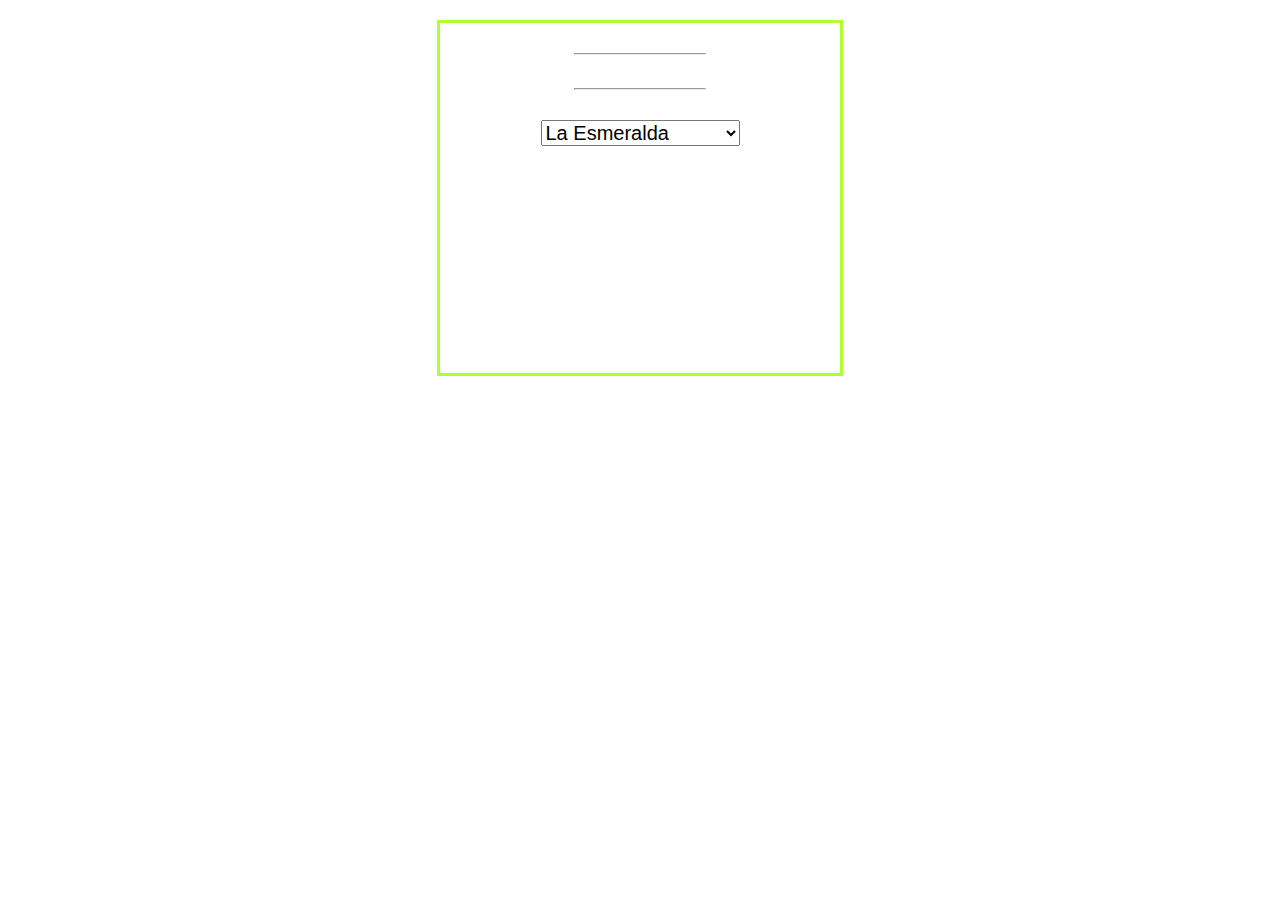
<file: dz_14_blank/04_homework/index.html>
<!DOCTYPE html>
<html lang="ru">

<head>
    <meta charset="UTF-8">
    <meta name="viewport" content="width=device-width, initial-scale=1.0">
    <meta http-equiv="X-UA-Compatible" content="ie=edge">
    <link rel="stylesheet" href="style.css">
    <title>Document</title>
</head>

<body>
    <div class="wrapper">
        <p class="name-city"></p>
        <hr>
        <p class="temperature"></p>
        <p class="text"></p>
        <div class="weather-icons"></div>
        <hr>
        <select id="select-city">
        </select>
    </div>

    <script src="script.js"></script>
</body>

</html>
</file>
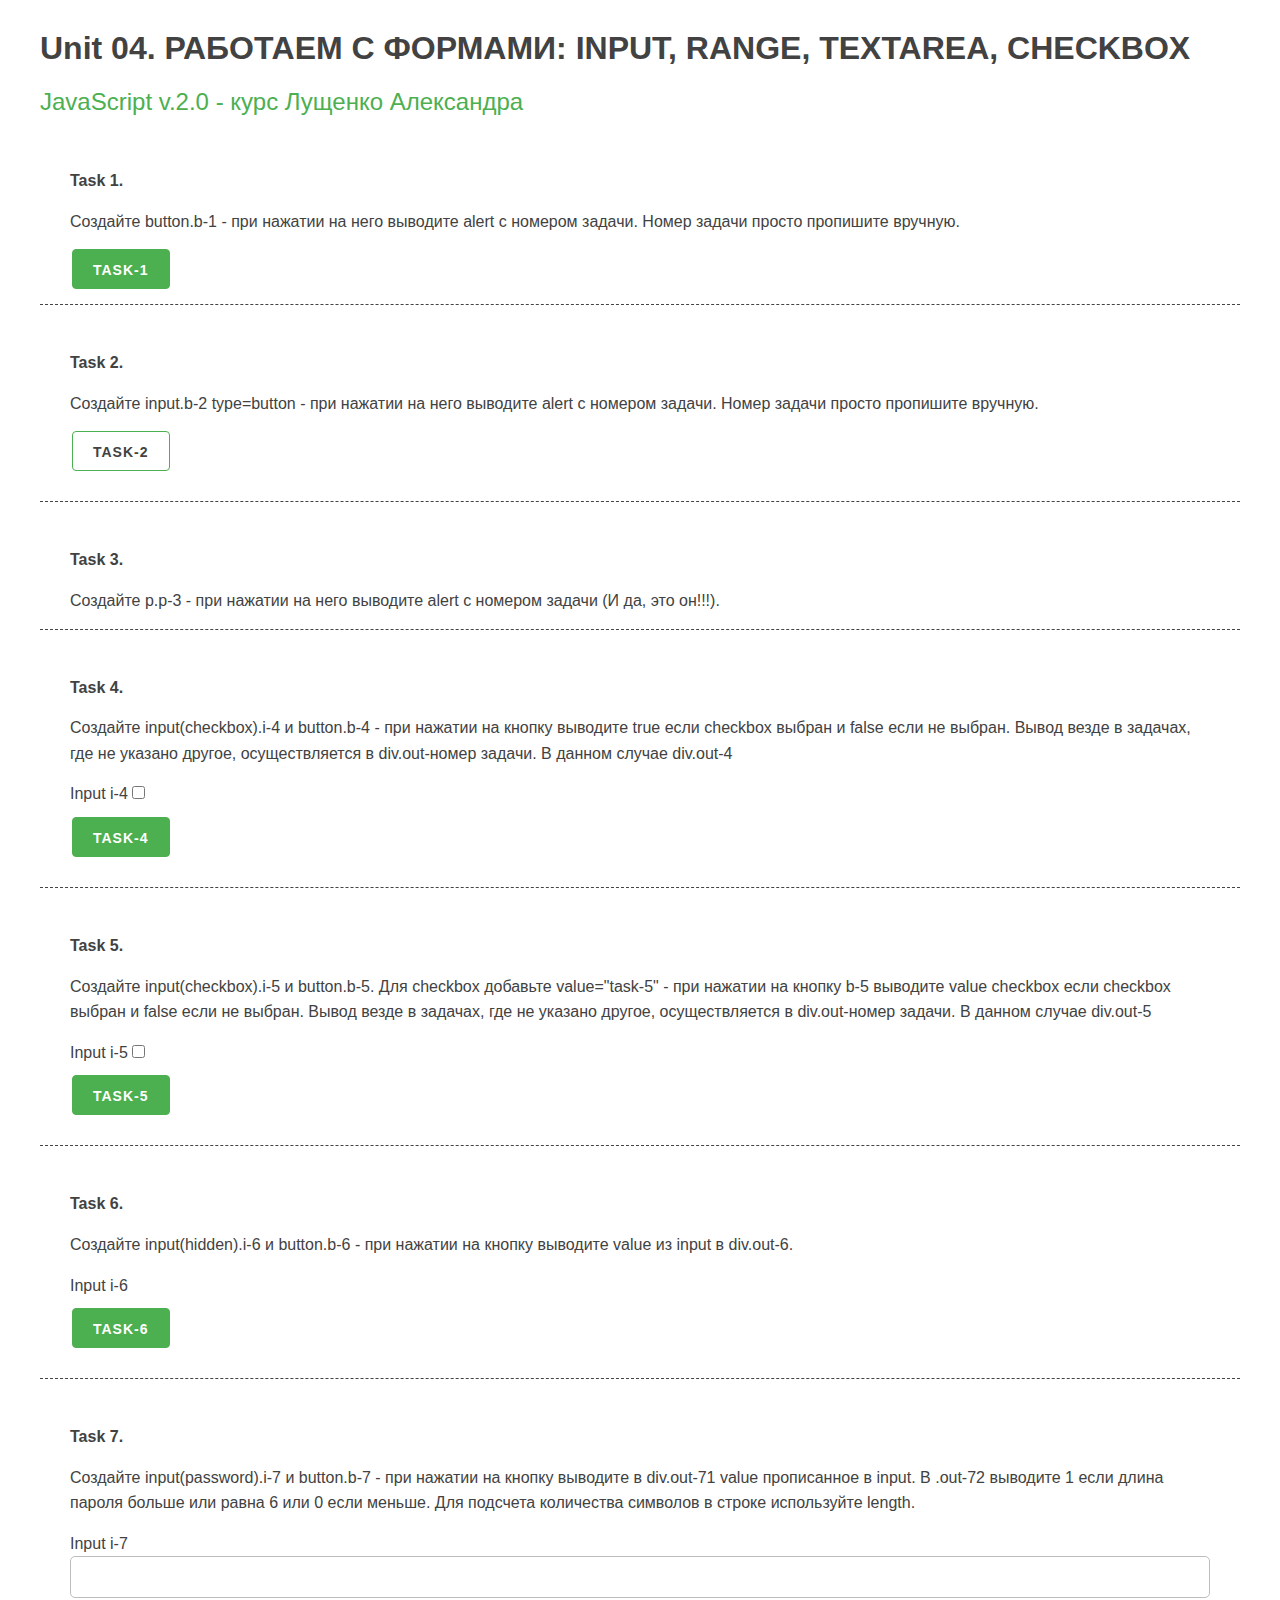
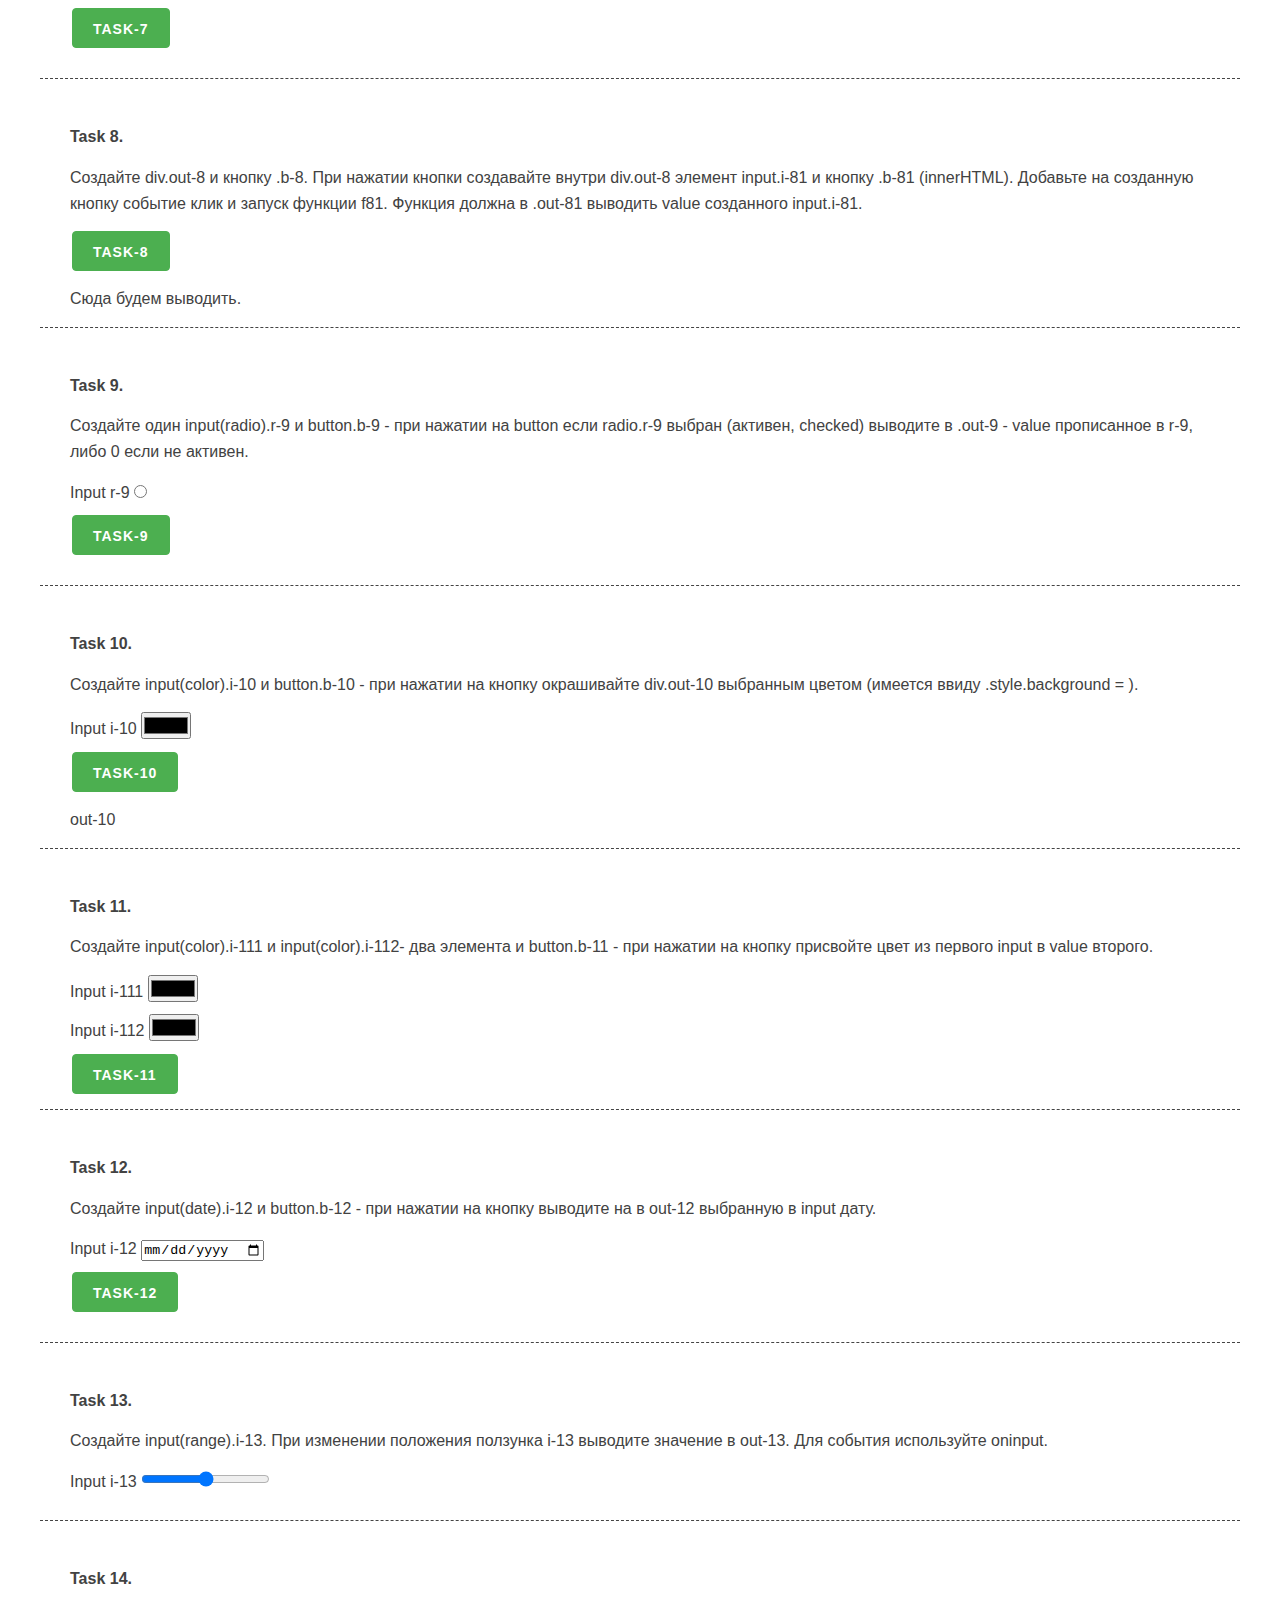
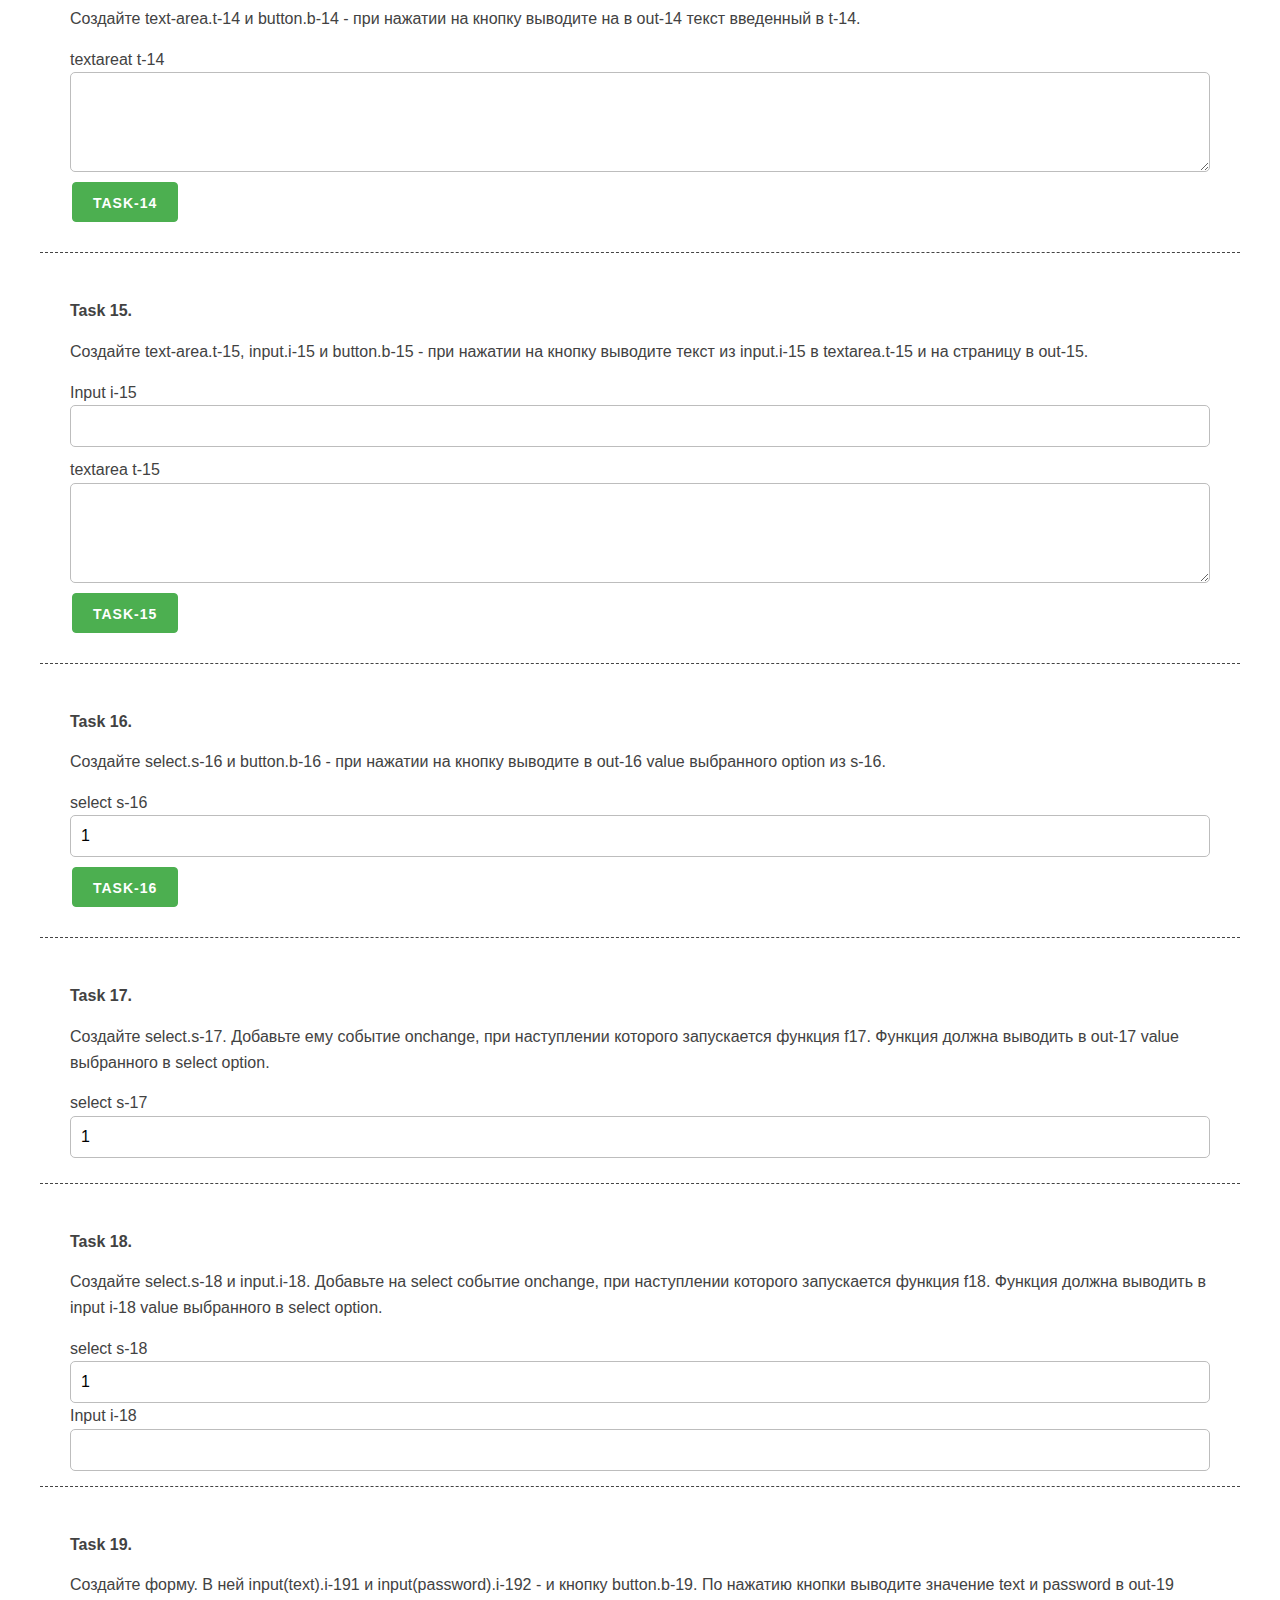
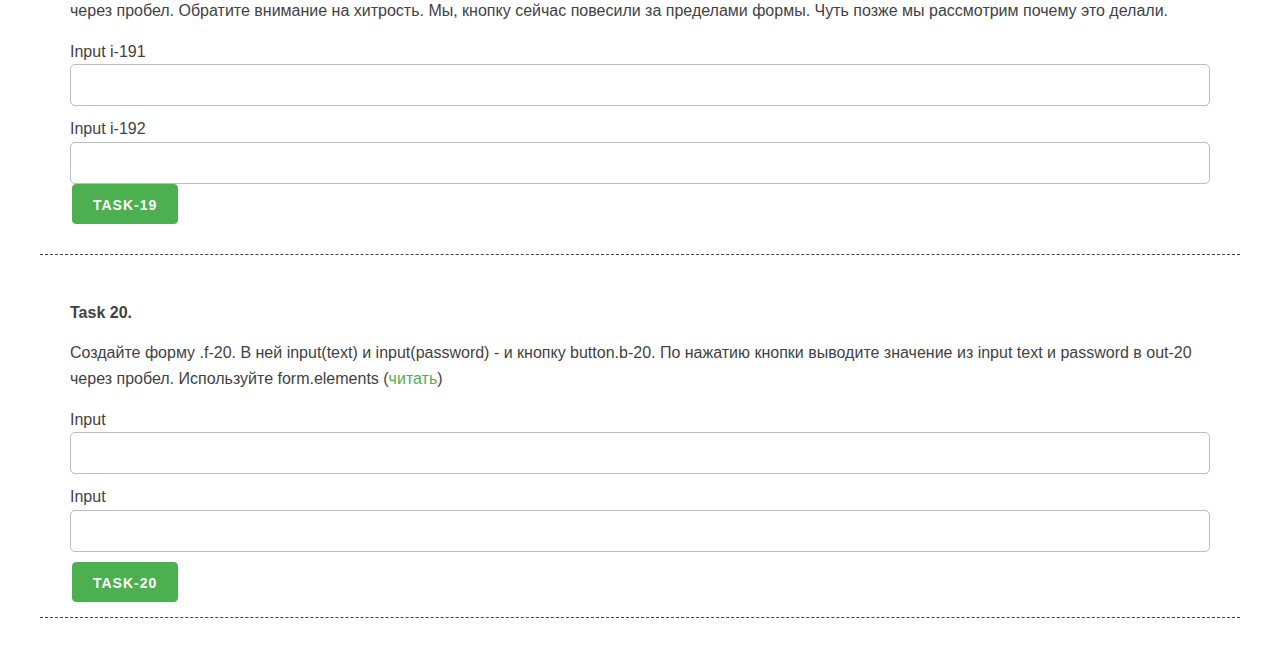
<file: dz_04_blank/unit_04/unit_04.html>
<!DOCTYPE html>
<html lang="en">

<head>
    <meta charset="UTF-8">
    <meta name="viewport" content="width=device-width, initial-scale=1.0">
    <meta http-equiv="X-UA-Compatible" content="ie=edge">
    <link rel="stylesheet" href="css/mustard-ui.min.css">
    <link rel="stylesheet" href="css/style.css">
    <title>Unit 04</title>
</head>

<body>
    <div class="container">
        <h1>Unit 04. РАБОТАЕМ С ФОРМАМИ: INPUT, RANGE, TEXTAREA, CHECKBOX</h1>
        <h2><a href="https://itgid.info/course/javascript-2" target="_blank">JavaScript v.2.0 - курс Лущенко
                Александра</a></h2>

        <section>
            <p><b>Task 1.</b></p>
            <p>Создайте button.b-1 - при нажатии на него выводите alert с номером задачи. Номер задачи просто пропишите вручную.</p>
            <button class="button-primary b-1">Task-1</button>
        </section>

        <section>
            <p><b>Task 2.</b></p>
            <p>Создайте input.b-2 type=button - при нажатии на него выводите alert с номером задачи. Номер задачи просто пропишите вручную. </p>
            <div class="form-control"><input type="button" class="b-2 button-primary" value="Task-2"></div>
        </section>

        <section>
            <p><b>Task 3.</b></p>
            <p class="p-3">Создайте p.p-3 - при нажатии на него выводите alert с номером задачи (И да, это он!!!).</p>
        </section>

        <section>
            <p><b>Task 4.</b></p>
            <p>Создайте input(checkbox).i-4 и button.b-4 - при нажатии на кнопку выводите true если checkbox выбран и
                false если не выбран. Вывод везде в задачах, где не указано другое, осуществляется в div.out-номер
                задачи. В данном случае div.out-4
            </p>
            <div class="form-control">Input i-4 <input type="checkbox" class="i-4"></div>
            <button class="button-primary b-4">Task-4</button>
            <div class="out-4"></div>
        </section>

        <section>
            <p><b>Task 5.</b></p>
            <p>Создайте input(checkbox).i-5 и button.b-5. Для checkbox добавьте value="task-5" - при нажатии на кнопку
                b-5 выводите value checkbox если checkbox выбран и false если не выбран. Вывод везде в задачах, где не
                указано другое, осуществляется в div.out-номер задачи. В данном случае div.out-5</p>
            <div class="form-control">Input i-5 <input type="checkbox" class="i-5" value="task-5"></div>
            <button class="button-primary b-5">Task-5</button>
            <div class="out-5"></div>
        </section>

        <section>
            <p><b>Task 6.</b></p>
            <p>Создайте input(hidden).i-6 и button.b-6 - при нажатии на кнопку выводите value из input в div.out-6.</p>
            <div class="form-control">Input i-6 <input type="hidden" class="i-6" value="8987"></div>
            <button class="button-primary b-6">Task-6</button>
            <div class="out-6"></div>
        </section>

        <section>
            <p><b>Task 7.</b></p>
            <p>Создайте input(password).i-7 и button.b-7 - при нажатии на кнопку выводите в div.out-71 value прописанное
                в input. В .out-72 выводите 1 если длина пароля больше или равна 6 или 0 если меньше. Для подсчета
                количества символов в строке используйте length.</p>
            <div class="form-control">Input i-7 <input type="password" class="i-7"></div>
            <button class="button-primary b-7">Task-7</button>
            <div class="out-71"></div>
            <div class="out-72"></div>
        </section>

        <section>
            <p><b>Task 8.</b></p>
            <p>Создайте div.out-8 и кнопку .b-8. При нажатии кнопки создавайте внутри div.out-8 элемент input.i-81 и
                кнопку .b-81 (innerHTML). Добавьте на созданную кнопку событие клик и запуск функции f81. Функция должна
                в .out-81 выводить value созданного input.i-81.</p>
            <button class="button-primary b-8">Task-8</button>
            <div class="out-8"></div>
            <div class="out-81">Сюда будем выводить.</div>

        </section>

        <section>
            <p><b>Task 9.</b></p>
            <p>Создайте один input(radio).r-9 и button.b-9 - при нажатии на button если radio.r-9 выбран (активен,
                checked) выводите в .out-9 - value прописанное в r-9, либо 0 если не активен.
            </p>
            <div class="form-control">Input r-9 <input type="radio" class="r-9" value="6572"></div>

            <button class="button-primary b-9">Task-9</button>
            <div class="out-9"></div>
        </section>

        <section>
            <p><b>Task 10.</b></p>
            <p>Создайте input(color).i-10 и button.b-10 - при нажатии на кнопку окрашивайте div.out-10 выбранным цветом (имеется ввиду .style.background = ).
            </p>
            <div class="form-control">Input i-10 <input type="color" class="i-10"></div>
            <button class="button-primary b-10">Task-10</button>
            <div class="out-10">out-10</div>
        </section>

        <section>
            <p><b>Task 11.</b></p>
            <p>Создайте input(color).i-111 и input(color).i-112- два элемента и button.b-11 - при нажатии на кнопку
                присвойте цвет из первого input в value второго.</p>
            <div class="form-control">Input i-111 <input type="color" class="i-111"></div>
            <div class="form-control">Input i-112 <input type="color" class="i-112"></div>
            <button class="button-primary b-11">Task-11</button>
        </section>

        <section>
            <p><b>Task 12.</b></p>
            <p>Создайте input(date).i-12 и button.b-12 - при нажатии на кнопку выводите на в out-12 выбранную в input
                дату.</p>
            <div class="form-control">Input i-12 <input type="date" class="i-12"></div>
            <button class="button-primary b-12">Task-12</button>
            <div class="out-12"></div>
        </section>

        <section>
            <p><b>Task 13.</b></p>
            <p>Создайте input(range).i-13. При изменении положения ползунка i-13 выводите значение в out-13. Для события
                используйте oninput.</p>
            <div class="form-control">Input i-13 <input type="range" class="i-13"></div>
            <div class="out-13"></div>
        </section>

        <section>
            <p><b>Task 14.</b></p>
            <p>Создайте text-area.t-14 и button.b-14 - при нажатии на кнопку выводите на в out-14 текст введенный в
                t-14.</p>
            <div class="form-control">textareat t-14 <textarea class="t-14"></textarea></div>
            <button class="button-primary b-14">Task-14</button>
            <div class="out-14"></div>
        </section>

        <section>
            <p><b>Task 15.</b></p>
            <p>Создайте text-area.t-15, input.i-15 и button.b-15 - при нажатии на кнопку выводите текст из input.i-15 в
                textarea.t-15 и на страницу в out-15.</p>
            <div class="form-control">Input i-15 <input type="text" class="i-15"></div>
            <div class="form-control">textarea t-15 <textarea class="t-15"></textarea></div>
            <button class="button-primary b-15">Task-15</button>
            <div class="out-15"></div>
        </section>

        <section>
            <p><b>Task 16.</b></p>
            <p>Создайте select.s-16 и button.b-16 - при нажатии на кнопку выводите в out-16 value выбранного option из
                s-16.</p>
            <div class="form-control"> select s-16
                <select class="s-16">
                    <option value="one">1</option>
                    <option value="two">2</option>
                    <option value="five">5</option>
                </select>
            </div>
            <button class="button-primary b-16">Task-16</button>
            <div class="out-16"></div>
        </section>

        <section>
            <p><b>Task 17.</b></p>
            <p>Создайте select.s-17. Добавьте ему событие onchange, при наступлении которого запускается функция f17.
                Функция должна выводить в out-17 value выбранного в select option.</p>
            <div class="form-control"> select s-17
                <select class="s-17">
                    <option value="one">1</option>
                    <option value="two">2</option>
                    <option value="five">5</option>
                </select>
            </div>
            <div class="out-17"></div>
        </section>

        <section>
            <p><b>Task 18.</b></p>
            <p>Создайте select.s-18 и input.i-18. Добавьте на select событие onchange, при наступлении которого
                запускается функция f18. Функция должна выводить в input i-18 value выбранного в select option.</p>
            <div class="form-control"> select s-18
                <select class="s-18">
                    <option value="one">1</option>
                    <option value="two">2</option>
                    <option value="five">5</option>
                </select>
                <div class="form-control">Input i-18 <input type="text" class="i-18"></div>
            </div>
        </section>

        <section>
            <p><b>Task 19.</b></p>
            <p>Создайте форму. В ней input(text).i-191 и input(password).i-192 - и кнопку button.b-19. По нажатию кнопки
                выводите значение text и password в out-19 через пробел. Обратите внимание на хитрость. Мы, кнопку
                сейчас повесили за пределами формы. Чуть позже мы рассмотрим почему это делали.</p>
            <form action="">
                <div class="form-control">Input i-191 <input type="text" class="i-191"></div>
                <div class="form-control">Input i-192 <input type="password" class="i-192"></div>
            </form>
            <button class="button-primary b-19">Task-19</button>
            <div class="out-19"></div>
        </section>

        <section>
            <p><b>Task 20.</b></p>
            <p>Создайте форму .f-20. В ней input(text) и input(password) - и кнопку button.b-20. По нажатию кнопки
                выводите значение из input text и password в out-20 через пробел. Используйте form.elements (<a
                    target="_blank"
                    href="https://developer.mozilla.org/en-US/docs/Web/API/HTMLFormElement/elements">читать</a>)</p>
            <form class="f-20">
                <div class="form-control">Input <input type="text" name="username"></div>
                <div class="form-control">Input <input type="password" name="password"></div>

                <button class="button-primary b-20">Task-20</button>
            </form>
            <div class="out-20"></div>
        </section>

    </div>

    <script src="unit_04.js"></script>
</body>

</html>
</file>
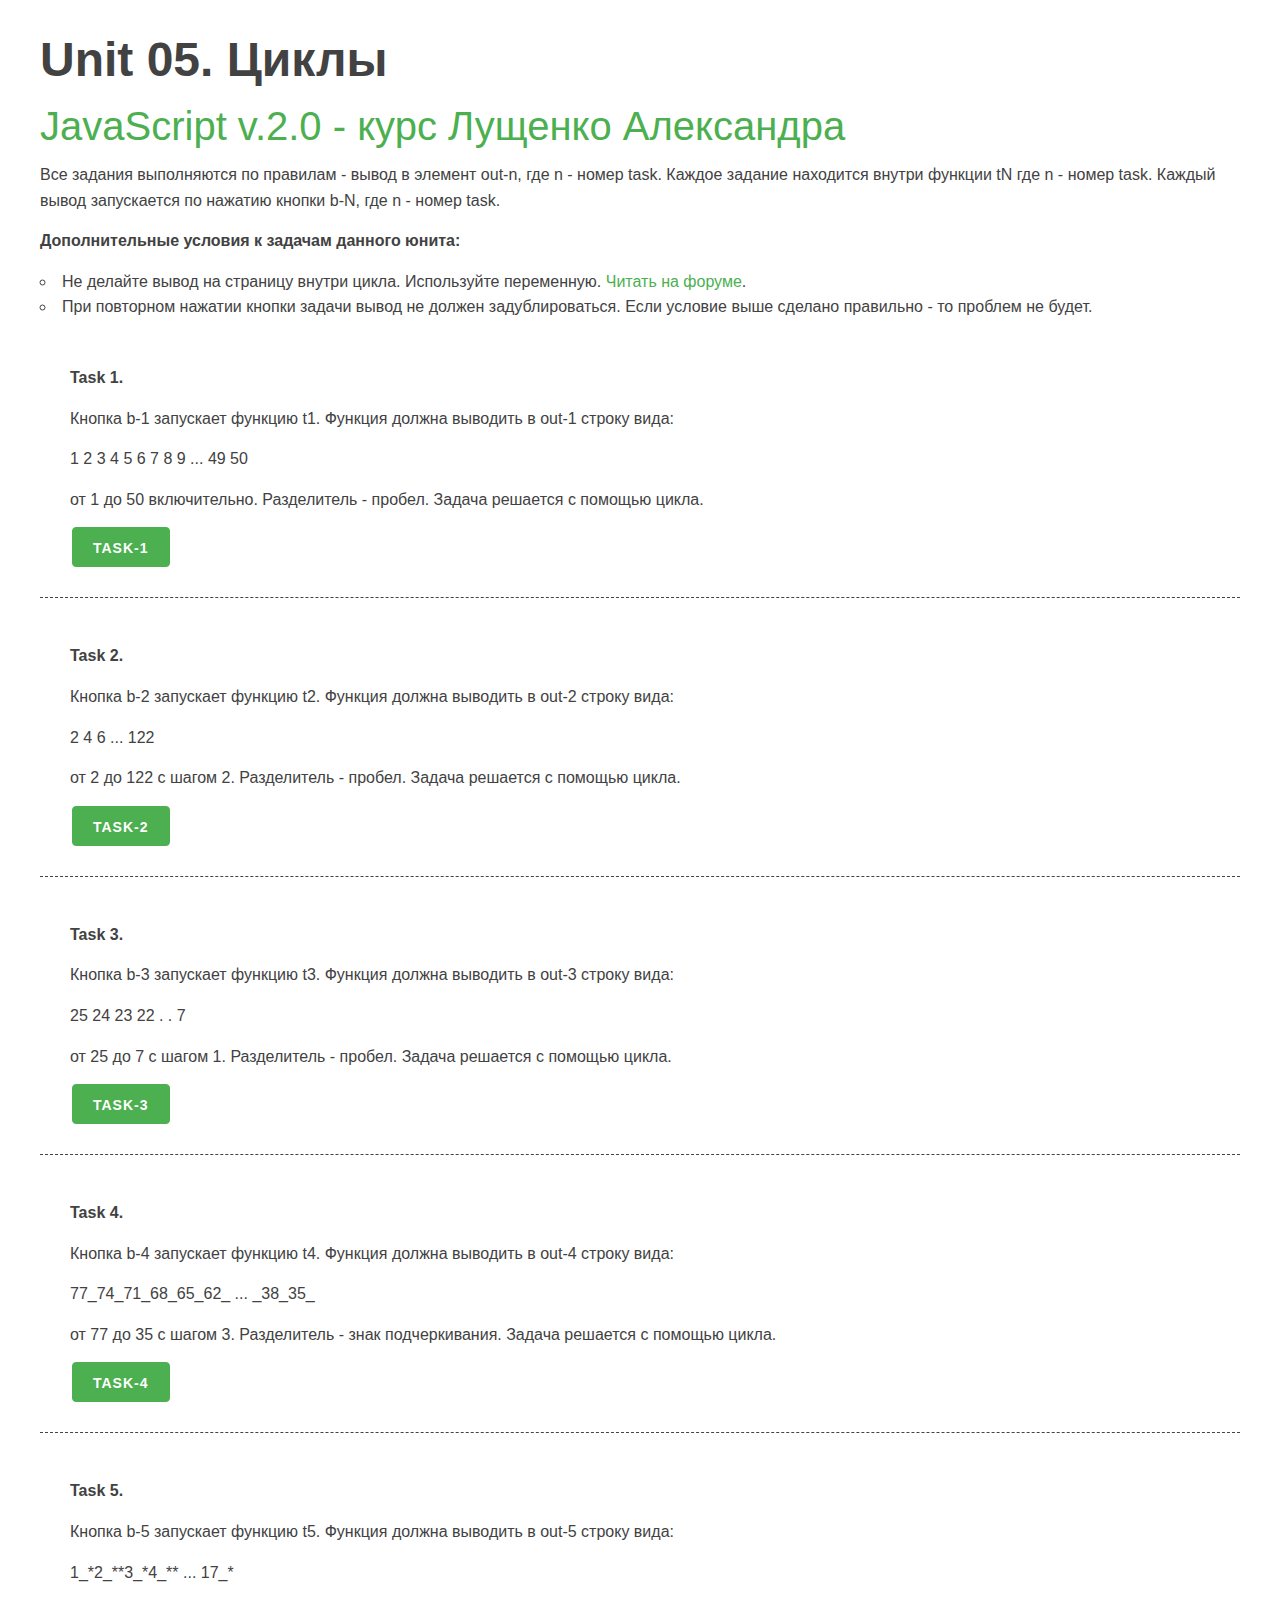
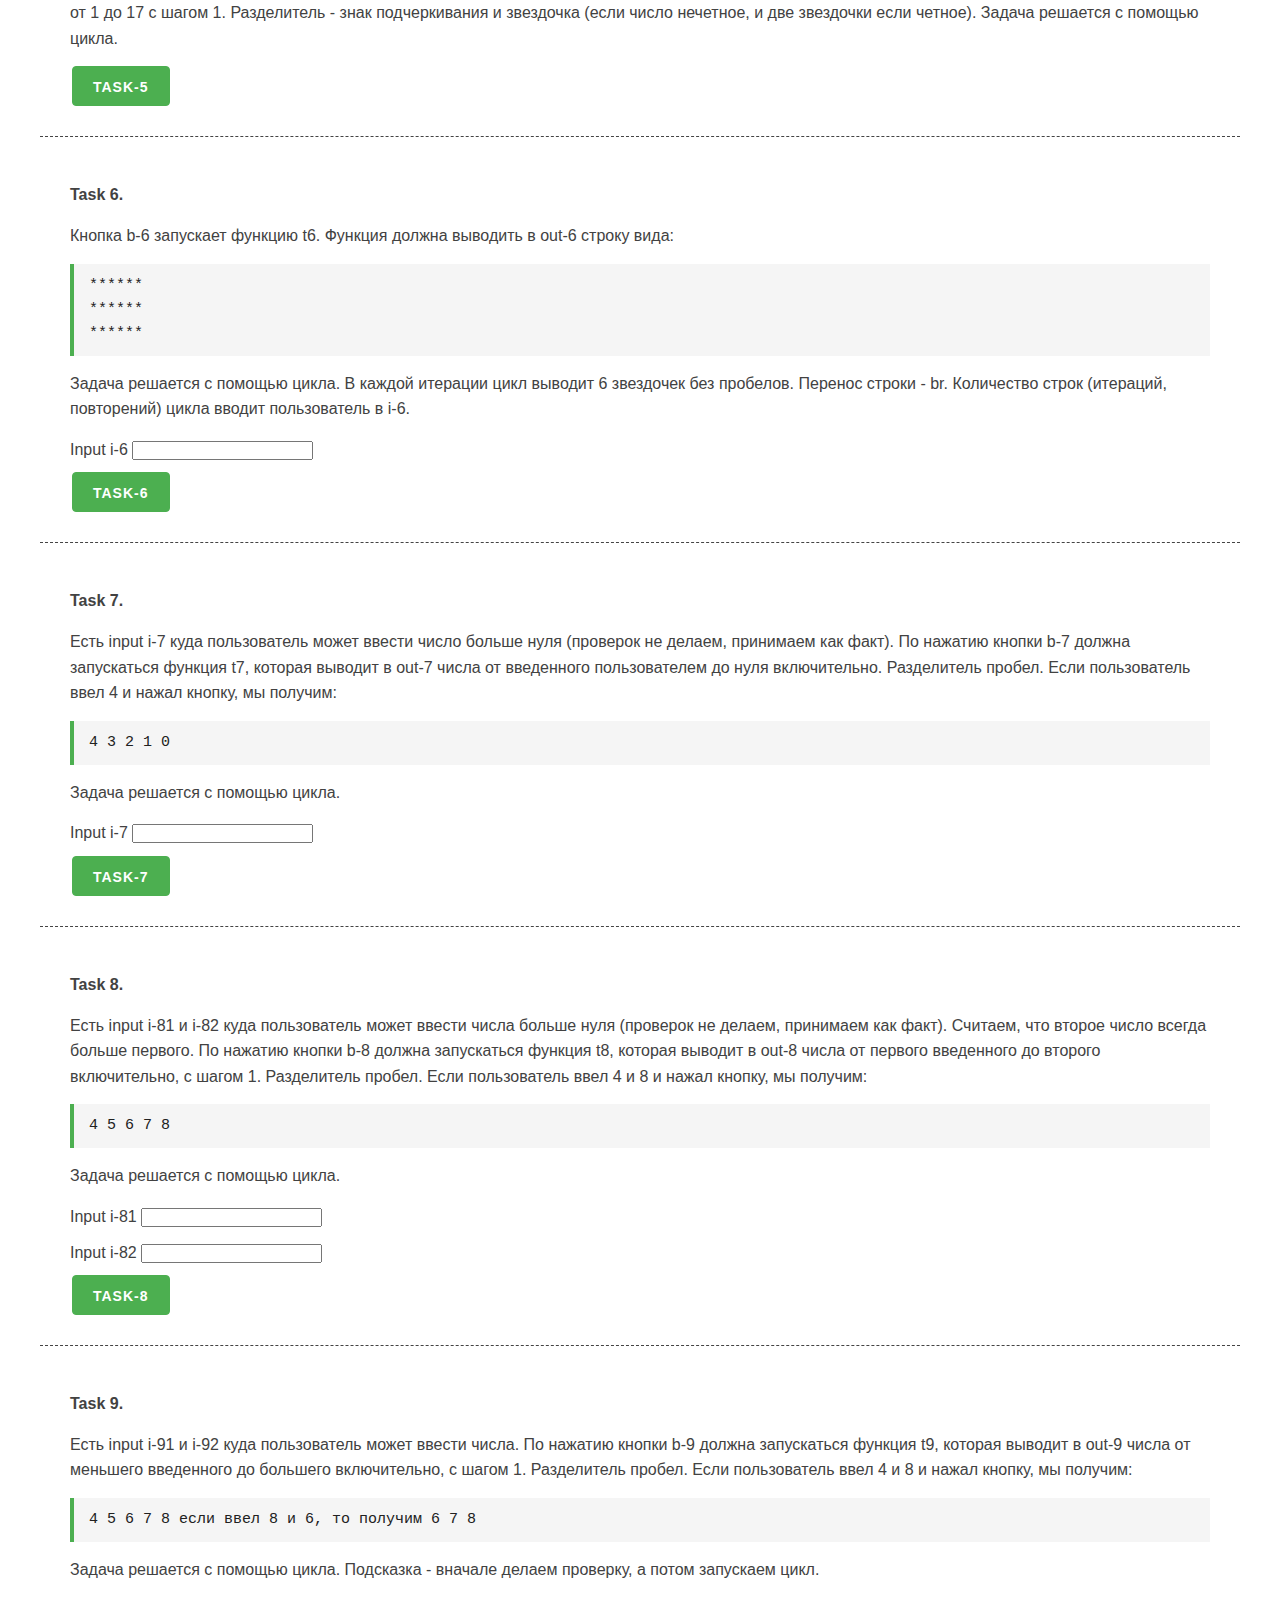
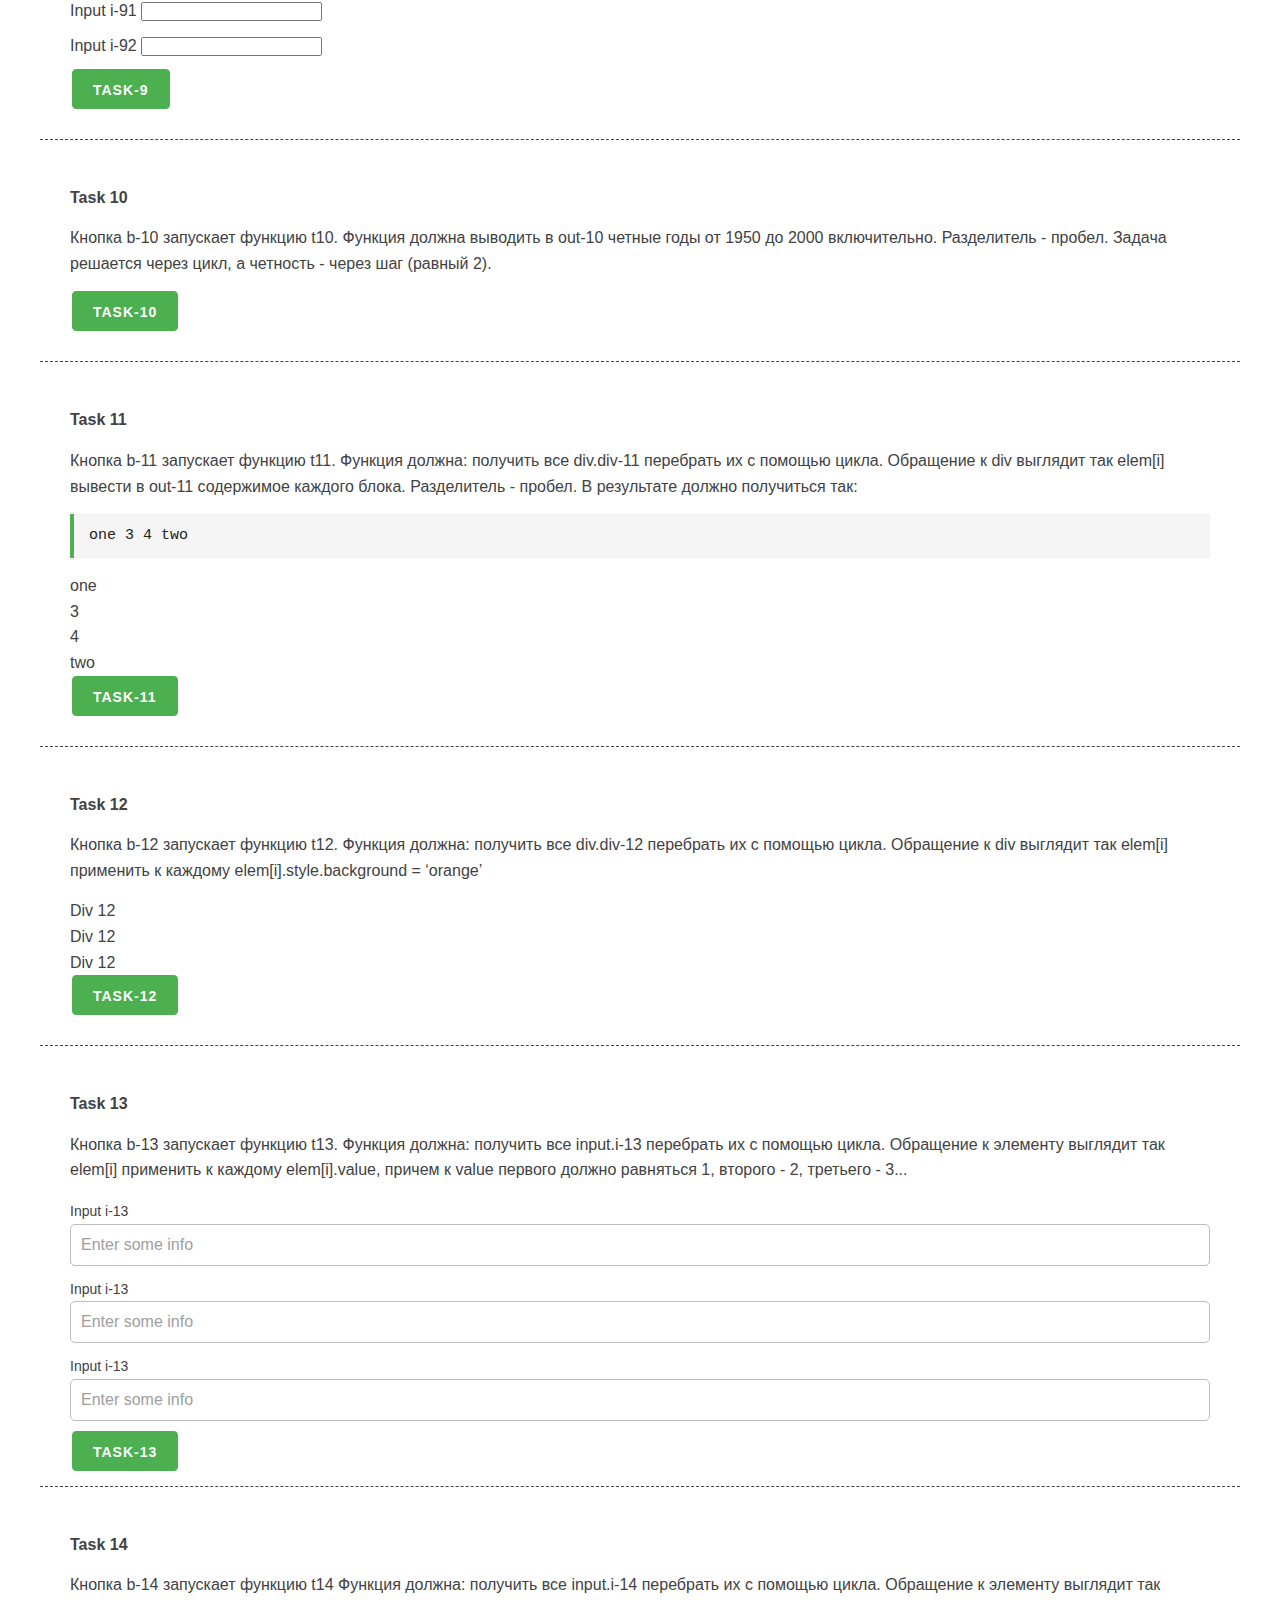
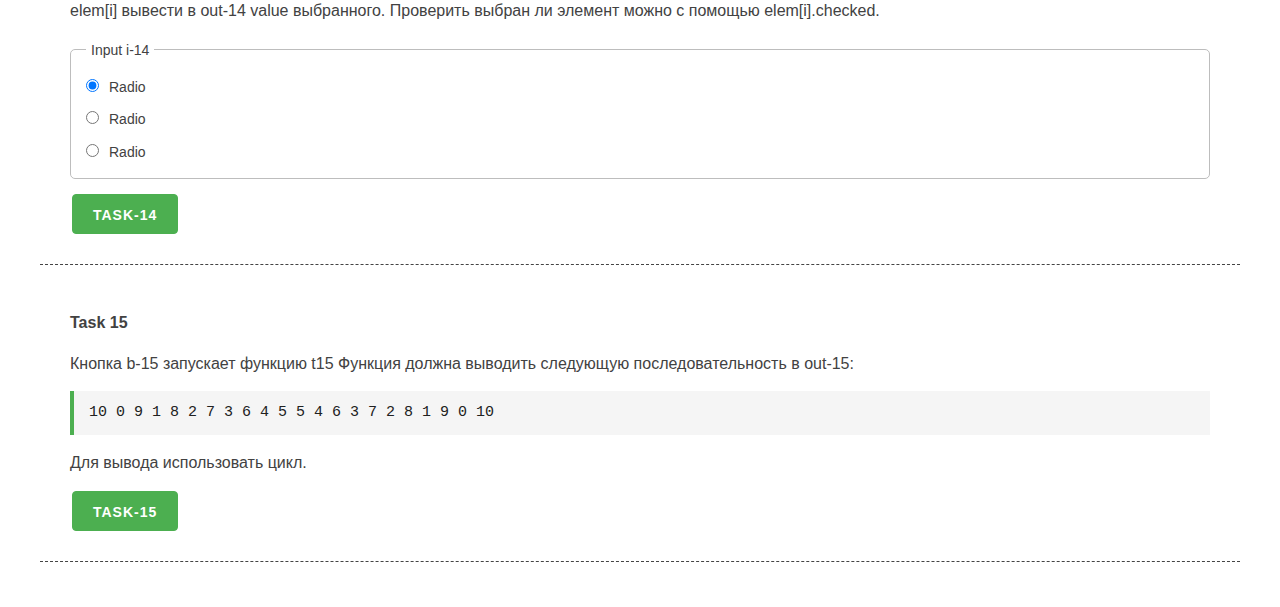
<file: dz_05_blank/unit_05/unit_05.html>
<!DOCTYPE html>
<html lang="en">

<head>
    <meta charset="UTF-8">
    <meta name="viewport" content="width=device-width, initial-scale=1.0">
    <meta http-equiv="X-UA-Compatible" content="ie=edge">
    <link rel="stylesheet" href="css/mustard-ui.min.css">
    <link rel="stylesheet" href="css/style.css">
    <title>Unit 05</title>
</head>

<body>
    <div class="container">
        <h1>Unit 05. Циклы</h1>
        <h2><a href="https://itgid.info/course/javascript-2" target="_blank">JavaScript v.2.0 - курс Лущенко
                Александра</a></h2>
        <p>Все задания выполняются по правилам - вывод в элемент out-n, где n - номер task. Каждое задание находится
            внутри функции tN где n - номер task. Каждый вывод запускается по нажатию кнопки b-N, где n - номер task.</p>
        <p><strong>Дополнительные условия к задачам данного юнита:</strong></p>
        <ul>
            <li>Не делайте вывод на страницу внутри цикла. Используйте переменную. <a href="https://itgid.info/forum/post?course=1&unit=28&task=564" target="_blank">Читать на форуме</a>.</li>
            <li>При повторном нажатии кнопки задачи вывод не должен задублироваться. Если условие выше сделано правильно - то проблем не будет.</li>
        </ul>
        <section>
            <p><b>Task 1.</b></p>
            <p>Кнопка b-1 запускает функцию t1. Функция должна выводить в out-1 строку вида:</p>
            <p>1 2 3 4 5 6 7 8 9 ... 49 50</p>
            от 1 до 50 включительно. Разделитель - пробел. Задача решается с помощью цикла.</p>

            <button class="button-primary b-1">Task-1</button>
            <div class="out-1"></div>
        </section>

        <section>
            <p><b>Task 2.</b></p>
            <p>Кнопка b-2 запускает функцию t2. Функция должна выводить в out-2 строку вида:</p>
            <p>2 4 6 ... 122</p>
            <p>от 2 до 122 c шагом 2. Разделитель - пробел. Задача решается с помощью цикла.</p>
            <button class="button-primary b-2">Task-2</button>
            <div class="out-2"></div>
        </section>

        <section>
            <p><b>Task 3.</b></p>
            <p>Кнопка b-3 запускает функцию t3. Функция должна выводить в out-3 строку вида:</p>
            <p> 25 24 23 22 . . 7</p>
            <p> от 25 до 7 c шагом 1. Разделитель - пробел. Задача решается с помощью цикла.</p>
            <button class="button-primary b-3">Task-3</button>
            <div class="out-3"></div>
        </section>

        <section>
            <p><b>Task 4.</b></p>
            <p>Кнопка b-4 запускает функцию t4. Функция должна выводить в out-4 строку вида: </p>
            <p> 77_74_71_68_65_62_ ... _38_35_ </p>
            <p> от 77 до 35 c шагом 3. Разделитель - знак подчеркивания. Задача решается с помощью цикла.
            </p>
            <button class="button-primary b-4">Task-4</button>
            <div class="out-4"></div>
        </section>

        <section>
            <p><b>Task 5.</b></p>
            <p>Кнопка b-5 запускает функцию t5. Функция должна выводить в out-5 строку вида:</p>
            <p> 1_*2_**3_*4_** ... 17_*</p>
            <p> от 1 до 17 c шагом 1. Разделитель - знак подчеркивания и звездочка (если число нечетное, и две звездочки
                если четное). Задача решается с помощью цикла.
            </p>
            <button class="button-primary b-5">Task-5</button>
            <div class="out-5"></div>
        </section>

        <section>
            <p><b>Task 6.</b></p>
            <p>Кнопка b-6 запускает функцию t6. Функция должна выводить в out-6 строку вида: </p>
            <pre>
                ******<br>
                ******<br>
                ******<br>
            </pre>
            <p> Задача решается с помощью цикла. В каждой итерации цикл выводит 6 звездочек без пробелов. Перенос строки - br. Количество строк (итераций, повторений) цикла вводит пользователь в i-6.
            </p>
            <div class="form-control">Input i-6 <input type="number" class="i-6"></div>
            <button class="button-primary b-6">Task-6</button>
            <div class="out-6"></div>
        </section>

        <section>
            <p><b>Task 7.</b></p>
            <p>Есть input i-7 куда пользователь может ввести число больше нуля (проверок не делаем, принимаем как факт).
                По нажатию кнопки b-7 должна запускаться функция t7, которая выводит в out-7 числа от введенного
                пользователем до нуля включительно. Разделитель пробел. Если пользователь ввел 4 и нажал кнопку, мы
                получим:</p>
            <pre>
            4 3 2 1 0
            </pre>
            <p>Задача решается с помощью цикла.</p>
            <div class="form-control">Input i-7 <input type="number" class="i-7"></div>
            <button class="button-primary b-7">Task-7</button>
            <div class="out-7"></div>
        </section>


        <section>
            <p><b>Task 8.</b></p>
            <p>Есть input i-81 и i-82 куда пользователь может ввести числа больше нуля (проверок не делаем, принимаем
                как факт). Считаем, что второе число всегда больше первого. По нажатию кнопки b-8 должна запускаться
                функция t8, которая выводит в out-8 числа от первого введенного до второго включительно, с шагом 1.
                Разделитель пробел. Если пользователь ввел 4 и 8 и нажал кнопку, мы получим:</p>
            <pre>
                4 5 6 7 8
            </pre>
            <p>Задача решается с помощью цикла.</p>
            <div class="form-control">Input i-81 <input type="number" class="i-81"></div>
            <div class="form-control">Input i-82 <input type="number" class="i-82"></div>

            <button class="button-primary b-8">Task-8</button>
            <div class="out-8"></div>
        </section>

        <section>
            <p><b>Task 9.</b></p>
            <p>Есть input i-91 и i-92 куда пользователь может ввести числа. По нажатию кнопки b-9 должна запускаться
                функция t9, которая выводит в out-9 числа от меньшего введенного до большего включительно, с шагом 1.
                Разделитель пробел. Если пользователь ввел 4 и 8 и нажал кнопку, мы получим:</p>
            <pre>
                4 5 6 7 8
                если ввел 8 и 6, то получим
                6 7 8
            </pre>
            <p> Задача решается с помощью цикла. Подсказка - вначале делаем проверку, а потом запускаем цикл.</p>
            <div class="form-control">Input i-91 <input type="number" class="i-91"></div>
            <div class="form-control">Input i-92 <input type="number" class="i-92"></div>
            <button class="button-primary b-9">Task-9</button>
            <div class="out-9"></div>
        </section>

        <section>
            <p><b>Task 10</b></p>
            <p>Кнопка b-10 запускает функцию t10. Функция должна выводить в out-10 четные годы от 1950 до 2000
                включительно. Разделитель - пробел. Задача решается через цикл, а четность - через шаг (равный 2).</p>
            <button class="button-primary b-10">Task-10</button>
            <div class="out-10"></div>
        </section>

        <section>
            <p><b>Task 11</b></p>
            <p>Кнопка b-11 запускает функцию t11. Функция должна:
                получить все div.div-11
                перебрать их с помощью цикла. Обращение к div выглядит так elem[i]
                вывести в out-11 содержимое каждого блока. Разделитель - пробел.
                В результате должно получиться так:</p>
            <pre>
                one 3 4 two
            </pre>
            <div class="div-11">one</div>
            <div class="div-11">3</div>
            <div class="div-11">4</div>
            <div class="div-11">two</div>
            <button class="button-primary b-11">Task-11</button>
            <div class="out-11"></div>
        </section>

        <section>
            <p><b>Task 12</b></p>
            <p>Кнопка b-12 запускает функцию t12. Функция должна:
                получить все div.div-12
                перебрать их с помощью цикла. Обращение к div выглядит так elem[i]
                применить к каждому elem[i].style.background = ‘orange’</p>
            <div class="div-12">Div 12</div>
            <div class="div-12">Div 12</div>
            <div class="div-12">Div 12</div>
            <button class="button-primary b-12">Task-12</button>
            <div class="out-12"></div>
        </section>

        <section>
            <p><b>Task 13</b></p>
            <p>Кнопка b-13 запускает функцию t13. Функция должна:
                получить все input.i-13
                перебрать их с помощью цикла. Обращение к элементу выглядит так elem[i]
                применить к каждому elem[i].value, причем к value первого должно равняться 1, второго - 2, третьего -
                3...
            </p>
            <div class="form-control">
                <label>Input i-13</label>
                <input type="text" placeholder="Enter some info" class="i-13">
            </div>
            <div class="form-control">
                <label>Input i-13</label>
                <input type="text" placeholder="Enter some info" class="i-13">
            </div>
            <div class="form-control">
                <label>Input i-13</label>
                <input type="text" placeholder="Enter some info" class="i-13">
            </div>
            <button class="button-primary b-13">Task-13</button>
        </section>

        <section>
            <p><b>Task 14</b></p>
            <p>Кнопка b-14 запускает функцию t14 Функция должна:
                получить все input.i-14
                перебрать их с помощью цикла. Обращение к элементу выглядит так elem[i]
                вывести в out-14 value выбранного. Проверить выбран ли элемент можно с помощью elem[i].checked.
            </p>
            <fieldset>
                <legend>Input i-14</legend>
                <div class="form-control">
                    <label><input type="radio" name="i-14" class="i-14" checked value="333">Radio</label>
                </div>
                <div class="form-control">
                    <label><input type="radio" name="i-14" class="i-14" value="444">Radio</label>
                </div>
                <div class="form-control">
                    <label><input type="radio" name="i-14" class="i-14" value="555">Radio</label>
                </div>
            </fieldset>
            <button class="button-primary b-14">Task-14</button>
            <div class="out-14"></div>
        </section>

        <section>
            <p><b>Task 15</b></p>
            <p>Кнопка b-15 запускает функцию t15 Функция должна выводить следующую последовательность в out-15:</p>
            <pre>
                10 0 9 1 8 2 7 3 6 4 5 5 4 6 3 7 2 8 1 9 0 10
               </pre>
            <p> Для вывода использовать цикл.
            </p>

            <button class="button-primary b-15">Task-15</button>
            <div class="out-15"></div>
        </section>
    </div>

    <script src="unit_05.js"></script>
</body>

</html>
</file>
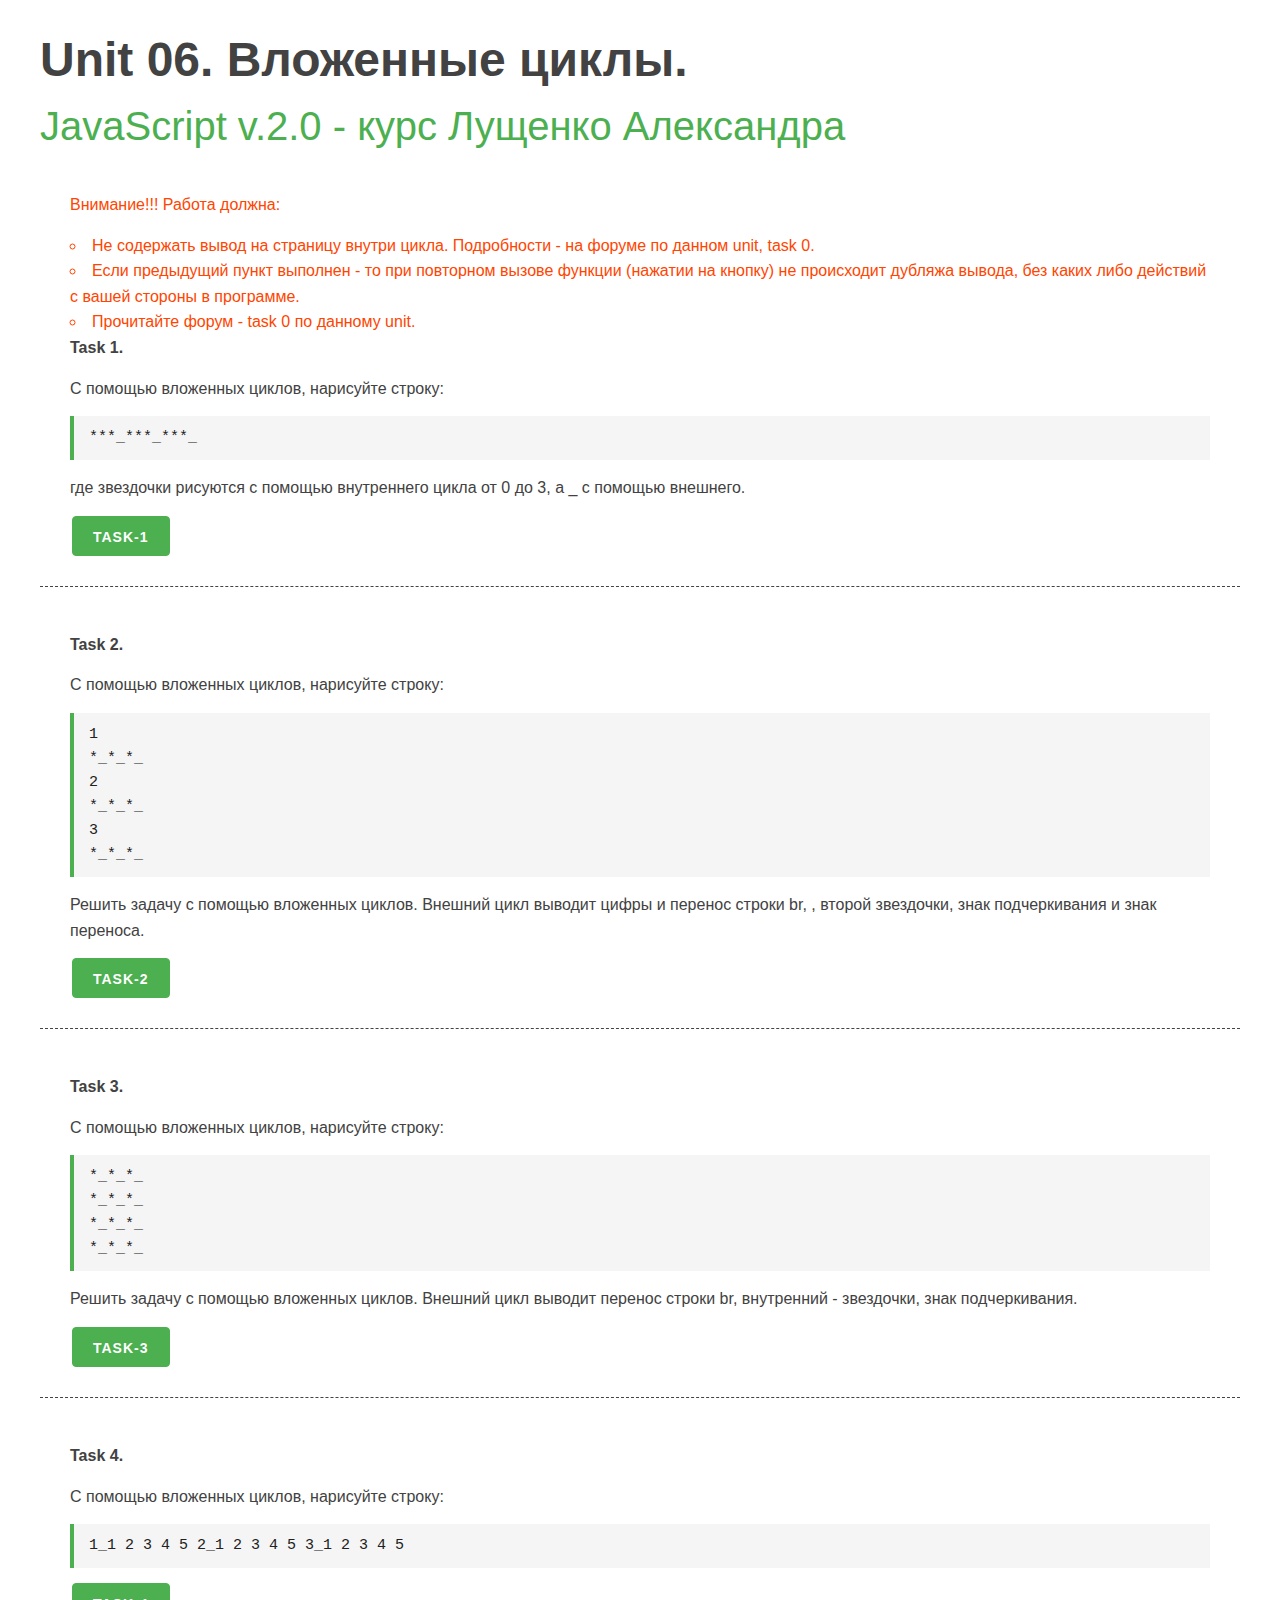
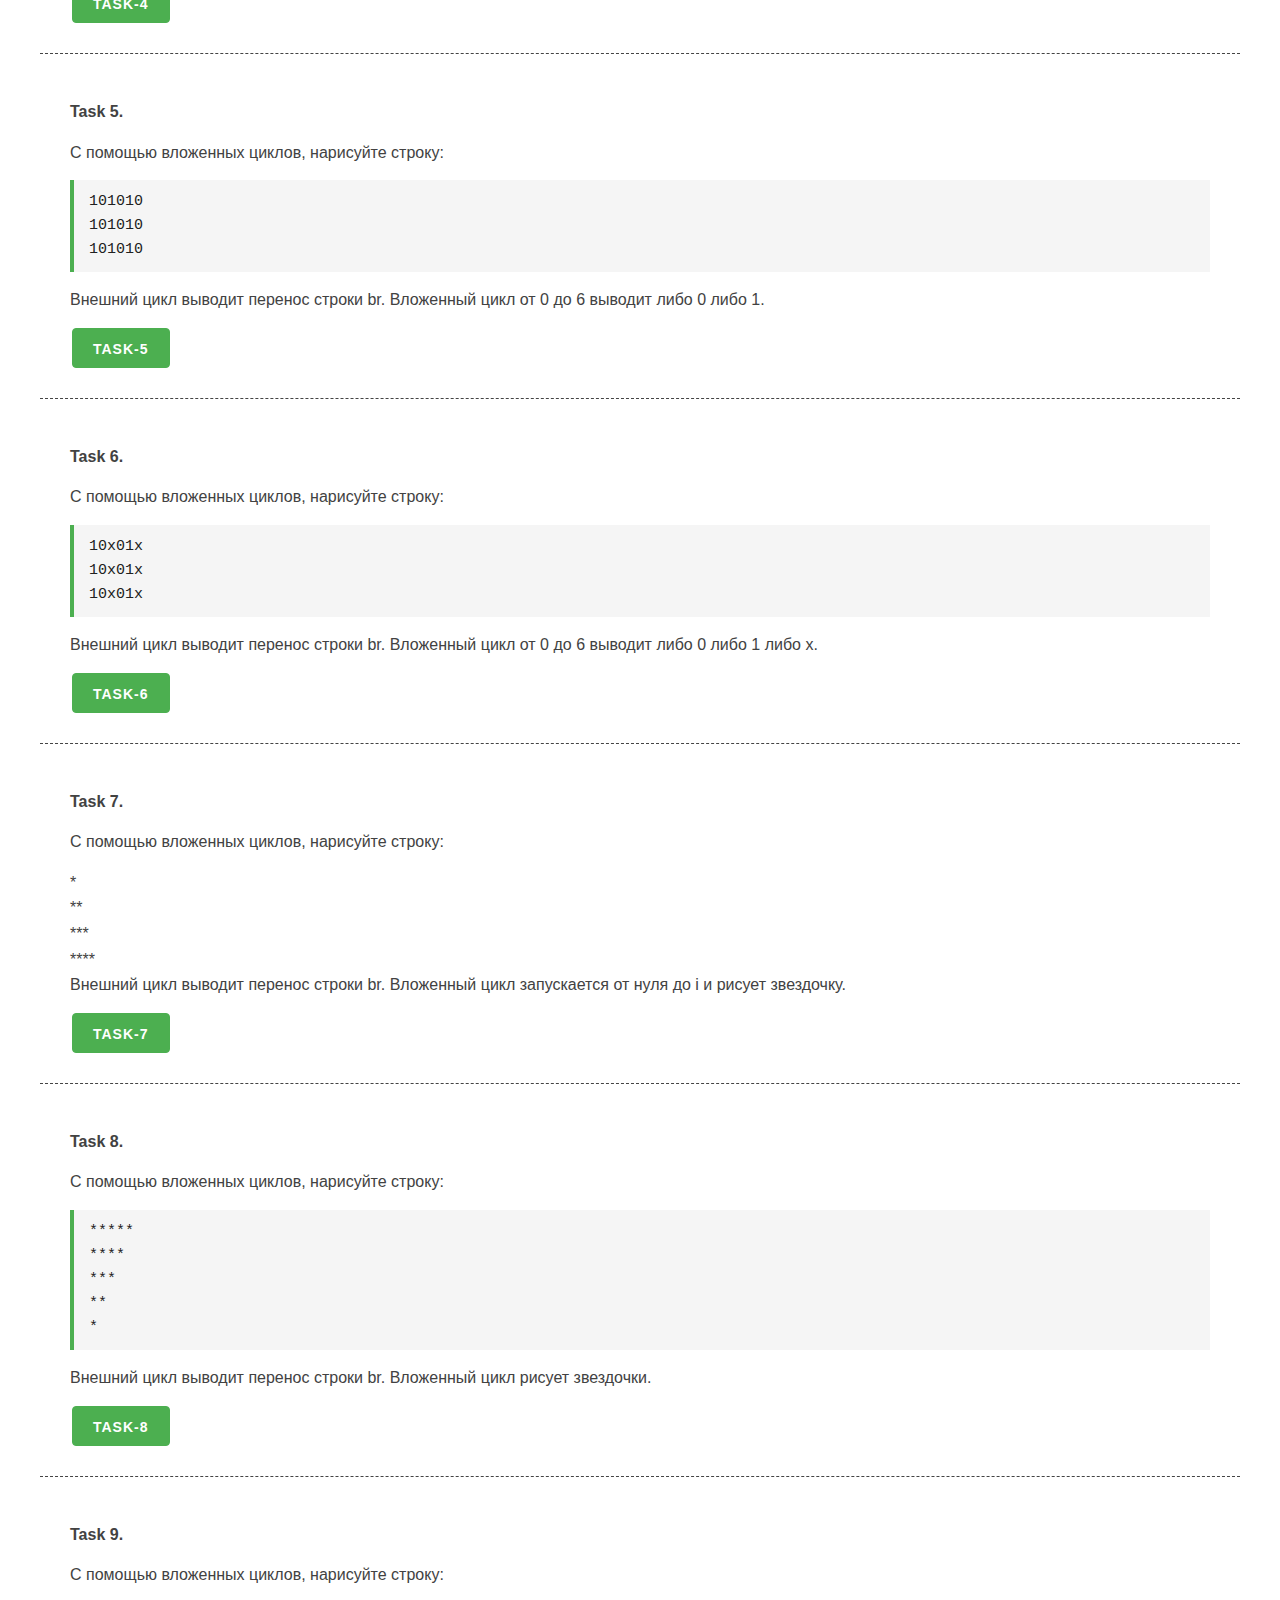
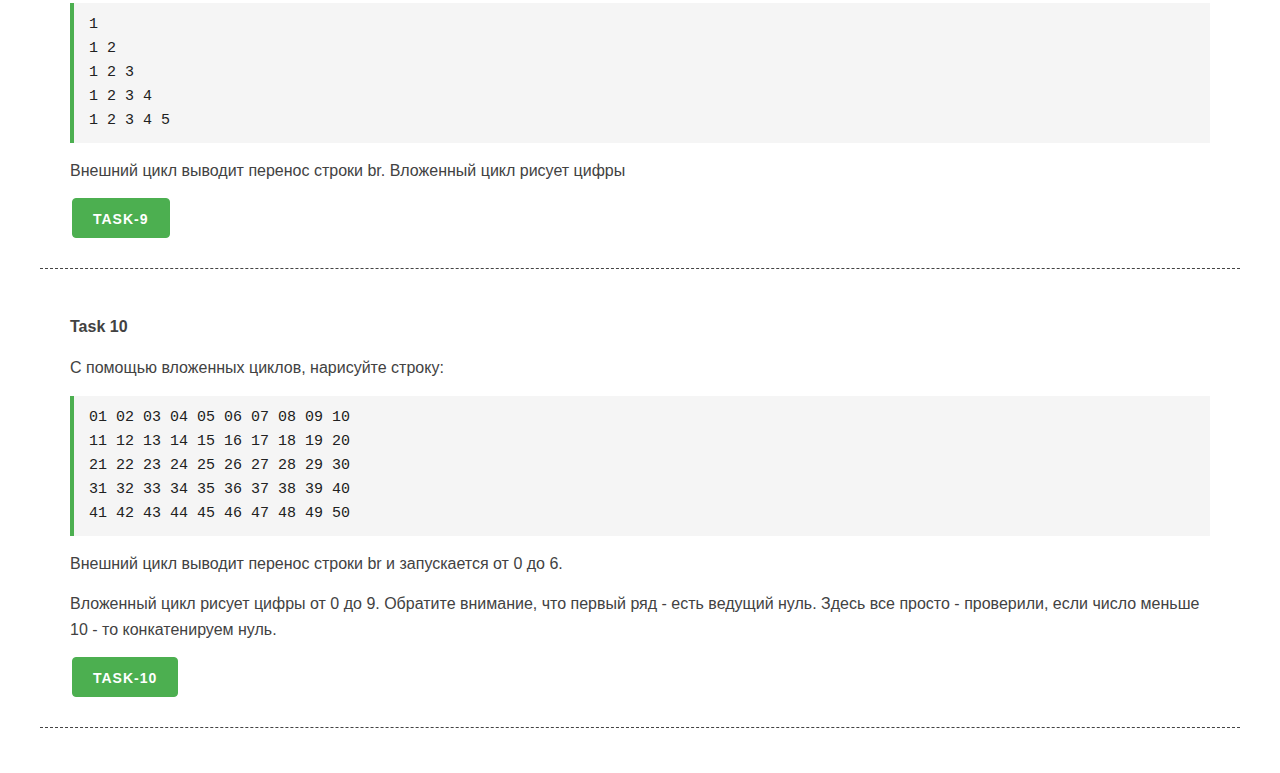
<file: dz_06_blank/unit_06/unit_06.html>
<!DOCTYPE html>
<html lang="en">

<head>
    <meta charset="UTF-8">
    <meta name="viewport" content="width=device-width, initial-scale=1.0">
    <meta http-equiv="X-UA-Compatible" content="ie=edge">
    <link rel="stylesheet" href="css/mustard-ui.min.css">
    <link rel="stylesheet" href="css/style.css">
    <title>Unit 06</title>
</head>

<body>
    <div class="container">
        <h1>Unit 06. Вложенные циклы.</h1>
        <h2><a href="https://itgid.info/course/javascript-2" target="_blank">JavaScript v.2.0 - курс Лущенко
                Александра</a></h2>
        <section>
		<div style="color: orangered">
		<p>Внимание!!! Работа должна:</p>
		<ul>
		  <li>Не содержать вывод на страницу внутри цикла. Подробности - на форуме по данном unit, task 0.</li>
		  <li>Если предыдущий пункт выполнен - то при повторном вызове функции (нажатии на кнопку) не происходит дубляжа вывода, без каких либо действий с вашей стороны  в программе.</li>
		  <li>Прочитайте форум - task 0 по данному unit.</li>
		</ul>
		</div>
            <p><b>Task 1.</b></p>
            <p>С помощью вложенных циклов, нарисуйте строку:</p>
            <pre>
***_***_***_
</pre>
            <p>где звездочки рисуются с помощью внутреннего цикла от 0 до 3, а _ с помощью внешнего.</p>
            <button class="button-primary b-1">Task-1</button>
            <div class="out-1"></div>
        </section>

        <section>
            <p><b>Task 2.</b></p>
            <p>С помощью вложенных циклов, нарисуйте строку:</p>
            <pre>
1<br>
*_*_*_<br>
2<br>
*_*_*_<br>
3<br>
*_*_*_<br>
</pre>
            <p>Решить задачу с помощью вложенных циклов. Внешний цикл выводит цифры и перенос строки br, , второй
                звездочки, знак подчеркивания и знак переноса.</p>
            <button class="button-primary b-2">Task-2</button>
            <div class="out-2"></div>
        </section>

        <section>
            <p><b>Task 3.</b></p>
            <p>С помощью вложенных циклов, нарисуйте строку:</p>
            <pre>
*_*_*_<br>
*_*_*_<br>
*_*_*_<br>
*_*_*_<br>
</pre>
            <p>Решить задачу с помощью вложенных циклов. Внешний цикл выводит перенос строки br, внутренний - звездочки,
                знак подчеркивания.</p>
            <button class="button-primary b-3">Task-3</button>
            <div class="out-3"></div>
        </section>

        <section>
            <p><b>Task 4.</b></p>
            <p>С помощью вложенных циклов, нарисуйте строку:</p>
            <pre>
                1_1 2 3 4 5 2_1 2 3 4 5 3_1 2 3 4 5
</pre>
            <button class="button-primary b-4">Task-4</button>
            <div class="out-4"></div>
        </section>

        <section>
            <p><b>Task 5.</b></p>
            <p>С помощью вложенных циклов, нарисуйте строку:</p>
            <pre>
101010<br>
101010<br>
101010<br>
</pre>
            <p>Внешний цикл выводит перенос строки br. Вложенный цикл от 0 до 6 выводит либо 0 либо 1.</p>
            <button class="button-primary b-5">Task-5</button>
            <div class="out-5"></div>
        </section>

        <section>
            <p><b>Task 6.</b></p>
            <p>С помощью вложенных циклов, нарисуйте строку:</p>
            <pre>
 10x01x<br>
 10x01x<br>
 10x01x<br>
</pre>
            <p>Внешний цикл выводит перенос строки br. Вложенный цикл от 0 до 6 выводит либо 0 либо 1 либо х.</p>
            <button class="button-primary b-6">Task-6</button>
            <div class="out-6"></div>
        </section>

        <section>
            <p><b>Task 7.</b></p>
            <p>С помощью вложенных циклов, нарисуйте строку:</p>
            *<br>
            **<br>
            ***<br>
            ****<br>
            </pre>
            <p>Внешний цикл выводит перенос строки br. Вложенный цикл запускается от нуля до i и рисует звездочку.</p>
            <button class="button-primary b-7">Task-7</button>
            <div class="out-7"></div>
        </section>


        <section>
            <p><b>Task 8.</b></p>
            <p>С помощью вложенных циклов, нарисуйте строку:</p>
            <pre>
*****<br>
****<br>
***<br>
**<br>
*
</pre>
            <p>Внешний цикл выводит перенос строки br. Вложенный цикл рисует звездочки. </p>
            <button class="button-primary b-8">Task-8</button>
            <div class="out-8"></div>
        </section>

        <section>
            <p><b>Task 9.</b></p>
            <p>С помощью вложенных циклов, нарисуйте строку:</p>
            <pre>
1<br>
1 2<br>
1 2 3<br>
1 2 3 4<br>
1 2 3 4 5<br>
</pre>
            <p>Внешний цикл выводит перенос строки br. Вложенный цикл рисует цифры</p>
            <button class="button-primary b-9">Task-9</button>
            <div class="out-9"></div>
        </section>

        <section>
            <p><b>Task 10</b></p>
            <p>С помощью вложенных циклов, нарисуйте строку:</p>
            <pre>
01 02 03 04 05 06 07 08 09 10<br>
11 12 13 14 15 16 17 18 19 20<br>
21 22 23 24 25 26 27 28 29 30<br>
31 32 33 34 35 36 37 38 39 40<br>
41 42 43 44 45 46 47 48 49 50<br>
</pre>
            <p>Внешний цикл выводит перенос строки br и запускается от 0 до 6.</p>
            <p>Вложенный цикл рисует цифры от 0 до 9. Обратите внимание, что первый ряд - есть ведущий нуль. Здесь все
                просто - проверили, если число меньше 10 - то конкатенируем нуль.</p>
            <button class="button-primary b-10">Task-10</button>
            <div class="out-10"></div>
        </section>


    </div>

    <script src="unit_06.js"></script>
</body>

</html>
</file>
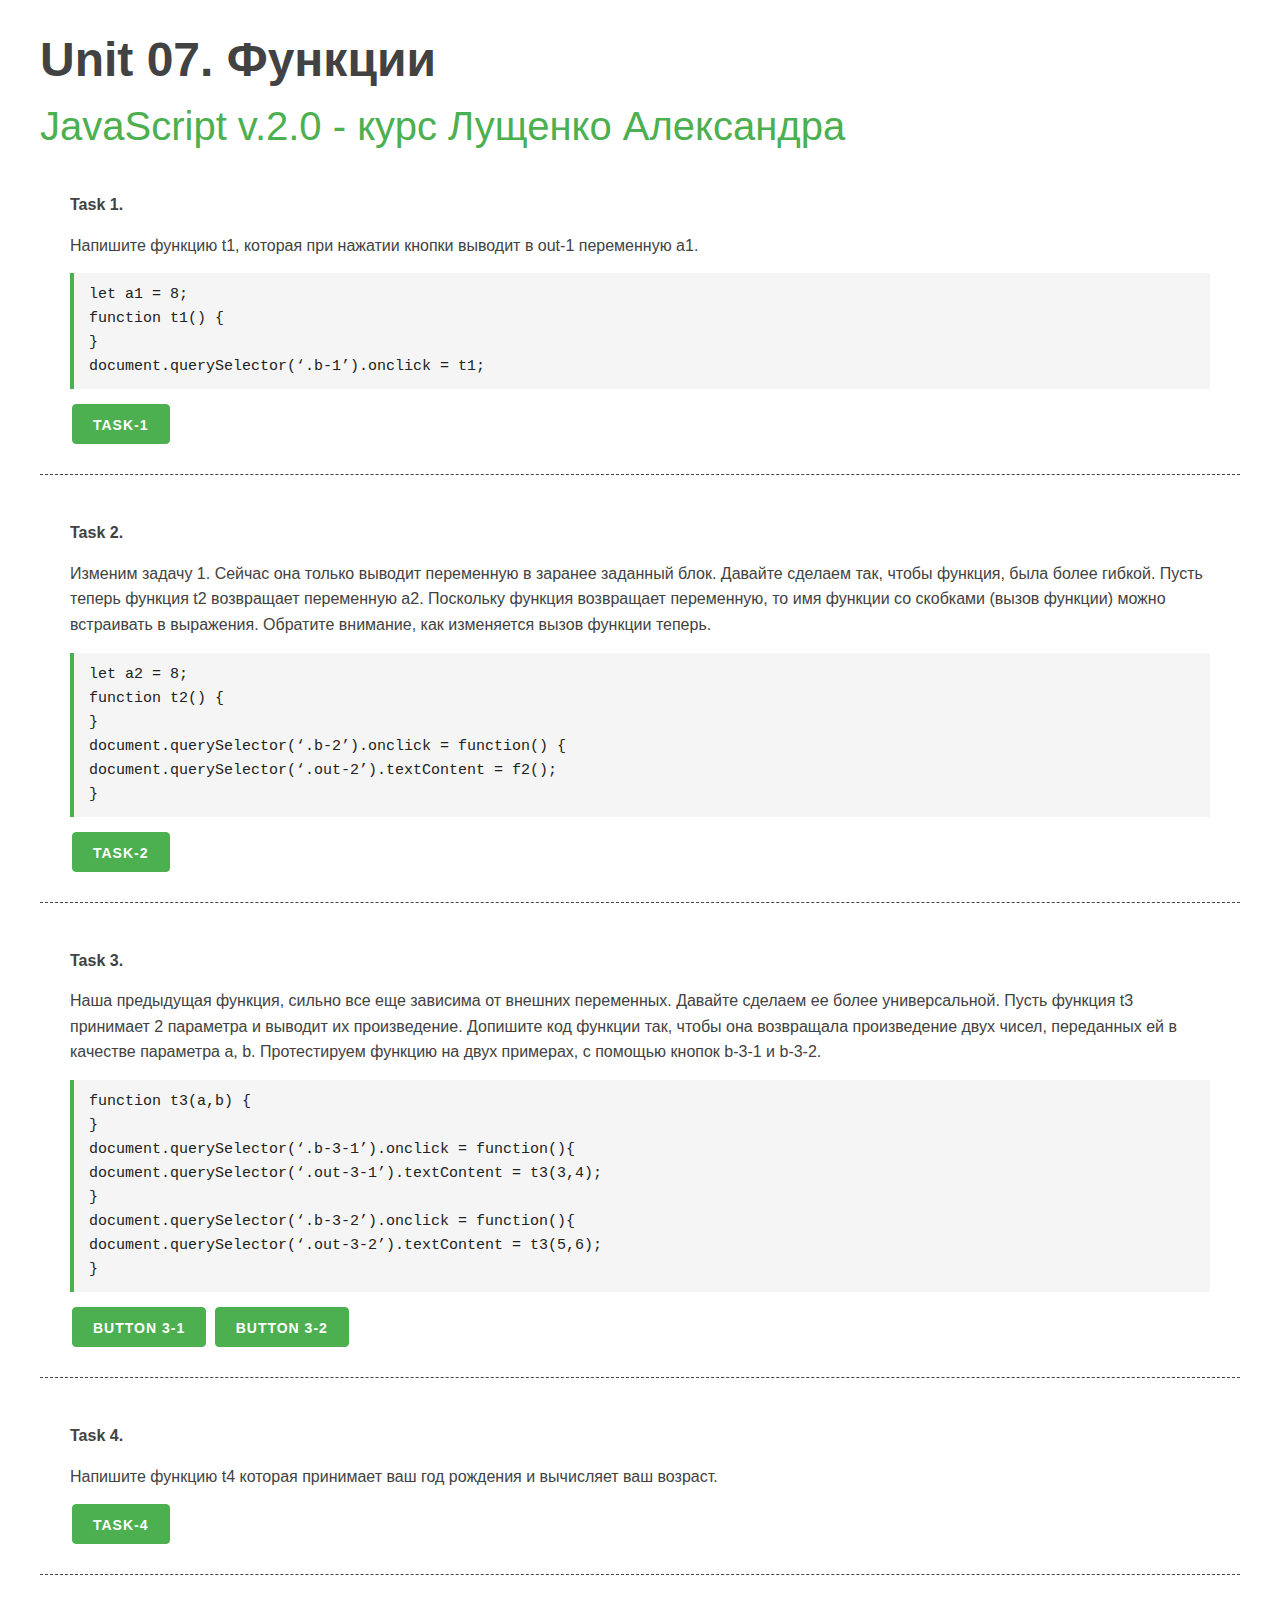
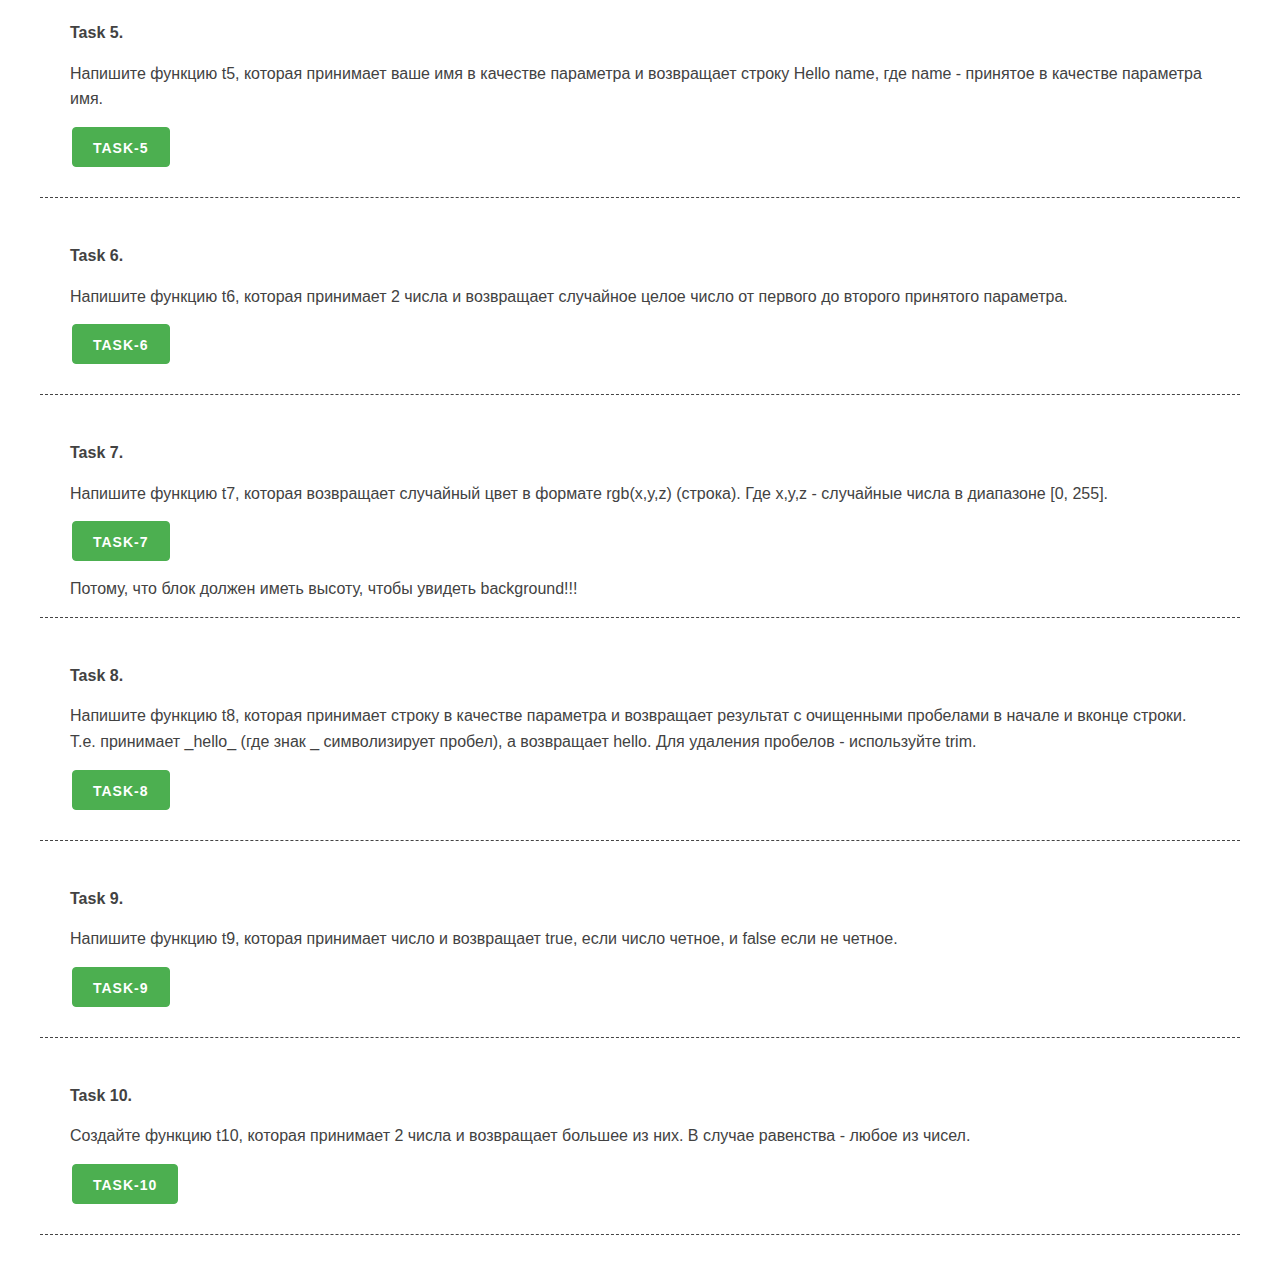
<file: dz_07_blank/unit_07/unit_07.html>
<!DOCTYPE html>
<html lang="en">

<head>
    <meta charset="UTF-8">
    <meta name="viewport" content="width=device-width, initial-scale=1.0">
    <meta http-equiv="X-UA-Compatible" content="ie=edge">
    <link rel="stylesheet" href="css/mustard-ui.min.css">
    <link rel="stylesheet" href="css/style.css">
    <title>Unit 07</title>
</head>

<body>
    <div class="container">
        <h1>Unit 07. Функции</h1>
        <h2><a href="https://itgid.info/course/javascript-2" target="_blank">JavaScript v.2.0 - курс Лущенко
                Александра</a></h2>
        <section>
            <p><b>Task 1.</b></p>
            <p>Напишите функцию t1, которая при нажатии кнопки выводит в out-1 переменную a1.</p>
            <pre>
                let a1 = 8;<br>
                function t1() {<br>
                
                }<br>
                document.querySelector(‘.b-1’).onclick = t1;  <br>              
            </pre>
            <button class="button-primary b-1">Task-1</button>
            <div class="out-1"></div>
        </section>

        <section>
            <p><b>Task 2.</b></p>
            <p>Изменим задачу 1. Сейчас она только выводит переменную в заранее заданный блок. Давайте сделаем так,
                чтобы функция, была более гибкой. Пусть теперь функция t2 возвращает переменную a2. Поскольку функция
                возвращает переменную, то имя функции со скобками (вызов функции) можно встраивать в выражения. Обратите
                внимание, как изменяется вызов функции теперь.
            </p>
            <pre>
                let a2 = 8;<br>
                function t2() {<br>
                
                }<br>
                document.querySelector(‘.b-2’).onclick = function() {<br>
                document.querySelector(‘.out-2’).textContent = f2();<br>
                }<br>
                          
            </pre>
            <button class="button-primary b-2">Task-2</button>
            <div class="out-2"></div>
        </section>

        <section>
            <p><b>Task 3.</b></p>
            <p>Наша предыдущая функция, сильно все еще зависима от внешних переменных. Давайте сделаем ее более
                универсальной. Пусть функция t3 принимает 2 параметра и выводит их произведение. Допишите код функции
                так, чтобы она возвращала произведение двух чисел, переданных ей в качестве параметра a, b. Протестируем
                функцию на двух примерах, с помощью кнопок b-3-1 и b-3-2.
            </p>
            <pre>
                function t3(a,b) {<br>

                }<br>
                document.querySelector(‘.b-3-1’).onclick =  function(){<br>
                document.querySelector(‘.out-3-1’).textContent = t3(3,4);<br>
                }<br>
                document.querySelector(‘.b-3-2’).onclick =  function(){<br>
                document.querySelector(‘.out-3-2’).textContent = t3(5,6);<br>
                }<br>
                
                          
            </pre>
            <button class="button-primary b-3-1">button 3-1</button>
            <button class="button-primary b-3-2">button 3-2</button>
            <div class="out-3-1"></div>
            <div class="out-3-2"></div>
        </section>

        <section>
            <p><b>Task 4.</b></p>
            <p>Напишите функцию t4 которая принимает ваш год рождения и вычисляет ваш возраст.</p>
            <button class="button-primary b-4">Task-4</button>
            <div class="out-4"></div>
        </section>

        <section>
            <p><b>Task 5.</b></p>
            <p>Напишите функцию t5, которая принимает ваше имя в качестве параметра и возвращает строку Hello name, где
                name - принятое в качестве параметра имя.</p>
            <button class="button-primary b-5">Task-5</button>
            <div class="out-5"></div>
        </section>

        <section>
            <p><b>Task 6.</b></p>
            <p>Напишите функцию t6, которая принимает 2 числа и возвращает случайное целое число от первого до второго
                принятого параметра.
            </p>
            <button class="button-primary b-6">Task-6</button>
            <div class="out-6"></div>
        </section>

        <section>
            <p><b>Task 7.</b></p>
            <p>Напишите функцию t7, которая возвращает случайный цвет в формате rgb(x,y,z) (строка). Где x,y,z -
                случайные числа в диапазоне [0, 255].
            </p>
            <button class="button-primary b-7">Task-7</button>
            <div class="out-7">Потому, что блок должен иметь высоту, чтобы увидеть background!!!</div>
        </section>

        <section>
            <p><b>Task 8.</b></p>
            <p>Напишите функцию t8, которая принимает строку в качестве параметра и возвращает результат с очищенными
                пробелами в начале и вконце строки. Т.е. принимает _hello_ (где знак _ символизирует пробел), а
                возвращает hello. Для удаления пробелов - используйте trim.

            </p>
            <button class="button-primary b-8">Task-8</button>
            <div class="out-8"></div>
        </section>

        <section>
            <p><b>Task 9.</b></p>
            <p>Напишите функцию t9, которая принимает число и возвращает true, если число четное, и false если не
                четное.
            </p>
            <button class="button-primary b-9">Task-9</button>
            <div class="out-9"></div>
        </section>

        <section>
            <p><b>Task 10.</b></p>
            <p>Создайте функцию t10, которая принимает 2 числа и возвращает большее из них. В случае равенства - любое
                из чисел.
            </p>
            <button class="button-primary b-10">Task-10</button>
            <div class="out-10"></div>
        </section>

    </div>

    <script src="unit_07.js"></script>
</body>

</html>
</file>
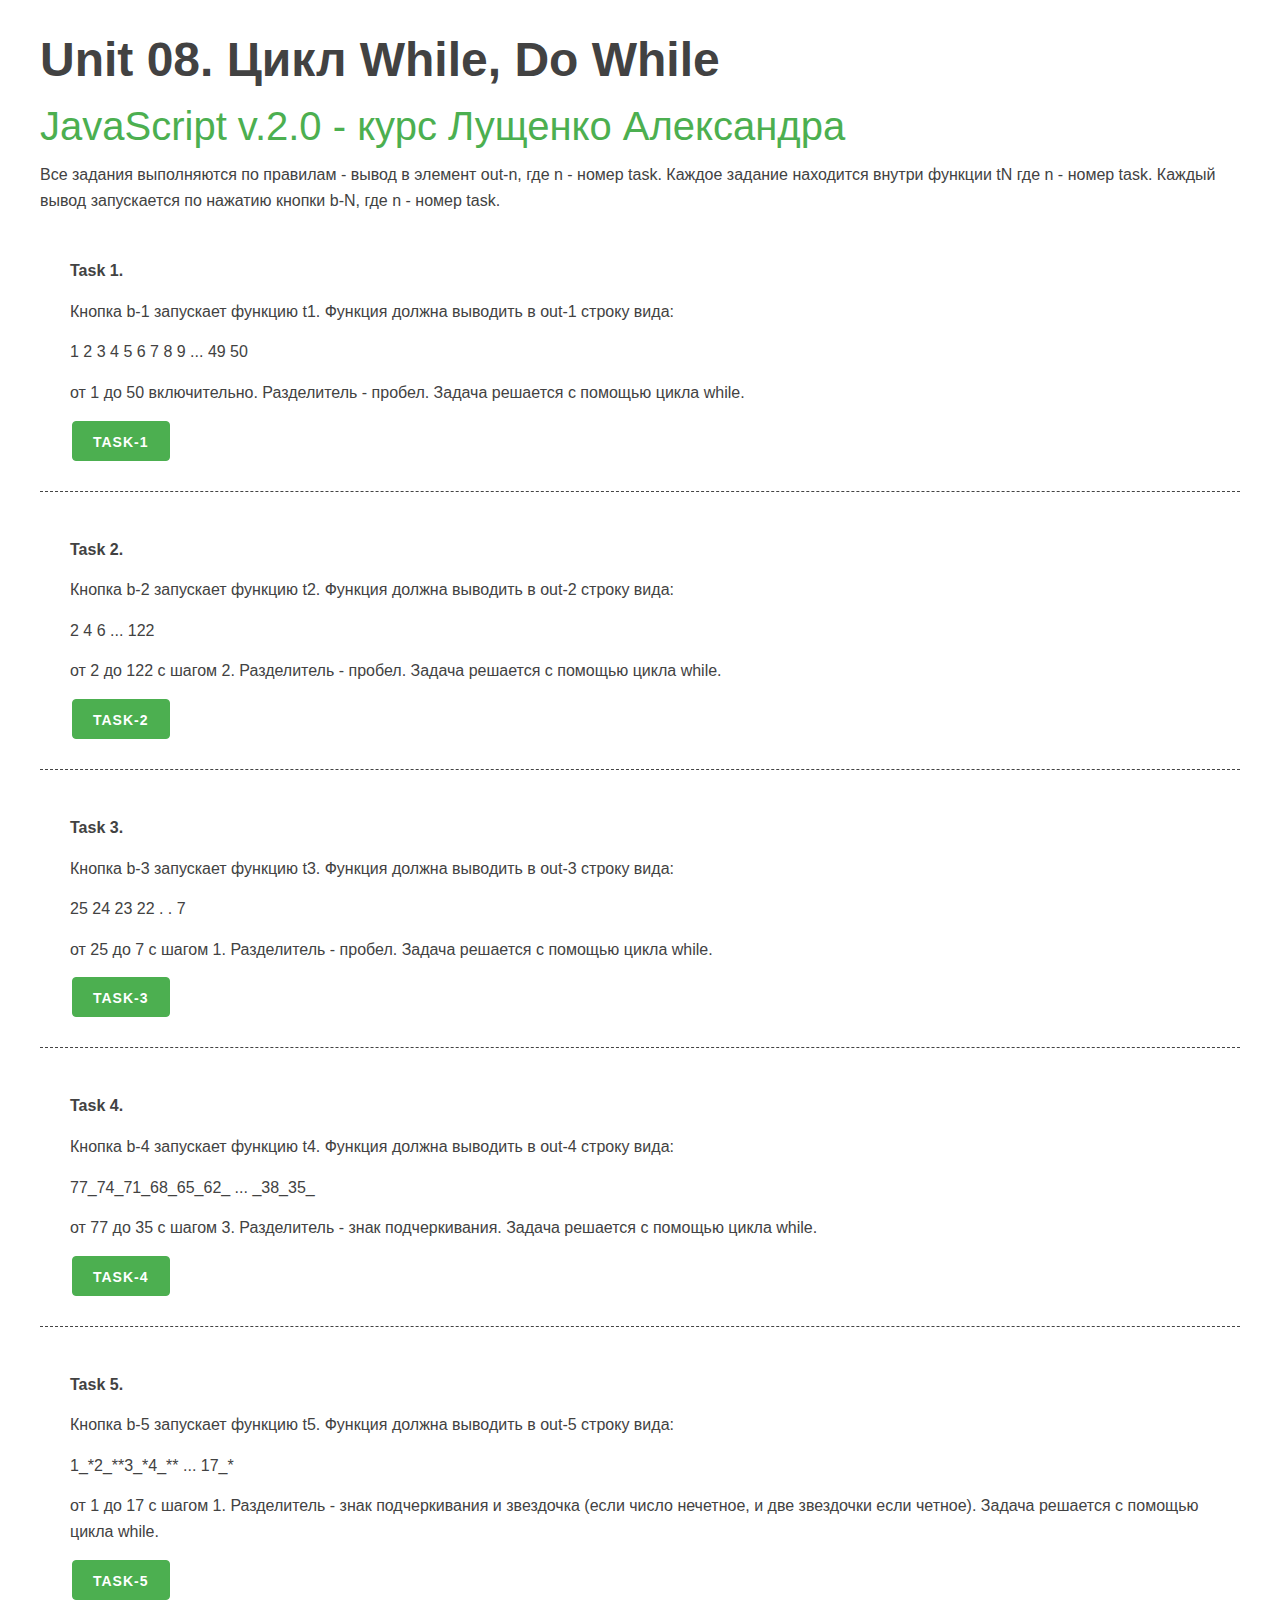
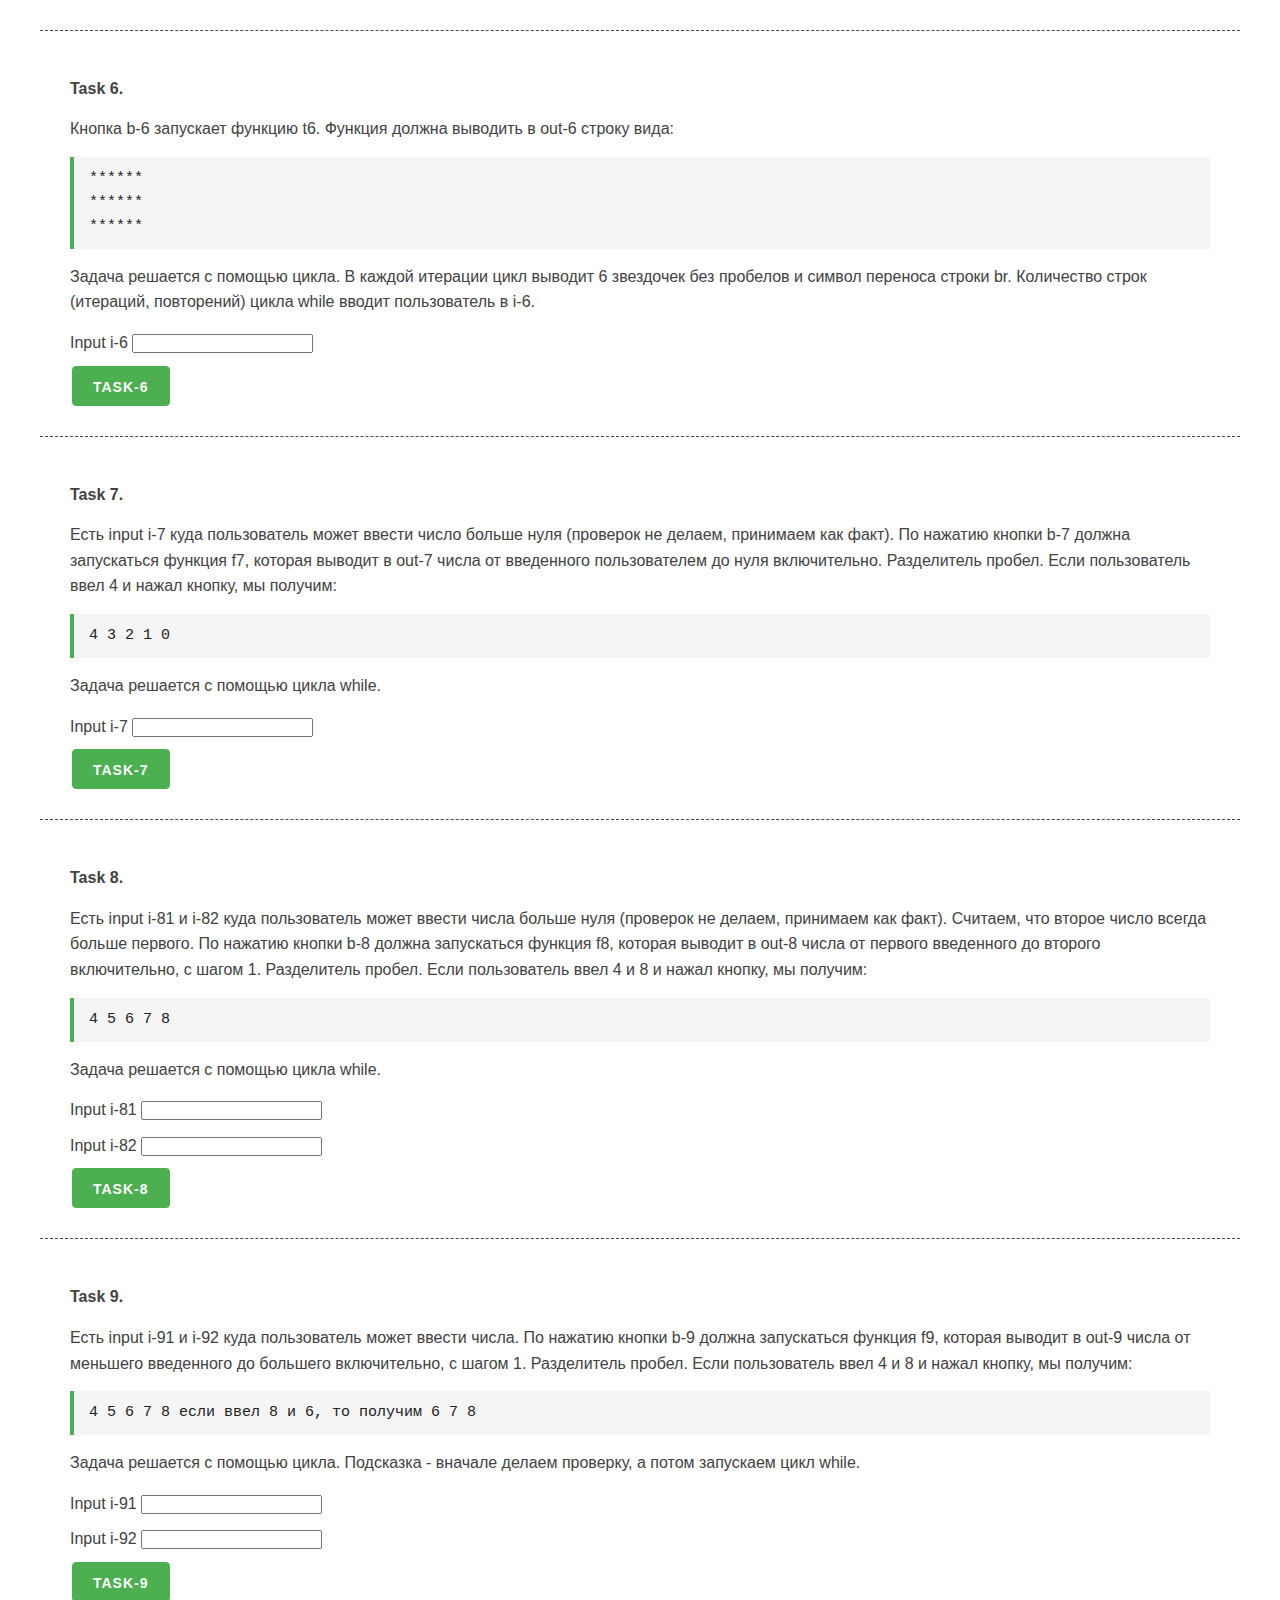
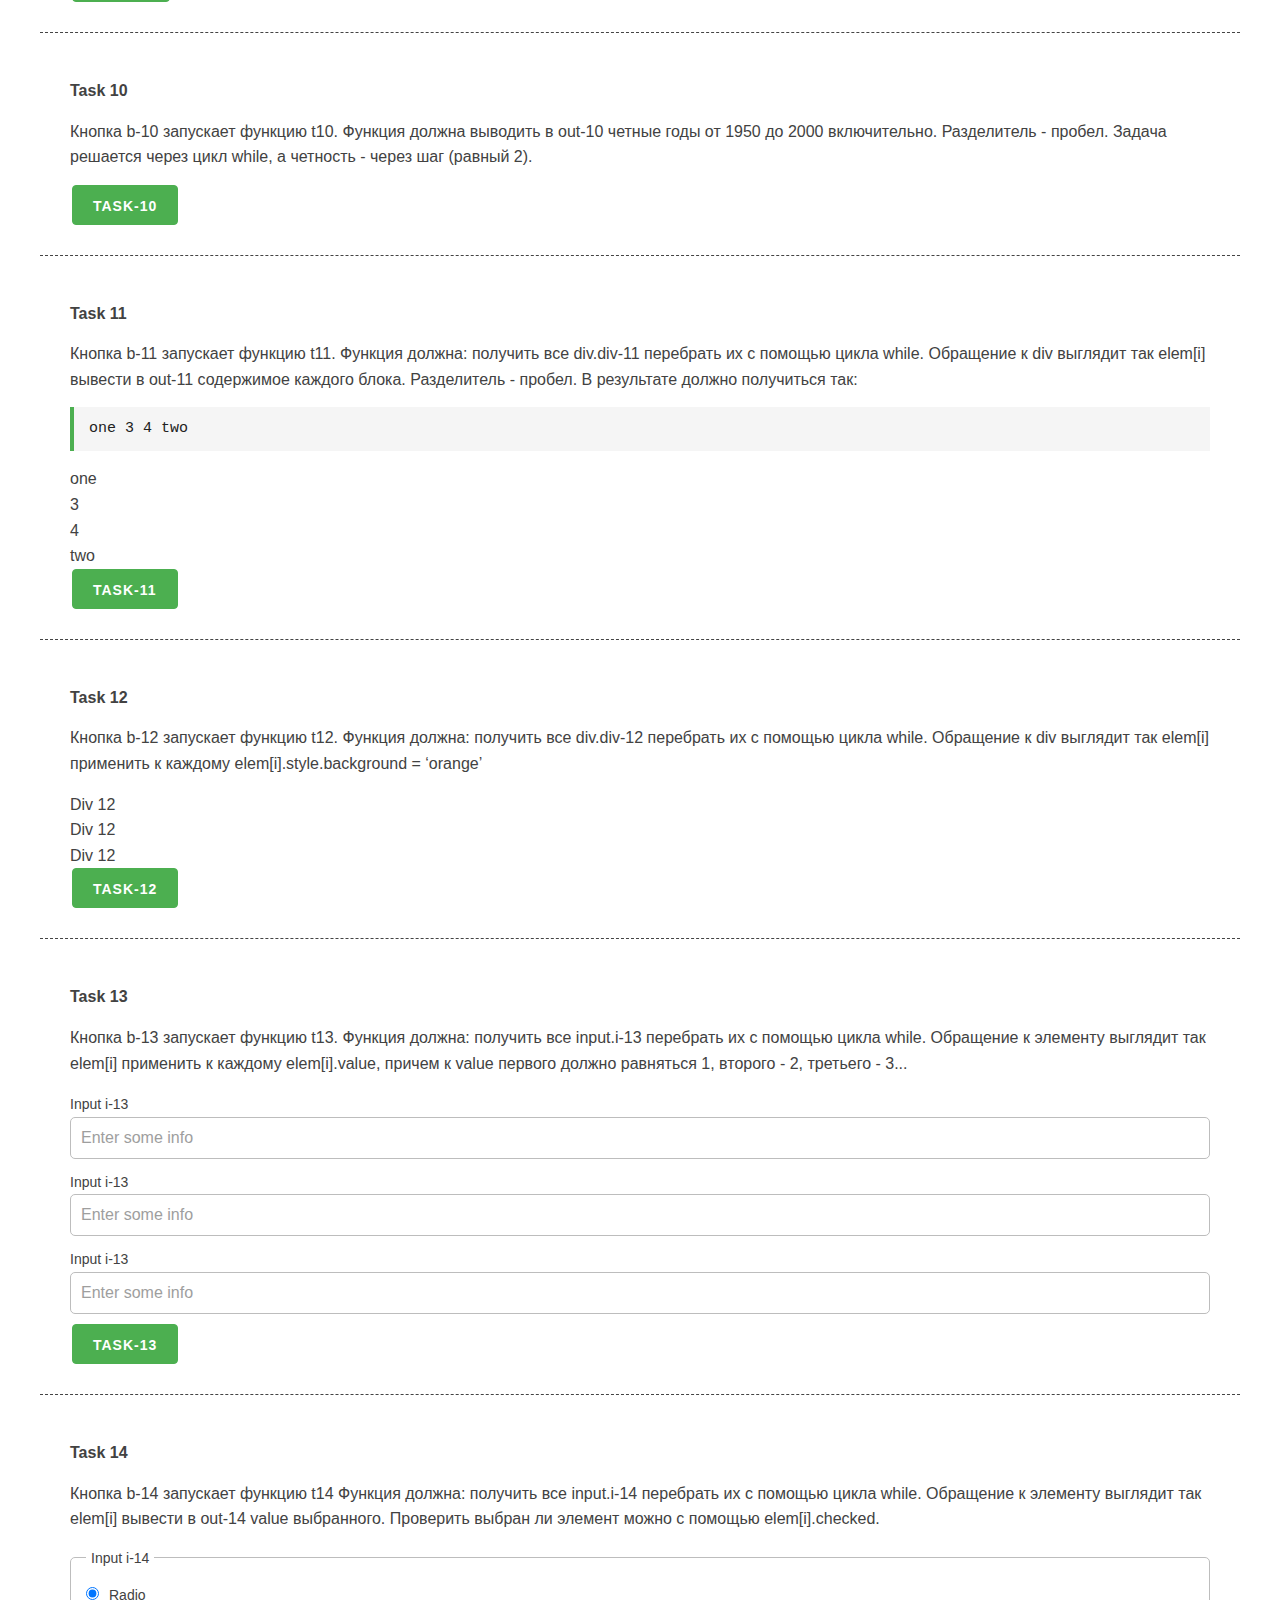
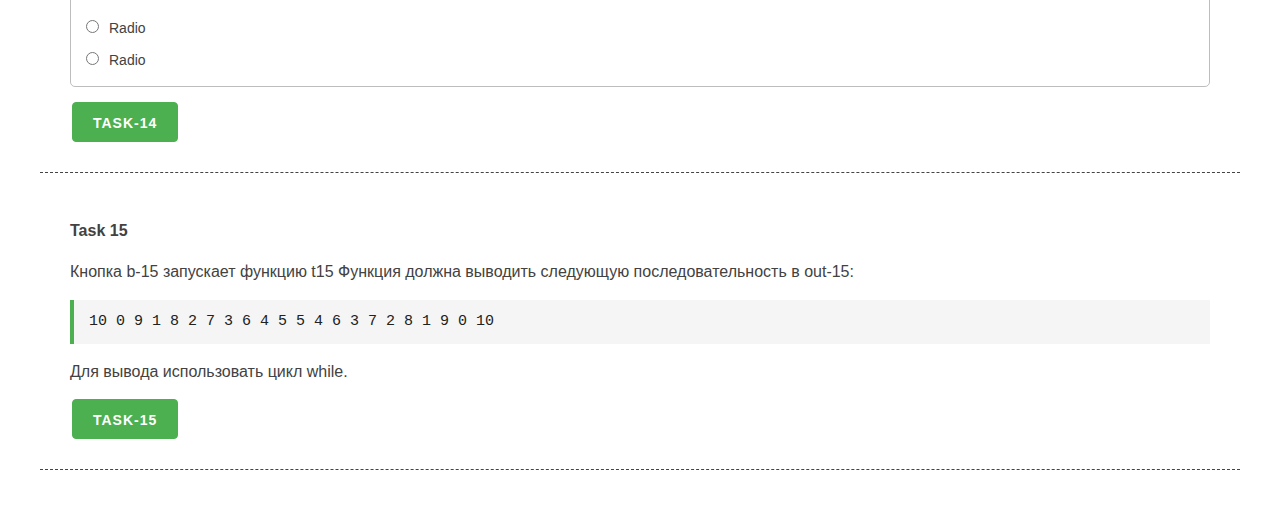
<file: dz_08_blank/unit_08/unit_08.html>
<!DOCTYPE html>
<html lang="en">

<head>
    <meta charset="UTF-8">
    <meta name="viewport" content="width=device-width, initial-scale=1.0">
    <meta http-equiv="X-UA-Compatible" content="ie=edge">
    <link rel="stylesheet" href="css/mustard-ui.min.css">
    <link rel="stylesheet" href="css/style.css">
    <title>Unit 08</title>
</head>

<body>
    <div class="container">
        <h1>Unit 08. Цикл While, Do While</h1>
        <h2><a href="https://itgid.info/course/javascript-2" target="_blank">JavaScript v.2.0 - курс Лущенко
                Александра</a></h2>
        <p>Все задания выполняются по правилам - вывод в элемент out-n, где n - номер task. Каждое задание находится
            внутри
            функции tN где n - номер task. Каждый вывод запускается по нажатию кнопки b-N, где n - номер task.</p>
        <section>
            <p><b>Task 1.</b></p>
            <p>Кнопка b-1 запускает функцию t1. Функция должна выводить в out-1 строку вида:</p>
            <p>1 2 3 4 5 6 7 8 9 ... 49 50</p>
            от 1 до 50 включительно. Разделитель - пробел. Задача решается с помощью цикла while.</p>

            <button class="button-primary b-1">Task-1</button>
            <div class="out-1"></div>
        </section>

        <section>
            <p><b>Task 2.</b></p>
            <p>Кнопка b-2 запускает функцию t2. Функция должна выводить в out-2 строку вида:</p>
            <p>2 4 6 ... 122</p>
            <p>от 2 до 122 c шагом 2. Разделитель - пробел. Задача решается с помощью цикла while.</p>
            <button class="button-primary b-2">Task-2</button>
            <div class="out-2"></div>
        </section>

        <section>
            <p><b>Task 3.</b></p>
            <p>Кнопка b-3 запускает функцию t3. Функция должна выводить в out-3 строку вида:</p>
            <p> 25 24 23 22 . . 7</p>
            <p> от 25 до 7 c шагом 1. Разделитель - пробел. Задача решается с помощью цикла while.</p>
            <button class="button-primary b-3">Task-3</button>
            <div class="out-3"></div>
        </section>

        <section>
            <p><b>Task 4.</b></p>
            <p>Кнопка b-4 запускает функцию t4. Функция должна выводить в out-4 строку вида: </p>
            <p> 77_74_71_68_65_62_ ... _38_35_ </p>
            <p> от 77 до 35 c шагом 3. Разделитель - знак подчеркивания. Задача решается с помощью цикла while.
            </p>
            <button class="button-primary b-4">Task-4</button>
            <div class="out-4"></div>
        </section>

        <section>
            <p><b>Task 5.</b></p>
            <p>Кнопка b-5 запускает функцию t5. Функция должна выводить в out-5 строку вида:</p>
            <p> 1_*2_**3_*4_** ... 17_*</p>
            <p> от 1 до 17 c шагом 1. Разделитель - знак подчеркивания и звездочка (если число нечетное, и две звездочки
                если четное). Задача решается с помощью цикла while.
            </p>
            <button class="button-primary b-5">Task-5</button>
            <div class="out-5"></div>
        </section>

        <section>
            <p><b>Task 6.</b></p>
            <p>Кнопка b-6 запускает функцию t6. Функция должна выводить в out-6 строку вида: </p>
            <pre>
                ******<br>
                ******<br>
                ******<br>
            </pre>
            <p> Задача решается с помощью цикла. В каждой итерации цикл выводит 6 звездочек без пробелов и символ
                переноса строки br. Количество строк (итераций, повторений) цикла while вводит пользователь в i-6.
            </p>
            <div class="form-control">Input i-6 <input type="number" class="i-6"></div>
            <button class="button-primary b-6">Task-6</button>
            <div class="out-6"></div>
        </section>

        <section>
            <p><b>Task 7.</b></p>
            <p>Есть input i-7 куда пользователь может ввести число больше нуля (проверок не делаем, принимаем как факт).
                По нажатию кнопки b-7 должна запускаться функция f7, которая выводит в out-7 числа от введенного
                пользователем до нуля включительно. Разделитель пробел. Если пользователь ввел 4 и нажал кнопку, мы
                получим:</p>
            <pre>
            4 3 2 1 0
            </pre>
            <p>Задача решается с помощью цикла while.</p>
            <div class="form-control">Input i-7 <input type="number" class="i-7"></div>
            <button class="button-primary b-7">Task-7</button>
            <div class="out-7"></div>
        </section>


        <section>
            <p><b>Task 8.</b></p>
            <p>Есть input i-81 и i-82 куда пользователь может ввести числа больше нуля (проверок не делаем, принимаем
                как факт). Считаем, что второе число всегда больше первого. По нажатию кнопки b-8 должна запускаться
                функция f8, которая выводит в out-8 числа от первого введенного до второго включительно, с шагом 1.
                Разделитель пробел. Если пользователь ввел 4 и 8 и нажал кнопку, мы получим:</p>
            <pre>
                4 5 6 7 8
            </pre>
            <p>Задача решается с помощью цикла while.</p>
            <div class="form-control">Input i-81 <input type="number" class="i-81"></div>
            <div class="form-control">Input i-82 <input type="number" class="i-82"></div>

            <button class="button-primary b-8">Task-8</button>
            <div class="out-8"></div>
        </section>

        <section>
            <p><b>Task 9.</b></p>
            <p>Есть input i-91 и i-92 куда пользователь может ввести числа. По нажатию кнопки b-9 должна запускаться
                функция f9, которая выводит в out-9 числа от меньшего введенного до большего включительно, с шагом 1.
                Разделитель пробел. Если пользователь ввел 4 и 8 и нажал кнопку, мы получим:</p>
            <pre>
                4 5 6 7 8
                если ввел 8 и 6, то получим
                6 7 8
            </pre>
            <p> Задача решается с помощью цикла. Подсказка - вначале делаем проверку, а потом запускаем цикл while.</p>
            <div class="form-control">Input i-91 <input type="number" class="i-91"></div>
            <div class="form-control">Input i-92 <input type="number" class="i-92"></div>
            <button class="button-primary b-9">Task-9</button>
            <div class="out-9"></div>
        </section>

        <section>
            <p><b>Task 10</b></p>
            <p>Кнопка b-10 запускает функцию t10. Функция должна выводить в out-10 четные годы от 1950 до 2000
                включительно. Разделитель - пробел. Задача решается через цикл while, а четность - через шаг (равный 2).
            </p>
            <button class="button-primary b-10">Task-10</button>
            <div class="out-10"></div>
        </section>

        <section>
            <p><b>Task 11</b></p>
            <p>Кнопка b-11 запускает функцию t11. Функция должна:
                получить все div.div-11
                перебрать их с помощью цикла while. Обращение к div выглядит так elem[i]
                вывести в out-11 содержимое каждого блока. Разделитель - пробел.
                В результате должно получиться так:</p>
            <pre>
                one 3 4 two
            </pre>
            <div class="div-11">one</div>
            <div class="div-11">3</div>
            <div class="div-11">4</div>
            <div class="div-11">two</div>
            <button class="button-primary b-11">Task-11</button>
            <div class="out-11"></div>
        </section>

        <section>
            <p><b>Task 12</b></p>
            <p>Кнопка b-12 запускает функцию t12. Функция должна:
                получить все div.div-12
                перебрать их с помощью цикла while. Обращение к div выглядит так elem[i]
                применить к каждому elem[i].style.background = ‘orange’</p>
            <div class="div-12">Div 12</div>
            <div class="div-12">Div 12</div>
            <div class="div-12">Div 12</div>
            <button class="button-primary b-12">Task-12</button>
            <div class="out-12"></div>
        </section>

        <section>
            <p><b>Task 13</b></p>
            <p>Кнопка b-13 запускает функцию t13. Функция должна:
                получить все input.i-13
                перебрать их с помощью цикла while. Обращение к элементу выглядит так elem[i]
                применить к каждому elem[i].value, причем к value первого должно равняться 1, второго - 2, третьего -
                3...
            </p>
            <div class="form-control">
                <label>Input i-13</label>
                <input type="text" placeholder="Enter some info" class="i-13">
            </div>
            <div class="form-control">
                <label>Input i-13</label>
                <input type="text" placeholder="Enter some info" class="i-13">
            </div>
            <div class="form-control">
                <label>Input i-13</label>
                <input type="text" placeholder="Enter some info" class="i-13">
            </div>
            <button class="button-primary b-13">Task-13</button>
            <div class="out-13"></div>
        </section>

        <section>
            <p><b>Task 14</b></p>
            <p>Кнопка b-14 запускает функцию t14 Функция должна:
                получить все input.i-14
                перебрать их с помощью цикла while. Обращение к элементу выглядит так elem[i]
                вывести в out-14 value выбранного. Проверить выбран ли элемент можно с помощью elem[i].checked.
            </p>
            <fieldset>
                <legend>Input i-14</legend>
                <div class="form-control">
                    <label><input type="radio" name="i-14" class="i-14" checked value="333">Radio</label>
                </div>
                <div class="form-control">
                    <label><input type="radio" name="i-14" class="i-14" value="444">Radio</label>
                </div>
                <div class="form-control">
                    <label><input type="radio" name="i-14" class="i-14" value="555">Radio</label>
                </div>
            </fieldset>
            <button class="button-primary b-14">Task-14</button>
            <div class="out-14"></div>
        </section>

        <section>
            <p><b>Task 15</b></p>
            <p>Кнопка b-15 запускает функцию t15 Функция должна выводить следующую последовательность в out-15:</p>
            <pre>
                10 0 9 1 8 2 7 3 6 4 5 5 4 6 3 7 2 8 1 9 0 10
               </pre>
            <p> Для вывода использовать цикл while.
            </p>

            <button class="button-primary b-15">Task-15</button>
            <div class="out-15"></div>
        </section>


    </div>

    <script src="unit_08.js"></script>
</body>

</html>
</file>
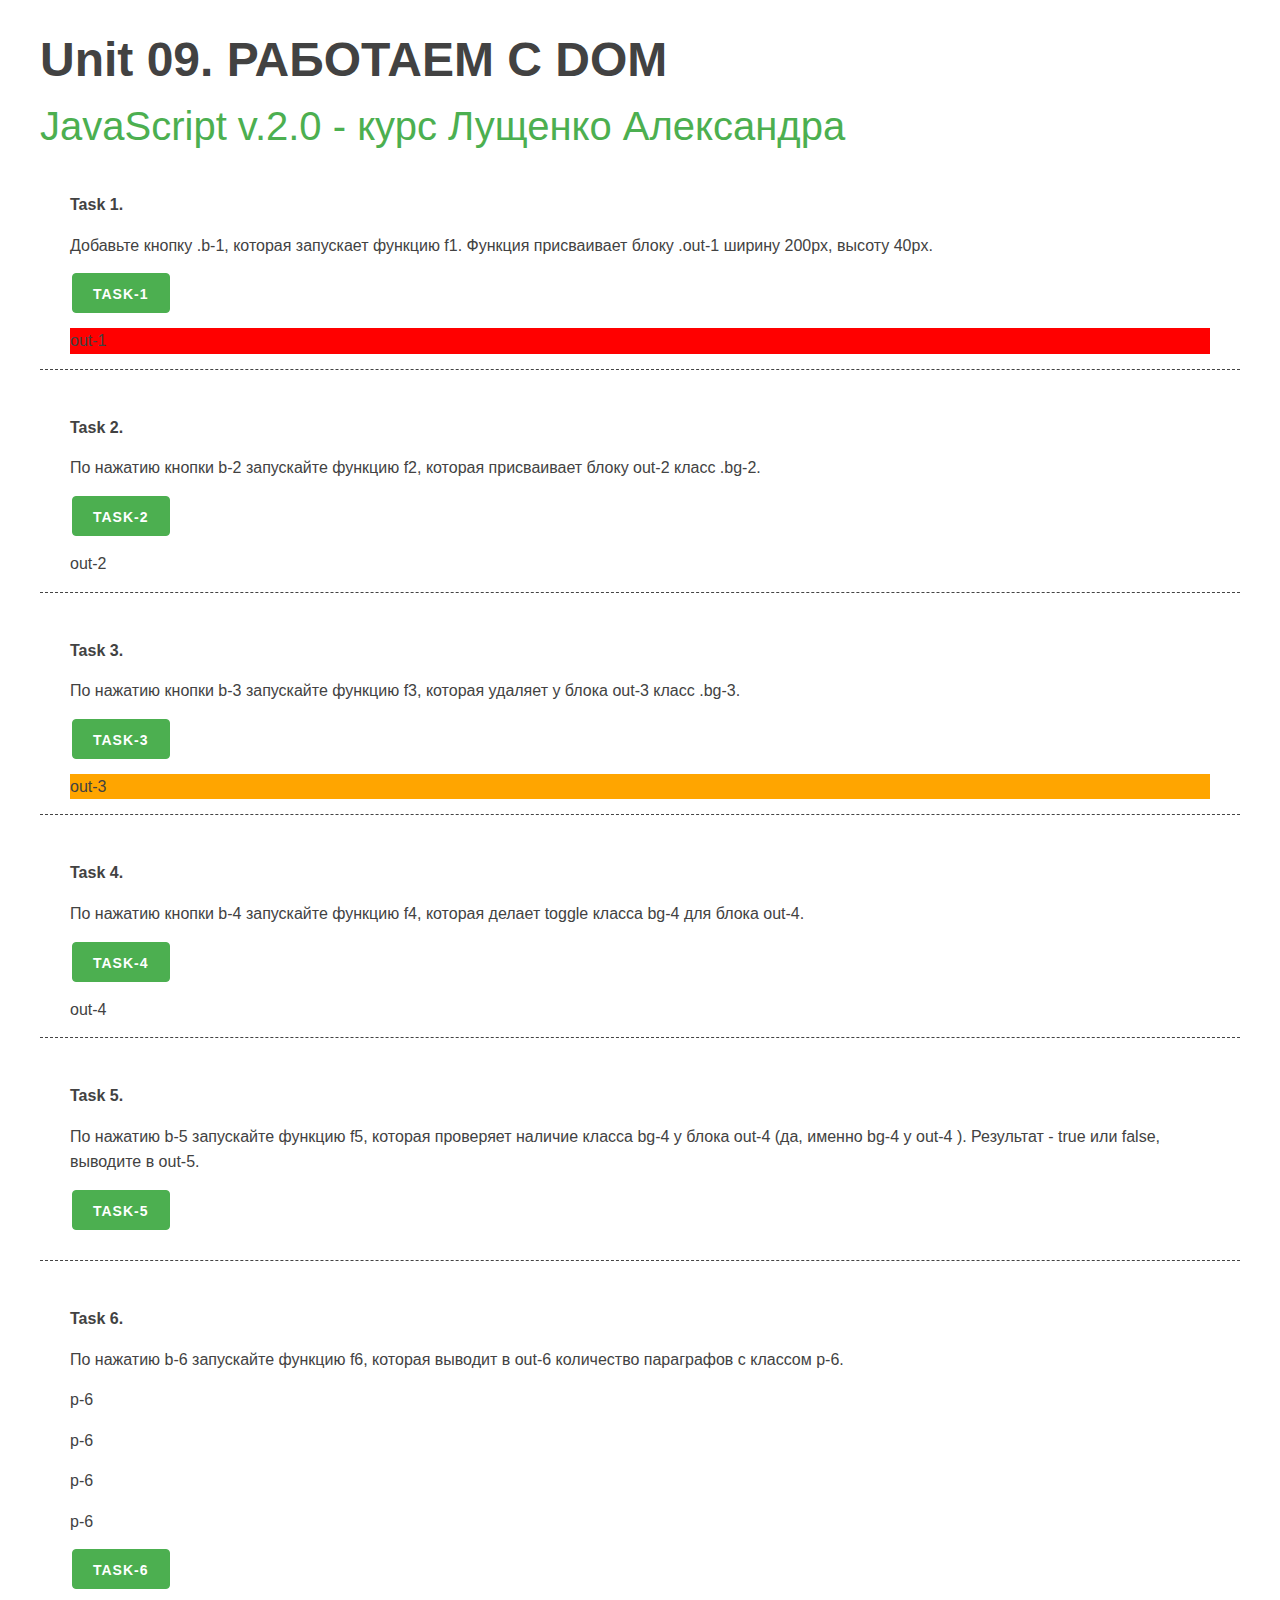
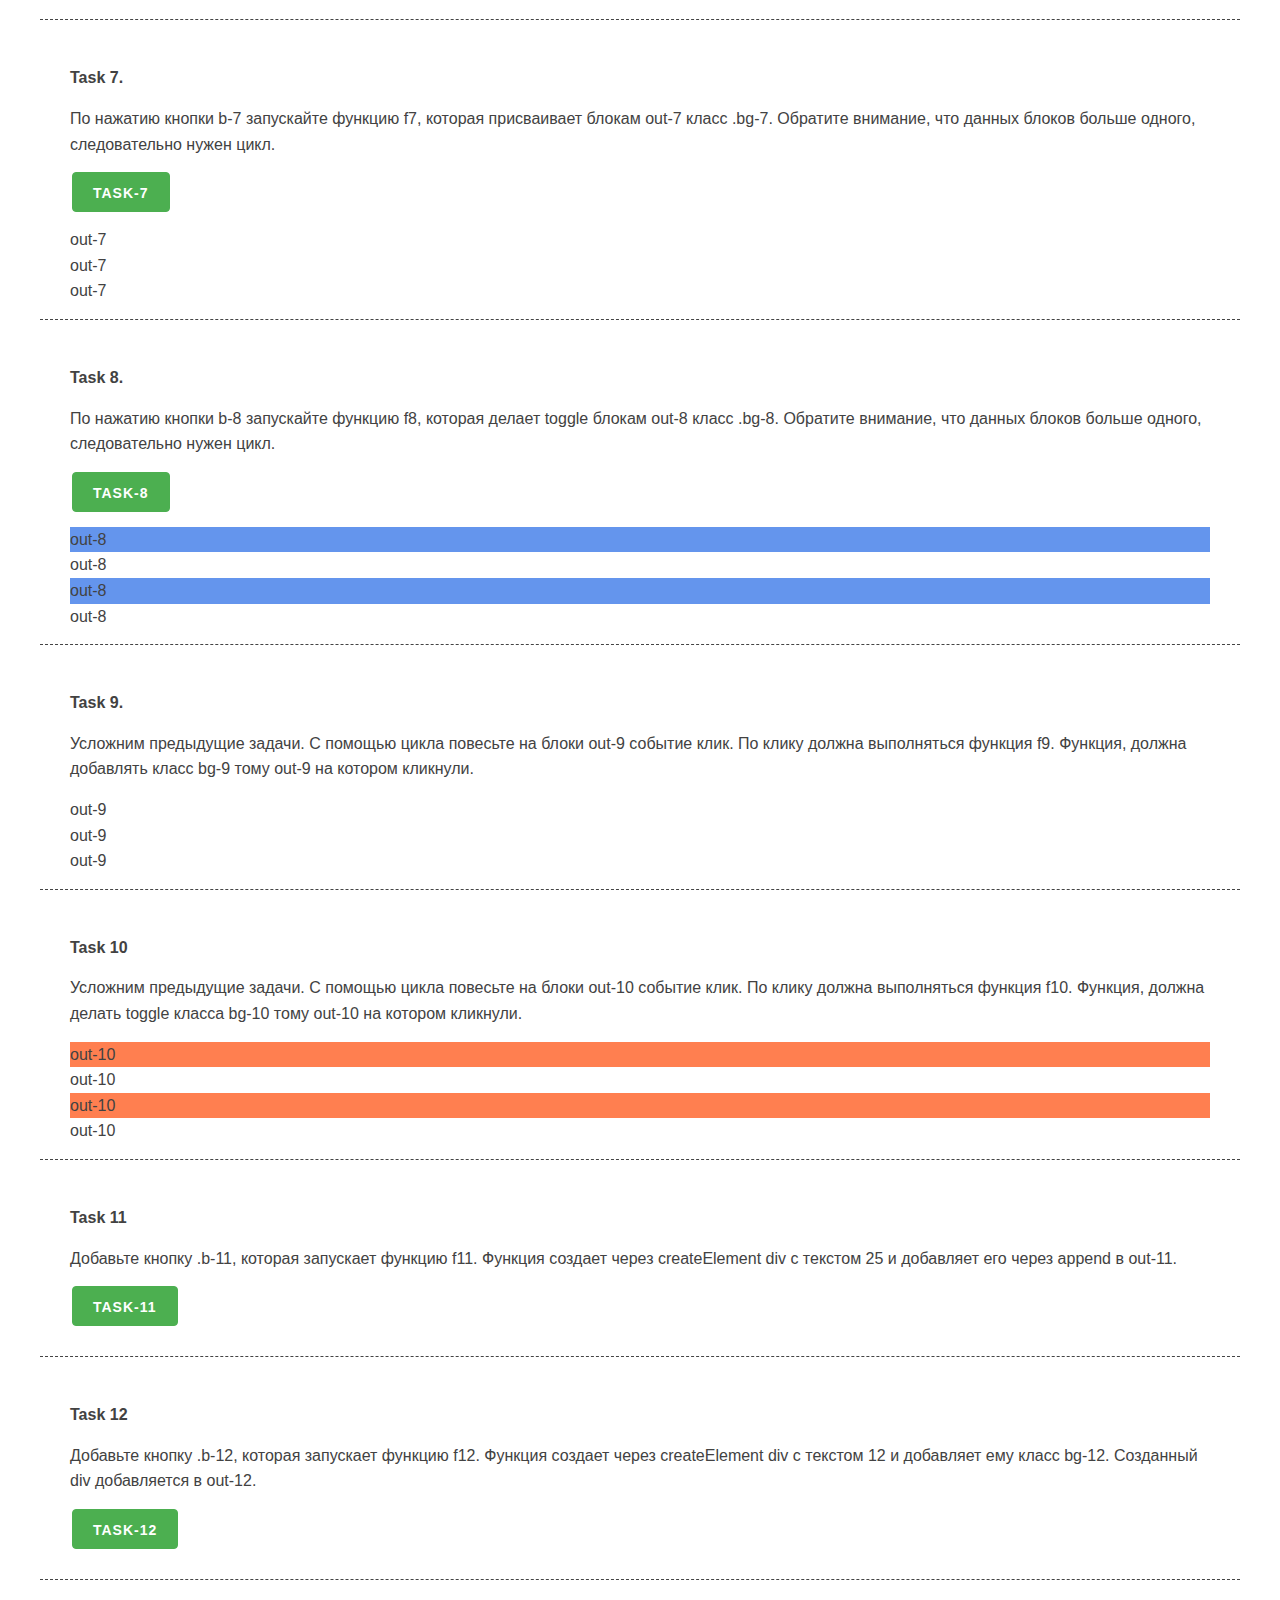
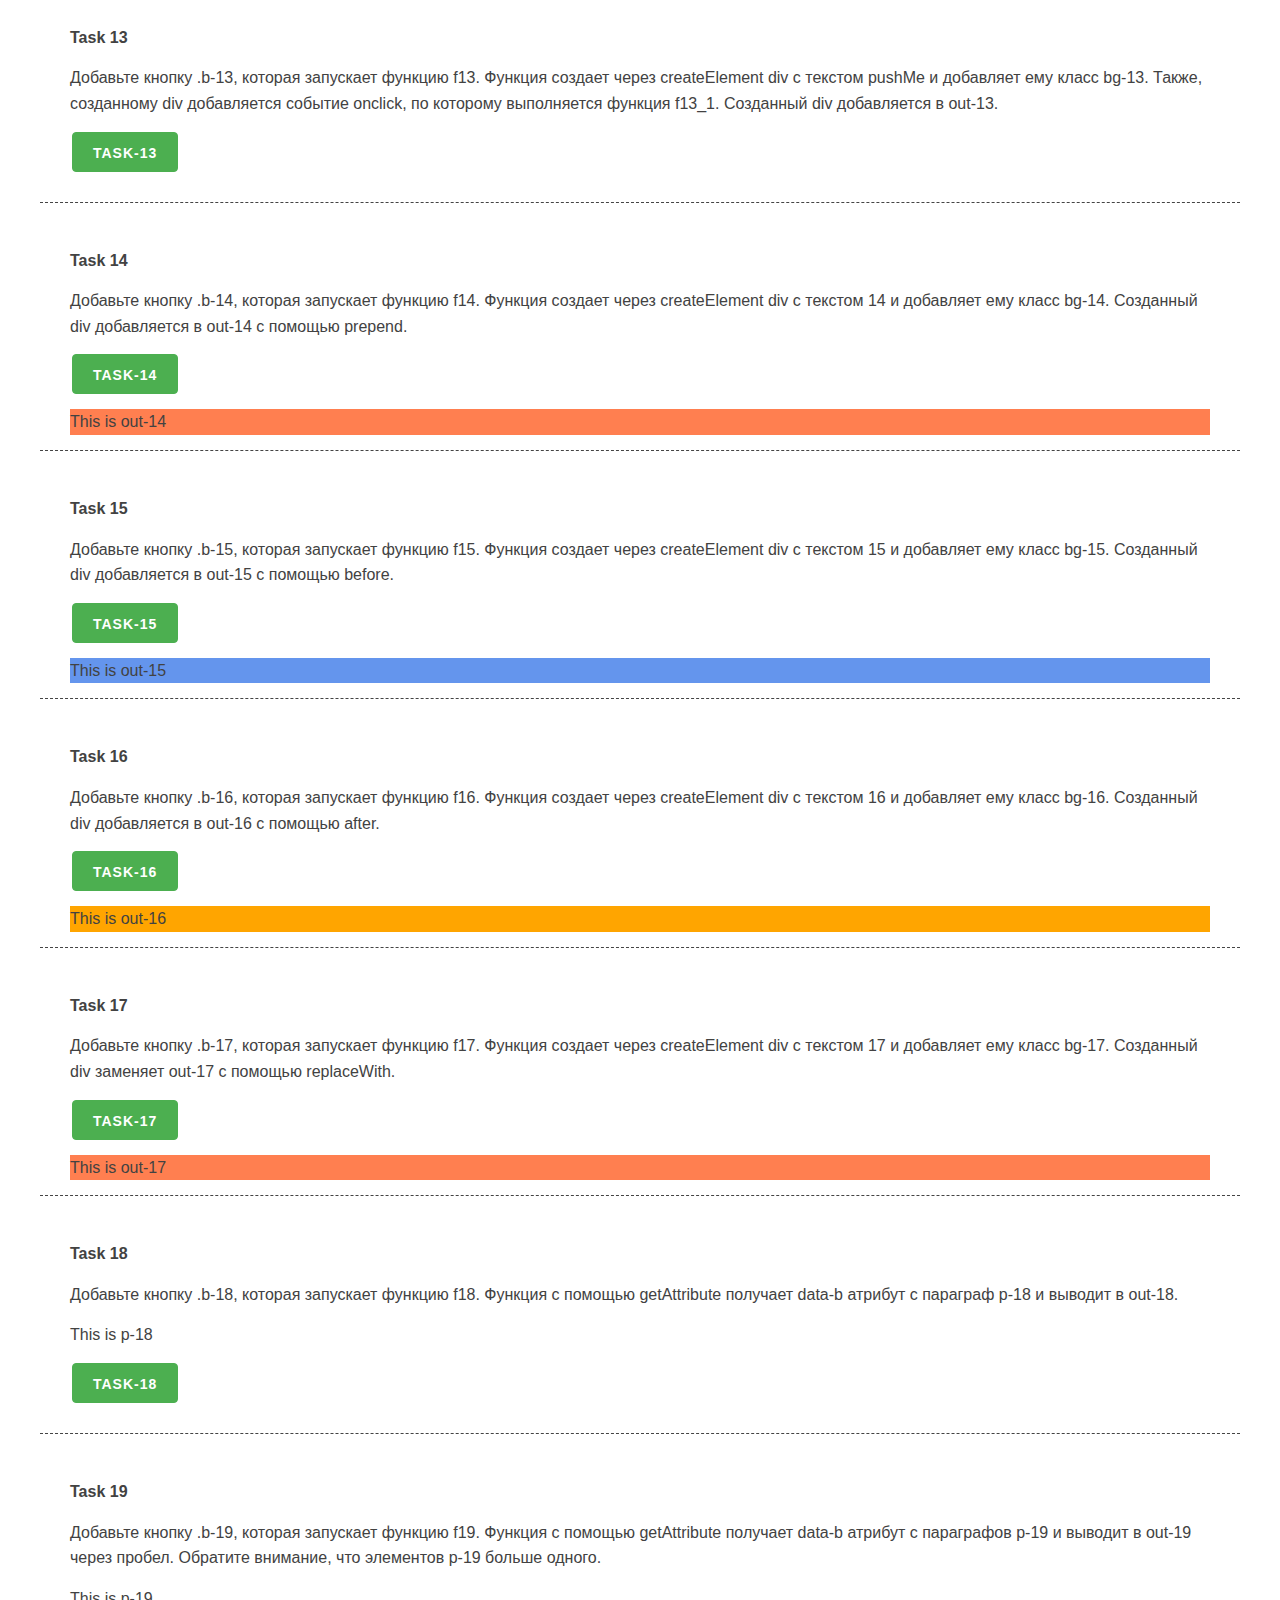
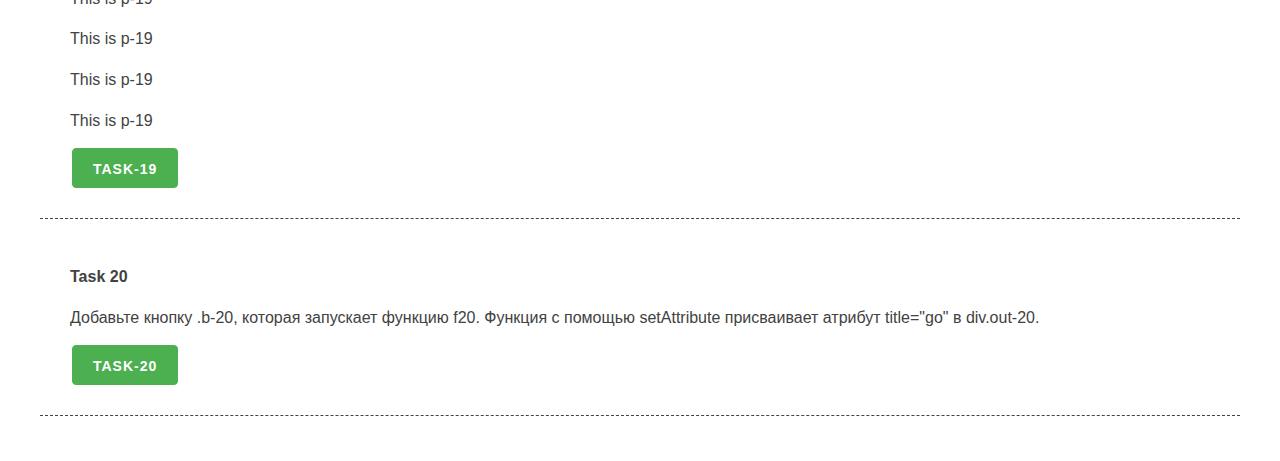
<file: dz_09_blank/unit_09/unit_09.html>
<!DOCTYPE html>
<html lang="en">

<head>
    <meta charset="UTF-8">
    <meta name="viewport" content="width=device-width, initial-scale=1.0">
    <meta http-equiv="X-UA-Compatible" content="ie=edge">
    <link rel="stylesheet" href="css/mustard-ui.min.css">
    <link rel="stylesheet" href="css/style.css">
    <title>Unit 09</title>
</head>

<body>
    <div class="container">
        <h1>Unit 09. РАБОТАЕМ С DOM</h1>
        <h2><a href="https://itgid.info/course/javascript-2" target="_blank">JavaScript v.2.0 - курс Лущенко
                Александра</a></h2>

        <section>
            <p><b>Task 1.</b></p>
            <p>Добавьте кнопку .b-1, которая запускает функцию f1. Функция присваивает блоку .out-1 ширину 200px, высоту
                40px.</p>

            <button class="button-primary b-1">Task-1</button>
            <div class="out-1 bg-red">out-1</div>
        </section>

        <section>
            <p><b>Task 2.</b></p>
            <p>По нажатию кнопки b-2 запускайте функцию f2, которая присваивает блоку out-2 класс .bg-2.</p>
            <button class="button-primary b-2">Task-2</button>
            <div class="out-2">out-2</div>
        </section>

        <section>
            <p><b>Task 3.</b></p>
            <p>По нажатию кнопки b-3 запускайте функцию f3, которая удаляет у блока out-3 класс .bg-3.</p>
            <button class="button-primary b-3">Task-3</button>
            <div class="out-3 bg-3">out-3</div>
        </section>

        <section>
            <p><b>Task 4.</b></p>
            <p>По нажатию кнопки b-4 запускайте функцию f4, которая делает toggle класса bg-4 для блока out-4.</p>
            <button class="button-primary b-4">Task-4</button>
            <div class="out-4 bgy">out-4</div>
        </section>

        <section>
            <p><b>Task 5.</b></p>
            <p>По нажатию b-5 запускайте функцию f5, которая проверяет наличие класса bg-4 у блока out-4 (да, именно
                bg-4 у out-4 ). Результат - true или false, выводите в out-5.</p>
            <button class="button-primary b-5">Task-5</button>
            <div class="out-5"></div>
        </section>

        <section>
            <p><b>Task 6.</b></p>
            <p>По нажатию b-6 запускайте функцию f6, которая выводит в out-6 количество параграфов с классом p-6.</p>
            <p class="p-6">p-6</p>
            <p class="p-6">p-6</p>
            <p class="p-6">p-6</p>
            <p class="p-6">p-6</p>
            <button class="button-primary b-6">Task-6</button>
            <div class="out-6"></div>
        </section>

        <section>
            <p><b>Task 7.</b></p>
            <p>По нажатию кнопки b-7 запускайте функцию f7, которая присваивает блокам out-7 класс .bg-7. Обратите
                внимание, что данных блоков больше одного, следовательно нужен цикл.</p>

            <button class="button-primary b-7">Task-7</button>
            <div class="out-7">out-7</div>
            <div class="out-7">out-7</div>
            <div class="out-7">out-7</div>
        </section>


        <section>
            <p><b>Task 8.</b></p>
            <p>По нажатию кнопки b-8 запускайте функцию f8, которая делает toggle блокам out-8 класс .bg-8. Обратите
                внимание, что данных блоков больше одного, следовательно нужен цикл.</p>


            <button class="button-primary b-8">Task-8</button>
            <div class="out-8 bg-8">out-8</div>
            <div class="out-8">out-8</div>
            <div class="out-8 bg-8">out-8</div>
            <div class="out-8">out-8</div>
        </section>

        <section>
            <p><b>Task 9.</b></p>
            <p>Усложним предыдущие задачи. С помощью цикла повесьте на блоки out-9 событие клик. По клику должна
                выполняться функция f9. Функция, должна добавлять класс bg-9 тому out-9 на котором кликнули.</p>
            <div class="out-9">out-9</div>
            <div class="out-9">out-9</div>
            <div class="out-9">out-9</div>

        </section>

        <section>
            <p><b>Task 10</b></p>
            <p>Усложним предыдущие задачи. С помощью цикла повесьте на блоки out-10 событие клик. По клику должна
                выполняться функция f10. Функция, должна делать toggle класса bg-10 тому out-10 на котором кликнули.</p>
            <div class="out-10 bg-10">out-10</div>
            <div class="out-10">out-10</div>
            <div class="out-10 bg-10">out-10</div>
            <div class="out-10">out-10</div>
        </section>

        <section>
            <p><b>Task 11</b></p>
            <p>Добавьте кнопку .b-11, которая запускает функцию f11. Функция создает через createElement div c текстом
                25 и добавляет его через append в out-11.</p>

            <button class="button-primary b-11">Task-11</button>
            <div class="out-11"></div>
        </section>

        <section>
            <p><b>Task 12</b></p>
            <p>Добавьте кнопку .b-12, которая запускает функцию f12. Функция создает через createElement div c текстом
                12 и добавляет ему класс bg-12. Созданный div добавляется в out-12.</p>

            <button class="button-primary b-12">Task-12</button>
            <div class="out-12"></div>
        </section>

        <section>
            <p><b>Task 13</b></p>
            <p>Добавьте кнопку .b-13, которая запускает функцию f13. Функция создает через createElement div c текстом
                pushMe и добавляет ему класс bg-13. Также, созданному div добавляется событие onclick, по которому
                выполняется функция f13_1. Созданный div добавляется в out-13.
            </p>

            <button class="button-primary b-13">Task-13</button>
            <div class="out-13"></div>
            <div class="out-13-1"></div>

        </section>

        <section>
            <p><b>Task 14</b></p>
            <p>Добавьте кнопку .b-14, которая запускает функцию f14. Функция создает через createElement div c текстом
                14 и добавляет ему класс bg-14. Созданный div добавляется в out-14 с помощью prepend.
            </p>

            <button class="button-primary b-14">Task-14</button>
            <div class="out-14 bg-13">
                This is out-14
            </div>
        </section>

        <section>
            <p><b>Task 15</b></p>
            <p>Добавьте кнопку .b-15, которая запускает функцию f15. Функция создает через createElement div c текстом
                15 и добавляет ему класс bg-15. Созданный div добавляется в out-15 с помощью before.
            </p>

            <button class="button-primary b-15">Task-15</button>
            <div class="out-15 bg-9">
                This is out-15
            </div>
        </section>

        <section>
            <p><b>Task 16</b></p>
            <p>Добавьте кнопку .b-16, которая запускает функцию f16. Функция создает через createElement div c текстом
                16 и добавляет ему класс bg-16. Созданный div добавляется в out-16 с помощью after.
            </p>

            <button class="button-primary b-16">Task-16</button>
            <div class="out-16 bg-4">
                This is out-16
            </div>
        </section>


        <section>
            <p><b>Task 17</b></p>
            <p>Добавьте кнопку .b-17, которая запускает функцию f17. Функция создает через createElement div c текстом
                17 и добавляет ему класс bg-17. Созданный div заменяет out-17 с помощью replaceWith.
            </p>

            <button class="button-primary b-17">Task-17</button>
            <div class="out-17 bg-13">
                This is out-17
            </div>
        </section>

        <section>
            <p><b>Task 18</b></p>
            <p>Добавьте кнопку .b-18, которая запускает функцию f18. Функция с помощью getAttribute получает data-b
                атрибут с параграф p-18 и выводит в out-18.</p>
            <p class="p-18" data-b="hello">This is p-18</p>
            <button class="button-primary b-18">Task-18</button>
            <div class="out-18"></div>
        </section>

        <section>
            <p><b>Task 19</b></p>
            <p>Добавьте кнопку .b-19, которая запускает функцию f19. Функция с помощью getAttribute получает data-b
                атрибут с параграфов p-19 и выводит в out-19 через пробел. Обратите внимание, что элементов p-19 больше
                одного.</p>

            <p class="p-19" data-b="3">This is p-19</p>
            <p class="p-19" data-b="14">This is p-19</p>
            <p class="p-19" data-b="15">This is p-19</p>
            <p class="p-19" data-b="92">This is p-19</p>

            <button class="button-primary b-19">Task-19</button>
            <div class="out-19"></div>
        </section>

        <section>
            <p><b>Task 20</b></p>
            <p>Добавьте кнопку .b-20, которая запускает функцию f20. Функция с помощью setAttribute присваивает атрибут
                title="go" в div.out-20.</p>
            <button class="button-primary b-20">Task-20</button>
            <div class="out-20"></div>
        </section>

    </div>

    <script src="unit_09.js"></script>
</body>

</html>
</file>
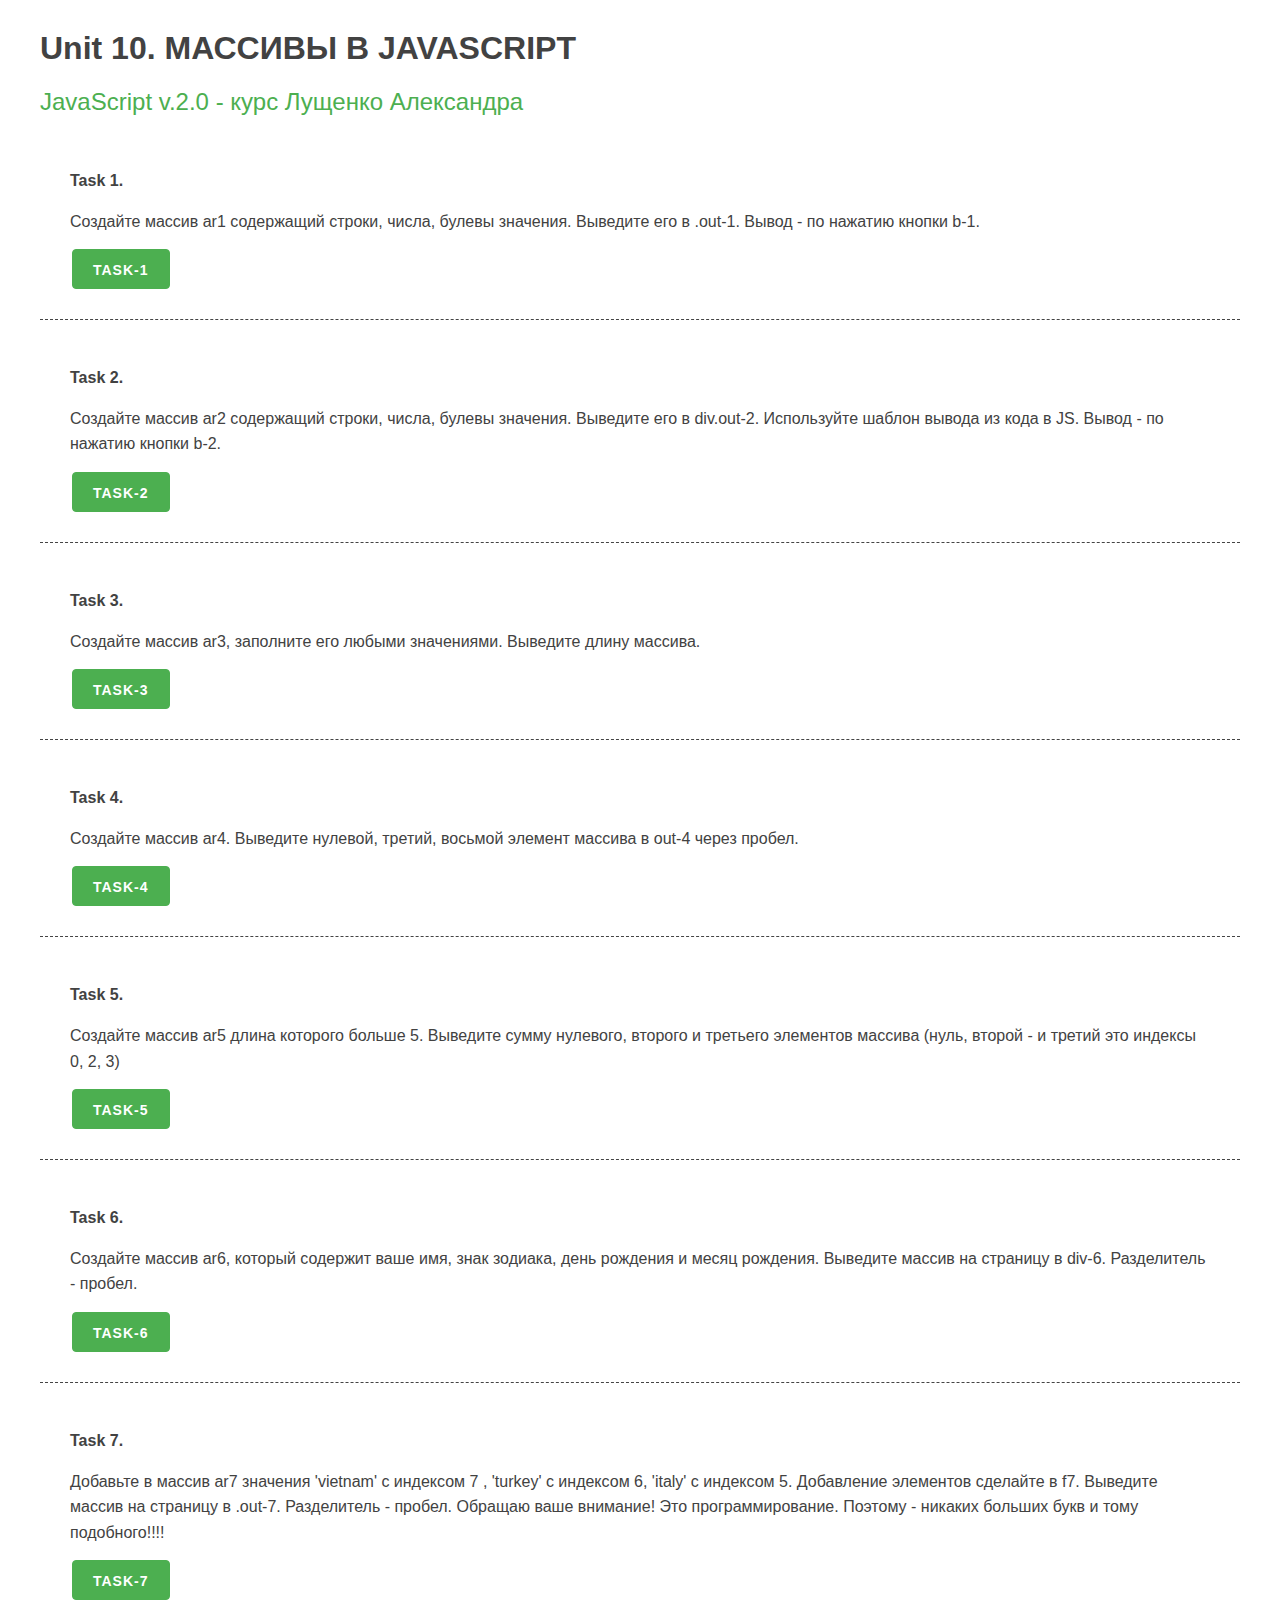
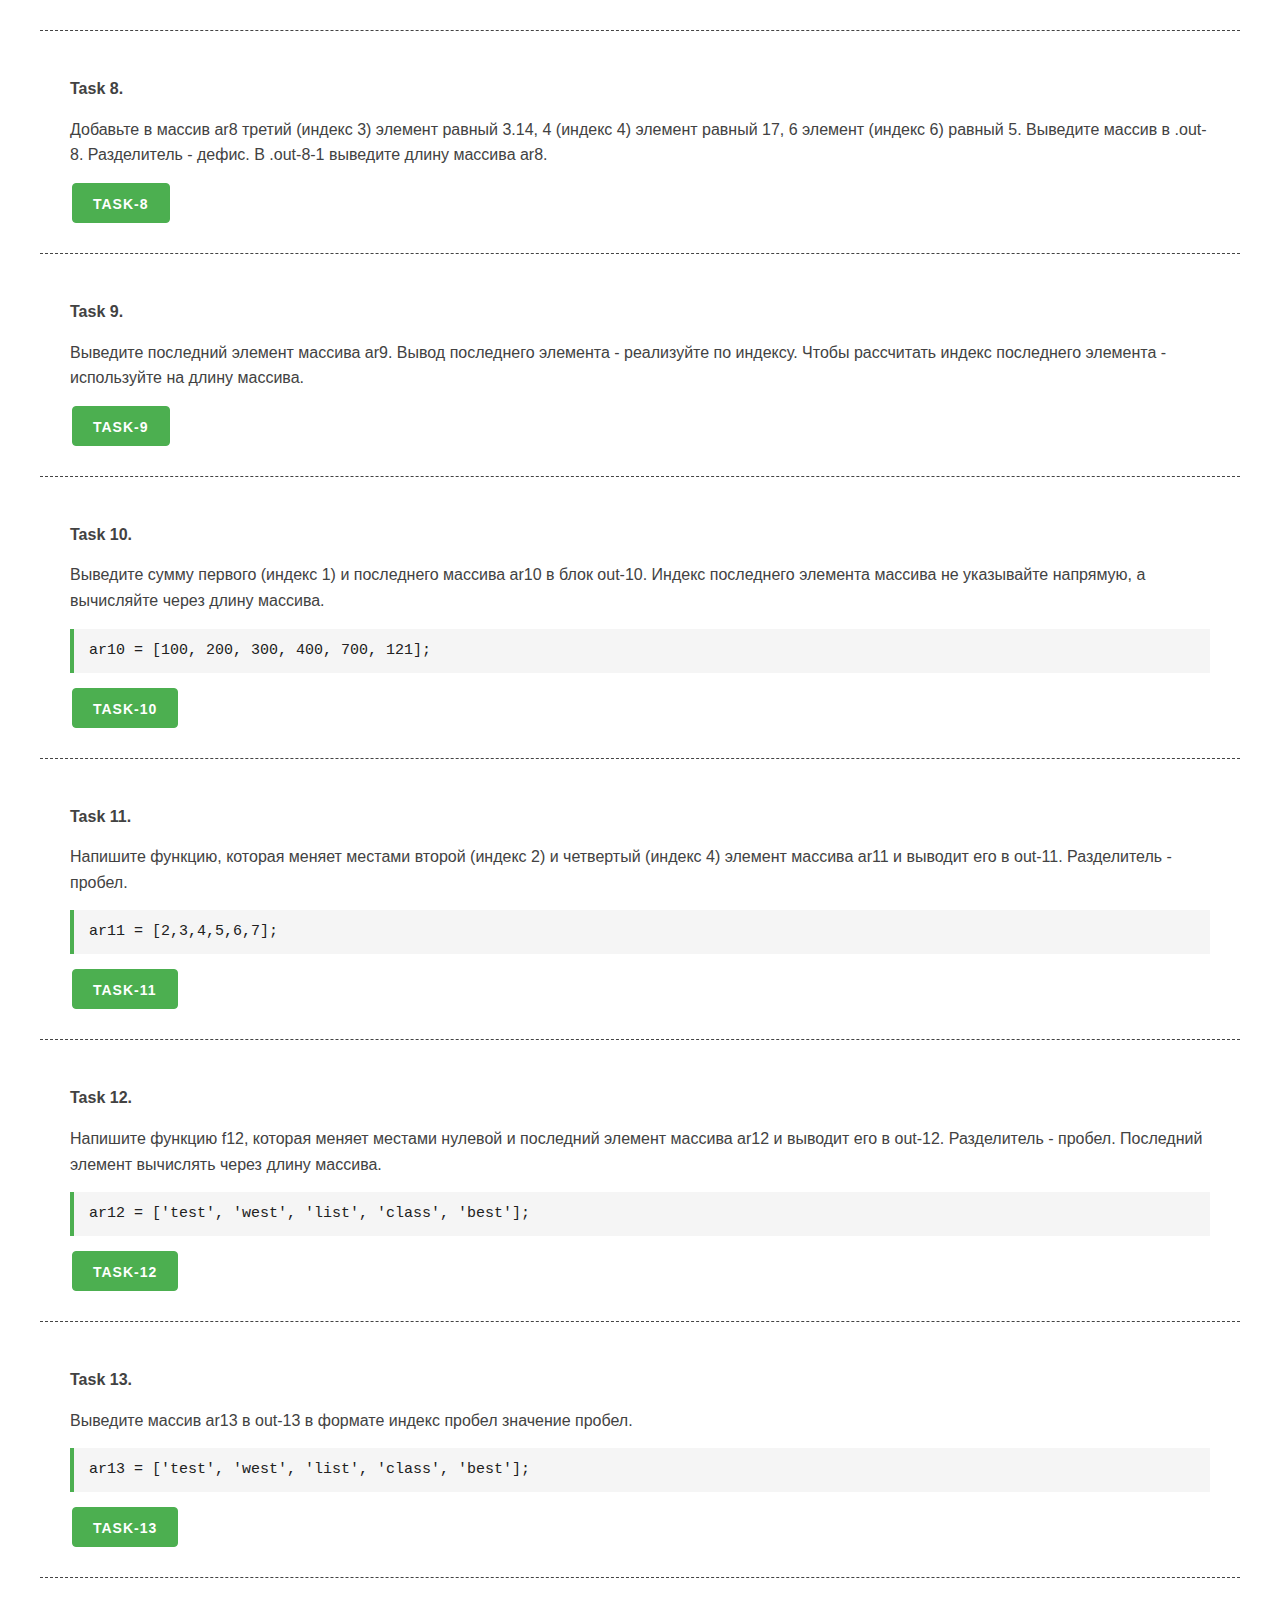
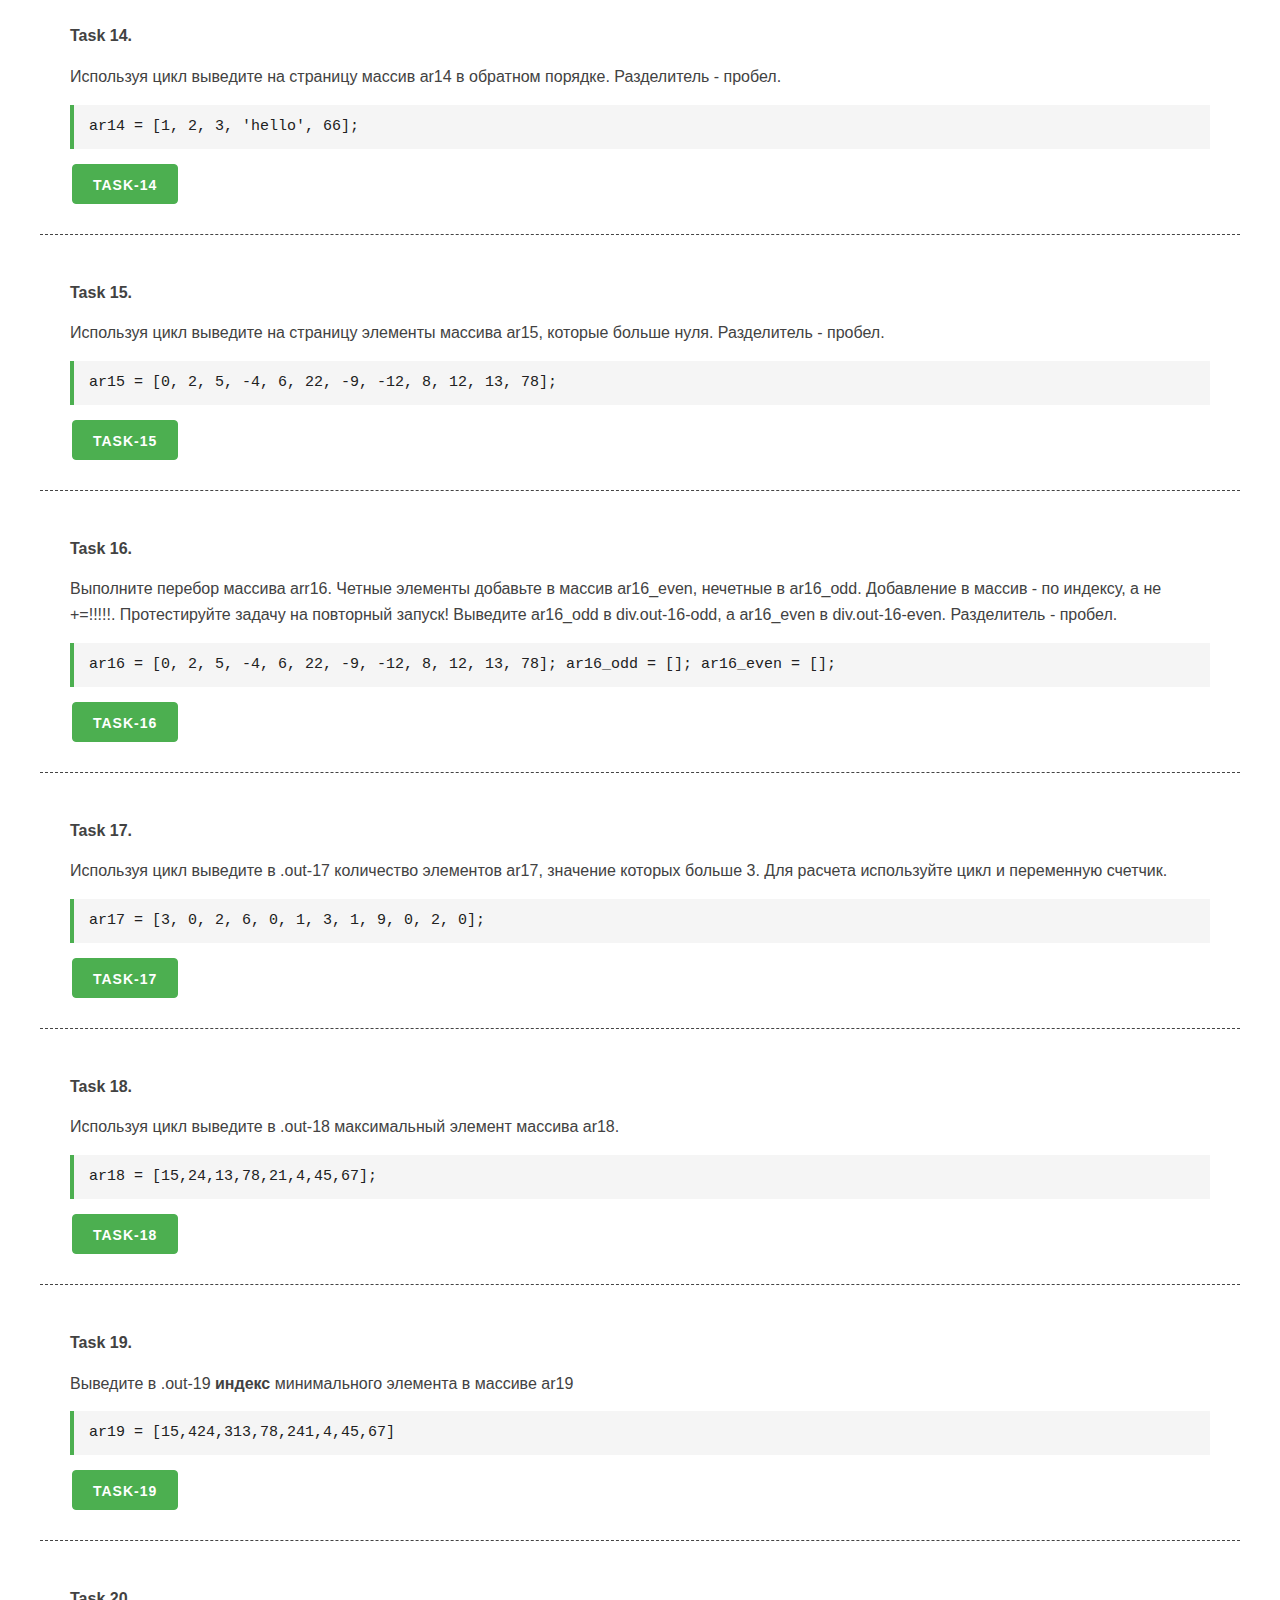
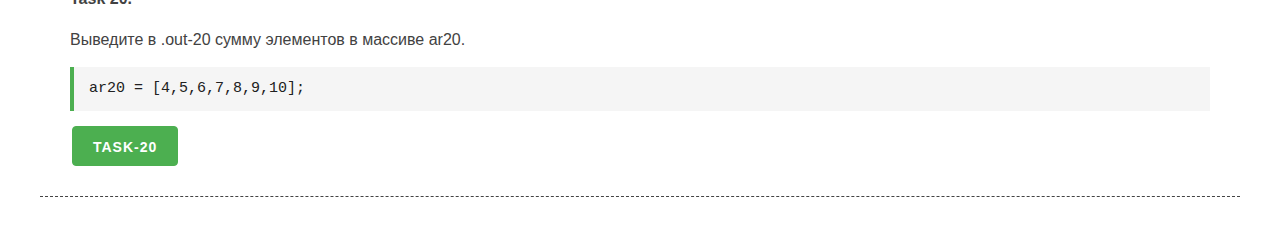
<file: dz_10_blank/unit_10/unit_10.html>
<!DOCTYPE html>
<html lang="en">

<head>
    <meta charset="UTF-8">
    <meta name="viewport" content="width=device-width, initial-scale=1.0">
    <meta http-equiv="X-UA-Compatible" content="ie=edge">
    <link rel="stylesheet" href="css/mustard-ui.min.css">
    <link rel="stylesheet" href="css/style.css">
    <title>Unit 10</title>
</head>

<body>
    <div class="container">
        <h1>Unit 10. МАССИВЫ В JAVASCRIPT</h1>
        <h2><a href="https://itgid.info/course/javascript-2" target="_blank">JavaScript v.2.0 - курс Лущенко
                Александра</a></h2>

        <section>
            <p><b>Task 1.</b></p>
            <p>Создайте массив ar1 содержащий строки, числа, булевы значения. Выведите его в .out-1. Вывод - по нажатию
                кнопки b-1.</p>
            <button class="button-primary b-1">Task-1</button>
            <div class="out-1"></div>
        </section>

        <section>
            <p><b>Task 2.</b></p>
            <p>Создайте массив ar2 содержащий строки, числа, булевы значения. Выведите его в div.out-2. Используйте
                шаблон вывода из кода в JS. Вывод - по нажатию кнопки b-2.</p>
            <button class="button-primary b-2">Task-2</button>
            <div class="out-2"></div>
        </section>

        <section>
            <p><b>Task 3.</b></p>
            <p>Создайте массив ar3, заполните его любыми значениями. Выведите длину массива.</p>
            <button class="button-primary b-3">Task-3</button>
            <div class="out-3"></div>
        </section>

        <section>
            <p><b>Task 4.</b></p>
            <p>Создайте массив ar4. Выведите нулевой, третий, восьмой элемент массива в out-4 через пробел.</p>
            <button class="button-primary b-4">Task-4</button>
            <div class="out-4"></div>
        </section>

        <section>
            <p><b>Task 5.</b></p>
            <p>Создайте массив ar5 длина которого больше 5. Выведите сумму нулевого, второго и третьего элементов
                массива (нуль, второй - и третий это индексы 0, 2, 3)</p>
            <button class="button-primary b-5">Task-5</button>
            <div class="out-5"></div>
        </section>

        <section>
            <p><b>Task 6.</b></p>
            <p>Создайте массив ar6, который содержит ваше имя, знак зодиака, день рождения и месяц рождения. Выведите
                массив на страницу в div-6. Разделитель - пробел.</p>
            <button class="button-primary b-6">Task-6</button>
            <div class="out-6"></div>
        </section>

        <section>
            <p><b>Task 7.</b></p>
            <p>Добавьте в массив ar7 значения 'vietnam' с индексом 7 , 'turkey' с индексом 6, 'italy' с индексом 5.
                Добавление элементов сделайте в f7. Выведите массив на страницу в .out-7. Разделитель - пробел. Обращаю
                ваше внимание! Это программирование. Поэтому - никаких больших букв и тому подобного!!!!</p>
            <button class="button-primary b-7">Task-7</button>
            <div class="out-7"></div>
        </section>

        <section>
            <p><b>Task 8.</b></p>
            <p>Добавьте в массив ar8 третий (индекс 3) элемент равный 3.14, 4 (индекс 4) элемент равный 17, 6 элемент
                (индекс 6) равный 5. Выведите массив в .out-8. Разделитель - дефис. В .out-8-1 выведите длину массива
                ar8.</p>
            <button class="button-primary b-8">Task-8</button>
            <div class="out-8"></div>
            <div class="out-8-1"></div>
        </section>

        <section>
            <p><b>Task 9.</b></p>
            <p>Выведите последний элемент массива ar9. Вывод последнего элемента - реализуйте по индексу. Чтобы
                рассчитать индекс последнего элемента - используйте на длину массива. </p>
            <button class="button-primary b-9">Task-9</button>
            <div class="out-9"></div>
        </section>

        <section>
            <p><b>Task 10.</b></p>
            <p> Выведите сумму первого (индекс 1) и последнего массива ar10 в блок out-10. Индекс последнего элемента
                массива не указывайте напрямую, а вычисляйте через длину массива.</p>
            <pre>ar10 = [100, 200, 300, 400, 700, 121];</pre>
            <button class="button-primary b-10">Task-10</button>
            <div class="out-10"></div>
        </section>

        <section>
            <p><b>Task 11.</b></p>
            <p>Напишите функцию, которая меняет местами второй (индекс 2) и четвертый (индекс 4) элемент массива ar11 и
                выводит его в out-11. Разделитель - пробел.</p>
            <pre>ar11 = [2,3,4,5,6,7];</pre>
            <button class="button-primary b-11">Task-11</button>
            <div class="out-11"></div>
        </section>

        <section>
            <p><b>Task 12.</b></p>
            <p>Напишите функцию f12, которая меняет местами нулевой и последний элемент массива ar12 и выводит его в
                out-12. Разделитель - пробел. Последний элемент вычислять через длину массива.</p>
            <pre>ar12 = ['test', 'west', 'list', 'class', 'best'];</pre>
            <button class="button-primary b-12">Task-12</button>
            <div class="out-12"></div>
        </section>

        <section>
            <p><b>Task 13.</b></p>
            <p>Выведите массив ar13 в out-13 в формате индекс пробел значение пробел.</p>
            <pre>ar13 = ['test', 'west', 'list', 'class', 'best'];</pre>
            <button class="button-primary b-13">Task-13</button>
            <div class="out-13"></div>
        </section>

        <section>
            <p><b>Task 14.</b></p>
            <p>Используя цикл выведите на страницу массив ar14 в обратном порядке. Разделитель - пробел.</p>
            <pre>ar14 = [1, 2, 3, 'hello', 66];</pre>
            <button class="button-primary b-14">Task-14</button>
            <div class="out-14"></div>
        </section>

        <section>
            <p><b>Task 15.</b></p>
            <p>Используя цикл выведите на страницу элементы массива ar15, которые больше нуля. Разделитель - пробел.</p>
            <pre>ar15 = [0, 2, 5, -4, 6, 22, -9, -12, 8, 12, 13, 78];</pre>
            <button class="button-primary b-15">Task-15</button>
            <div class="out-15"></div>
        </section>

        <section>
            <p><b>Task 16.</b></p>
            <p>Выполните перебор массива arr16. Четные элементы добавьте в массив ar16_even, нечетные в ar16_odd.
                Добавление в массив - по индексу, а не +=!!!!!. Протестируйте задачу на повторный запуск! Выведите
                ar16_odd в div.out-16-odd, а ar16_even в div.out-16-even. Разделитель - пробел.</p>
            <pre>
ar16 = [0, 2, 5, -4, 6, 22, -9, -12, 8, 12, 13, 78];
ar16_odd = [];
ar16_even = [];
        </pre>
            <button class="button-primary b-16">Task-16</button>
            <div class="out-16-even"></div>
            <div class="out-16-odd"></div>
        </section>

        <section>
            <p><b>Task 17.</b></p>
            <p>Используя цикл выведите в .out-17 количество элементов ar17, значение которых больше 3. Для расчета
                используйте цикл и переменную счетчик.</p>
            <pre>ar17 =  [3, 0, 2, 6, 0, 1, 3, 1, 9, 0, 2, 0];</pre>
            <button class="button-primary b-17">Task-17</button>
            <div class="out-17"></div>
        </section>

        <section>
            <p><b>Task 18.</b></p>
            <p>Используя цикл выведите в .out-18 максимальный элемент массива ar18.</p>
            <pre>ar18 =  [15,24,13,78,21,4,45,67];</pre>
            <button class="button-primary b-18">Task-18</button>
            <div class="out-18"></div>
        </section>

        <section>
            <p><b>Task 19.</b></p>
            <p>Выведите в .out-19 <b>индекс</b> минимального элемента в массиве ar19</p>
            <pre>ar19 =  [15,424,313,78,241,4,45,67]</pre>
            <button class="button-primary b-19">Task-19</button>
            <div class="out-19"></div>
        </section>

        <section>
            <p><b>Task 20.</b></p>
            <p>Выведите в .out-20 сумму элементов в массиве ar20.</p>
            <pre> ar20 =  [4,5,6,7,8,9,10];</pre>
            <button class="button-primary b-20">Task-20</button>
            <div class="out-20"></div>
        </section>



    </div>

    <script src="unit_10.js"></script>
</body>

</html>
</file>
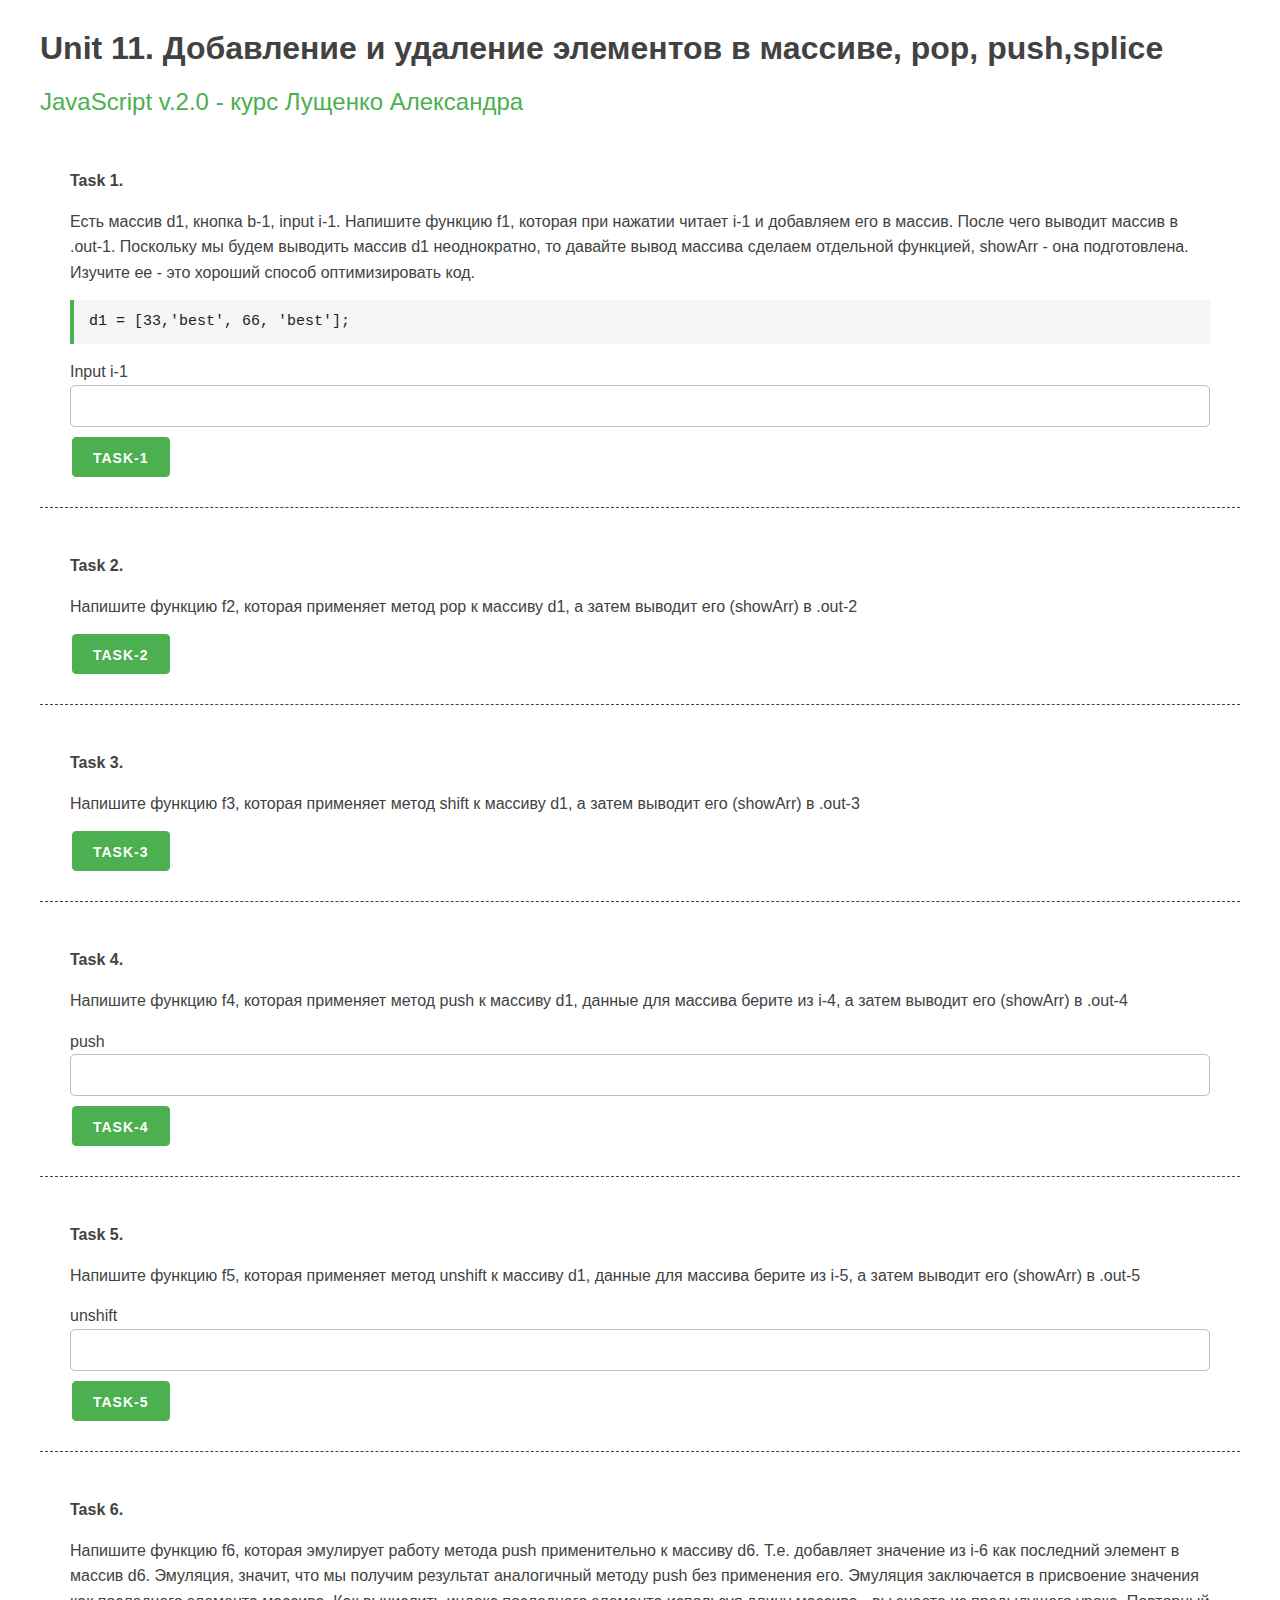
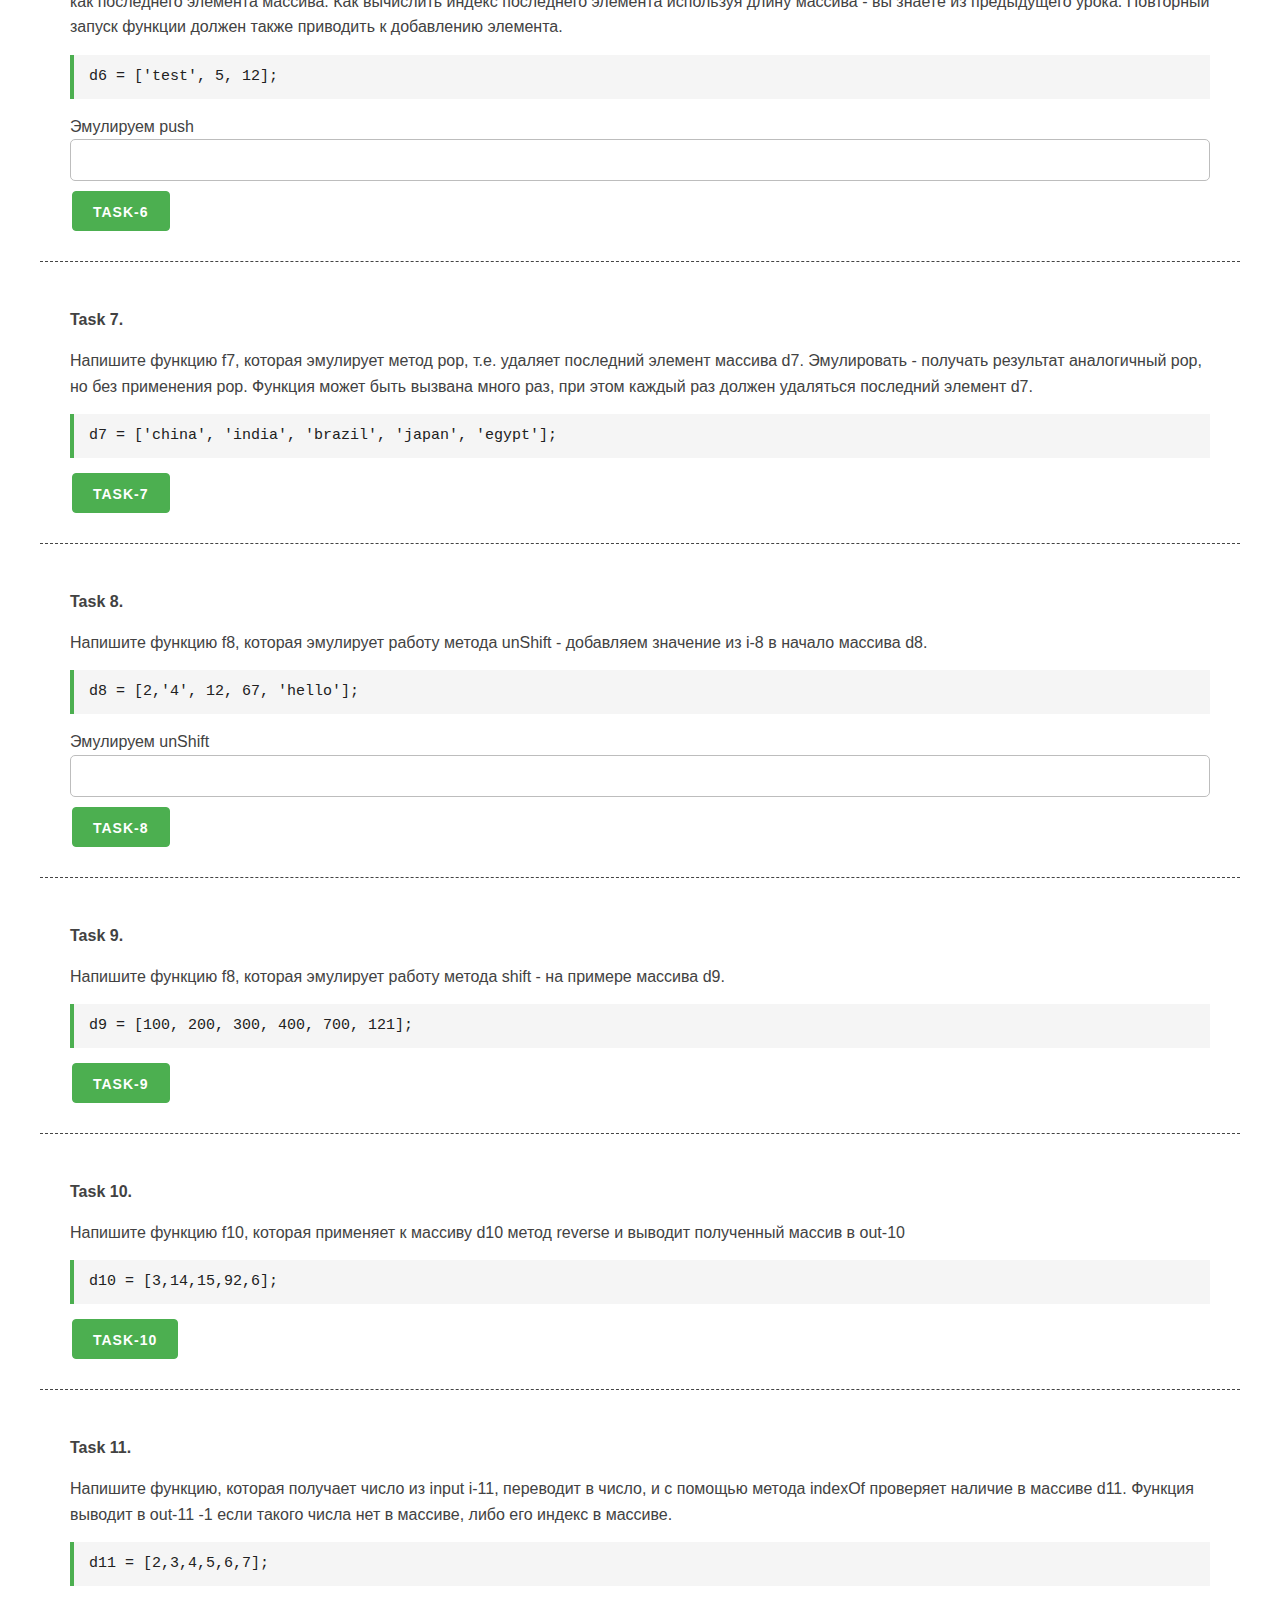
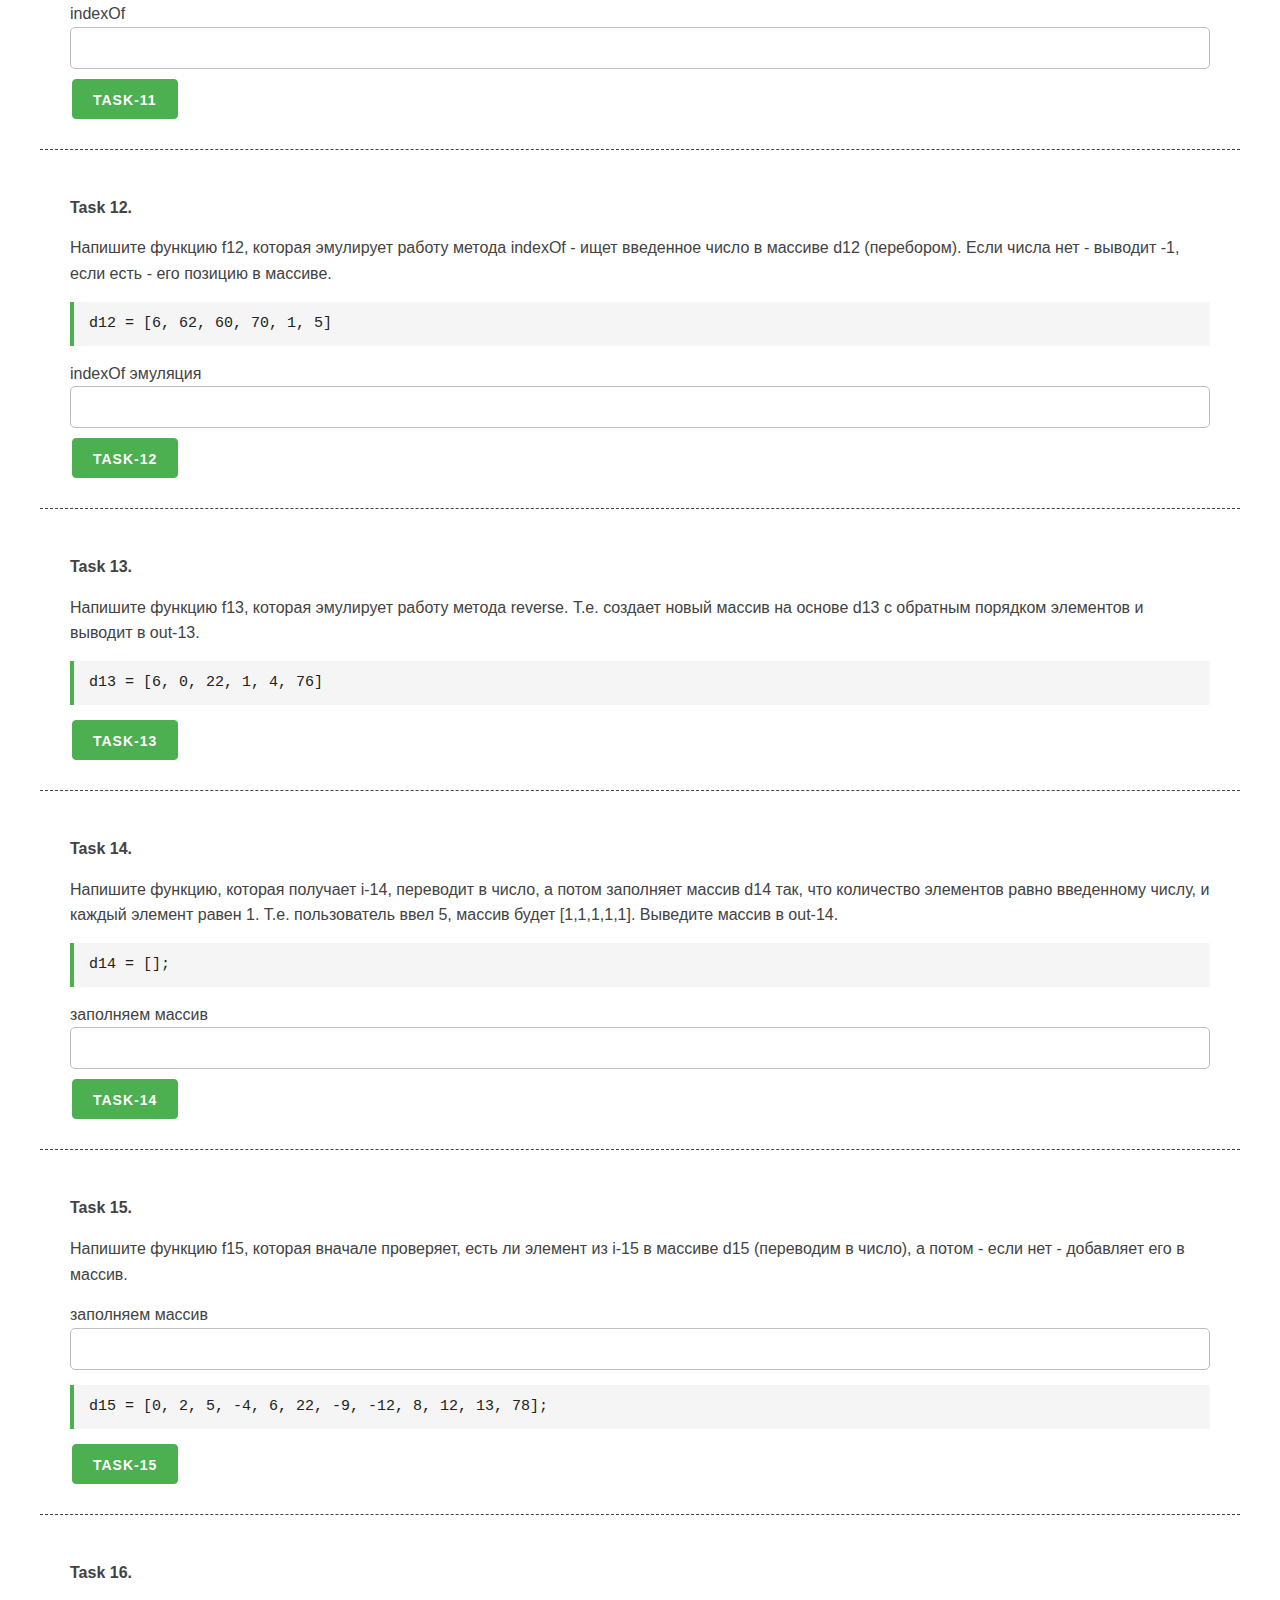
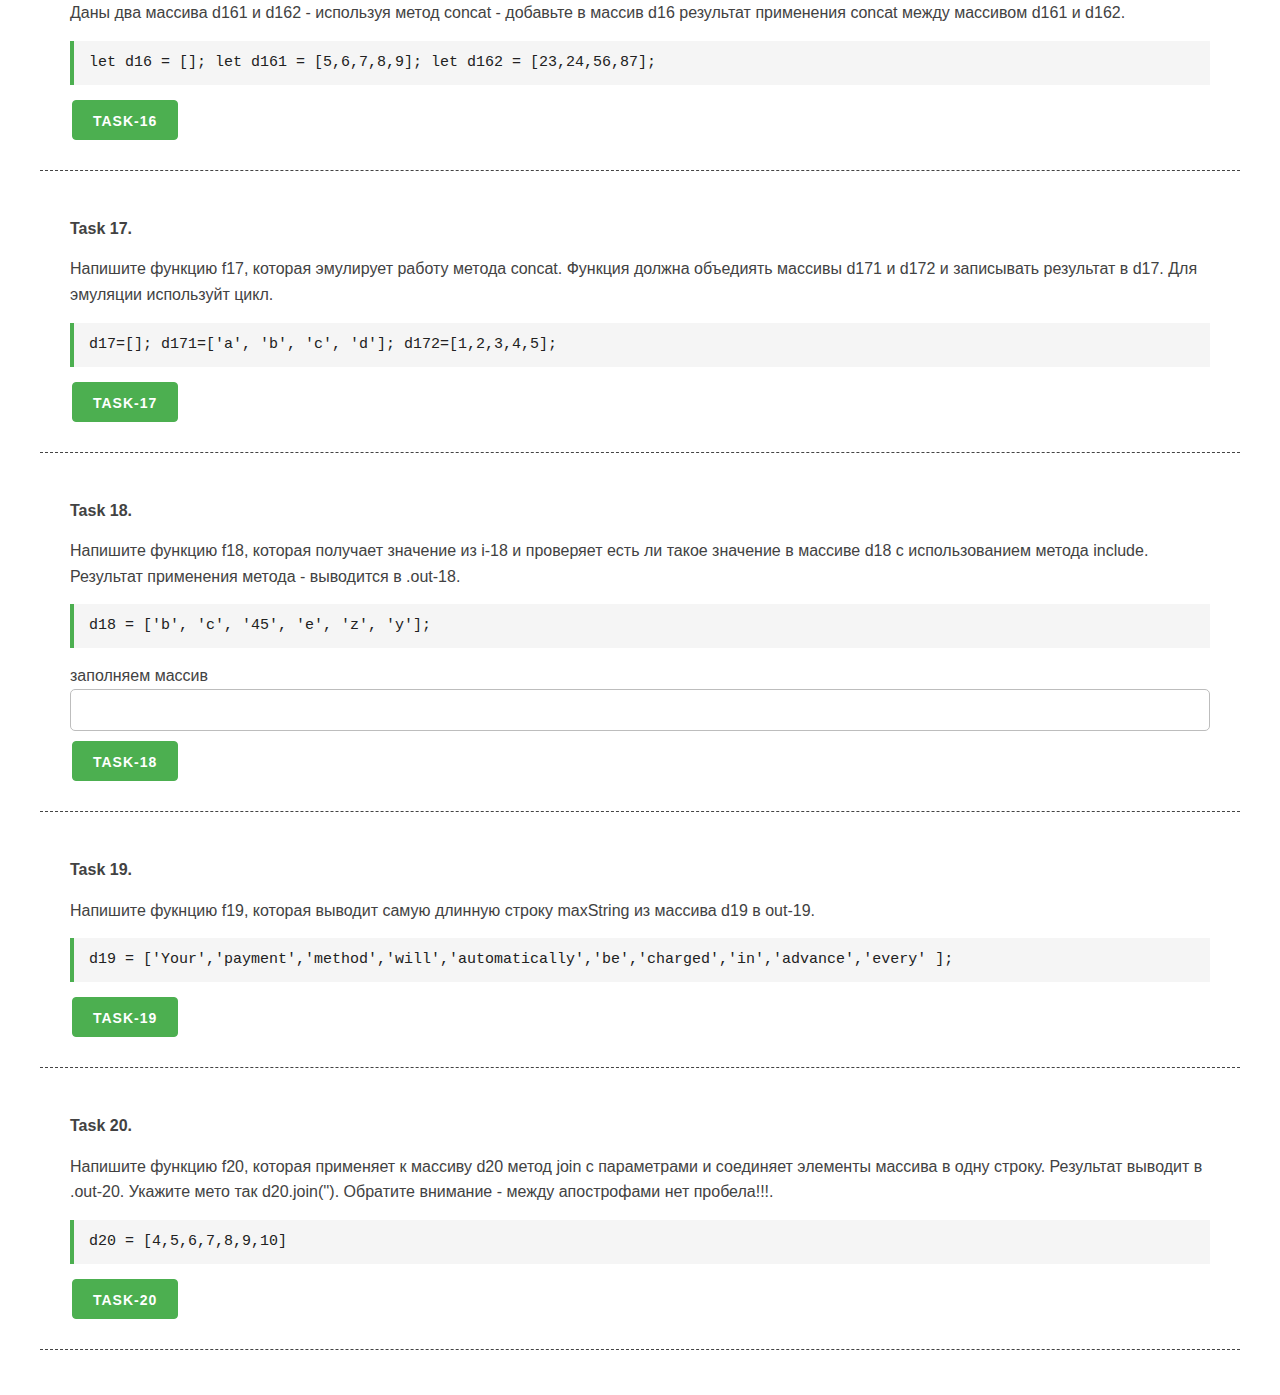
<file: dz_11_blank/unit_11/unit_11.html>
<!DOCTYPE html>
<html lang="en">

<head>
    <meta charset="UTF-8">
    <meta name="viewport" content="width=device-width, initial-scale=1.0">
    <meta http-equiv="X-UA-Compatible" content="ie=edge">
    <link rel="stylesheet" href="css/mustard-ui.min.css">
    <link rel="stylesheet" href="css/style.css">
    <title>Unit 11</title>
</head>

<body>
    <div class="container">
        <h1>Unit 11. Добавление и удаление элементов в массиве, pop, push,splice</h1>
        <h2><a href="https://itgid.info/course/javascript-2" target="_blank">JavaScript v.2.0 - курс Лущенко
                Александра</a></h2>

        <section>
            <p><b>Task 1.</b></p>
            <p>Есть массив d1, кнопка b-1, input i-1. Напишите функцию f1, которая при нажатии читает i-1 и добавляем
                его в массив. После чего выводит массив в .out-1. Поскольку мы будем выводить массив d1 неоднократно, то
                давайте вывод массива сделаем отдельной функцией, showArr - она подготовлена. Изучите ее - это хороший
                способ оптимизировать код.</p>
            <pre>
         d1 = [33,'best', 66, 'best'];
        </pre>
            <div class="form-control">Input i-1 <input type="text" class="i-1"></div>
            <button class="button-primary b-1">Task-1</button>
            <div class="out-1"></div>
        </section>

        <section>
            <p><b>Task 2.</b></p>
            <p>Напишите функцию f2, которая применяет метод pop к массиву d1, а затем выводит его (showArr) в .out-2</p>
            <button class="button-primary b-2">Task-2</button>
            <div class="out-2"></div>
        </section>

        <section>
            <p><b>Task 3.</b></p>
            <p>Напишите функцию f3, которая применяет метод shift к массиву d1, а затем выводит его (showArr) в .out-3
            </p>
            <button class="button-primary b-3">Task-3</button>
            <div class="out-3"></div>
        </section>

        <section>
            <p><b>Task 4.</b></p>
            <p>Напишите функцию f4, которая применяет метод push к массиву d1, данные для массива берите из i-4, а затем
                выводит его (showArr) в .out-4</p>
            <div class="form-control">push <input type="text" class="i-4"></div>
            <button class="button-primary b-4">Task-4</button>
            <div class="out-4"></div>
        </section>

        <section>
            <p><b>Task 5.</b></p>
            <p>Напишите функцию f5, которая применяет метод unshift к массиву d1, данные для массива берите из i-5, а
                затем выводит его (showArr) в .out-5</p>
            <div class="form-control">unshift <input type="text" class="i-5"></div>
            <button class="button-primary b-5">Task-5</button>
            <div class="out-5"></div>
        </section>

        <section>
            <p><b>Task 6.</b></p>
            <p>Напишите функцию f6, которая эмулирует работу метода push применительно к массиву d6. Т.е. добавляет
                значение из i-6 как последний элемент в массив d6. Эмуляция, значит, что мы получим результат
                аналогичный методу push без применения его. Эмуляция заключается в присвоение значения как последнего
                элемента массива. Как вычислить индекс последнего элемента используя длину массива - вы знаете из
                предыдущего урока. Повторный запуск функции должен также приводить к добавлению элемента.</p>
            <pre>d6 = ['test', 5, 12];</pre>
            <div class="form-control">Эмулируем push <input type="text" class="i-6"></div>
            <button class="button-primary b-6">Task-6</button>
            <div class="out-6"></div>
        </section>

        <section>
            <p><b>Task 7.</b></p>
            <p>Напишите функцию f7, которая эмулирует метод pop, т.е. удаляет последний элемент массива d7. Эмулировать
                - получать результат аналогичный pop, но без применения pop. Функция может быть вызвана много раз, при
                этом каждый раз должен удаляться последний элемент d7.</p>
            <pre>
            d7 = ['china', 'india', 'brazil', 'japan', 'egypt'];
        </pre>
            <button class="button-primary b-7">Task-7</button>
            <div class="out-7"></div>
        </section>

        <section>
            <p><b>Task 8.</b></p>
            <p>Напишите функцию f8, которая эмулирует работу метода unShift - добавляем значение из i-8 в начало массива
                d8.</p>
            <pre>
             d8 = [2,'4', 12, 67, 'hello'];
        </pre>
            <div class="form-control">Эмулируем unShift <input type="text" class="i-8"></div>

            <button class="button-primary b-8">Task-8</button>
            <div class="out-8"></div>
            <div class="out-8-1"></div>
        </section>

        <section>
            <p><b>Task 9.</b></p>
            <p>Напишите функцию f8, которая эмулирует работу метода shift - на примере массива d9.</p>
            <pre>
            d9 = [100, 200, 300, 400, 700, 121];
        </pre>
            <button class="button-primary b-9">Task-9</button>
            <div class="out-9"></div>
        </section>

        <section>
            <p><b>Task 10.</b></p>
            <p>Напишите функцию f10, которая применяет к массиву d10 метод reverse и выводит полученный массив в out-10
            </p>
            <pre>d10 = [3,14,15,92,6];</pre>
            <button class="button-primary b-10">Task-10</button>
            <div class="out-10"></div>
        </section>

        <section>
            <p><b>Task 11.</b></p>
            <p>Напишите функцию, которая получает число из input i-11, переводит в число, и с помощью метода indexOf
                проверяет наличие в массиве d11. Функция выводит в out-11 -1 если такого числа нет в массиве, либо его
                индекс в массиве.
            </p>
            <pre>d11 = [2,3,4,5,6,7];</pre>
            <div class="form-control">indexOf <input type="text" class="i-11"></div>

            <button class="button-primary b-11">Task-11</button>
            <div class="out-11"></div>
        </section>

        <section>
            <p><b>Task 12.</b></p>
            <p>Напишите функцию f12, которая эмулирует работу метода indexOf - ищет введенное число в массиве d12
                (перебором). Если числа нет - выводит -1, если есть - его позицию в массиве.</p>
            <pre>d12 = [6, 62, 60, 70, 1, 5]</pre>
            <div class="form-control">indexOf эмуляция<input type="text" class="i-12"></div>

            <button class="button-primary b-12">Task-12</button>
            <div class="out-12"></div>
        </section>

        <section>
            <p><b>Task 13.</b></p>
            <p>Напишите функцию f13, которая эмулирует работу метода reverse. Т.е. создает новый массив на основе d13 с
                обратным порядком элементов и выводит в out-13.</p>
            <pre> d13 = [6, 0, 22, 1, 4, 76]</pre>
            <button class="button-primary b-13">Task-13</button>
            <div class="out-13"></div>
        </section>

        <section>
            <p><b>Task 14.</b></p>
            <p>Напишите функцию, которая получает i-14, переводит в число, а потом заполняет массив d14 так, что
                количество элементов равно введенному числу, и каждый элемент равен 1. Т.е. пользователь ввел 5, массив
                будет [1,1,1,1,1]. Выведите массив в out-14. </p>
            <pre>d14 = [];</pre>
            <div class="form-control">заполняем массив<input type="text" class="i-14"></div>
            <button class="button-primary b-14">Task-14</button>
            <div class="out-14"></div>
        </section>

        <section>
            <p><b>Task 15.</b></p>
            <p>Напишите функцию f15, которая вначале проверяет, есть ли элемент из i-15 в массиве d15 (переводим в
                число), а потом - если нет - добавляет его в массив.</p>
            <div class="form-control">заполняем массив<input type="text" class="i-15"></div>

            <pre>d15 = [0, 2, 5, -4, 6, 22, -9, -12, 8, 12, 13, 78];</pre>
            <button class="button-primary b-15">Task-15</button>
            <div class="out-15"></div>
        </section>

        <section>
            <p><b>Task 16.</b></p>
            <p>Даны два массива d161 и d162 - используя метод concat - добавьте в массив d16 результат применения concat
                между массивом d161 и d162.</p>
            <pre>
let d16 = [];
let d161 = [5,6,7,8,9];
let d162 = [23,24,56,87];
        </pre>
            <button class="button-primary b-16">Task-16</button>
            <div class="out-16"></div>
        </section>

        <section>
            <p><b>Task 17.</b></p>
            <p>Напишите функцию f17, которая эмулирует работу метода concat. Функция должна объедиять массивы d171 и
                d172 и записывать результат в d17. Для эмуляции используйт цикл.</p>
            <pre>
d17=[];
d171=['a', 'b', 'c', 'd'];
d172=[1,2,3,4,5];
        </pre>
            <button class="button-primary b-17">Task-17</button>
            <div class="out-17"></div>
        </section>

        <section>
            <p><b>Task 18.</b></p>
            <p>Напишите функцию f18, которая получает значение из i-18 и проверяет есть ли такое значение в массиве d18
                c использованием метода include. Результат применения метода - выводится в .out-18.</p>
            <pre>d18 = ['b', 'c', '45', 'e', 'z', 'y'];</pre>
            <div class="form-control">заполняем массив<input type="text" class="i-18"></div>
            <button class="button-primary b-18">Task-18</button>
            <div class="out-18"></div>
        </section>

        <section>
            <p><b>Task 19.</b></p>
            <p>Напишите фукнцию f19, которая выводит самую длинную строку maxString из массива d19 в out-19.</p>
            <pre>d19 = ['Your','payment','method','will','automatically','be','charged','in','advance','every' ];</pre>
            <button class="button-primary b-19">Task-19</button>
            <div class="out-19"></div>
        </section>

        <section>
            <p><b>Task 20.</b></p>
            <p>Напишите функцию f20, которая применяет к массиву d20 метод join с параметрами и соединяет элементы
                массива в одну строку. Результат выводит в .out-20. Укажите мето так d20.join(''). Обратите внимание  - между апострофами нет пробела!!!.</p>
            <pre> d20 = [4,5,6,7,8,9,10]</pre>
            <button class="button-primary b-20">Task-20</button>
            <div class="out-20"></div>
        </section>



    </div>

    <script src="unit_11.js"></script>
</body>

</html>
</file>
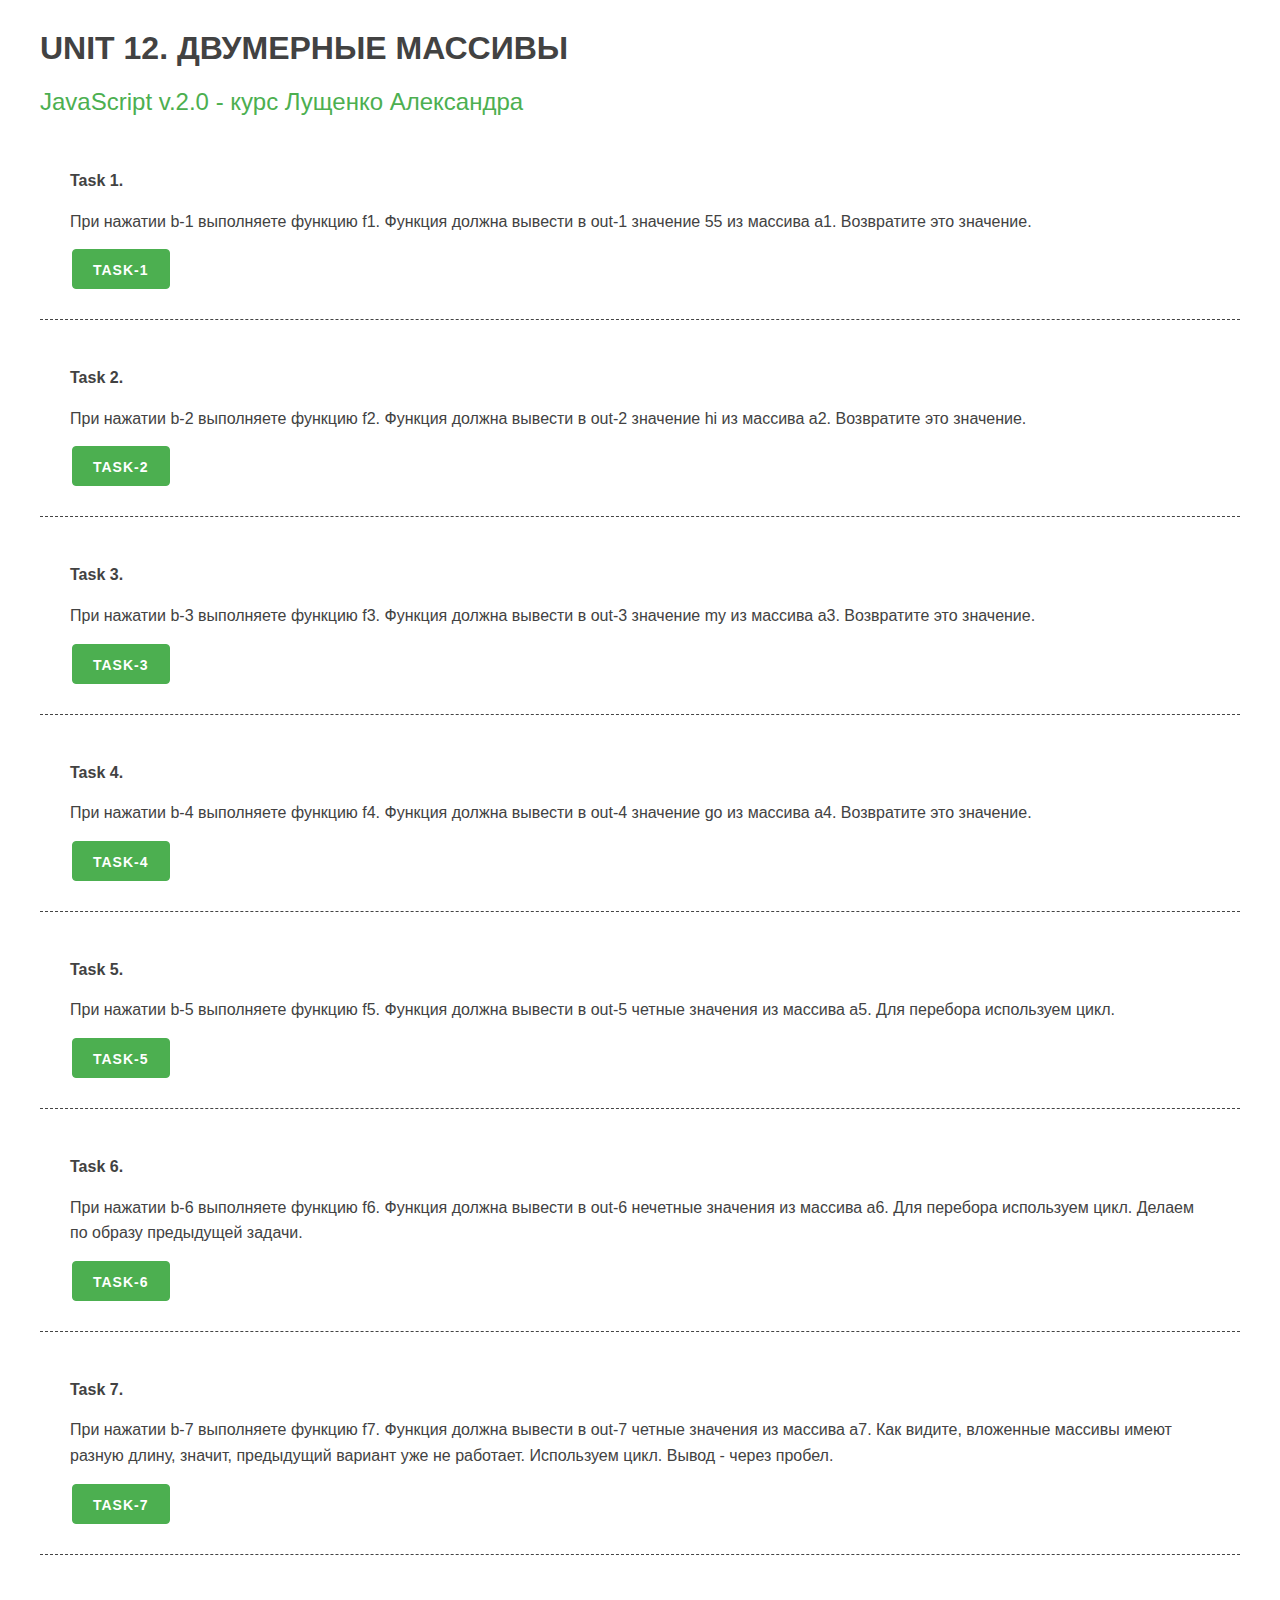
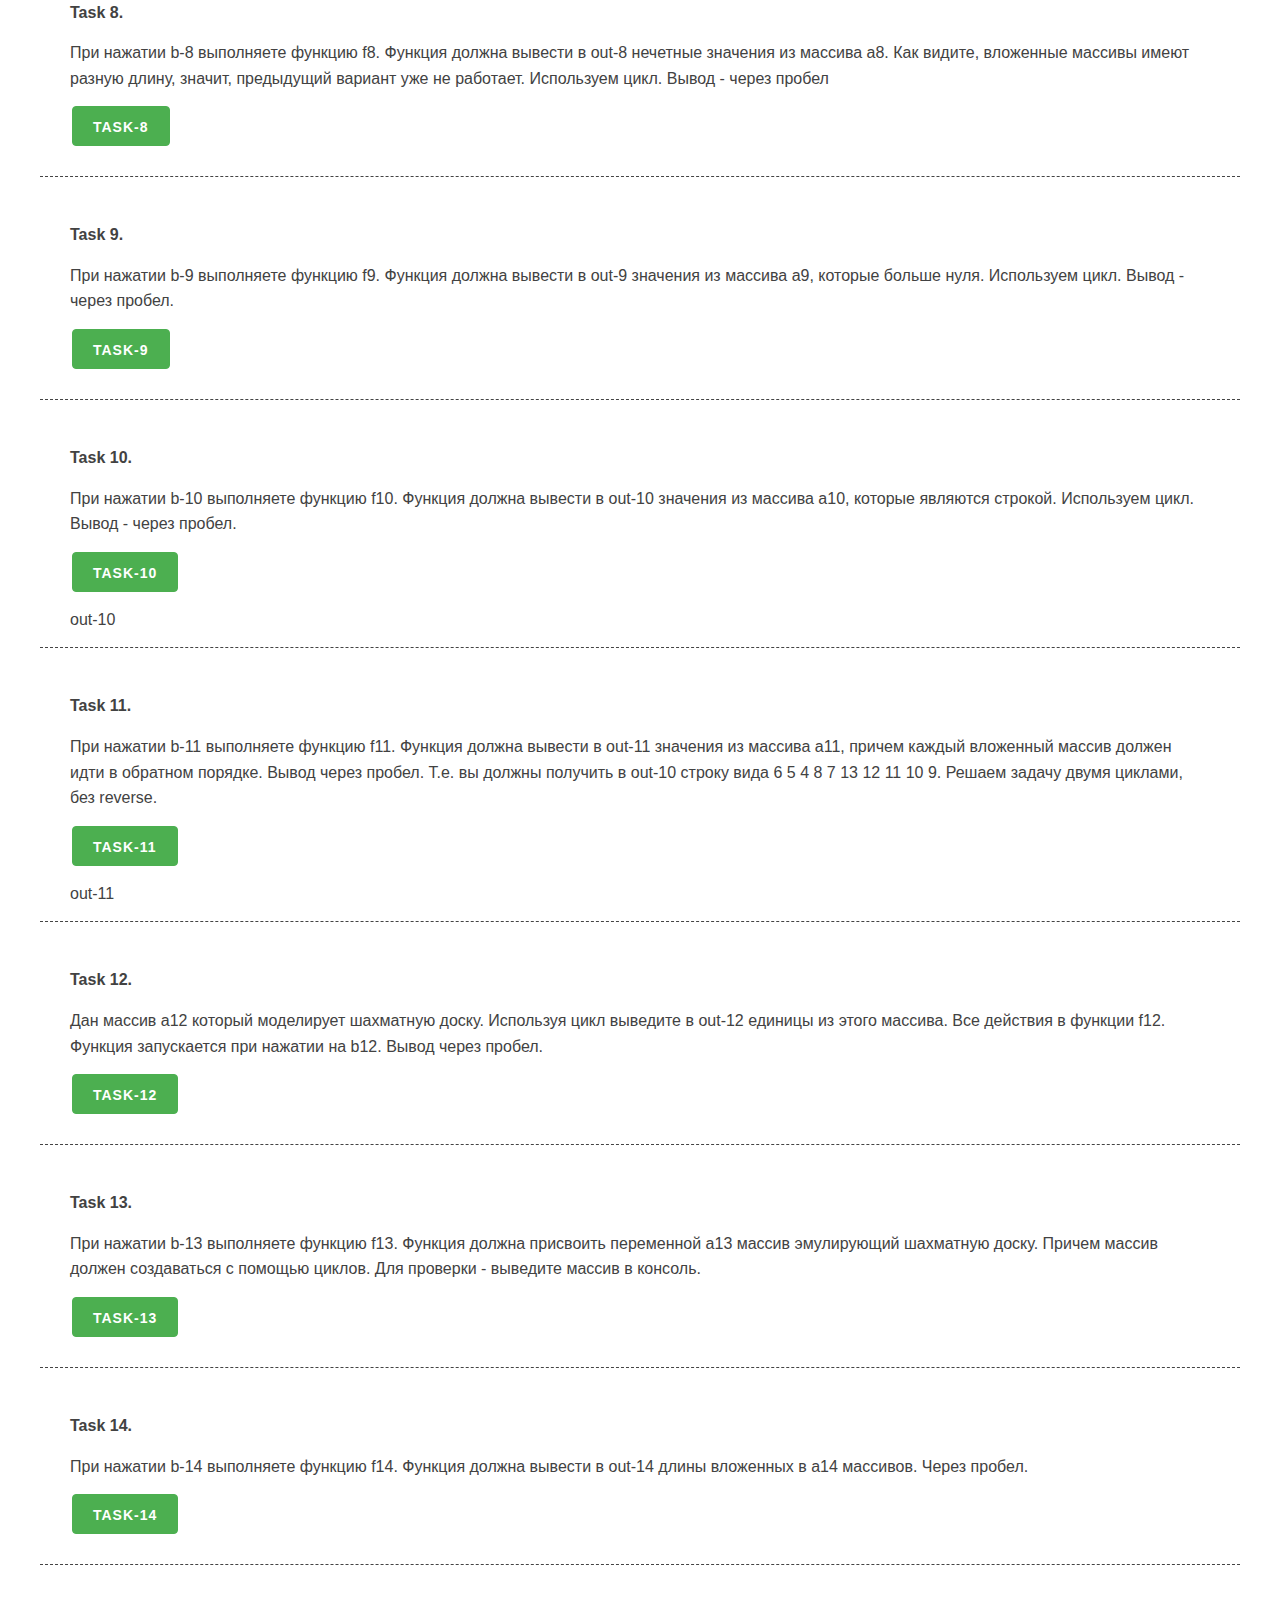
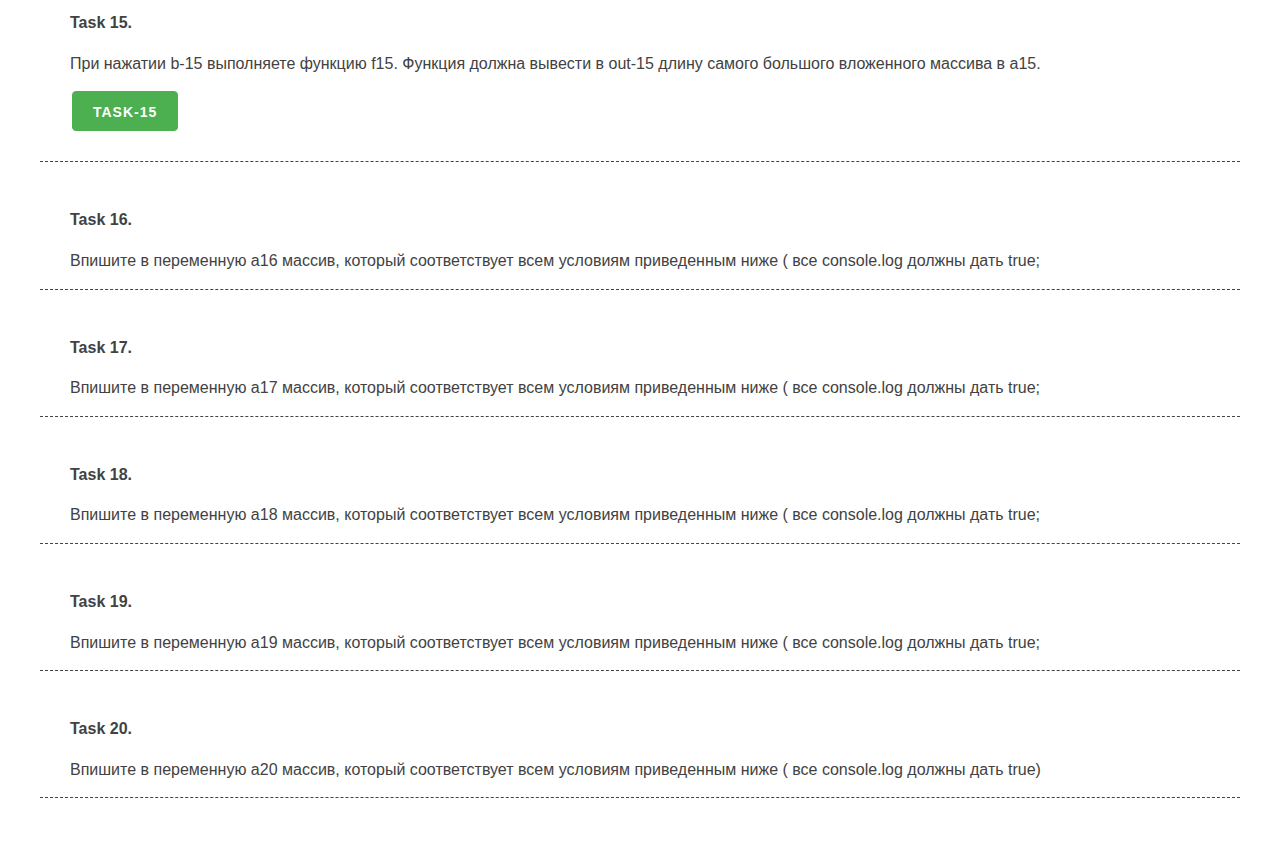
<file: dz_12_blank/unit_12/unit_12.html>
<!DOCTYPE html>
<html lang="en">

<head>
    <meta charset="UTF-8">
    <meta name="viewport" content="width=device-width, initial-scale=1.0">
    <meta http-equiv="X-UA-Compatible" content="ie=edge">
    <link rel="stylesheet" href="css/mustard-ui.min.css">
    <link rel="stylesheet" href="css/style.css">
    <title>Unit 12</title>
</head>

<body>
    <div class="container">
        <h1>UNIT 12. ДВУМЕРНЫЕ МАССИВЫ</h1>
        <h2><a href="https://itgid.info/course/javascript-2" target="_blank">JavaScript v.2.0 - курс Лущенко
                Александра</a></h2>

        <section>
            <p><b>Task 1.</b></p>
            <p>При нажатии b-1 выполняете функцию f1. Функция должна вывести в out-1 значение 55 из массива a1. Возвратите это значение.</p>
            <button class="button-primary b-1">Task-1</button>
            <div class="out-1"></div>
        </section>

        <section>
            <p><b>Task 2.</b></p>
            <p>При нажатии b-2 выполняете функцию f2. Функция должна вывести в out-2 значение hi из массива a2. Возвратите это значение.</p>
            <button class="button-primary b-2">Task-2</button>
            <div class="out-2"></div>
        </section>

        <section>
            <p><b>Task 3.</b></p>
            <p>При нажатии b-3 выполняете функцию f3. Функция должна вывести в out-3 значение my из массива a3. Возвратите это значение.</p>
            <button class="button-primary b-3">Task-3</button>
            <div class="out-3"></div>
        </section>

        <section>
            <p><b>Task 4.</b></p>
            <p>При нажатии b-4 выполняете функцию f4. Функция должна вывести в out-4 значение go из массива a4. Возвратите это значение.</p>
            <button class="button-primary b-4">Task-4</button>
            <div class="out-4"></div>
        </section>

        <section>
            <p><b>Task 5.</b></p>
            <p>При нажатии b-5 выполняете функцию f5. Функция должна вывести в out-5 четные значения из массива a5. Для перебора используем цикл.
            </p>
            <button class="button-primary b-5">Task-5</button>
            <div class="out-5"></div>
        </section>

        <section>
            <p><b>Task 6.</b></p>
            <p>При нажатии b-6 выполняете функцию f6. Функция должна вывести в out-6 нечетные значения из массива a6. Для перебора используем цикл. Делаем по образу предыдущей задачи.</p>
            <button class="button-primary b-6">Task-6</button>
            <div class="out-6"></div>
        </section>

        <section>
            <p><b>Task 7.</b></p>
            <p> При нажатии b-7 выполняете функцию f7. Функция должна вывести в out-7 четные значения из массива a7. Как видите, вложенные массивы имеют разную длину, значит, предыдущий вариант уже не работает. Используем цикл. Вывод - через пробел.</p>
            <button class="button-primary b-7">Task-7</button>
            <div class="out-7"></div>
        </section>

        <section>
            <p><b>Task 8.</b></p>
            <p>При нажатии b-8 выполняете функцию f8. Функция должна вывести в out-8 нечетные значения из массива a8. Как видите, вложенные массивы имеют разную длину, значит, предыдущий вариант уже не работает. Используем цикл. Вывод - через пробел</p>
            <button class="button-primary b-8">Task-8</button>
            <div class="out-8"></div>
        </section>

        <section>
            <p><b>Task 9.</b></p>
            <p>При нажатии b-9 выполняете функцию f9. Функция должна вывести в out-9 значения из массива a9, которые больше нуля. Используем цикл. Вывод - через пробел.
            </p>

            <button class="button-primary b-9">Task-9</button>
            <div class="out-9"></div>
        </section>

        <section>
            <p><b>Task 10.</b></p>
            <p>При нажатии b-10 выполняете функцию f10. Функция должна вывести в out-10 значения из массива a10, которые являются строкой. Используем цикл. Вывод - через пробел.</p>
            <button class="button-primary b-10">Task-10</button>
            <div class="out-10">out-10</div>
        </section>

        <section>
            <p><b>Task 11.</b></p>
            <p>При нажатии b-11 выполняете функцию f11. Функция должна вывести в out-11 значения из массива a11, причем каждый вложенный массив должен идти в обратном порядке. Вывод через пробел. Т.е. вы должны получить в out-10 строку вида 6 5 4 8 7 13 12 11 10 9. Решаем задачу двумя циклами, без reverse.</p>
            <button class="button-primary b-11">Task-11</button>
            <div class="out-11">out-11</div>
        </section>

        <section>
            <p><b>Task 12.</b></p>
            <p> Дан массив a12 который моделирует шахматную доску. Используя цикл выведите в out-12 единицы из этого массива. Все действия в функции f12. Функция запускается при нажатии на b12. Вывод через пробел.</p>
            <button class="button-primary b-12">Task-12</button>
            <div class="out-12"></div>
        </section>

        <section>
            <p><b>Task 13.</b></p>
            <p>При нажатии b-13 выполняете функцию f13. Функция должна присвоить переменной a13 массив эмулирующий шахматную доску. Причем массив должен создаваться с помощью циклов. Для проверки - выведите массив в консоль.</p>
            <button class="button-primary b-13">Task-13</button>
            <div class="out-13"></div>
        </section>

        <section>
            <p><b>Task 14.</b></p>
            <p>При нажатии b-14 выполняете функцию f14. Функция должна вывести в out-14 длины вложенных в a14 массивов. Через пробел.</p>
            <button class="button-primary b-14">Task-14</button>
            <div class="out-14"></div>
        </section>

        <section>
            <p><b>Task 15.</b></p>
            <p>При нажатии b-15 выполняете функцию f15. Функция должна вывести в out-15 длину самого большого вложенного массива в a15.</p>
            <button class="button-primary b-15">Task-15</button>
            <div class="out-15"></div>
        </section>

        <section>
            <p><b>Task 16.</b></p>
            <p>Впишите в переменную a16 массив, который соответствует всем условиям приведенным ниже ( все console.log должны дать true;</p>
        </section>

        <section>
            <p><b>Task 17.</b></p>
            <p>Впишите в переменную a17 массив, который соответствует всем условиям приведенным ниже ( все console.log должны дать true;</p>
        </section>

        <section>
            <p><b>Task 18.</b></p>
            <p>Впишите в переменную a18 массив, который соответствует всем условиям приведенным ниже ( все console.log должны дать true;</p>
        </section>

        <section>
            <p><b>Task 19.</b></p>
            <p> Впишите в переменную a19 массив, который соответствует всем условиям приведенным ниже ( все console.log должны дать true;</p>
        </section>

        <section>
            <p><b>Task 20.</b></p>
            <p>Впишите в переменную a20 массив, который соответствует всем условиям приведенным ниже ( все console.log должны дать true)</p>
        </section>

    </div>

    <script src="unit_12.js"></script>
</body>

</html>
</file>
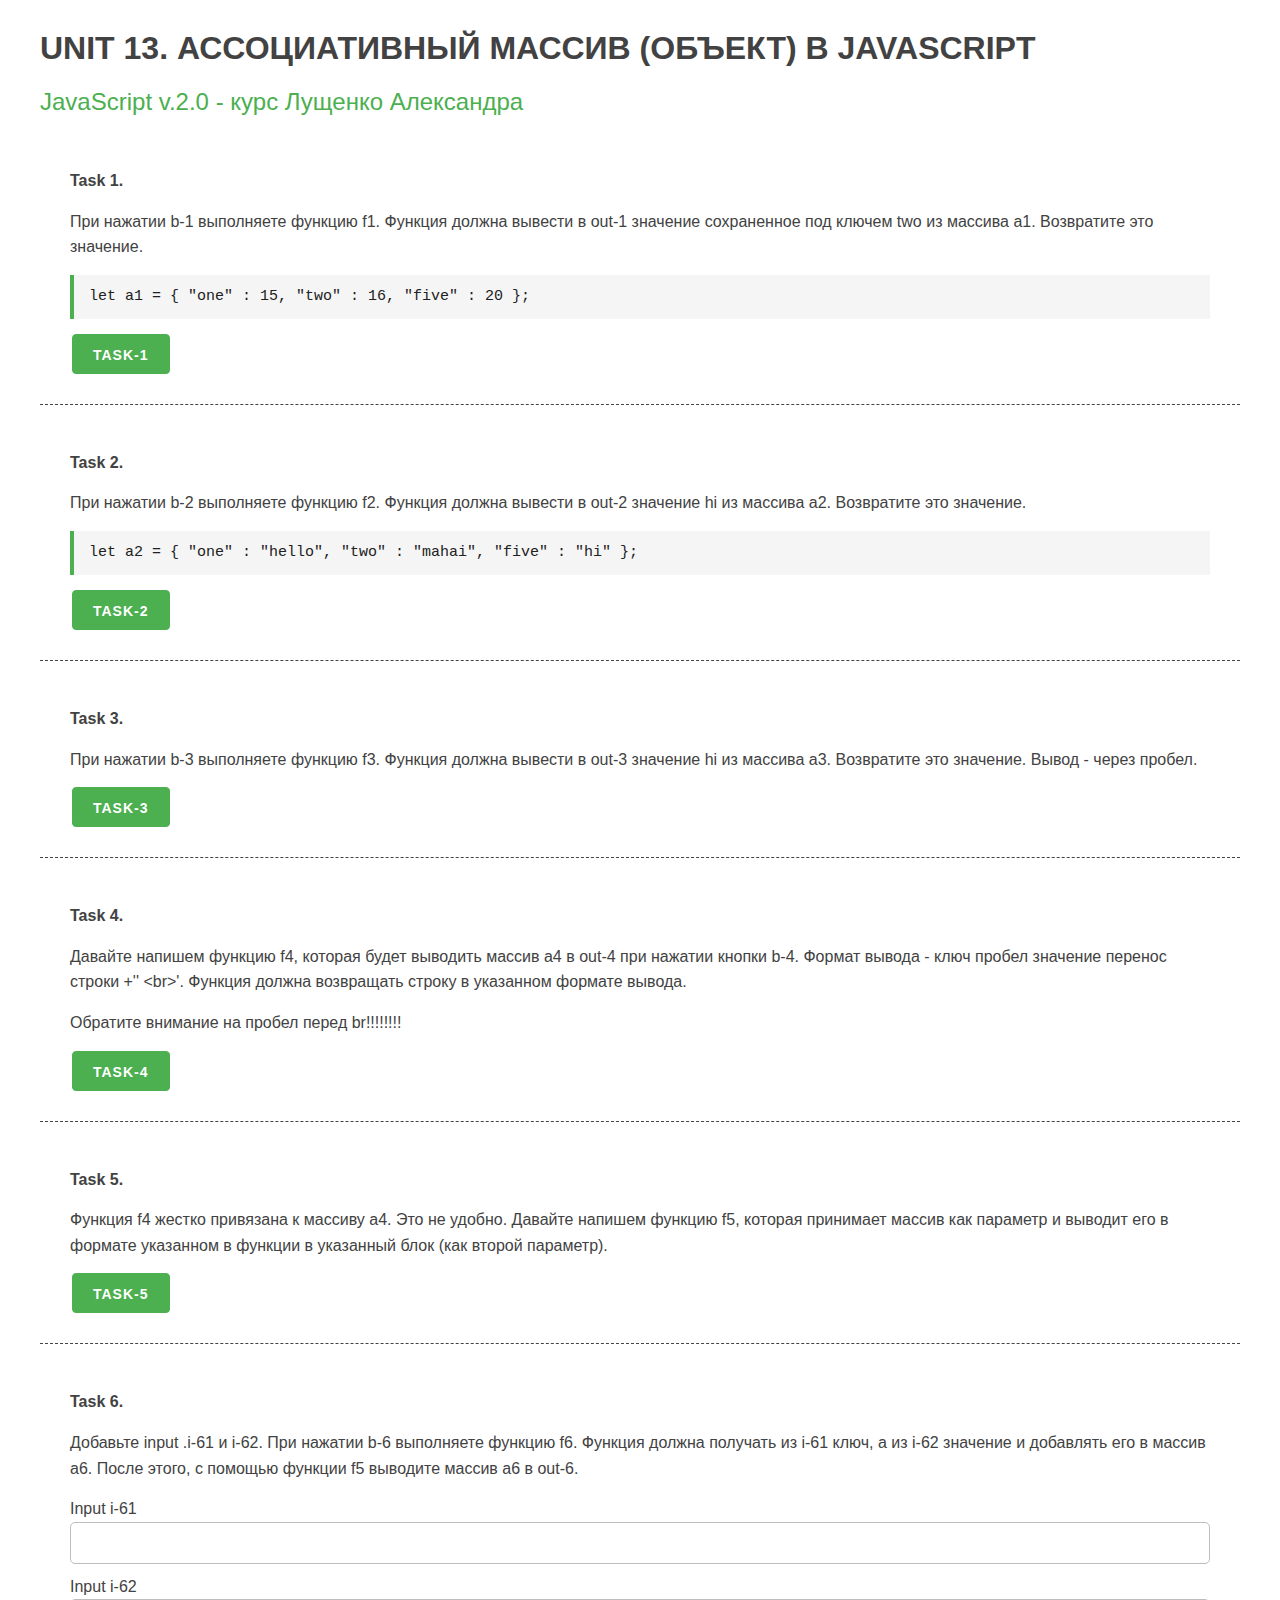
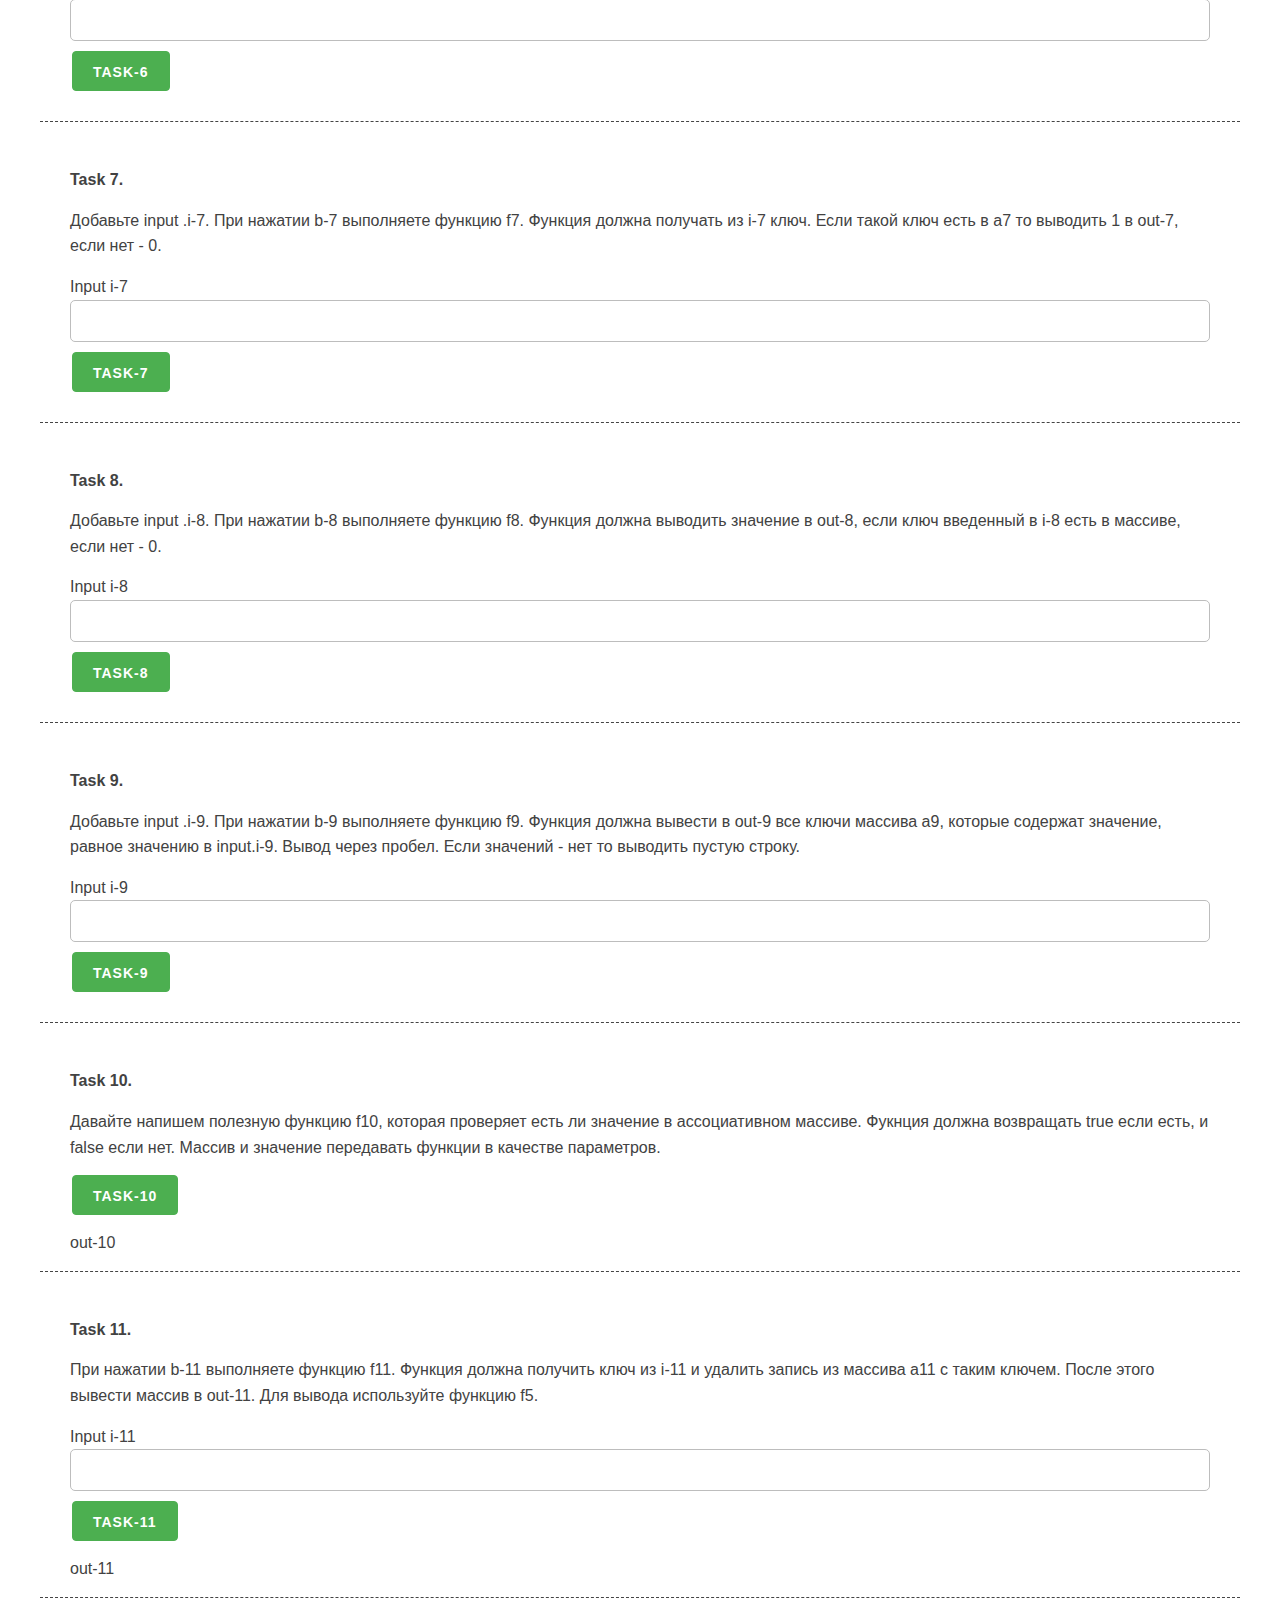
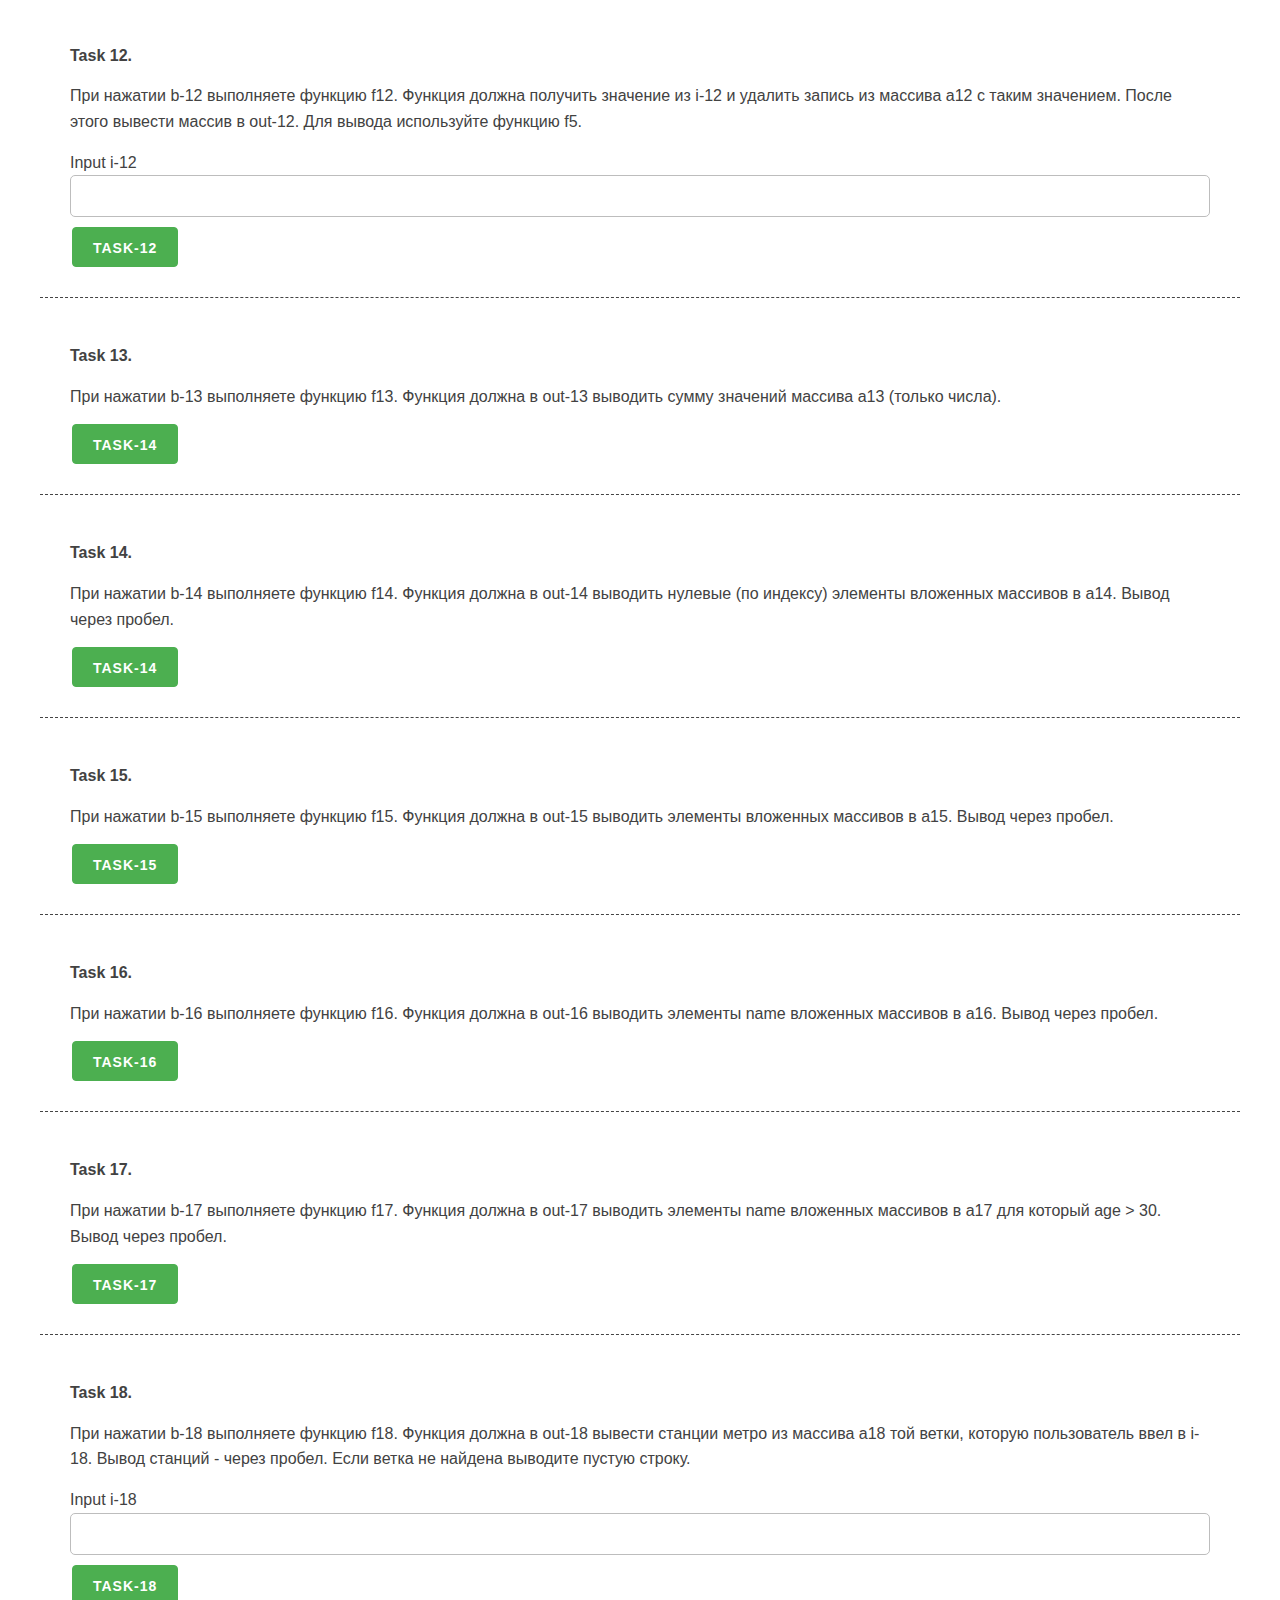
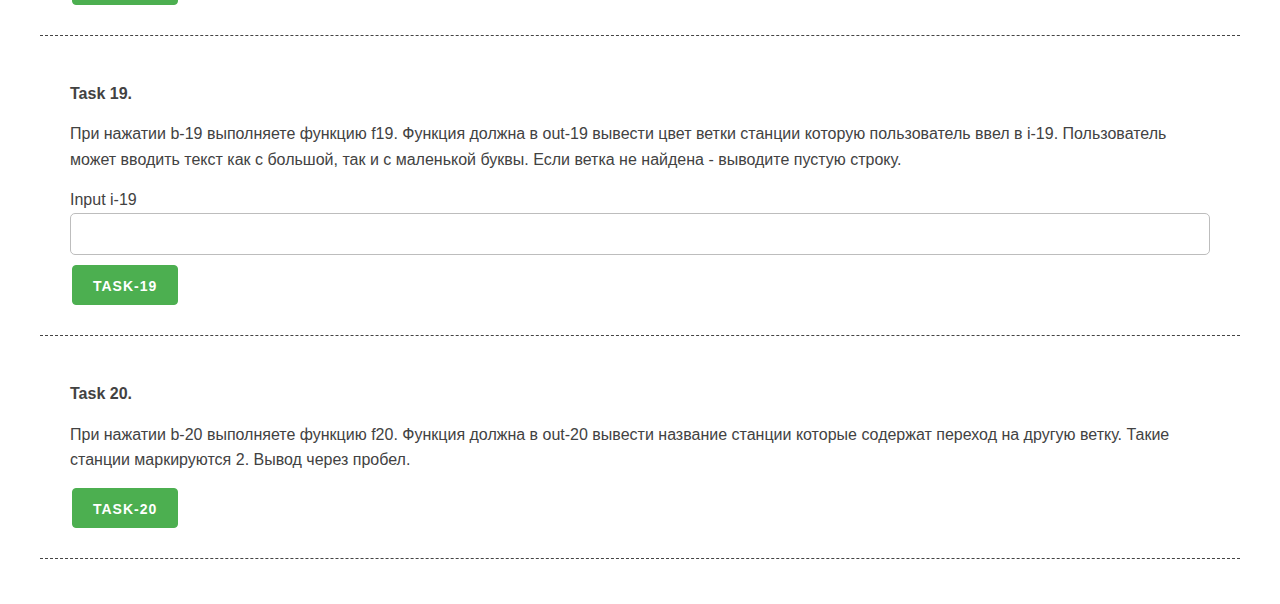
<file: dz_13_blank/unit_13/unit_13.html>
<!DOCTYPE html>
<html lang="en">

<head>
    <meta charset="UTF-8">
    <meta name="viewport" content="width=device-width, initial-scale=1.0">
    <meta http-equiv="X-UA-Compatible" content="ie=edge">
    <link rel="stylesheet" href="css/mustard-ui.min.css">
    <link rel="stylesheet" href="css/style.css">
    <title>Unit 13</title>
</head>

<body>
    <div class="container">
        <h1>UNIT 13. АССОЦИАТИВНЫЙ МАССИВ (ОБЪЕКТ) В JAVASCRIPT</h1>
        <h2><a href="https://itgid.info/course/javascript-2" target="_blank">JavaScript v.2.0 - курс Лущенко
                Александра</a></h2>

        <section>
            <p><b>Task 1.</b></p>
            <p>При нажатии b-1 выполняете функцию f1. Функция должна вывести в out-1 значение сохраненное под ключем two
                из массива a1. Возвратите это значение.</p>
            <pre>
let a1 = {
"one" : 15,
"two" : 16,
"five" : 20
};
</pre>
            <button class="button-primary b-1">Task-1</button>
            <div class="out-1"></div>
        </section>

        <section>
            <p><b>Task 2.</b></p>
            <p>При нажатии b-2 выполняете функцию f2. Функция должна вывести в out-2 значение hi из массива a2.
                Возвратите это значение.</p>
            <pre>
    let a2 = {
"one" : "hello",
"two" : "mahai",
"five" : "hi"
};
</pre>
            <button class="button-primary b-2">Task-2</button>
            <div class="out-2"></div>
        </section>

        <section>
            <p><b>Task 3.</b></p>
            <p>При нажатии b-3 выполняете функцию f3. Функция должна вывести в out-3 значение hi из массива a3.
                Возвратите это значение. Вывод - через пробел.</p>
            <button class="button-primary b-3">Task-3</button>
            <div class="out-3"></div>
        </section>

        <section>
            <p><b>Task 4.</b></p>
            <p>Давайте напишем функцию f4, которая будет выводить массив a4 в out-4 при нажатии кнопки b-4. Формат
                вывода - ключ пробел значение перенос строки +'&#x27; &#x3C;br&#x3E;'. Функция должна возвращать строку
                в указанном формате вывода.</p>
            <p> Обратите внимание на пробел перед br!!!!!!!!</p>
            <button class="button-primary b-4">Task-4</button>
            <div class="out-4"></div>
        </section>

        <section>
            <p><b>Task 5.</b></p>
            <p>Функция f4 жестко привязана к массиву a4. Это не удобно. Давайте напишем функцию f5, которая принимает
                массив как параметр и выводит его в формате указанном в функции в указанный блок (как второй параметр).
            </p>
            <button class="button-primary b-5">Task-5</button>
            <div class="out-5"></div>
        </section>

        <section>
            <p><b>Task 6.</b></p>
            <p> Добавьте input .i-61 и i-62. При нажатии b-6 выполняете функцию f6. Функция должна получать из i-61
                ключ, а из i-62 значение и добавлять его в массив a6. После этого, с помощью функции f5 выводите массив
                a6 в out-6.</p>
            <div class="form-control">Input i-61 <input type="text" class="i-61"></div>
            <div class="form-control">Input i-62 <input type="text" class="i-62"></div>
            <button class="button-primary b-6">Task-6</button>
            <div class="out-6"></div>
        </section>

        <section>
            <p><b>Task 7.</b></p>
            <p> Добавьте input .i-7. При нажатии b-7 выполняете функцию f7. Функция должна получать из i-7 ключ. Если
                такой ключ есть в a7 то выводить 1 в out-7, если нет - 0.</p>
            <div class="form-control">Input i-7 <input type="text" class="i-7"></div>
            <button class="button-primary b-7">Task-7</button>
            <div class="out-7"></div>
        </section>

        <section>
            <p><b>Task 8.</b></p>
            <p>Добавьте input .i-8. При нажатии b-8 выполняете функцию f8. Функция должна выводить значение в out-8,
                если ключ введенный в i-8 есть в массиве, если нет - 0.</p>
            <div class="form-control">Input i-8 <input type="text" class="i-8"></div>
            <button class="button-primary b-8">Task-8</button>
            <div class="out-8"></div>
        </section>

        <section>
            <p><b>Task 9.</b></p>
            <p>Добавьте input .i-9. При нажатии b-9 выполняете функцию f9. Функция должна вывести в out-9 все ключи
                массива a9, которые содержат значение, равное значению в input.i-9. Вывод через пробел. Если значений -
                нет то выводить пустую строку. </p>
            <div class="form-control">Input i-9 <input type="text" class="i-9"></div>
            <button class="button-primary b-9">Task-9</button>
            <div class="out-9"></div>
        </section>

        <section>
            <p><b>Task 10.</b></p>
            <p>Давайте напишем полезную функцию f10, которая проверяет есть ли значение в ассоциативном массиве. Фукнция
                должна возвращать true если есть, и false если нет. Массив и значение передавать функции в качестве
                параметров.</p>
            <button class="button-primary b-10">Task-10</button>
            <div class="out-10">out-10</div>
        </section>

        <section>
            <p><b>Task 11.</b></p>
            <p>При нажатии b-11 выполняете функцию f11. Функция должна получить ключ из i-11 и удалить запись из массива
                a11 с таким ключем. После этого вывести массив в out-11. Для вывода используйте функцию f5.</p>
            <div class="form-control">Input i-11 <input type="text" class="i-11"></div>
            <button class="button-primary b-11">Task-11</button>
            <div class="out-11">out-11</div>
        </section>

        <section>
            <p><b>Task 12.</b></p>
            <p> При нажатии b-12 выполняете функцию f12. Функция должна получить значение из i-12 и удалить запись из
                массива a12 с таким значением. После этого вывести массив в out-12. Для вывода используйте функцию f5.
            </p>
            <div class="form-control">Input i-12 <input type="text" class="i-12"></div>

            <button class="button-primary b-12">Task-12</button>
            <div class="out-12"></div>
        </section>

        <section>
            <p><b>Task 13.</b></p>
            <p> При нажатии b-13 выполняете функцию f13. Функция должна в out-13 выводить сумму значений массива a13
                (только числа).</p>
            <button class="button-primary b-13">Task-14</button>
            <div class="out-13"></div>
        </section>

        <section>
            <p><b>Task 14.</b></p>
            <p>При нажатии b-14 выполняете функцию f14. Функция должна в out-14 выводить нулевые (по индексу) элементы
                вложенных массивов в a14. Вывод через пробел.</p>
            <button class="button-primary b-14">Task-14</button>
            <div class="out-14"></div>
        </section>

        <section>
            <p><b>Task 15.</b></p>
            <p>При нажатии b-15 выполняете функцию f15. Функция должна в out-15 выводить элементы вложенных массивов в
                a15. Вывод через пробел.</p>
            <button class="button-primary b-15">Task-15</button>
            <div class="out-15"></div>
        </section>

        <section>
            <p><b>Task 16.</b></p>
            <p>При нажатии b-16 выполняете функцию f16. Функция должна в out-16 выводить элементы name вложенных
                массивов в a16. Вывод через пробел.</p>
            <button class="button-primary b-16">Task-16</button>
            <div class="out-16"></div>
        </section>

        <section>
            <p><b>Task 17.</b></p>
            <p> При нажатии b-17 выполняете функцию f17. Функция должна в out-17 выводить элементы name вложенных
                массивов в a17 для который age > 30. Вывод через пробел.</p>
            <button class="button-primary b-17">Task-17</button>
            <div class="out-17"></div>
        </section>

        <section>
            <p><b>Task 18.</b></p>
            <p>При нажатии b-18 выполняете функцию f18. Функция должна в out-18 вывести станции метро из массива a18 той
                ветки, которую пользователь ввел в i-18. Вывод станций - через пробел. Если ветка не найдена выводите
                пустую строку.</p>
            <div class="form-control">Input i-18 <input type="text" class="i-18"></div>
            <button class="button-primary b-18">Task-18</button>
            <div class="out-18"></div>
        </section>

        <section>
            <p><b>Task 19.</b></p>
            <p> При нажатии b-19 выполняете функцию f19. Функция должна в out-19 вывести цвет ветки станции которую
                пользователь ввел в i-19. Пользователь может вводить текст как с большой, так и с маленькой буквы. Если
                ветка не найдена - выводите пустую строку.</p>
            <div class="form-control">Input i-19 <input type="text" class="i-19"></div>
            <button class="button-primary b-19">Task-19</button>
            <div class="out-19"></div>
        </section>

        <section>
            <p><b>Task 20.</b></p>
            <p>При нажатии b-20 выполняете функцию f20. Функция должна в out-20 вывести название станции которые
                содержат переход на другую ветку. Такие станции маркируются 2. Вывод через пробел.</p>
            <button class="button-primary b-20">Task-20</button>
            <div class="out-20"></div>
        </section>

    </div>

    <script src="unit_13.js"></script>
</body>

</html>
</file>
<file: dz_14_blank/04_homework/style.css>
html, body {
    font-family: serif;
}
body {
    margin: 20px;
    
}
.wrapper {
    width: 400px;
    height: 350px;
    margin: 0 auto;
    border: 3px solid greenyellow;
}

hr {
    width: 130px;
}

p {
    text-align: center;
}

.name-city {
    margin-top: 30px;
    font-size: 25px;
}

.temperature{
    font-size: 25px;
}

.text {
    font-size: 15px;
}

select {
    display: block;
    margin: 30px auto;
    font-size: 20px;    
}

.weather-icons {
    display: flex;
    justify-content: center;
}
</file>
<file: dz_04_blank/unit_04/css/style.css>
.container  {
    width: 100%;
}

h1 {
    font-size: 32px;
    line-height: 36px;
}

h2  {
    font-size: 24px;
}

section {
    margin-bottom: 15px;
    padding-bottom: 15px;
    border-bottom: 1px dashed #444;
}

.block {
    width: 75px;
    height: 75px;
    margin: 25px;
    border: 2px solid #333;
}

.active {
    background: orange;
}

.hide {
    display: none;
}

.img-12-min {
    width: 64px;
}

.img-12-max {
    width: 128px;    border: 3px solid #fff;

}

.active-img {
    border: 3px solid black;
}
</file>
<file: dz_05_blank/unit_05/css/style.css>
.container  {
    width: 100%;
}

section {
    margin-bottom: 15px;
    padding-bottom: 15px;
    border-bottom: 1px dashed #444;
}

.block {
    width: 75px;
    height: 75px;
    margin: 25px;
    border: 2px solid #333;
}

.active {
    background: orange;
}

.hide {
    display: none;
}

.img-12-min {
    width: 64px;
}

.img-12-max {
    width: 128px;    border: 3px solid #fff;

}

.active-img {
    border: 3px solid black;
}
</file>
<file: dz_06_blank/unit_06/css/style.css>
.container  {
    width: 100%;
}

section {
    margin-bottom: 15px;
    padding-bottom: 15px;
    border-bottom: 1px dashed #444;
}

.block {
    width: 75px;
    height: 75px;
    margin: 25px;
    border: 2px solid #333;
}

.active {
    background: orange;
}

.hide {
    display: none;
}

.img-12-min {
    width: 64px;
}

.img-12-max {
    width: 128px;    border: 3px solid #fff;

}

.active-img {
    border: 3px solid black;
}
</file>
<file: dz_07_blank/unit_07/css/style.css>
.container  {
    width: 100%;
}

section {
    margin-bottom: 15px;
    padding-bottom: 15px;
    border-bottom: 1px dashed #444;
}

.block {
    width: 75px;
    height: 75px;
    margin: 25px;
    border: 2px solid #333;
}

.active {
    background: orange;
}

.hide {
    display: none;
}

.img-12-min {
    width: 64px;
}

.img-12-max {
    width: 128px;    border: 3px solid #fff;

}

.active-img {
    border: 3px solid black;
}
</file>
<file: dz_08_blank/unit_08/css/style.css>
.container  {
    width: 100%;
}

section {
    margin-bottom: 15px;
    padding-bottom: 15px;
    border-bottom: 1px dashed #444;
}

.block {
    width: 75px;
    height: 75px;
    margin: 25px;
    border: 2px solid #333;
}

.active {
    background: orange;
}

.hide {
    display: none;
}

.img-12-min {
    width: 64px;
}

.img-12-max {
    width: 128px;    border: 3px solid #fff;

}

.active-img {
    border: 3px solid black;
}
</file>
<file: dz_09_blank/unit_09/css/style.css>
.container  {
    width: 100%;
}

section {
    margin-bottom: 15px;
    padding-bottom: 15px;
    border-bottom: 1px dashed #444;
}

.block {
    width: 75px;
    height: 75px;
    margin: 25px;
    border: 2px solid #333;
}

.active {
    background: orange;
}

.hide {
    display: none;
}

.img-12-min {
    width: 64px;
}

.img-12-max {
    width: 128px;    border: 3px solid #fff;

}

.active-img {
    border: 3px solid black;
}

.bg-red, .bg-14 {
    background: red;
}

.bg-2, .bg-3, .bg-4, .bg-12 {
    background: orange;
}

.bg-7, .bg-10, .bg-13 {
    background: coral;
}
.bg-8, .bg-9, .bg-15, .bg-16 {
    background: #6495ED;
}

.bg-17 {
    background: #8FBC8F;
}
</file>
<file: dz_10_blank/unit_10/css/style.css>
.container  {
    width: 100%;
}

h1 {
    font-size: 32px;
    line-height: 36px;
}

h2  {
    font-size: 24px;
}

section {
    margin-bottom: 15px;
    padding-bottom: 15px;
    border-bottom: 1px dashed #444;
}

.block {
    width: 75px;
    height: 75px;
    margin: 25px;
    border: 2px solid #333;
}

.active {
    background: orange;
}

.hide {
    display: none;
}

.img-12-min {
    width: 64px;
}

.img-12-max {
    width: 128px;    border: 3px solid #fff;

}

.active-img {
    border: 3px solid black;
}
</file>
<file: dz_11_blank/unit_11/css/style.css>
.container  {
    width: 100%;
}

h1 {
    font-size: 32px;
    line-height: 36px;
}

h2  {
    font-size: 24px;
}

section {
    margin-bottom: 15px;
    padding-bottom: 15px;
    border-bottom: 1px dashed #444;
}

.block {
    width: 75px;
    height: 75px;
    margin: 25px;
    border: 2px solid #333;
}

.active {
    background: orange;
}

.hide {
    display: none;
}

.img-12-min {
    width: 64px;
}

.img-12-max {
    width: 128px;    border: 3px solid #fff;

}

.active-img {
    border: 3px solid black;
}
</file>
<file: dz_12_blank/unit_12/css/style.css>
.container  {
    width: 100%;
}

h1 {
    font-size: 32px;
    line-height: 36px;
}

h2  {
    font-size: 24px;
}

section {
    margin-bottom: 15px;
    padding-bottom: 15px;
    border-bottom: 1px dashed #444;
}

.block {
    width: 75px;
    height: 75px;
    margin: 25px;
    border: 2px solid #333;
}

.active {
    background: orange;
}

.hide {
    display: none;
}

.img-12-min {
    width: 64px;
}

.img-12-max {
    width: 128px;    border: 3px solid #fff;

}

.active-img {
    border: 3px solid black;
}
</file>
<file: dz_13_blank/unit_13/css/style.css>
.container  {
    width: 100%;
}

h1 {
    font-size: 32px;
    line-height: 36px;
}

h2  {
    font-size: 24px;
}

section {
    margin-bottom: 15px;
    padding-bottom: 15px;
    border-bottom: 1px dashed #444;
}

.block {
    width: 75px;
    height: 75px;
    margin: 25px;
    border: 2px solid #333;
}

.active {
    background: orange;
}

.hide {
    display: none;
}

.img-12-min {
    width: 64px;
}

.img-12-max {
    width: 128px;    border: 3px solid #fff;

}

.active-img {
    border: 3px solid black;
}
</file>
<file: dz_04_blank/unit_04/css/mustard-ui.min.css>
/*!
Mustard UI v0.0.5
MIT License
https://mustard-ui.com
*/*{margin:0;padding:0}html{box-sizing:border-box}*,*::after,*::before{box-sizing:inherit}body{display:flex;flex-direction:column;min-height:100vh;background-color:#fff}main{flex:1}.float-left{float:left}.float-right{float:right}.clear-fix::before,.clear-fix::after{content:"";display:table}.clear-fix::after{clear:both}.align-left{text-align:left}.align-center{text-align:center}.align-right{text-align:right}.container{max-width:1200px;margin-left:auto;margin-right:auto;padding:30px 0}.container-small{max-width:768px}.container-large{max-width:1440px}.display-flex{display:flex;justify-content:space-around}.display-none{display:none}.display-sm-up{display:none}@media (min-width: 425px){.display-sm-up{display:initial}}.display-md-up{display:none}@media (min-width: 768px){.display-md-up{display:initial}}.display-lg-up{display:none}@media (min-width: 1024px){.display-lg-up{display:initial}}.display-xlg-up{display:none}@media (min-width: 1440px){.display-xlg-up{display:initial}}.display-sm-down{display:none}@media (max-width: 424px){.display-sm-down{display:initial}}.display-md-down{display:none}@media (max-width: 767px){.display-md-down{display:initial}}.display-lg-down{display:none}@media (max-width: 1023px){.display-lg-down{display:initial}}.display-xlg-down{display:none}@media (max-width: 1439px){.display-xlg-down{display:initial}}.display-sm-to-md{display:none}@media (min-width: 425px) and (max-width: 767px){.display-sm-to-md{display:initial}}.display-sm-to-lg{display:none}@media (min-width: 425px) and (max-width: 1023px){.display-sm-to-lg{display:initial}}.display-sm-to-xlg{display:none}@media (min-width: 425px) and (max-width: 1439px){.display-sm-to-xlg{display:initial}}.display-md-to-lg{display:none}@media (min-width: 768px) and (max-width: 1023px){.display-md-to-lg{display:initial}}.display-md-to-xlg{display:none}@media (min-width: 768px) and (max-width: 1439px){.display-md-to-xlg{display:initial}}.display-lg-to-xlg{display:none}@media (min-width: 1024px) and (max-width: 1439px){.display-lg-to-xlg{display:initial}}.row{display:flex;flex-direction:row;flex-wrap:wrap;margin-top:15px;margin-bottom:15px}.row.row-reverse{flex-direction:row-reverse}.row .col{flex-grow:1;flex-basis:100%;max-width:100%;padding:5px 5px}.row .col.col-reverse{flex-direction:column-reverse}.row .col-xs-1{flex-basis:8.33333%;max-width:8.33333%}.row .col-xs-2{flex-basis:16.66667%;max-width:16.66667%}.row .col-xs-3{flex-basis:25%;max-width:25%}.row .col-xs-4{flex-basis:33.33333%;max-width:33.33333%}.row .col-xs-5{flex-basis:41.66667%;max-width:41.66667%}.row .col-xs-6{flex-basis:50%;max-width:50%}.row .col-xs-7{flex-basis:58.33333%;max-width:58.33333%}.row .col-xs-8{flex-basis:66.66667%;max-width:66.66667%}.row .col-xs-9{flex-basis:75%;max-width:75%}.row .col-xs-10{flex-basis:83.33333%;max-width:83.33333%}.row .col-xs-11{flex-basis:91.66667%;max-width:91.66667%}.row .col-xs-12{flex-basis:100%;max-width:100%}.row .col-xs-offset-1{margin-left:8.33333%}.row .col-xs-offset-2{margin-left:16.66667%}.row .col-xs-offset-3{margin-left:25%}.row .col-xs-offset-4{margin-left:33.33333%}.row .col-xs-offset-5{margin-left:41.66667%}.row .col-xs-offset-6{margin-left:50%}.row .col-xs-offset-7{margin-left:58.33333%}.row .col-xs-offset-8{margin-left:66.66667%}.row .col-xs-offset-9{margin-left:75%}.row .col-xs-offset-10{margin-left:83.33333%}.row .col-xs-offset-11{margin-left:91.66667%}.row .col-xs-offset-12{margin-left:100%}@media (min-width: 425px){.row .col-sm-1{flex-basis:8.33333%;max-width:8.33333%}.row .col-sm-2{flex-basis:16.66667%;max-width:16.66667%}.row .col-sm-3{flex-basis:25%;max-width:25%}.row .col-sm-4{flex-basis:33.33333%;max-width:33.33333%}.row .col-sm-5{flex-basis:41.66667%;max-width:41.66667%}.row .col-sm-6{flex-basis:50%;max-width:50%}.row .col-sm-7{flex-basis:58.33333%;max-width:58.33333%}.row .col-sm-8{flex-basis:66.66667%;max-width:66.66667%}.row .col-sm-9{flex-basis:75%;max-width:75%}.row .col-sm-10{flex-basis:83.33333%;max-width:83.33333%}.row .col-sm-11{flex-basis:91.66667%;max-width:91.66667%}.row .col-sm-12{flex-basis:100%;max-width:100%}.row .col-sm-offset-1{margin-left:8.33333%}.row .col-sm-offset-2{margin-left:16.66667%}.row .col-sm-offset-3{margin-left:25%}.row .col-sm-offset-4{margin-left:33.33333%}.row .col-sm-offset-5{margin-left:41.66667%}.row .col-sm-offset-6{margin-left:50%}.row .col-sm-offset-7{margin-left:58.33333%}.row .col-sm-offset-8{margin-left:66.66667%}.row .col-sm-offset-9{margin-left:75%}.row .col-sm-offset-10{margin-left:83.33333%}.row .col-sm-offset-11{margin-left:91.66667%}.row .col-sm-offset-12{margin-left:100%}}@media (min-width: 768px){.row .col-md-1{flex-basis:8.33333%;max-width:8.33333%}.row .col-md-2{flex-basis:16.66667%;max-width:16.66667%}.row .col-md-3{flex-basis:25%;max-width:25%}.row .col-md-4{flex-basis:33.33333%;max-width:33.33333%}.row .col-md-5{flex-basis:41.66667%;max-width:41.66667%}.row .col-md-6{flex-basis:50%;max-width:50%}.row .col-md-7{flex-basis:58.33333%;max-width:58.33333%}.row .col-md-8{flex-basis:66.66667%;max-width:66.66667%}.row .col-md-9{flex-basis:75%;max-width:75%}.row .col-md-10{flex-basis:83.33333%;max-width:83.33333%}.row .col-md-11{flex-basis:91.66667%;max-width:91.66667%}.row .col-md-12{flex-basis:100%;max-width:100%}.row .col-md-offset-1{margin-left:8.33333%}.row .col-md-offset-2{margin-left:16.66667%}.row .col-md-offset-3{margin-left:25%}.row .col-md-offset-4{margin-left:33.33333%}.row .col-md-offset-5{margin-left:41.66667%}.row .col-md-offset-6{margin-left:50%}.row .col-md-offset-7{margin-left:58.33333%}.row .col-md-offset-8{margin-left:66.66667%}.row .col-md-offset-9{margin-left:75%}.row .col-md-offset-10{margin-left:83.33333%}.row .col-md-offset-11{margin-left:91.66667%}.row .col-md-offset-12{margin-left:100%}}@media (min-width: 1024px){.row .col-lg-1{flex-basis:8.33333%;max-width:8.33333%}.row .col-lg-2{flex-basis:16.66667%;max-width:16.66667%}.row .col-lg-3{flex-basis:25%;max-width:25%}.row .col-lg-4{flex-basis:33.33333%;max-width:33.33333%}.row .col-lg-5{flex-basis:41.66667%;max-width:41.66667%}.row .col-lg-6{flex-basis:50%;max-width:50%}.row .col-lg-7{flex-basis:58.33333%;max-width:58.33333%}.row .col-lg-8{flex-basis:66.66667%;max-width:66.66667%}.row .col-lg-9{flex-basis:75%;max-width:75%}.row .col-lg-10{flex-basis:83.33333%;max-width:83.33333%}.row .col-lg-11{flex-basis:91.66667%;max-width:91.66667%}.row .col-lg-12{flex-basis:100%;max-width:100%}.row .col-lg-offset-1{margin-left:8.33333%}.row .col-lg-offset-2{margin-left:16.66667%}.row .col-lg-offset-3{margin-left:25%}.row .col-lg-offset-4{margin-left:33.33333%}.row .col-lg-offset-5{margin-left:41.66667%}.row .col-lg-offset-6{margin-left:50%}.row .col-lg-offset-7{margin-left:58.33333%}.row .col-lg-offset-8{margin-left:66.66667%}.row .col-lg-offset-9{margin-left:75%}.row .col-lg-offset-10{margin-left:83.33333%}.row .col-lg-offset-11{margin-left:91.66667%}.row .col-lg-offset-12{margin-left:100%}}@media (min-width: 1440px){.row .col-xlg-1{flex-basis:8.33333%;max-width:8.33333%}.row .col-xlg-2{flex-basis:16.66667%;max-width:16.66667%}.row .col-xlg-3{flex-basis:25%;max-width:25%}.row .col-xlg-4{flex-basis:33.33333%;max-width:33.33333%}.row .col-xlg-5{flex-basis:41.66667%;max-width:41.66667%}.row .col-xlg-6{flex-basis:50%;max-width:50%}.row .col-xlg-7{flex-basis:58.33333%;max-width:58.33333%}.row .col-xlg-8{flex-basis:66.66667%;max-width:66.66667%}.row .col-xlg-9{flex-basis:75%;max-width:75%}.row .col-xlg-10{flex-basis:83.33333%;max-width:83.33333%}.row .col-xlg-11{flex-basis:91.66667%;max-width:91.66667%}.row .col-xlg-12{flex-basis:100%;max-width:100%}.row .col-xlg-offset-1{margin-left:8.33333%}.row .col-xlg-offset-2{margin-left:16.66667%}.row .col-xlg-offset-3{margin-left:25%}.row .col-xlg-offset-4{margin-left:33.33333%}.row .col-xlg-offset-5{margin-left:41.66667%}.row .col-xlg-offset-6{margin-left:50%}.row .col-xlg-offset-7{margin-left:58.33333%}.row .col-xlg-offset-8{margin-left:66.66667%}.row .col-xlg-offset-9{margin-left:75%}.row .col-xlg-offset-10{margin-left:83.33333%}.row .col-xlg-offset-11{margin-left:91.66667%}.row .col-xlg-offset-12{margin-left:100%}}.section,section{padding:30px}.section :last-child,section :last-child{margin-bottom:0}.section-primary{background:#ffca28}.section-secondary{background:#f5f5f5}.section-tertiary{background:#fff}blockquote{display:block;margin:15px 15px 30px;padding:15px;font-size:18px;font-weight:400;border-left:4px solid #4caf50;background:#fff}blockquote :last-child{margin-bottom:0}.button,button,input[type='button'],input[type='reset'],input[type='submit']{display:inline-block;height:40px;margin:0 2px 15px;padding:0 20px;width:auto;background:none;overflow:visible;-webkit-appearance:none;-moz-appearance:none;appearance:none;transition:all .1s ease-out;font-size:14px;font-weight:600;color:inherit;line-height:40px;letter-spacing:1px;text-decoration:none;text-transform:uppercase;white-space:nowrap;border-radius:4px;border-style:solid;border-width:1px}.button:focus,button:focus,input[type='button']:focus,input[type='reset']:focus,input[type='submit']:focus{outline:none}.button:focus,.button:hover,button:focus,button:hover,input[type='button']:focus,input[type='button']:hover,input[type='reset']:focus,input[type='reset']:hover,input[type='submit']:focus,input[type='submit']:hover{opacity:0.85;cursor:pointer;transform:scale(1.025)}.button:active,button:active,input[type='button']:active,input[type='reset']:active,input[type='submit']:active{opacity:1;transform:scale(1)}.button:disabled,button:disabled,input[type='button']:disabled,input[type='reset']:disabled,input[type='submit']:disabled{opacity:0.5}.button:disabled:hover,button:disabled:hover,input[type='button']:disabled:hover,input[type='reset']:disabled:hover,input[type='submit']:disabled:hover{cursor:not-allowed}.button-primary{background-color:#4caf50;color:#fff;border-color:#4caf50}.button-primary-outlined{background-color:#fff;color:#4caf50;border-color:#4caf50}.button-primary-text{color:#4caf50;border-color:transparent}.button-success{background-color:#4caf50;color:#fff;border-color:#4caf50}.button-success-outlined{background-color:#fff;color:#4caf50;border-color:#4caf50}.button-success-text{color:#4caf50;border-color:transparent}.button-info{background-color:#9e9e9e;color:#fff;border-color:#9e9e9e}.button-info-outlined{background-color:#fff;color:#9e9e9e;border-color:#9e9e9e}.button-info-text{color:#9e9e9e;border-color:transparent}.button-warning{background-color:#ffb300;color:#fff;border-color:#ffb300}.button-warning-outlined{background-color:#fff;color:#ffb300;border-color:#ffb300}.button-warning-text{color:#ffb300;border-color:transparent}.button-danger{background-color:#f44336;color:#fff;border-color:#f44336}.button-danger-outlined{background-color:#fff;color:#f44336;border-color:#f44336}.button-danger-text{color:#f44336;border-color:transparent}.button-round{border-radius:24px}.button-large{height:48px;line-height:48px;padding:0 30px;font-size:16px}.button-small{height:30px;line-height:30px;padding:0 15px;font-size:12px}pre{display:block;margin:15px 0;padding:10px 15px;border-left:4px solid #4caf50;background:#f5f5f5;font-family:Consolas, Monaco, 'Andale Mono', 'Ubuntu Mono', monospace;font-size:15px;color:#212121;white-space:normal;overflow-x:auto}code{background:#f5f5f5;color:#212121;font-family:Monaco, 'Courier New', Courier, monospace;white-space:pre}.form-control{position:relative;margin-bottom:10px}.form-control-group{display:flex;justify-content:flex-start}.form-control-group .form-control{flex:1;padding-right:15px}.form-control-group .form-control:last-of-type{padding-right:0}.form-control-group .form-control.grow-1x{flex-grow:1}.form-control-group .form-control.grow-2x{flex-grow:2}.form-control-group .form-control.grow-3x{flex-grow:3}.validation-error{margin-top:2px;font-size:12px;color:#f44336}label{font-size:14px;font-weight:400}input[type="text"],input[type="password"],select{-webkit-appearance:none;-moz-appearance:none;appearance:none;display:block;width:100%;padding:10px;line-height:20px;font-size:16px;font-weight:inherit;background:#fff;border-radius:5px;border:1px solid #bdbdbd}input[type="text"]::-webkit-input-placeholder,input[type="password"]::-webkit-input-placeholder,select::-webkit-input-placeholder{color:#9e9e9e}input[type="text"]:-ms-input-placeholder,input[type="password"]:-ms-input-placeholder,select:-ms-input-placeholder{color:#9e9e9e}input[type="text"]::-ms-input-placeholder,input[type="password"]::-ms-input-placeholder,select::-ms-input-placeholder{color:#9e9e9e}input[type="text"]::placeholder,input[type="password"]::placeholder,select::placeholder{color:#9e9e9e}input[type="text"]:focus,input[type="password"]:focus,select:focus{outline:none;border-color:#4caf50}input[type="text"].invalid,input[type="password"].invalid,select.invalid{border-color:#f44336}fieldset{margin:15px 0;padding:15px;font-size:14px;border:1px solid #bdbdbd;border-radius:5px}fieldset legend{padding:0 5px}input[type="checkbox"],input[type="radio"]{margin-right:10px}select{background:#fff url('data:image/svg+xml;utf8,<svg xmlns="http://www.w3.org/2000/svg" height="14" viewBox="0 0 29 14" width="29"><path fill="#bdbdbd" d="M9.37727 3.625l5.08154 6.93523L19.54036 3.625"/></svg>') center right no-repeat;padding-right:30px}select:hover{cursor:pointer}select:disabled{opacity:0.5}select:focus{background:#fff url('data:image/svg+xml;utf8,<svg xmlns="http://www.w3.org/2000/svg" height="14" viewBox="0 0 29 14" width="29"><path fill="#4caf50" d="M9.37727 3.625l5.08154 6.93523L19.54036 3.625"/></svg>') center right no-repeat}textarea{-webkit-appearance:none;-moz-appearance:none;appearance:none;display:block;width:100%;padding:10px 15px;min-height:100px;font-size:16px;font-weight:300;line-height:1.4;color:#000;background-color:#fff;border:1px solid #bdbdbd;border-radius:5px}textarea::-webkit-input-placeholder{color:#9e9e9e}textarea:-ms-input-placeholder{color:#9e9e9e}textarea::-ms-input-placeholder{color:#9e9e9e}textarea::placeholder{color:#9e9e9e}textarea:focus{border-color:#4caf50;outline:none}textarea.invalid{border-color:#ef9a9a}a{text-decoration:none;color:#4caf50;font-weight:400;transition:opacity .1s ease-out}a:focus,a:hover{opacity:0.75}a:active{opacity:1}ul,ol,dl{list-style:none;margin-bottom:15px}ul{list-style:circle inside}ol{list-style:decimal inside}table{margin:15px 0;width:100%;border-spacing:0;border-collapse:collapse}table tr{border-bottom:1px solid #eee;text-align:left}table thead th{padding:15px;font-weight:300;color:#9e9e9e}table tbody td{padding:15px;font-weight:300}body{font-family:"Open Sans",sans-serif;font-size:16px;line-height:1.6;font-weight:300;color:#424242}h1,h2,h3,h4,h5,h6{font-family:"Open Sans",sans-serif;font-weight:300;color:#424242;margin:0 0 10px;font-weight:600}.h1,h1{font-size:48px;line-height:60px}.h2,h2{font-size:40px;line-height:52px}.h3,h3{font-size:32px;line-height:44px}.h4,h4{font-size:28px;line-height:40px}.h5,h5{font-size:24px;line-height:36px}.h6,h6{font-size:20px;line-height:32px}p{margin-bottom:15px}p.magnify{font-size:17.6px;line-height:1.8}strong,b{font-weight:600}.alert{margin:15px 0;padding:15px;border-radius:5px}.alert-danger{background:#ffebee}.alert-info{background:#e3f2fd}.alert-warning{background:#fff8e1}.alert-success{background:#e8f5e9}.breadcrumbs{display:flex;list-style:none;font-size:14px}.breadcrumbs li{display:block}.breadcrumbs li::after{display:inline-block;content:"/";padding:0 5px;color:#9e9e9e}.breadcrumbs li:last-of-type::after{display:none}.card{margin:15px;padding:30px;background:#fff;overflow:hidden;border-radius:5px;box-shadow:0 4px 12px rgba(224,224,224,0.5)}.card-title{font-size:24px;margin-bottom:5px}.card-actions{display:flex;align-items:center;margin-top:30px;list-style:none;justify-content:space-around}.card-actions>*{margin-bottom:0}.footer,footer{padding:30px;width:100%;background:#757575}.footer .copyright,footer .copyright{margin:0;padding-top:30px;font-size:14px;color:#fff;border-top:1px solid #9e9e9e}.footer .copyright a,footer .copyright a{color:#bdbdbd}.footer-text p{color:#fff}.footer-links-category{color:#fff;font-size:14px;font-weight:600;text-transform:uppercase;letter-spacing:1px}.footer-links{list-style:none}.footer-links li{margin-top:5px}.footer-links a{color:#bdbdbd}header,.header{position:relative;display:flex;flex-direction:column;justify-content:center;align-items:center;padding:0 15px;height:100vh;background:#ffc107}header .title,.header .title{font-size:50px;line-height:50px;font-weight:400;color:#424242;text-align:center}@media (min-width: 768px){header .title,.header .title{font-size:60px;line-height:60px}}header .subtitle,.header .subtitle{font-size:18px;line-height:26px;font-weight:300;color:#424242;text-align:center}@media (min-width: 768px){header .subtitle,.header .subtitle{font-size:25.2px;line-height:25.2px}}header .disclaimer,.header .disclaimer{font-size:12px;color:#424242;text-align:center}header .scroll-down,.header .scroll-down{opacity:1;transition:all .5s ease-in 3s}header .scroll-down,.header .scroll-down{display:flex;align-items:center;justify-content:center;position:absolute;bottom:45px;left:50%;margin-left:-16px;width:32px;height:32px;border:2px solid #424242;border-radius:50%;animation:bounce 2s infinite 2s;transition:all .2s ease-in}header .scroll-down::before,.header .scroll-down::before{display:block;position:relative;bottom:2px;content:'';transform:rotate(-45deg);width:12px;height:12px;border:2px solid #424242;border-width:0px 0 2px 2px}@keyframes bounce{0%,100%,20%,50%,80%{transform:translateY(0)}40%{transform:translateY(-10px)}60%{transform:translateY(-5px)}}.menu{display:inline-block;list-style:none;background:#fff;border-radius:5px;box-shadow:0 4px 12px rgba(158,158,158,0.5)}.menu li a{display:block;padding:10px 30px;border-bottom:1px solid #eee}.menu li a:focus,.menu li a:hover{background:#fafafa}.modal-mask{position:fixed;top:0;right:0;bottom:0;left:0;background:rgba(97,97,97,0.5);z-index:10}.modal{display:flex;flex-direction:column;justify-content:space-between;position:fixed;top:50%;left:50%;max-width:540px;transform:translate(-50%, -50%);background:#fff;border-radius:5px;overflow:hidden;box-shadow:0 4px 12px rgba(117,117,117,0.5)}.modal-head{padding:10px 15px}.modal-head .modal-title{font-size:24px}.modal-body{flex:1;padding:30px 15px;background:#eee}.modal-footer{padding:15px}.modal-footer>*{margin-bottom:0}nav,.nav{padding:0 15px;height:60px;width:100%;background:#ffc107}nav a,.nav a{display:block;color:#424242}.nav-container{display:flex;align-items:center;justify-content:space-between;height:100%;max-width:1200px;margin:0 auto;padding:0 30px}.nav-logo{display:flex;align-items:center;font-size:32px;line-height:32px}.nav-links{display:none;list-style:none;margin:0;height:100%}@media (min-width: 768px){.nav-links{display:flex}}.nav-links li,.nav-links a{height:100%}.nav-links a{display:flex;align-items:center;padding:0 30px}.nav-links a:active{color:#4caf50}.nav-links a.active{border-bottom:4px solid #4caf50}.mobile-menu-toggle{display:block;position:relative;height:20px;width:26px}@media (min-width: 768px){.mobile-menu-toggle{display:none}}.mobile-menu-toggle:focus,.mobile-menu-toggle:hover{cursor:pointer}.mobile-menu-toggle::before{position:absolute;top:0;left:0;width:26px;height:4px;content:'';background:#424242;border-radius:4px;box-shadow:0 8px 0 0 #424242,0 16px 0 0 #424242}.pagination{display:flex;list-style:none;margin:15px 0}.pagination li{margin:0 5px}.pagination li a{display:block;padding:5px 10px;border-radius:5px;background:#fff;border:1px solid #e0e0e0}.pagination li a.active,.pagination li a:focus,.pagination li a:hover{opacity:1;border-color:#4caf50}.pagination li a.active{background:#4caf50;color:#fff}.pagination li a:active{transform:scale(0.95)}.panel{background:#fff;border-radius:5px;overflow:hidden;margin:30px 0;box-shadow:0 4px 12px rgba(224,224,224,0.5)}.panel-head{display:flex;align-items:center;justify-content:space-between;margin-bottom:10px;padding:10px 15px;background:#fafafa}.panel-head .panel-title{font-size:28px}.panel-body{padding:30px 15px}.panel-footer{padding:15px;background:#fafafa}.panel-footer>*{margin-bottom:0}.pricing-table .package{display:flex;flex-direction:column;justify-content:space-between;flex-wrap:wrap;margin:15px;padding:30px;border:1px solid #e0e0e0;border-radius:5px;text-align:center;background:#fff}.pricing-table .package.featured{border-color:#4caf50;border-width:2px}.pricing-table .package.featured .package-name{color:#4caf50}.pricing-table .package hr{border:0;border-bottom:1px solid #e0e0e0;height:1px}.pricing-table .package .package-name{font-weight:700;text-transform:uppercase}.pricing-table .package .price{margin:15px 0 0 0;font-size:36px;line-height:1.2}.pricing-table .package .price-disclaimer{font-size:12px}.pricing-table .package .features{flex:1;padding:15px;list-style:none}.pricing-table .package .features li{margin-bottom:5px}.progress-bar{position:relative;margin:15px 0;height:20px;background:#eee;border-radius:5px;overflow:hidden}.progress-bar>span{display:block;position:absolute;height:100%;border-radius:4px;overflow:hidden}.progress-bar>span.progress-bar-green{background:#66bb6a}.progress-bar>span.progress-bar-blue{background:#42a5f5}.progress-bar>span.progress-bar-red{background:#ef5350}.progress-bar.striped>span:after{content:"";position:absolute;top:0;left:0;bottom:0;right:0;background-image:linear-gradient(-45deg, rgba(255,255,255,0.2) 25%, transparent 25%, transparent 50%, rgba(255,255,255,0.2) 50%, rgba(255,255,255,0.2) 75%, transparent 75%, transparent);background-size:50px 50px;overflow:hidden}.progress-bar.animated>span:after{animation:move 2s linear infinite}@keyframes move{0%{background-position:0 0}100%{background-position:50px 50px}}.sidebar{padding:15px}.sidebar-left{border-right:1px solid #e0e0e0}.sidebar-right{border-left:1px solid #e0e0e0}.sidebar-category{padding:10px;font-size:18px;color:#757575;border-bottom:1px solid #e0e0e0;background:url('data:image/svg+xml;utf8,<svg xmlns="http://www.w3.org/2000/svg" height="14" viewBox="0 0 29 14" width="29"><path d="M9.4 3.6l5.1 6.9L19.5 3.6" fill="#bdbdbd"/></svg>') center right no-repeat}.sidebar-category:focus,.sidebar-category:hover{cursor:pointer;opacity:0.75}.sidebar-links{list-style:none;padding-left:10px}.sidebar-links a{display:block;padding:5px 10px}.sidebar-links a.active{font-weight:700}.stepper{margin:30px 15px}.stepper .step{position:relative;padding:0 30px;margin-bottom:30px;border-left:1px solid #bdbdbd}.stepper .step:last-of-type{border:none}.stepper .step .step-number{display:flex;flex-direction:column;align-items:center;justify-content:center;position:absolute;top:0;left:-18px;height:36px;width:36px;z-index:1;font-weight:600;color:#fff;background:#8bc34a;border-radius:50%;box-shadow:0 2px 4px #e0e0e0}.stepper .step .step-title{margin:0;font-weight:600;font-size:20px;line-height:36px}.tabs{list-style:none;display:flex;margin:15px 0 30px}.tabs .tab{padding:8px 45px;border-bottom:1px solid #e0e0e0;color:#bdbdbd}.tabs .tab.active{border-top:2px solid #4caf50;border-left:1px solid #e0e0e0;border-right:1px solid #e0e0e0;border-bottom:none;color:#757575}.tabs .tab:focus,.tabs .tab:hover{opacity:1;color:#424242}.tags{display:flex;flex-wrap:wrap;list-style:none}.tags .tag{margin-right:5px;padding:5px 15px;font-size:14px;font-weight:400;border-radius:4px;color:#fff;background:#9e9e9e;box-shadow:0 2px 4px #eee}.tags .tag a{display:block;color:#fff}.tags .tag-rounded{border-radius:16px}.tags .tag-blue{background:#2196f3}.tags .tag-red{background:#f44336}.tags .tag-green{background:#4caf50}.tags .tag-orange{background:#ff9800}.tooltip{display:inline-block;position:relative;border-bottom:1px dashed #bdbdbd}.tooltip:focus,.tooltip:hover{cursor:pointer}.tooltip:focus .tooltip-text,.tooltip:hover .tooltip-text{display:block}.tooltip-text{display:none;position:absolute;bottom:125%;left:50%;transform:translateX(-50%);min-width:300px;padding:10px 15px;color:#fff;text-align:center;background:#424242;border-radius:5px;box-shadow:0 2px 4px #9e9e9e}.tooltip-text::after{position:absolute;content:'';top:100%;left:50%;transform:translateX(-50%);border-width:8px;border-style:solid;border-color:#424242 transparent transparent}

/*# sourceMappingURL=mustard-ui.min.css.map */
</file>
<file: dz_05_blank/unit_05/css/mustard-ui.min.css>
/*!
Mustard UI v0.0.5
MIT License
https://mustard-ui.com
*/*{margin:0;padding:0}html{box-sizing:border-box}*,*::after,*::before{box-sizing:inherit}body{display:flex;flex-direction:column;min-height:100vh;background-color:#fff}main{flex:1}.float-left{float:left}.float-right{float:right}.clear-fix::before,.clear-fix::after{content:"";display:table}.clear-fix::after{clear:both}.align-left{text-align:left}.align-center{text-align:center}.align-right{text-align:right}.container{max-width:1200px;margin-left:auto;margin-right:auto;padding:30px 0}.container-small{max-width:768px}.container-large{max-width:1440px}.display-flex{display:flex;justify-content:space-around}.display-none{display:none}.display-sm-up{display:none}@media (min-width: 425px){.display-sm-up{display:initial}}.display-md-up{display:none}@media (min-width: 768px){.display-md-up{display:initial}}.display-lg-up{display:none}@media (min-width: 1024px){.display-lg-up{display:initial}}.display-xlg-up{display:none}@media (min-width: 1440px){.display-xlg-up{display:initial}}.display-sm-down{display:none}@media (max-width: 424px){.display-sm-down{display:initial}}.display-md-down{display:none}@media (max-width: 767px){.display-md-down{display:initial}}.display-lg-down{display:none}@media (max-width: 1023px){.display-lg-down{display:initial}}.display-xlg-down{display:none}@media (max-width: 1439px){.display-xlg-down{display:initial}}.display-sm-to-md{display:none}@media (min-width: 425px) and (max-width: 767px){.display-sm-to-md{display:initial}}.display-sm-to-lg{display:none}@media (min-width: 425px) and (max-width: 1023px){.display-sm-to-lg{display:initial}}.display-sm-to-xlg{display:none}@media (min-width: 425px) and (max-width: 1439px){.display-sm-to-xlg{display:initial}}.display-md-to-lg{display:none}@media (min-width: 768px) and (max-width: 1023px){.display-md-to-lg{display:initial}}.display-md-to-xlg{display:none}@media (min-width: 768px) and (max-width: 1439px){.display-md-to-xlg{display:initial}}.display-lg-to-xlg{display:none}@media (min-width: 1024px) and (max-width: 1439px){.display-lg-to-xlg{display:initial}}.row{display:flex;flex-direction:row;flex-wrap:wrap;margin-top:15px;margin-bottom:15px}.row.row-reverse{flex-direction:row-reverse}.row .col{flex-grow:1;flex-basis:100%;max-width:100%;padding:5px 5px}.row .col.col-reverse{flex-direction:column-reverse}.row .col-xs-1{flex-basis:8.33333%;max-width:8.33333%}.row .col-xs-2{flex-basis:16.66667%;max-width:16.66667%}.row .col-xs-3{flex-basis:25%;max-width:25%}.row .col-xs-4{flex-basis:33.33333%;max-width:33.33333%}.row .col-xs-5{flex-basis:41.66667%;max-width:41.66667%}.row .col-xs-6{flex-basis:50%;max-width:50%}.row .col-xs-7{flex-basis:58.33333%;max-width:58.33333%}.row .col-xs-8{flex-basis:66.66667%;max-width:66.66667%}.row .col-xs-9{flex-basis:75%;max-width:75%}.row .col-xs-10{flex-basis:83.33333%;max-width:83.33333%}.row .col-xs-11{flex-basis:91.66667%;max-width:91.66667%}.row .col-xs-12{flex-basis:100%;max-width:100%}.row .col-xs-offset-1{margin-left:8.33333%}.row .col-xs-offset-2{margin-left:16.66667%}.row .col-xs-offset-3{margin-left:25%}.row .col-xs-offset-4{margin-left:33.33333%}.row .col-xs-offset-5{margin-left:41.66667%}.row .col-xs-offset-6{margin-left:50%}.row .col-xs-offset-7{margin-left:58.33333%}.row .col-xs-offset-8{margin-left:66.66667%}.row .col-xs-offset-9{margin-left:75%}.row .col-xs-offset-10{margin-left:83.33333%}.row .col-xs-offset-11{margin-left:91.66667%}.row .col-xs-offset-12{margin-left:100%}@media (min-width: 425px){.row .col-sm-1{flex-basis:8.33333%;max-width:8.33333%}.row .col-sm-2{flex-basis:16.66667%;max-width:16.66667%}.row .col-sm-3{flex-basis:25%;max-width:25%}.row .col-sm-4{flex-basis:33.33333%;max-width:33.33333%}.row .col-sm-5{flex-basis:41.66667%;max-width:41.66667%}.row .col-sm-6{flex-basis:50%;max-width:50%}.row .col-sm-7{flex-basis:58.33333%;max-width:58.33333%}.row .col-sm-8{flex-basis:66.66667%;max-width:66.66667%}.row .col-sm-9{flex-basis:75%;max-width:75%}.row .col-sm-10{flex-basis:83.33333%;max-width:83.33333%}.row .col-sm-11{flex-basis:91.66667%;max-width:91.66667%}.row .col-sm-12{flex-basis:100%;max-width:100%}.row .col-sm-offset-1{margin-left:8.33333%}.row .col-sm-offset-2{margin-left:16.66667%}.row .col-sm-offset-3{margin-left:25%}.row .col-sm-offset-4{margin-left:33.33333%}.row .col-sm-offset-5{margin-left:41.66667%}.row .col-sm-offset-6{margin-left:50%}.row .col-sm-offset-7{margin-left:58.33333%}.row .col-sm-offset-8{margin-left:66.66667%}.row .col-sm-offset-9{margin-left:75%}.row .col-sm-offset-10{margin-left:83.33333%}.row .col-sm-offset-11{margin-left:91.66667%}.row .col-sm-offset-12{margin-left:100%}}@media (min-width: 768px){.row .col-md-1{flex-basis:8.33333%;max-width:8.33333%}.row .col-md-2{flex-basis:16.66667%;max-width:16.66667%}.row .col-md-3{flex-basis:25%;max-width:25%}.row .col-md-4{flex-basis:33.33333%;max-width:33.33333%}.row .col-md-5{flex-basis:41.66667%;max-width:41.66667%}.row .col-md-6{flex-basis:50%;max-width:50%}.row .col-md-7{flex-basis:58.33333%;max-width:58.33333%}.row .col-md-8{flex-basis:66.66667%;max-width:66.66667%}.row .col-md-9{flex-basis:75%;max-width:75%}.row .col-md-10{flex-basis:83.33333%;max-width:83.33333%}.row .col-md-11{flex-basis:91.66667%;max-width:91.66667%}.row .col-md-12{flex-basis:100%;max-width:100%}.row .col-md-offset-1{margin-left:8.33333%}.row .col-md-offset-2{margin-left:16.66667%}.row .col-md-offset-3{margin-left:25%}.row .col-md-offset-4{margin-left:33.33333%}.row .col-md-offset-5{margin-left:41.66667%}.row .col-md-offset-6{margin-left:50%}.row .col-md-offset-7{margin-left:58.33333%}.row .col-md-offset-8{margin-left:66.66667%}.row .col-md-offset-9{margin-left:75%}.row .col-md-offset-10{margin-left:83.33333%}.row .col-md-offset-11{margin-left:91.66667%}.row .col-md-offset-12{margin-left:100%}}@media (min-width: 1024px){.row .col-lg-1{flex-basis:8.33333%;max-width:8.33333%}.row .col-lg-2{flex-basis:16.66667%;max-width:16.66667%}.row .col-lg-3{flex-basis:25%;max-width:25%}.row .col-lg-4{flex-basis:33.33333%;max-width:33.33333%}.row .col-lg-5{flex-basis:41.66667%;max-width:41.66667%}.row .col-lg-6{flex-basis:50%;max-width:50%}.row .col-lg-7{flex-basis:58.33333%;max-width:58.33333%}.row .col-lg-8{flex-basis:66.66667%;max-width:66.66667%}.row .col-lg-9{flex-basis:75%;max-width:75%}.row .col-lg-10{flex-basis:83.33333%;max-width:83.33333%}.row .col-lg-11{flex-basis:91.66667%;max-width:91.66667%}.row .col-lg-12{flex-basis:100%;max-width:100%}.row .col-lg-offset-1{margin-left:8.33333%}.row .col-lg-offset-2{margin-left:16.66667%}.row .col-lg-offset-3{margin-left:25%}.row .col-lg-offset-4{margin-left:33.33333%}.row .col-lg-offset-5{margin-left:41.66667%}.row .col-lg-offset-6{margin-left:50%}.row .col-lg-offset-7{margin-left:58.33333%}.row .col-lg-offset-8{margin-left:66.66667%}.row .col-lg-offset-9{margin-left:75%}.row .col-lg-offset-10{margin-left:83.33333%}.row .col-lg-offset-11{margin-left:91.66667%}.row .col-lg-offset-12{margin-left:100%}}@media (min-width: 1440px){.row .col-xlg-1{flex-basis:8.33333%;max-width:8.33333%}.row .col-xlg-2{flex-basis:16.66667%;max-width:16.66667%}.row .col-xlg-3{flex-basis:25%;max-width:25%}.row .col-xlg-4{flex-basis:33.33333%;max-width:33.33333%}.row .col-xlg-5{flex-basis:41.66667%;max-width:41.66667%}.row .col-xlg-6{flex-basis:50%;max-width:50%}.row .col-xlg-7{flex-basis:58.33333%;max-width:58.33333%}.row .col-xlg-8{flex-basis:66.66667%;max-width:66.66667%}.row .col-xlg-9{flex-basis:75%;max-width:75%}.row .col-xlg-10{flex-basis:83.33333%;max-width:83.33333%}.row .col-xlg-11{flex-basis:91.66667%;max-width:91.66667%}.row .col-xlg-12{flex-basis:100%;max-width:100%}.row .col-xlg-offset-1{margin-left:8.33333%}.row .col-xlg-offset-2{margin-left:16.66667%}.row .col-xlg-offset-3{margin-left:25%}.row .col-xlg-offset-4{margin-left:33.33333%}.row .col-xlg-offset-5{margin-left:41.66667%}.row .col-xlg-offset-6{margin-left:50%}.row .col-xlg-offset-7{margin-left:58.33333%}.row .col-xlg-offset-8{margin-left:66.66667%}.row .col-xlg-offset-9{margin-left:75%}.row .col-xlg-offset-10{margin-left:83.33333%}.row .col-xlg-offset-11{margin-left:91.66667%}.row .col-xlg-offset-12{margin-left:100%}}.section,section{padding:30px}.section :last-child,section :last-child{margin-bottom:0}.section-primary{background:#ffca28}.section-secondary{background:#f5f5f5}.section-tertiary{background:#fff}blockquote{display:block;margin:15px 15px 30px;padding:15px;font-size:18px;font-weight:400;border-left:4px solid #4caf50;background:#fff}blockquote :last-child{margin-bottom:0}.button,button,input[type='button'],input[type='reset'],input[type='submit']{display:inline-block;height:40px;margin:0 2px 15px;padding:0 20px;width:auto;background:none;overflow:visible;-webkit-appearance:none;-moz-appearance:none;appearance:none;transition:all .1s ease-out;font-size:14px;font-weight:600;color:inherit;line-height:40px;letter-spacing:1px;text-decoration:none;text-transform:uppercase;white-space:nowrap;border-radius:4px;border-style:solid;border-width:1px}.button:focus,button:focus,input[type='button']:focus,input[type='reset']:focus,input[type='submit']:focus{outline:none}.button:focus,.button:hover,button:focus,button:hover,input[type='button']:focus,input[type='button']:hover,input[type='reset']:focus,input[type='reset']:hover,input[type='submit']:focus,input[type='submit']:hover{opacity:0.85;cursor:pointer;transform:scale(1.025)}.button:active,button:active,input[type='button']:active,input[type='reset']:active,input[type='submit']:active{opacity:1;transform:scale(1)}.button:disabled,button:disabled,input[type='button']:disabled,input[type='reset']:disabled,input[type='submit']:disabled{opacity:0.5}.button:disabled:hover,button:disabled:hover,input[type='button']:disabled:hover,input[type='reset']:disabled:hover,input[type='submit']:disabled:hover{cursor:not-allowed}.button-primary{background-color:#4caf50;color:#fff;border-color:#4caf50}.button-primary-outlined{background-color:#fff;color:#4caf50;border-color:#4caf50}.button-primary-text{color:#4caf50;border-color:transparent}.button-success{background-color:#4caf50;color:#fff;border-color:#4caf50}.button-success-outlined{background-color:#fff;color:#4caf50;border-color:#4caf50}.button-success-text{color:#4caf50;border-color:transparent}.button-info{background-color:#9e9e9e;color:#fff;border-color:#9e9e9e}.button-info-outlined{background-color:#fff;color:#9e9e9e;border-color:#9e9e9e}.button-info-text{color:#9e9e9e;border-color:transparent}.button-warning{background-color:#ffb300;color:#fff;border-color:#ffb300}.button-warning-outlined{background-color:#fff;color:#ffb300;border-color:#ffb300}.button-warning-text{color:#ffb300;border-color:transparent}.button-danger{background-color:#f44336;color:#fff;border-color:#f44336}.button-danger-outlined{background-color:#fff;color:#f44336;border-color:#f44336}.button-danger-text{color:#f44336;border-color:transparent}.button-round{border-radius:24px}.button-large{height:48px;line-height:48px;padding:0 30px;font-size:16px}.button-small{height:30px;line-height:30px;padding:0 15px;font-size:12px}pre{display:block;margin:15px 0;padding:10px 15px;border-left:4px solid #4caf50;background:#f5f5f5;font-family:Consolas, Monaco, 'Andale Mono', 'Ubuntu Mono', monospace;font-size:15px;color:#212121;white-space:normal;overflow-x:auto}code{background:#f5f5f5;color:#212121;font-family:Monaco, 'Courier New', Courier, monospace;white-space:pre}.form-control{position:relative;margin-bottom:10px}.form-control-group{display:flex;justify-content:flex-start}.form-control-group .form-control{flex:1;padding-right:15px}.form-control-group .form-control:last-of-type{padding-right:0}.form-control-group .form-control.grow-1x{flex-grow:1}.form-control-group .form-control.grow-2x{flex-grow:2}.form-control-group .form-control.grow-3x{flex-grow:3}.validation-error{margin-top:2px;font-size:12px;color:#f44336}label{font-size:14px;font-weight:400}input[type="text"],input[type="password"],select{-webkit-appearance:none;-moz-appearance:none;appearance:none;display:block;width:100%;padding:10px;line-height:20px;font-size:16px;font-weight:inherit;background:#fff;border-radius:5px;border:1px solid #bdbdbd}input[type="text"]::-webkit-input-placeholder,input[type="password"]::-webkit-input-placeholder,select::-webkit-input-placeholder{color:#9e9e9e}input[type="text"]:-ms-input-placeholder,input[type="password"]:-ms-input-placeholder,select:-ms-input-placeholder{color:#9e9e9e}input[type="text"]::-ms-input-placeholder,input[type="password"]::-ms-input-placeholder,select::-ms-input-placeholder{color:#9e9e9e}input[type="text"]::placeholder,input[type="password"]::placeholder,select::placeholder{color:#9e9e9e}input[type="text"]:focus,input[type="password"]:focus,select:focus{outline:none;border-color:#4caf50}input[type="text"].invalid,input[type="password"].invalid,select.invalid{border-color:#f44336}fieldset{margin:15px 0;padding:15px;font-size:14px;border:1px solid #bdbdbd;border-radius:5px}fieldset legend{padding:0 5px}input[type="checkbox"],input[type="radio"]{margin-right:10px}select{background:#fff url('data:image/svg+xml;utf8,<svg xmlns="http://www.w3.org/2000/svg" height="14" viewBox="0 0 29 14" width="29"><path fill="#bdbdbd" d="M9.37727 3.625l5.08154 6.93523L19.54036 3.625"/></svg>') center right no-repeat;padding-right:30px}select:hover{cursor:pointer}select:disabled{opacity:0.5}select:focus{background:#fff url('data:image/svg+xml;utf8,<svg xmlns="http://www.w3.org/2000/svg" height="14" viewBox="0 0 29 14" width="29"><path fill="#4caf50" d="M9.37727 3.625l5.08154 6.93523L19.54036 3.625"/></svg>') center right no-repeat}textarea{-webkit-appearance:none;-moz-appearance:none;appearance:none;display:block;width:100%;padding:10px 15px;min-height:100px;font-size:16px;font-weight:300;line-height:1.4;color:#000;background-color:#fff;border:1px solid #bdbdbd;border-radius:5px}textarea::-webkit-input-placeholder{color:#9e9e9e}textarea:-ms-input-placeholder{color:#9e9e9e}textarea::-ms-input-placeholder{color:#9e9e9e}textarea::placeholder{color:#9e9e9e}textarea:focus{border-color:#4caf50;outline:none}textarea.invalid{border-color:#ef9a9a}a{text-decoration:none;color:#4caf50;font-weight:400;transition:opacity .1s ease-out}a:focus,a:hover{opacity:0.75}a:active{opacity:1}ul,ol,dl{list-style:none;margin-bottom:15px}ul{list-style:circle inside}ol{list-style:decimal inside}table{margin:15px 0;width:100%;border-spacing:0;border-collapse:collapse}table tr{border-bottom:1px solid #eee;text-align:left}table thead th{padding:15px;font-weight:300;color:#9e9e9e}table tbody td{padding:15px;font-weight:300}body{font-family:"Open Sans",sans-serif;font-size:16px;line-height:1.6;font-weight:300;color:#424242}h1,h2,h3,h4,h5,h6{font-family:"Open Sans",sans-serif;font-weight:300;color:#424242;margin:0 0 10px;font-weight:600}.h1,h1{font-size:48px;line-height:60px}.h2,h2{font-size:40px;line-height:52px}.h3,h3{font-size:32px;line-height:44px}.h4,h4{font-size:28px;line-height:40px}.h5,h5{font-size:24px;line-height:36px}.h6,h6{font-size:20px;line-height:32px}p{margin-bottom:15px}p.magnify{font-size:17.6px;line-height:1.8}strong,b{font-weight:600}.alert{margin:15px 0;padding:15px;border-radius:5px}.alert-danger{background:#ffebee}.alert-info{background:#e3f2fd}.alert-warning{background:#fff8e1}.alert-success{background:#e8f5e9}.breadcrumbs{display:flex;list-style:none;font-size:14px}.breadcrumbs li{display:block}.breadcrumbs li::after{display:inline-block;content:"/";padding:0 5px;color:#9e9e9e}.breadcrumbs li:last-of-type::after{display:none}.card{margin:15px;padding:30px;background:#fff;overflow:hidden;border-radius:5px;box-shadow:0 4px 12px rgba(224,224,224,0.5)}.card-title{font-size:24px;margin-bottom:5px}.card-actions{display:flex;align-items:center;margin-top:30px;list-style:none;justify-content:space-around}.card-actions>*{margin-bottom:0}.footer,footer{padding:30px;width:100%;background:#757575}.footer .copyright,footer .copyright{margin:0;padding-top:30px;font-size:14px;color:#fff;border-top:1px solid #9e9e9e}.footer .copyright a,footer .copyright a{color:#bdbdbd}.footer-text p{color:#fff}.footer-links-category{color:#fff;font-size:14px;font-weight:600;text-transform:uppercase;letter-spacing:1px}.footer-links{list-style:none}.footer-links li{margin-top:5px}.footer-links a{color:#bdbdbd}header,.header{position:relative;display:flex;flex-direction:column;justify-content:center;align-items:center;padding:0 15px;height:100vh;background:#ffc107}header .title,.header .title{font-size:50px;line-height:50px;font-weight:400;color:#424242;text-align:center}@media (min-width: 768px){header .title,.header .title{font-size:60px;line-height:60px}}header .subtitle,.header .subtitle{font-size:18px;line-height:26px;font-weight:300;color:#424242;text-align:center}@media (min-width: 768px){header .subtitle,.header .subtitle{font-size:25.2px;line-height:25.2px}}header .disclaimer,.header .disclaimer{font-size:12px;color:#424242;text-align:center}header .scroll-down,.header .scroll-down{opacity:1;transition:all .5s ease-in 3s}header .scroll-down,.header .scroll-down{display:flex;align-items:center;justify-content:center;position:absolute;bottom:45px;left:50%;margin-left:-16px;width:32px;height:32px;border:2px solid #424242;border-radius:50%;animation:bounce 2s infinite 2s;transition:all .2s ease-in}header .scroll-down::before,.header .scroll-down::before{display:block;position:relative;bottom:2px;content:'';transform:rotate(-45deg);width:12px;height:12px;border:2px solid #424242;border-width:0px 0 2px 2px}@keyframes bounce{0%,100%,20%,50%,80%{transform:translateY(0)}40%{transform:translateY(-10px)}60%{transform:translateY(-5px)}}.menu{display:inline-block;list-style:none;background:#fff;border-radius:5px;box-shadow:0 4px 12px rgba(158,158,158,0.5)}.menu li a{display:block;padding:10px 30px;border-bottom:1px solid #eee}.menu li a:focus,.menu li a:hover{background:#fafafa}.modal-mask{position:fixed;top:0;right:0;bottom:0;left:0;background:rgba(97,97,97,0.5);z-index:10}.modal{display:flex;flex-direction:column;justify-content:space-between;position:fixed;top:50%;left:50%;max-width:540px;transform:translate(-50%, -50%);background:#fff;border-radius:5px;overflow:hidden;box-shadow:0 4px 12px rgba(117,117,117,0.5)}.modal-head{padding:10px 15px}.modal-head .modal-title{font-size:24px}.modal-body{flex:1;padding:30px 15px;background:#eee}.modal-footer{padding:15px}.modal-footer>*{margin-bottom:0}nav,.nav{padding:0 15px;height:60px;width:100%;background:#ffc107}nav a,.nav a{display:block;color:#424242}.nav-container{display:flex;align-items:center;justify-content:space-between;height:100%;max-width:1200px;margin:0 auto;padding:0 30px}.nav-logo{display:flex;align-items:center;font-size:32px;line-height:32px}.nav-links{display:none;list-style:none;margin:0;height:100%}@media (min-width: 768px){.nav-links{display:flex}}.nav-links li,.nav-links a{height:100%}.nav-links a{display:flex;align-items:center;padding:0 30px}.nav-links a:active{color:#4caf50}.nav-links a.active{border-bottom:4px solid #4caf50}.mobile-menu-toggle{display:block;position:relative;height:20px;width:26px}@media (min-width: 768px){.mobile-menu-toggle{display:none}}.mobile-menu-toggle:focus,.mobile-menu-toggle:hover{cursor:pointer}.mobile-menu-toggle::before{position:absolute;top:0;left:0;width:26px;height:4px;content:'';background:#424242;border-radius:4px;box-shadow:0 8px 0 0 #424242,0 16px 0 0 #424242}.pagination{display:flex;list-style:none;margin:15px 0}.pagination li{margin:0 5px}.pagination li a{display:block;padding:5px 10px;border-radius:5px;background:#fff;border:1px solid #e0e0e0}.pagination li a.active,.pagination li a:focus,.pagination li a:hover{opacity:1;border-color:#4caf50}.pagination li a.active{background:#4caf50;color:#fff}.pagination li a:active{transform:scale(0.95)}.panel{background:#fff;border-radius:5px;overflow:hidden;margin:30px 0;box-shadow:0 4px 12px rgba(224,224,224,0.5)}.panel-head{display:flex;align-items:center;justify-content:space-between;margin-bottom:10px;padding:10px 15px;background:#fafafa}.panel-head .panel-title{font-size:28px}.panel-body{padding:30px 15px}.panel-footer{padding:15px;background:#fafafa}.panel-footer>*{margin-bottom:0}.pricing-table .package{display:flex;flex-direction:column;justify-content:space-between;flex-wrap:wrap;margin:15px;padding:30px;border:1px solid #e0e0e0;border-radius:5px;text-align:center;background:#fff}.pricing-table .package.featured{border-color:#4caf50;border-width:2px}.pricing-table .package.featured .package-name{color:#4caf50}.pricing-table .package hr{border:0;border-bottom:1px solid #e0e0e0;height:1px}.pricing-table .package .package-name{font-weight:700;text-transform:uppercase}.pricing-table .package .price{margin:15px 0 0 0;font-size:36px;line-height:1.2}.pricing-table .package .price-disclaimer{font-size:12px}.pricing-table .package .features{flex:1;padding:15px;list-style:none}.pricing-table .package .features li{margin-bottom:5px}.progress-bar{position:relative;margin:15px 0;height:20px;background:#eee;border-radius:5px;overflow:hidden}.progress-bar>span{display:block;position:absolute;height:100%;border-radius:4px;overflow:hidden}.progress-bar>span.progress-bar-green{background:#66bb6a}.progress-bar>span.progress-bar-blue{background:#42a5f5}.progress-bar>span.progress-bar-red{background:#ef5350}.progress-bar.striped>span:after{content:"";position:absolute;top:0;left:0;bottom:0;right:0;background-image:linear-gradient(-45deg, rgba(255,255,255,0.2) 25%, transparent 25%, transparent 50%, rgba(255,255,255,0.2) 50%, rgba(255,255,255,0.2) 75%, transparent 75%, transparent);background-size:50px 50px;overflow:hidden}.progress-bar.animated>span:after{animation:move 2s linear infinite}@keyframes move{0%{background-position:0 0}100%{background-position:50px 50px}}.sidebar{padding:15px}.sidebar-left{border-right:1px solid #e0e0e0}.sidebar-right{border-left:1px solid #e0e0e0}.sidebar-category{padding:10px;font-size:18px;color:#757575;border-bottom:1px solid #e0e0e0;background:url('data:image/svg+xml;utf8,<svg xmlns="http://www.w3.org/2000/svg" height="14" viewBox="0 0 29 14" width="29"><path d="M9.4 3.6l5.1 6.9L19.5 3.6" fill="#bdbdbd"/></svg>') center right no-repeat}.sidebar-category:focus,.sidebar-category:hover{cursor:pointer;opacity:0.75}.sidebar-links{list-style:none;padding-left:10px}.sidebar-links a{display:block;padding:5px 10px}.sidebar-links a.active{font-weight:700}.stepper{margin:30px 15px}.stepper .step{position:relative;padding:0 30px;margin-bottom:30px;border-left:1px solid #bdbdbd}.stepper .step:last-of-type{border:none}.stepper .step .step-number{display:flex;flex-direction:column;align-items:center;justify-content:center;position:absolute;top:0;left:-18px;height:36px;width:36px;z-index:1;font-weight:600;color:#fff;background:#8bc34a;border-radius:50%;box-shadow:0 2px 4px #e0e0e0}.stepper .step .step-title{margin:0;font-weight:600;font-size:20px;line-height:36px}.tabs{list-style:none;display:flex;margin:15px 0 30px}.tabs .tab{padding:8px 45px;border-bottom:1px solid #e0e0e0;color:#bdbdbd}.tabs .tab.active{border-top:2px solid #4caf50;border-left:1px solid #e0e0e0;border-right:1px solid #e0e0e0;border-bottom:none;color:#757575}.tabs .tab:focus,.tabs .tab:hover{opacity:1;color:#424242}.tags{display:flex;flex-wrap:wrap;list-style:none}.tags .tag{margin-right:5px;padding:5px 15px;font-size:14px;font-weight:400;border-radius:4px;color:#fff;background:#9e9e9e;box-shadow:0 2px 4px #eee}.tags .tag a{display:block;color:#fff}.tags .tag-rounded{border-radius:16px}.tags .tag-blue{background:#2196f3}.tags .tag-red{background:#f44336}.tags .tag-green{background:#4caf50}.tags .tag-orange{background:#ff9800}.tooltip{display:inline-block;position:relative;border-bottom:1px dashed #bdbdbd}.tooltip:focus,.tooltip:hover{cursor:pointer}.tooltip:focus .tooltip-text,.tooltip:hover .tooltip-text{display:block}.tooltip-text{display:none;position:absolute;bottom:125%;left:50%;transform:translateX(-50%);min-width:300px;padding:10px 15px;color:#fff;text-align:center;background:#424242;border-radius:5px;box-shadow:0 2px 4px #9e9e9e}.tooltip-text::after{position:absolute;content:'';top:100%;left:50%;transform:translateX(-50%);border-width:8px;border-style:solid;border-color:#424242 transparent transparent}

/*# sourceMappingURL=mustard-ui.min.css.map */
</file>
<file: dz_06_blank/unit_06/css/mustard-ui.min.css>
/*!
Mustard UI v0.0.5
MIT License
https://mustard-ui.com
*/*{margin:0;padding:0}html{box-sizing:border-box}*,*::after,*::before{box-sizing:inherit}body{display:flex;flex-direction:column;min-height:100vh;background-color:#fff}main{flex:1}.float-left{float:left}.float-right{float:right}.clear-fix::before,.clear-fix::after{content:"";display:table}.clear-fix::after{clear:both}.align-left{text-align:left}.align-center{text-align:center}.align-right{text-align:right}.container{max-width:1200px;margin-left:auto;margin-right:auto;padding:30px 0}.container-small{max-width:768px}.container-large{max-width:1440px}.display-flex{display:flex;justify-content:space-around}.display-none{display:none}.display-sm-up{display:none}@media (min-width: 425px){.display-sm-up{display:initial}}.display-md-up{display:none}@media (min-width: 768px){.display-md-up{display:initial}}.display-lg-up{display:none}@media (min-width: 1024px){.display-lg-up{display:initial}}.display-xlg-up{display:none}@media (min-width: 1440px){.display-xlg-up{display:initial}}.display-sm-down{display:none}@media (max-width: 424px){.display-sm-down{display:initial}}.display-md-down{display:none}@media (max-width: 767px){.display-md-down{display:initial}}.display-lg-down{display:none}@media (max-width: 1023px){.display-lg-down{display:initial}}.display-xlg-down{display:none}@media (max-width: 1439px){.display-xlg-down{display:initial}}.display-sm-to-md{display:none}@media (min-width: 425px) and (max-width: 767px){.display-sm-to-md{display:initial}}.display-sm-to-lg{display:none}@media (min-width: 425px) and (max-width: 1023px){.display-sm-to-lg{display:initial}}.display-sm-to-xlg{display:none}@media (min-width: 425px) and (max-width: 1439px){.display-sm-to-xlg{display:initial}}.display-md-to-lg{display:none}@media (min-width: 768px) and (max-width: 1023px){.display-md-to-lg{display:initial}}.display-md-to-xlg{display:none}@media (min-width: 768px) and (max-width: 1439px){.display-md-to-xlg{display:initial}}.display-lg-to-xlg{display:none}@media (min-width: 1024px) and (max-width: 1439px){.display-lg-to-xlg{display:initial}}.row{display:flex;flex-direction:row;flex-wrap:wrap;margin-top:15px;margin-bottom:15px}.row.row-reverse{flex-direction:row-reverse}.row .col{flex-grow:1;flex-basis:100%;max-width:100%;padding:5px 5px}.row .col.col-reverse{flex-direction:column-reverse}.row .col-xs-1{flex-basis:8.33333%;max-width:8.33333%}.row .col-xs-2{flex-basis:16.66667%;max-width:16.66667%}.row .col-xs-3{flex-basis:25%;max-width:25%}.row .col-xs-4{flex-basis:33.33333%;max-width:33.33333%}.row .col-xs-5{flex-basis:41.66667%;max-width:41.66667%}.row .col-xs-6{flex-basis:50%;max-width:50%}.row .col-xs-7{flex-basis:58.33333%;max-width:58.33333%}.row .col-xs-8{flex-basis:66.66667%;max-width:66.66667%}.row .col-xs-9{flex-basis:75%;max-width:75%}.row .col-xs-10{flex-basis:83.33333%;max-width:83.33333%}.row .col-xs-11{flex-basis:91.66667%;max-width:91.66667%}.row .col-xs-12{flex-basis:100%;max-width:100%}.row .col-xs-offset-1{margin-left:8.33333%}.row .col-xs-offset-2{margin-left:16.66667%}.row .col-xs-offset-3{margin-left:25%}.row .col-xs-offset-4{margin-left:33.33333%}.row .col-xs-offset-5{margin-left:41.66667%}.row .col-xs-offset-6{margin-left:50%}.row .col-xs-offset-7{margin-left:58.33333%}.row .col-xs-offset-8{margin-left:66.66667%}.row .col-xs-offset-9{margin-left:75%}.row .col-xs-offset-10{margin-left:83.33333%}.row .col-xs-offset-11{margin-left:91.66667%}.row .col-xs-offset-12{margin-left:100%}@media (min-width: 425px){.row .col-sm-1{flex-basis:8.33333%;max-width:8.33333%}.row .col-sm-2{flex-basis:16.66667%;max-width:16.66667%}.row .col-sm-3{flex-basis:25%;max-width:25%}.row .col-sm-4{flex-basis:33.33333%;max-width:33.33333%}.row .col-sm-5{flex-basis:41.66667%;max-width:41.66667%}.row .col-sm-6{flex-basis:50%;max-width:50%}.row .col-sm-7{flex-basis:58.33333%;max-width:58.33333%}.row .col-sm-8{flex-basis:66.66667%;max-width:66.66667%}.row .col-sm-9{flex-basis:75%;max-width:75%}.row .col-sm-10{flex-basis:83.33333%;max-width:83.33333%}.row .col-sm-11{flex-basis:91.66667%;max-width:91.66667%}.row .col-sm-12{flex-basis:100%;max-width:100%}.row .col-sm-offset-1{margin-left:8.33333%}.row .col-sm-offset-2{margin-left:16.66667%}.row .col-sm-offset-3{margin-left:25%}.row .col-sm-offset-4{margin-left:33.33333%}.row .col-sm-offset-5{margin-left:41.66667%}.row .col-sm-offset-6{margin-left:50%}.row .col-sm-offset-7{margin-left:58.33333%}.row .col-sm-offset-8{margin-left:66.66667%}.row .col-sm-offset-9{margin-left:75%}.row .col-sm-offset-10{margin-left:83.33333%}.row .col-sm-offset-11{margin-left:91.66667%}.row .col-sm-offset-12{margin-left:100%}}@media (min-width: 768px){.row .col-md-1{flex-basis:8.33333%;max-width:8.33333%}.row .col-md-2{flex-basis:16.66667%;max-width:16.66667%}.row .col-md-3{flex-basis:25%;max-width:25%}.row .col-md-4{flex-basis:33.33333%;max-width:33.33333%}.row .col-md-5{flex-basis:41.66667%;max-width:41.66667%}.row .col-md-6{flex-basis:50%;max-width:50%}.row .col-md-7{flex-basis:58.33333%;max-width:58.33333%}.row .col-md-8{flex-basis:66.66667%;max-width:66.66667%}.row .col-md-9{flex-basis:75%;max-width:75%}.row .col-md-10{flex-basis:83.33333%;max-width:83.33333%}.row .col-md-11{flex-basis:91.66667%;max-width:91.66667%}.row .col-md-12{flex-basis:100%;max-width:100%}.row .col-md-offset-1{margin-left:8.33333%}.row .col-md-offset-2{margin-left:16.66667%}.row .col-md-offset-3{margin-left:25%}.row .col-md-offset-4{margin-left:33.33333%}.row .col-md-offset-5{margin-left:41.66667%}.row .col-md-offset-6{margin-left:50%}.row .col-md-offset-7{margin-left:58.33333%}.row .col-md-offset-8{margin-left:66.66667%}.row .col-md-offset-9{margin-left:75%}.row .col-md-offset-10{margin-left:83.33333%}.row .col-md-offset-11{margin-left:91.66667%}.row .col-md-offset-12{margin-left:100%}}@media (min-width: 1024px){.row .col-lg-1{flex-basis:8.33333%;max-width:8.33333%}.row .col-lg-2{flex-basis:16.66667%;max-width:16.66667%}.row .col-lg-3{flex-basis:25%;max-width:25%}.row .col-lg-4{flex-basis:33.33333%;max-width:33.33333%}.row .col-lg-5{flex-basis:41.66667%;max-width:41.66667%}.row .col-lg-6{flex-basis:50%;max-width:50%}.row .col-lg-7{flex-basis:58.33333%;max-width:58.33333%}.row .col-lg-8{flex-basis:66.66667%;max-width:66.66667%}.row .col-lg-9{flex-basis:75%;max-width:75%}.row .col-lg-10{flex-basis:83.33333%;max-width:83.33333%}.row .col-lg-11{flex-basis:91.66667%;max-width:91.66667%}.row .col-lg-12{flex-basis:100%;max-width:100%}.row .col-lg-offset-1{margin-left:8.33333%}.row .col-lg-offset-2{margin-left:16.66667%}.row .col-lg-offset-3{margin-left:25%}.row .col-lg-offset-4{margin-left:33.33333%}.row .col-lg-offset-5{margin-left:41.66667%}.row .col-lg-offset-6{margin-left:50%}.row .col-lg-offset-7{margin-left:58.33333%}.row .col-lg-offset-8{margin-left:66.66667%}.row .col-lg-offset-9{margin-left:75%}.row .col-lg-offset-10{margin-left:83.33333%}.row .col-lg-offset-11{margin-left:91.66667%}.row .col-lg-offset-12{margin-left:100%}}@media (min-width: 1440px){.row .col-xlg-1{flex-basis:8.33333%;max-width:8.33333%}.row .col-xlg-2{flex-basis:16.66667%;max-width:16.66667%}.row .col-xlg-3{flex-basis:25%;max-width:25%}.row .col-xlg-4{flex-basis:33.33333%;max-width:33.33333%}.row .col-xlg-5{flex-basis:41.66667%;max-width:41.66667%}.row .col-xlg-6{flex-basis:50%;max-width:50%}.row .col-xlg-7{flex-basis:58.33333%;max-width:58.33333%}.row .col-xlg-8{flex-basis:66.66667%;max-width:66.66667%}.row .col-xlg-9{flex-basis:75%;max-width:75%}.row .col-xlg-10{flex-basis:83.33333%;max-width:83.33333%}.row .col-xlg-11{flex-basis:91.66667%;max-width:91.66667%}.row .col-xlg-12{flex-basis:100%;max-width:100%}.row .col-xlg-offset-1{margin-left:8.33333%}.row .col-xlg-offset-2{margin-left:16.66667%}.row .col-xlg-offset-3{margin-left:25%}.row .col-xlg-offset-4{margin-left:33.33333%}.row .col-xlg-offset-5{margin-left:41.66667%}.row .col-xlg-offset-6{margin-left:50%}.row .col-xlg-offset-7{margin-left:58.33333%}.row .col-xlg-offset-8{margin-left:66.66667%}.row .col-xlg-offset-9{margin-left:75%}.row .col-xlg-offset-10{margin-left:83.33333%}.row .col-xlg-offset-11{margin-left:91.66667%}.row .col-xlg-offset-12{margin-left:100%}}.section,section{padding:30px}.section :last-child,section :last-child{margin-bottom:0}.section-primary{background:#ffca28}.section-secondary{background:#f5f5f5}.section-tertiary{background:#fff}blockquote{display:block;margin:15px 15px 30px;padding:15px;font-size:18px;font-weight:400;border-left:4px solid #4caf50;background:#fff}blockquote :last-child{margin-bottom:0}.button,button,input[type='button'],input[type='reset'],input[type='submit']{display:inline-block;height:40px;margin:0 2px 15px;padding:0 20px;width:auto;background:none;overflow:visible;-webkit-appearance:none;-moz-appearance:none;appearance:none;transition:all .1s ease-out;font-size:14px;font-weight:600;color:inherit;line-height:40px;letter-spacing:1px;text-decoration:none;text-transform:uppercase;white-space:nowrap;border-radius:4px;border-style:solid;border-width:1px}.button:focus,button:focus,input[type='button']:focus,input[type='reset']:focus,input[type='submit']:focus{outline:none}.button:focus,.button:hover,button:focus,button:hover,input[type='button']:focus,input[type='button']:hover,input[type='reset']:focus,input[type='reset']:hover,input[type='submit']:focus,input[type='submit']:hover{opacity:0.85;cursor:pointer;transform:scale(1.025)}.button:active,button:active,input[type='button']:active,input[type='reset']:active,input[type='submit']:active{opacity:1;transform:scale(1)}.button:disabled,button:disabled,input[type='button']:disabled,input[type='reset']:disabled,input[type='submit']:disabled{opacity:0.5}.button:disabled:hover,button:disabled:hover,input[type='button']:disabled:hover,input[type='reset']:disabled:hover,input[type='submit']:disabled:hover{cursor:not-allowed}.button-primary{background-color:#4caf50;color:#fff;border-color:#4caf50}.button-primary-outlined{background-color:#fff;color:#4caf50;border-color:#4caf50}.button-primary-text{color:#4caf50;border-color:transparent}.button-success{background-color:#4caf50;color:#fff;border-color:#4caf50}.button-success-outlined{background-color:#fff;color:#4caf50;border-color:#4caf50}.button-success-text{color:#4caf50;border-color:transparent}.button-info{background-color:#9e9e9e;color:#fff;border-color:#9e9e9e}.button-info-outlined{background-color:#fff;color:#9e9e9e;border-color:#9e9e9e}.button-info-text{color:#9e9e9e;border-color:transparent}.button-warning{background-color:#ffb300;color:#fff;border-color:#ffb300}.button-warning-outlined{background-color:#fff;color:#ffb300;border-color:#ffb300}.button-warning-text{color:#ffb300;border-color:transparent}.button-danger{background-color:#f44336;color:#fff;border-color:#f44336}.button-danger-outlined{background-color:#fff;color:#f44336;border-color:#f44336}.button-danger-text{color:#f44336;border-color:transparent}.button-round{border-radius:24px}.button-large{height:48px;line-height:48px;padding:0 30px;font-size:16px}.button-small{height:30px;line-height:30px;padding:0 15px;font-size:12px}pre{display:block;margin:15px 0;padding:10px 15px;border-left:4px solid #4caf50;background:#f5f5f5;font-family:Consolas, Monaco, 'Andale Mono', 'Ubuntu Mono', monospace;font-size:15px;color:#212121;white-space:normal;overflow-x:auto}code{background:#f5f5f5;color:#212121;font-family:Monaco, 'Courier New', Courier, monospace;white-space:pre}.form-control{position:relative;margin-bottom:10px}.form-control-group{display:flex;justify-content:flex-start}.form-control-group .form-control{flex:1;padding-right:15px}.form-control-group .form-control:last-of-type{padding-right:0}.form-control-group .form-control.grow-1x{flex-grow:1}.form-control-group .form-control.grow-2x{flex-grow:2}.form-control-group .form-control.grow-3x{flex-grow:3}.validation-error{margin-top:2px;font-size:12px;color:#f44336}label{font-size:14px;font-weight:400}input[type="text"],input[type="password"],select{-webkit-appearance:none;-moz-appearance:none;appearance:none;display:block;width:100%;padding:10px;line-height:20px;font-size:16px;font-weight:inherit;background:#fff;border-radius:5px;border:1px solid #bdbdbd}input[type="text"]::-webkit-input-placeholder,input[type="password"]::-webkit-input-placeholder,select::-webkit-input-placeholder{color:#9e9e9e}input[type="text"]:-ms-input-placeholder,input[type="password"]:-ms-input-placeholder,select:-ms-input-placeholder{color:#9e9e9e}input[type="text"]::-ms-input-placeholder,input[type="password"]::-ms-input-placeholder,select::-ms-input-placeholder{color:#9e9e9e}input[type="text"]::placeholder,input[type="password"]::placeholder,select::placeholder{color:#9e9e9e}input[type="text"]:focus,input[type="password"]:focus,select:focus{outline:none;border-color:#4caf50}input[type="text"].invalid,input[type="password"].invalid,select.invalid{border-color:#f44336}fieldset{margin:15px 0;padding:15px;font-size:14px;border:1px solid #bdbdbd;border-radius:5px}fieldset legend{padding:0 5px}input[type="checkbox"],input[type="radio"]{margin-right:10px}select{background:#fff url('data:image/svg+xml;utf8,<svg xmlns="http://www.w3.org/2000/svg" height="14" viewBox="0 0 29 14" width="29"><path fill="#bdbdbd" d="M9.37727 3.625l5.08154 6.93523L19.54036 3.625"/></svg>') center right no-repeat;padding-right:30px}select:hover{cursor:pointer}select:disabled{opacity:0.5}select:focus{background:#fff url('data:image/svg+xml;utf8,<svg xmlns="http://www.w3.org/2000/svg" height="14" viewBox="0 0 29 14" width="29"><path fill="#4caf50" d="M9.37727 3.625l5.08154 6.93523L19.54036 3.625"/></svg>') center right no-repeat}textarea{-webkit-appearance:none;-moz-appearance:none;appearance:none;display:block;width:100%;padding:10px 15px;min-height:100px;font-size:16px;font-weight:300;line-height:1.4;color:#000;background-color:#fff;border:1px solid #bdbdbd;border-radius:5px}textarea::-webkit-input-placeholder{color:#9e9e9e}textarea:-ms-input-placeholder{color:#9e9e9e}textarea::-ms-input-placeholder{color:#9e9e9e}textarea::placeholder{color:#9e9e9e}textarea:focus{border-color:#4caf50;outline:none}textarea.invalid{border-color:#ef9a9a}a{text-decoration:none;color:#4caf50;font-weight:400;transition:opacity .1s ease-out}a:focus,a:hover{opacity:0.75}a:active{opacity:1}ul,ol,dl{list-style:none;margin-bottom:15px}ul{list-style:circle inside}ol{list-style:decimal inside}table{margin:15px 0;width:100%;border-spacing:0;border-collapse:collapse}table tr{border-bottom:1px solid #eee;text-align:left}table thead th{padding:15px;font-weight:300;color:#9e9e9e}table tbody td{padding:15px;font-weight:300}body{font-family:"Open Sans",sans-serif;font-size:16px;line-height:1.6;font-weight:300;color:#424242}h1,h2,h3,h4,h5,h6{font-family:"Open Sans",sans-serif;font-weight:300;color:#424242;margin:0 0 10px;font-weight:600}.h1,h1{font-size:48px;line-height:60px}.h2,h2{font-size:40px;line-height:52px}.h3,h3{font-size:32px;line-height:44px}.h4,h4{font-size:28px;line-height:40px}.h5,h5{font-size:24px;line-height:36px}.h6,h6{font-size:20px;line-height:32px}p{margin-bottom:15px}p.magnify{font-size:17.6px;line-height:1.8}strong,b{font-weight:600}.alert{margin:15px 0;padding:15px;border-radius:5px}.alert-danger{background:#ffebee}.alert-info{background:#e3f2fd}.alert-warning{background:#fff8e1}.alert-success{background:#e8f5e9}.breadcrumbs{display:flex;list-style:none;font-size:14px}.breadcrumbs li{display:block}.breadcrumbs li::after{display:inline-block;content:"/";padding:0 5px;color:#9e9e9e}.breadcrumbs li:last-of-type::after{display:none}.card{margin:15px;padding:30px;background:#fff;overflow:hidden;border-radius:5px;box-shadow:0 4px 12px rgba(224,224,224,0.5)}.card-title{font-size:24px;margin-bottom:5px}.card-actions{display:flex;align-items:center;margin-top:30px;list-style:none;justify-content:space-around}.card-actions>*{margin-bottom:0}.footer,footer{padding:30px;width:100%;background:#757575}.footer .copyright,footer .copyright{margin:0;padding-top:30px;font-size:14px;color:#fff;border-top:1px solid #9e9e9e}.footer .copyright a,footer .copyright a{color:#bdbdbd}.footer-text p{color:#fff}.footer-links-category{color:#fff;font-size:14px;font-weight:600;text-transform:uppercase;letter-spacing:1px}.footer-links{list-style:none}.footer-links li{margin-top:5px}.footer-links a{color:#bdbdbd}header,.header{position:relative;display:flex;flex-direction:column;justify-content:center;align-items:center;padding:0 15px;height:100vh;background:#ffc107}header .title,.header .title{font-size:50px;line-height:50px;font-weight:400;color:#424242;text-align:center}@media (min-width: 768px){header .title,.header .title{font-size:60px;line-height:60px}}header .subtitle,.header .subtitle{font-size:18px;line-height:26px;font-weight:300;color:#424242;text-align:center}@media (min-width: 768px){header .subtitle,.header .subtitle{font-size:25.2px;line-height:25.2px}}header .disclaimer,.header .disclaimer{font-size:12px;color:#424242;text-align:center}header .scroll-down,.header .scroll-down{opacity:1;transition:all .5s ease-in 3s}header .scroll-down,.header .scroll-down{display:flex;align-items:center;justify-content:center;position:absolute;bottom:45px;left:50%;margin-left:-16px;width:32px;height:32px;border:2px solid #424242;border-radius:50%;animation:bounce 2s infinite 2s;transition:all .2s ease-in}header .scroll-down::before,.header .scroll-down::before{display:block;position:relative;bottom:2px;content:'';transform:rotate(-45deg);width:12px;height:12px;border:2px solid #424242;border-width:0px 0 2px 2px}@keyframes bounce{0%,100%,20%,50%,80%{transform:translateY(0)}40%{transform:translateY(-10px)}60%{transform:translateY(-5px)}}.menu{display:inline-block;list-style:none;background:#fff;border-radius:5px;box-shadow:0 4px 12px rgba(158,158,158,0.5)}.menu li a{display:block;padding:10px 30px;border-bottom:1px solid #eee}.menu li a:focus,.menu li a:hover{background:#fafafa}.modal-mask{position:fixed;top:0;right:0;bottom:0;left:0;background:rgba(97,97,97,0.5);z-index:10}.modal{display:flex;flex-direction:column;justify-content:space-between;position:fixed;top:50%;left:50%;max-width:540px;transform:translate(-50%, -50%);background:#fff;border-radius:5px;overflow:hidden;box-shadow:0 4px 12px rgba(117,117,117,0.5)}.modal-head{padding:10px 15px}.modal-head .modal-title{font-size:24px}.modal-body{flex:1;padding:30px 15px;background:#eee}.modal-footer{padding:15px}.modal-footer>*{margin-bottom:0}nav,.nav{padding:0 15px;height:60px;width:100%;background:#ffc107}nav a,.nav a{display:block;color:#424242}.nav-container{display:flex;align-items:center;justify-content:space-between;height:100%;max-width:1200px;margin:0 auto;padding:0 30px}.nav-logo{display:flex;align-items:center;font-size:32px;line-height:32px}.nav-links{display:none;list-style:none;margin:0;height:100%}@media (min-width: 768px){.nav-links{display:flex}}.nav-links li,.nav-links a{height:100%}.nav-links a{display:flex;align-items:center;padding:0 30px}.nav-links a:active{color:#4caf50}.nav-links a.active{border-bottom:4px solid #4caf50}.mobile-menu-toggle{display:block;position:relative;height:20px;width:26px}@media (min-width: 768px){.mobile-menu-toggle{display:none}}.mobile-menu-toggle:focus,.mobile-menu-toggle:hover{cursor:pointer}.mobile-menu-toggle::before{position:absolute;top:0;left:0;width:26px;height:4px;content:'';background:#424242;border-radius:4px;box-shadow:0 8px 0 0 #424242,0 16px 0 0 #424242}.pagination{display:flex;list-style:none;margin:15px 0}.pagination li{margin:0 5px}.pagination li a{display:block;padding:5px 10px;border-radius:5px;background:#fff;border:1px solid #e0e0e0}.pagination li a.active,.pagination li a:focus,.pagination li a:hover{opacity:1;border-color:#4caf50}.pagination li a.active{background:#4caf50;color:#fff}.pagination li a:active{transform:scale(0.95)}.panel{background:#fff;border-radius:5px;overflow:hidden;margin:30px 0;box-shadow:0 4px 12px rgba(224,224,224,0.5)}.panel-head{display:flex;align-items:center;justify-content:space-between;margin-bottom:10px;padding:10px 15px;background:#fafafa}.panel-head .panel-title{font-size:28px}.panel-body{padding:30px 15px}.panel-footer{padding:15px;background:#fafafa}.panel-footer>*{margin-bottom:0}.pricing-table .package{display:flex;flex-direction:column;justify-content:space-between;flex-wrap:wrap;margin:15px;padding:30px;border:1px solid #e0e0e0;border-radius:5px;text-align:center;background:#fff}.pricing-table .package.featured{border-color:#4caf50;border-width:2px}.pricing-table .package.featured .package-name{color:#4caf50}.pricing-table .package hr{border:0;border-bottom:1px solid #e0e0e0;height:1px}.pricing-table .package .package-name{font-weight:700;text-transform:uppercase}.pricing-table .package .price{margin:15px 0 0 0;font-size:36px;line-height:1.2}.pricing-table .package .price-disclaimer{font-size:12px}.pricing-table .package .features{flex:1;padding:15px;list-style:none}.pricing-table .package .features li{margin-bottom:5px}.progress-bar{position:relative;margin:15px 0;height:20px;background:#eee;border-radius:5px;overflow:hidden}.progress-bar>span{display:block;position:absolute;height:100%;border-radius:4px;overflow:hidden}.progress-bar>span.progress-bar-green{background:#66bb6a}.progress-bar>span.progress-bar-blue{background:#42a5f5}.progress-bar>span.progress-bar-red{background:#ef5350}.progress-bar.striped>span:after{content:"";position:absolute;top:0;left:0;bottom:0;right:0;background-image:linear-gradient(-45deg, rgba(255,255,255,0.2) 25%, transparent 25%, transparent 50%, rgba(255,255,255,0.2) 50%, rgba(255,255,255,0.2) 75%, transparent 75%, transparent);background-size:50px 50px;overflow:hidden}.progress-bar.animated>span:after{animation:move 2s linear infinite}@keyframes move{0%{background-position:0 0}100%{background-position:50px 50px}}.sidebar{padding:15px}.sidebar-left{border-right:1px solid #e0e0e0}.sidebar-right{border-left:1px solid #e0e0e0}.sidebar-category{padding:10px;font-size:18px;color:#757575;border-bottom:1px solid #e0e0e0;background:url('data:image/svg+xml;utf8,<svg xmlns="http://www.w3.org/2000/svg" height="14" viewBox="0 0 29 14" width="29"><path d="M9.4 3.6l5.1 6.9L19.5 3.6" fill="#bdbdbd"/></svg>') center right no-repeat}.sidebar-category:focus,.sidebar-category:hover{cursor:pointer;opacity:0.75}.sidebar-links{list-style:none;padding-left:10px}.sidebar-links a{display:block;padding:5px 10px}.sidebar-links a.active{font-weight:700}.stepper{margin:30px 15px}.stepper .step{position:relative;padding:0 30px;margin-bottom:30px;border-left:1px solid #bdbdbd}.stepper .step:last-of-type{border:none}.stepper .step .step-number{display:flex;flex-direction:column;align-items:center;justify-content:center;position:absolute;top:0;left:-18px;height:36px;width:36px;z-index:1;font-weight:600;color:#fff;background:#8bc34a;border-radius:50%;box-shadow:0 2px 4px #e0e0e0}.stepper .step .step-title{margin:0;font-weight:600;font-size:20px;line-height:36px}.tabs{list-style:none;display:flex;margin:15px 0 30px}.tabs .tab{padding:8px 45px;border-bottom:1px solid #e0e0e0;color:#bdbdbd}.tabs .tab.active{border-top:2px solid #4caf50;border-left:1px solid #e0e0e0;border-right:1px solid #e0e0e0;border-bottom:none;color:#757575}.tabs .tab:focus,.tabs .tab:hover{opacity:1;color:#424242}.tags{display:flex;flex-wrap:wrap;list-style:none}.tags .tag{margin-right:5px;padding:5px 15px;font-size:14px;font-weight:400;border-radius:4px;color:#fff;background:#9e9e9e;box-shadow:0 2px 4px #eee}.tags .tag a{display:block;color:#fff}.tags .tag-rounded{border-radius:16px}.tags .tag-blue{background:#2196f3}.tags .tag-red{background:#f44336}.tags .tag-green{background:#4caf50}.tags .tag-orange{background:#ff9800}.tooltip{display:inline-block;position:relative;border-bottom:1px dashed #bdbdbd}.tooltip:focus,.tooltip:hover{cursor:pointer}.tooltip:focus .tooltip-text,.tooltip:hover .tooltip-text{display:block}.tooltip-text{display:none;position:absolute;bottom:125%;left:50%;transform:translateX(-50%);min-width:300px;padding:10px 15px;color:#fff;text-align:center;background:#424242;border-radius:5px;box-shadow:0 2px 4px #9e9e9e}.tooltip-text::after{position:absolute;content:'';top:100%;left:50%;transform:translateX(-50%);border-width:8px;border-style:solid;border-color:#424242 transparent transparent}

/*# sourceMappingURL=mustard-ui.min.css.map */
</file>
<file: dz_07_blank/unit_07/css/mustard-ui.min.css>
/*!
Mustard UI v0.0.5
MIT License
https://mustard-ui.com
*/*{margin:0;padding:0}html{box-sizing:border-box}*,*::after,*::before{box-sizing:inherit}body{display:flex;flex-direction:column;min-height:100vh;background-color:#fff}main{flex:1}.float-left{float:left}.float-right{float:right}.clear-fix::before,.clear-fix::after{content:"";display:table}.clear-fix::after{clear:both}.align-left{text-align:left}.align-center{text-align:center}.align-right{text-align:right}.container{max-width:1200px;margin-left:auto;margin-right:auto;padding:30px 0}.container-small{max-width:768px}.container-large{max-width:1440px}.display-flex{display:flex;justify-content:space-around}.display-none{display:none}.display-sm-up{display:none}@media (min-width: 425px){.display-sm-up{display:initial}}.display-md-up{display:none}@media (min-width: 768px){.display-md-up{display:initial}}.display-lg-up{display:none}@media (min-width: 1024px){.display-lg-up{display:initial}}.display-xlg-up{display:none}@media (min-width: 1440px){.display-xlg-up{display:initial}}.display-sm-down{display:none}@media (max-width: 424px){.display-sm-down{display:initial}}.display-md-down{display:none}@media (max-width: 767px){.display-md-down{display:initial}}.display-lg-down{display:none}@media (max-width: 1023px){.display-lg-down{display:initial}}.display-xlg-down{display:none}@media (max-width: 1439px){.display-xlg-down{display:initial}}.display-sm-to-md{display:none}@media (min-width: 425px) and (max-width: 767px){.display-sm-to-md{display:initial}}.display-sm-to-lg{display:none}@media (min-width: 425px) and (max-width: 1023px){.display-sm-to-lg{display:initial}}.display-sm-to-xlg{display:none}@media (min-width: 425px) and (max-width: 1439px){.display-sm-to-xlg{display:initial}}.display-md-to-lg{display:none}@media (min-width: 768px) and (max-width: 1023px){.display-md-to-lg{display:initial}}.display-md-to-xlg{display:none}@media (min-width: 768px) and (max-width: 1439px){.display-md-to-xlg{display:initial}}.display-lg-to-xlg{display:none}@media (min-width: 1024px) and (max-width: 1439px){.display-lg-to-xlg{display:initial}}.row{display:flex;flex-direction:row;flex-wrap:wrap;margin-top:15px;margin-bottom:15px}.row.row-reverse{flex-direction:row-reverse}.row .col{flex-grow:1;flex-basis:100%;max-width:100%;padding:5px 5px}.row .col.col-reverse{flex-direction:column-reverse}.row .col-xs-1{flex-basis:8.33333%;max-width:8.33333%}.row .col-xs-2{flex-basis:16.66667%;max-width:16.66667%}.row .col-xs-3{flex-basis:25%;max-width:25%}.row .col-xs-4{flex-basis:33.33333%;max-width:33.33333%}.row .col-xs-5{flex-basis:41.66667%;max-width:41.66667%}.row .col-xs-6{flex-basis:50%;max-width:50%}.row .col-xs-7{flex-basis:58.33333%;max-width:58.33333%}.row .col-xs-8{flex-basis:66.66667%;max-width:66.66667%}.row .col-xs-9{flex-basis:75%;max-width:75%}.row .col-xs-10{flex-basis:83.33333%;max-width:83.33333%}.row .col-xs-11{flex-basis:91.66667%;max-width:91.66667%}.row .col-xs-12{flex-basis:100%;max-width:100%}.row .col-xs-offset-1{margin-left:8.33333%}.row .col-xs-offset-2{margin-left:16.66667%}.row .col-xs-offset-3{margin-left:25%}.row .col-xs-offset-4{margin-left:33.33333%}.row .col-xs-offset-5{margin-left:41.66667%}.row .col-xs-offset-6{margin-left:50%}.row .col-xs-offset-7{margin-left:58.33333%}.row .col-xs-offset-8{margin-left:66.66667%}.row .col-xs-offset-9{margin-left:75%}.row .col-xs-offset-10{margin-left:83.33333%}.row .col-xs-offset-11{margin-left:91.66667%}.row .col-xs-offset-12{margin-left:100%}@media (min-width: 425px){.row .col-sm-1{flex-basis:8.33333%;max-width:8.33333%}.row .col-sm-2{flex-basis:16.66667%;max-width:16.66667%}.row .col-sm-3{flex-basis:25%;max-width:25%}.row .col-sm-4{flex-basis:33.33333%;max-width:33.33333%}.row .col-sm-5{flex-basis:41.66667%;max-width:41.66667%}.row .col-sm-6{flex-basis:50%;max-width:50%}.row .col-sm-7{flex-basis:58.33333%;max-width:58.33333%}.row .col-sm-8{flex-basis:66.66667%;max-width:66.66667%}.row .col-sm-9{flex-basis:75%;max-width:75%}.row .col-sm-10{flex-basis:83.33333%;max-width:83.33333%}.row .col-sm-11{flex-basis:91.66667%;max-width:91.66667%}.row .col-sm-12{flex-basis:100%;max-width:100%}.row .col-sm-offset-1{margin-left:8.33333%}.row .col-sm-offset-2{margin-left:16.66667%}.row .col-sm-offset-3{margin-left:25%}.row .col-sm-offset-4{margin-left:33.33333%}.row .col-sm-offset-5{margin-left:41.66667%}.row .col-sm-offset-6{margin-left:50%}.row .col-sm-offset-7{margin-left:58.33333%}.row .col-sm-offset-8{margin-left:66.66667%}.row .col-sm-offset-9{margin-left:75%}.row .col-sm-offset-10{margin-left:83.33333%}.row .col-sm-offset-11{margin-left:91.66667%}.row .col-sm-offset-12{margin-left:100%}}@media (min-width: 768px){.row .col-md-1{flex-basis:8.33333%;max-width:8.33333%}.row .col-md-2{flex-basis:16.66667%;max-width:16.66667%}.row .col-md-3{flex-basis:25%;max-width:25%}.row .col-md-4{flex-basis:33.33333%;max-width:33.33333%}.row .col-md-5{flex-basis:41.66667%;max-width:41.66667%}.row .col-md-6{flex-basis:50%;max-width:50%}.row .col-md-7{flex-basis:58.33333%;max-width:58.33333%}.row .col-md-8{flex-basis:66.66667%;max-width:66.66667%}.row .col-md-9{flex-basis:75%;max-width:75%}.row .col-md-10{flex-basis:83.33333%;max-width:83.33333%}.row .col-md-11{flex-basis:91.66667%;max-width:91.66667%}.row .col-md-12{flex-basis:100%;max-width:100%}.row .col-md-offset-1{margin-left:8.33333%}.row .col-md-offset-2{margin-left:16.66667%}.row .col-md-offset-3{margin-left:25%}.row .col-md-offset-4{margin-left:33.33333%}.row .col-md-offset-5{margin-left:41.66667%}.row .col-md-offset-6{margin-left:50%}.row .col-md-offset-7{margin-left:58.33333%}.row .col-md-offset-8{margin-left:66.66667%}.row .col-md-offset-9{margin-left:75%}.row .col-md-offset-10{margin-left:83.33333%}.row .col-md-offset-11{margin-left:91.66667%}.row .col-md-offset-12{margin-left:100%}}@media (min-width: 1024px){.row .col-lg-1{flex-basis:8.33333%;max-width:8.33333%}.row .col-lg-2{flex-basis:16.66667%;max-width:16.66667%}.row .col-lg-3{flex-basis:25%;max-width:25%}.row .col-lg-4{flex-basis:33.33333%;max-width:33.33333%}.row .col-lg-5{flex-basis:41.66667%;max-width:41.66667%}.row .col-lg-6{flex-basis:50%;max-width:50%}.row .col-lg-7{flex-basis:58.33333%;max-width:58.33333%}.row .col-lg-8{flex-basis:66.66667%;max-width:66.66667%}.row .col-lg-9{flex-basis:75%;max-width:75%}.row .col-lg-10{flex-basis:83.33333%;max-width:83.33333%}.row .col-lg-11{flex-basis:91.66667%;max-width:91.66667%}.row .col-lg-12{flex-basis:100%;max-width:100%}.row .col-lg-offset-1{margin-left:8.33333%}.row .col-lg-offset-2{margin-left:16.66667%}.row .col-lg-offset-3{margin-left:25%}.row .col-lg-offset-4{margin-left:33.33333%}.row .col-lg-offset-5{margin-left:41.66667%}.row .col-lg-offset-6{margin-left:50%}.row .col-lg-offset-7{margin-left:58.33333%}.row .col-lg-offset-8{margin-left:66.66667%}.row .col-lg-offset-9{margin-left:75%}.row .col-lg-offset-10{margin-left:83.33333%}.row .col-lg-offset-11{margin-left:91.66667%}.row .col-lg-offset-12{margin-left:100%}}@media (min-width: 1440px){.row .col-xlg-1{flex-basis:8.33333%;max-width:8.33333%}.row .col-xlg-2{flex-basis:16.66667%;max-width:16.66667%}.row .col-xlg-3{flex-basis:25%;max-width:25%}.row .col-xlg-4{flex-basis:33.33333%;max-width:33.33333%}.row .col-xlg-5{flex-basis:41.66667%;max-width:41.66667%}.row .col-xlg-6{flex-basis:50%;max-width:50%}.row .col-xlg-7{flex-basis:58.33333%;max-width:58.33333%}.row .col-xlg-8{flex-basis:66.66667%;max-width:66.66667%}.row .col-xlg-9{flex-basis:75%;max-width:75%}.row .col-xlg-10{flex-basis:83.33333%;max-width:83.33333%}.row .col-xlg-11{flex-basis:91.66667%;max-width:91.66667%}.row .col-xlg-12{flex-basis:100%;max-width:100%}.row .col-xlg-offset-1{margin-left:8.33333%}.row .col-xlg-offset-2{margin-left:16.66667%}.row .col-xlg-offset-3{margin-left:25%}.row .col-xlg-offset-4{margin-left:33.33333%}.row .col-xlg-offset-5{margin-left:41.66667%}.row .col-xlg-offset-6{margin-left:50%}.row .col-xlg-offset-7{margin-left:58.33333%}.row .col-xlg-offset-8{margin-left:66.66667%}.row .col-xlg-offset-9{margin-left:75%}.row .col-xlg-offset-10{margin-left:83.33333%}.row .col-xlg-offset-11{margin-left:91.66667%}.row .col-xlg-offset-12{margin-left:100%}}.section,section{padding:30px}.section :last-child,section :last-child{margin-bottom:0}.section-primary{background:#ffca28}.section-secondary{background:#f5f5f5}.section-tertiary{background:#fff}blockquote{display:block;margin:15px 15px 30px;padding:15px;font-size:18px;font-weight:400;border-left:4px solid #4caf50;background:#fff}blockquote :last-child{margin-bottom:0}.button,button,input[type='button'],input[type='reset'],input[type='submit']{display:inline-block;height:40px;margin:0 2px 15px;padding:0 20px;width:auto;background:none;overflow:visible;-webkit-appearance:none;-moz-appearance:none;appearance:none;transition:all .1s ease-out;font-size:14px;font-weight:600;color:inherit;line-height:40px;letter-spacing:1px;text-decoration:none;text-transform:uppercase;white-space:nowrap;border-radius:4px;border-style:solid;border-width:1px}.button:focus,button:focus,input[type='button']:focus,input[type='reset']:focus,input[type='submit']:focus{outline:none}.button:focus,.button:hover,button:focus,button:hover,input[type='button']:focus,input[type='button']:hover,input[type='reset']:focus,input[type='reset']:hover,input[type='submit']:focus,input[type='submit']:hover{opacity:0.85;cursor:pointer;transform:scale(1.025)}.button:active,button:active,input[type='button']:active,input[type='reset']:active,input[type='submit']:active{opacity:1;transform:scale(1)}.button:disabled,button:disabled,input[type='button']:disabled,input[type='reset']:disabled,input[type='submit']:disabled{opacity:0.5}.button:disabled:hover,button:disabled:hover,input[type='button']:disabled:hover,input[type='reset']:disabled:hover,input[type='submit']:disabled:hover{cursor:not-allowed}.button-primary{background-color:#4caf50;color:#fff;border-color:#4caf50}.button-primary-outlined{background-color:#fff;color:#4caf50;border-color:#4caf50}.button-primary-text{color:#4caf50;border-color:transparent}.button-success{background-color:#4caf50;color:#fff;border-color:#4caf50}.button-success-outlined{background-color:#fff;color:#4caf50;border-color:#4caf50}.button-success-text{color:#4caf50;border-color:transparent}.button-info{background-color:#9e9e9e;color:#fff;border-color:#9e9e9e}.button-info-outlined{background-color:#fff;color:#9e9e9e;border-color:#9e9e9e}.button-info-text{color:#9e9e9e;border-color:transparent}.button-warning{background-color:#ffb300;color:#fff;border-color:#ffb300}.button-warning-outlined{background-color:#fff;color:#ffb300;border-color:#ffb300}.button-warning-text{color:#ffb300;border-color:transparent}.button-danger{background-color:#f44336;color:#fff;border-color:#f44336}.button-danger-outlined{background-color:#fff;color:#f44336;border-color:#f44336}.button-danger-text{color:#f44336;border-color:transparent}.button-round{border-radius:24px}.button-large{height:48px;line-height:48px;padding:0 30px;font-size:16px}.button-small{height:30px;line-height:30px;padding:0 15px;font-size:12px}pre{display:block;margin:15px 0;padding:10px 15px;border-left:4px solid #4caf50;background:#f5f5f5;font-family:Consolas, Monaco, 'Andale Mono', 'Ubuntu Mono', monospace;font-size:15px;color:#212121;white-space:normal;overflow-x:auto}code{background:#f5f5f5;color:#212121;font-family:Monaco, 'Courier New', Courier, monospace;white-space:pre}.form-control{position:relative;margin-bottom:10px}.form-control-group{display:flex;justify-content:flex-start}.form-control-group .form-control{flex:1;padding-right:15px}.form-control-group .form-control:last-of-type{padding-right:0}.form-control-group .form-control.grow-1x{flex-grow:1}.form-control-group .form-control.grow-2x{flex-grow:2}.form-control-group .form-control.grow-3x{flex-grow:3}.validation-error{margin-top:2px;font-size:12px;color:#f44336}label{font-size:14px;font-weight:400}input[type="text"],input[type="password"],select{-webkit-appearance:none;-moz-appearance:none;appearance:none;display:block;width:100%;padding:10px;line-height:20px;font-size:16px;font-weight:inherit;background:#fff;border-radius:5px;border:1px solid #bdbdbd}input[type="text"]::-webkit-input-placeholder,input[type="password"]::-webkit-input-placeholder,select::-webkit-input-placeholder{color:#9e9e9e}input[type="text"]:-ms-input-placeholder,input[type="password"]:-ms-input-placeholder,select:-ms-input-placeholder{color:#9e9e9e}input[type="text"]::-ms-input-placeholder,input[type="password"]::-ms-input-placeholder,select::-ms-input-placeholder{color:#9e9e9e}input[type="text"]::placeholder,input[type="password"]::placeholder,select::placeholder{color:#9e9e9e}input[type="text"]:focus,input[type="password"]:focus,select:focus{outline:none;border-color:#4caf50}input[type="text"].invalid,input[type="password"].invalid,select.invalid{border-color:#f44336}fieldset{margin:15px 0;padding:15px;font-size:14px;border:1px solid #bdbdbd;border-radius:5px}fieldset legend{padding:0 5px}input[type="checkbox"],input[type="radio"]{margin-right:10px}select{background:#fff url('data:image/svg+xml;utf8,<svg xmlns="http://www.w3.org/2000/svg" height="14" viewBox="0 0 29 14" width="29"><path fill="#bdbdbd" d="M9.37727 3.625l5.08154 6.93523L19.54036 3.625"/></svg>') center right no-repeat;padding-right:30px}select:hover{cursor:pointer}select:disabled{opacity:0.5}select:focus{background:#fff url('data:image/svg+xml;utf8,<svg xmlns="http://www.w3.org/2000/svg" height="14" viewBox="0 0 29 14" width="29"><path fill="#4caf50" d="M9.37727 3.625l5.08154 6.93523L19.54036 3.625"/></svg>') center right no-repeat}textarea{-webkit-appearance:none;-moz-appearance:none;appearance:none;display:block;width:100%;padding:10px 15px;min-height:100px;font-size:16px;font-weight:300;line-height:1.4;color:#000;background-color:#fff;border:1px solid #bdbdbd;border-radius:5px}textarea::-webkit-input-placeholder{color:#9e9e9e}textarea:-ms-input-placeholder{color:#9e9e9e}textarea::-ms-input-placeholder{color:#9e9e9e}textarea::placeholder{color:#9e9e9e}textarea:focus{border-color:#4caf50;outline:none}textarea.invalid{border-color:#ef9a9a}a{text-decoration:none;color:#4caf50;font-weight:400;transition:opacity .1s ease-out}a:focus,a:hover{opacity:0.75}a:active{opacity:1}ul,ol,dl{list-style:none;margin-bottom:15px}ul{list-style:circle inside}ol{list-style:decimal inside}table{margin:15px 0;width:100%;border-spacing:0;border-collapse:collapse}table tr{border-bottom:1px solid #eee;text-align:left}table thead th{padding:15px;font-weight:300;color:#9e9e9e}table tbody td{padding:15px;font-weight:300}body{font-family:"Open Sans",sans-serif;font-size:16px;line-height:1.6;font-weight:300;color:#424242}h1,h2,h3,h4,h5,h6{font-family:"Open Sans",sans-serif;font-weight:300;color:#424242;margin:0 0 10px;font-weight:600}.h1,h1{font-size:48px;line-height:60px}.h2,h2{font-size:40px;line-height:52px}.h3,h3{font-size:32px;line-height:44px}.h4,h4{font-size:28px;line-height:40px}.h5,h5{font-size:24px;line-height:36px}.h6,h6{font-size:20px;line-height:32px}p{margin-bottom:15px}p.magnify{font-size:17.6px;line-height:1.8}strong,b{font-weight:600}.alert{margin:15px 0;padding:15px;border-radius:5px}.alert-danger{background:#ffebee}.alert-info{background:#e3f2fd}.alert-warning{background:#fff8e1}.alert-success{background:#e8f5e9}.breadcrumbs{display:flex;list-style:none;font-size:14px}.breadcrumbs li{display:block}.breadcrumbs li::after{display:inline-block;content:"/";padding:0 5px;color:#9e9e9e}.breadcrumbs li:last-of-type::after{display:none}.card{margin:15px;padding:30px;background:#fff;overflow:hidden;border-radius:5px;box-shadow:0 4px 12px rgba(224,224,224,0.5)}.card-title{font-size:24px;margin-bottom:5px}.card-actions{display:flex;align-items:center;margin-top:30px;list-style:none;justify-content:space-around}.card-actions>*{margin-bottom:0}.footer,footer{padding:30px;width:100%;background:#757575}.footer .copyright,footer .copyright{margin:0;padding-top:30px;font-size:14px;color:#fff;border-top:1px solid #9e9e9e}.footer .copyright a,footer .copyright a{color:#bdbdbd}.footer-text p{color:#fff}.footer-links-category{color:#fff;font-size:14px;font-weight:600;text-transform:uppercase;letter-spacing:1px}.footer-links{list-style:none}.footer-links li{margin-top:5px}.footer-links a{color:#bdbdbd}header,.header{position:relative;display:flex;flex-direction:column;justify-content:center;align-items:center;padding:0 15px;height:100vh;background:#ffc107}header .title,.header .title{font-size:50px;line-height:50px;font-weight:400;color:#424242;text-align:center}@media (min-width: 768px){header .title,.header .title{font-size:60px;line-height:60px}}header .subtitle,.header .subtitle{font-size:18px;line-height:26px;font-weight:300;color:#424242;text-align:center}@media (min-width: 768px){header .subtitle,.header .subtitle{font-size:25.2px;line-height:25.2px}}header .disclaimer,.header .disclaimer{font-size:12px;color:#424242;text-align:center}header .scroll-down,.header .scroll-down{opacity:1;transition:all .5s ease-in 3s}header .scroll-down,.header .scroll-down{display:flex;align-items:center;justify-content:center;position:absolute;bottom:45px;left:50%;margin-left:-16px;width:32px;height:32px;border:2px solid #424242;border-radius:50%;animation:bounce 2s infinite 2s;transition:all .2s ease-in}header .scroll-down::before,.header .scroll-down::before{display:block;position:relative;bottom:2px;content:'';transform:rotate(-45deg);width:12px;height:12px;border:2px solid #424242;border-width:0px 0 2px 2px}@keyframes bounce{0%,100%,20%,50%,80%{transform:translateY(0)}40%{transform:translateY(-10px)}60%{transform:translateY(-5px)}}.menu{display:inline-block;list-style:none;background:#fff;border-radius:5px;box-shadow:0 4px 12px rgba(158,158,158,0.5)}.menu li a{display:block;padding:10px 30px;border-bottom:1px solid #eee}.menu li a:focus,.menu li a:hover{background:#fafafa}.modal-mask{position:fixed;top:0;right:0;bottom:0;left:0;background:rgba(97,97,97,0.5);z-index:10}.modal{display:flex;flex-direction:column;justify-content:space-between;position:fixed;top:50%;left:50%;max-width:540px;transform:translate(-50%, -50%);background:#fff;border-radius:5px;overflow:hidden;box-shadow:0 4px 12px rgba(117,117,117,0.5)}.modal-head{padding:10px 15px}.modal-head .modal-title{font-size:24px}.modal-body{flex:1;padding:30px 15px;background:#eee}.modal-footer{padding:15px}.modal-footer>*{margin-bottom:0}nav,.nav{padding:0 15px;height:60px;width:100%;background:#ffc107}nav a,.nav a{display:block;color:#424242}.nav-container{display:flex;align-items:center;justify-content:space-between;height:100%;max-width:1200px;margin:0 auto;padding:0 30px}.nav-logo{display:flex;align-items:center;font-size:32px;line-height:32px}.nav-links{display:none;list-style:none;margin:0;height:100%}@media (min-width: 768px){.nav-links{display:flex}}.nav-links li,.nav-links a{height:100%}.nav-links a{display:flex;align-items:center;padding:0 30px}.nav-links a:active{color:#4caf50}.nav-links a.active{border-bottom:4px solid #4caf50}.mobile-menu-toggle{display:block;position:relative;height:20px;width:26px}@media (min-width: 768px){.mobile-menu-toggle{display:none}}.mobile-menu-toggle:focus,.mobile-menu-toggle:hover{cursor:pointer}.mobile-menu-toggle::before{position:absolute;top:0;left:0;width:26px;height:4px;content:'';background:#424242;border-radius:4px;box-shadow:0 8px 0 0 #424242,0 16px 0 0 #424242}.pagination{display:flex;list-style:none;margin:15px 0}.pagination li{margin:0 5px}.pagination li a{display:block;padding:5px 10px;border-radius:5px;background:#fff;border:1px solid #e0e0e0}.pagination li a.active,.pagination li a:focus,.pagination li a:hover{opacity:1;border-color:#4caf50}.pagination li a.active{background:#4caf50;color:#fff}.pagination li a:active{transform:scale(0.95)}.panel{background:#fff;border-radius:5px;overflow:hidden;margin:30px 0;box-shadow:0 4px 12px rgba(224,224,224,0.5)}.panel-head{display:flex;align-items:center;justify-content:space-between;margin-bottom:10px;padding:10px 15px;background:#fafafa}.panel-head .panel-title{font-size:28px}.panel-body{padding:30px 15px}.panel-footer{padding:15px;background:#fafafa}.panel-footer>*{margin-bottom:0}.pricing-table .package{display:flex;flex-direction:column;justify-content:space-between;flex-wrap:wrap;margin:15px;padding:30px;border:1px solid #e0e0e0;border-radius:5px;text-align:center;background:#fff}.pricing-table .package.featured{border-color:#4caf50;border-width:2px}.pricing-table .package.featured .package-name{color:#4caf50}.pricing-table .package hr{border:0;border-bottom:1px solid #e0e0e0;height:1px}.pricing-table .package .package-name{font-weight:700;text-transform:uppercase}.pricing-table .package .price{margin:15px 0 0 0;font-size:36px;line-height:1.2}.pricing-table .package .price-disclaimer{font-size:12px}.pricing-table .package .features{flex:1;padding:15px;list-style:none}.pricing-table .package .features li{margin-bottom:5px}.progress-bar{position:relative;margin:15px 0;height:20px;background:#eee;border-radius:5px;overflow:hidden}.progress-bar>span{display:block;position:absolute;height:100%;border-radius:4px;overflow:hidden}.progress-bar>span.progress-bar-green{background:#66bb6a}.progress-bar>span.progress-bar-blue{background:#42a5f5}.progress-bar>span.progress-bar-red{background:#ef5350}.progress-bar.striped>span:after{content:"";position:absolute;top:0;left:0;bottom:0;right:0;background-image:linear-gradient(-45deg, rgba(255,255,255,0.2) 25%, transparent 25%, transparent 50%, rgba(255,255,255,0.2) 50%, rgba(255,255,255,0.2) 75%, transparent 75%, transparent);background-size:50px 50px;overflow:hidden}.progress-bar.animated>span:after{animation:move 2s linear infinite}@keyframes move{0%{background-position:0 0}100%{background-position:50px 50px}}.sidebar{padding:15px}.sidebar-left{border-right:1px solid #e0e0e0}.sidebar-right{border-left:1px solid #e0e0e0}.sidebar-category{padding:10px;font-size:18px;color:#757575;border-bottom:1px solid #e0e0e0;background:url('data:image/svg+xml;utf8,<svg xmlns="http://www.w3.org/2000/svg" height="14" viewBox="0 0 29 14" width="29"><path d="M9.4 3.6l5.1 6.9L19.5 3.6" fill="#bdbdbd"/></svg>') center right no-repeat}.sidebar-category:focus,.sidebar-category:hover{cursor:pointer;opacity:0.75}.sidebar-links{list-style:none;padding-left:10px}.sidebar-links a{display:block;padding:5px 10px}.sidebar-links a.active{font-weight:700}.stepper{margin:30px 15px}.stepper .step{position:relative;padding:0 30px;margin-bottom:30px;border-left:1px solid #bdbdbd}.stepper .step:last-of-type{border:none}.stepper .step .step-number{display:flex;flex-direction:column;align-items:center;justify-content:center;position:absolute;top:0;left:-18px;height:36px;width:36px;z-index:1;font-weight:600;color:#fff;background:#8bc34a;border-radius:50%;box-shadow:0 2px 4px #e0e0e0}.stepper .step .step-title{margin:0;font-weight:600;font-size:20px;line-height:36px}.tabs{list-style:none;display:flex;margin:15px 0 30px}.tabs .tab{padding:8px 45px;border-bottom:1px solid #e0e0e0;color:#bdbdbd}.tabs .tab.active{border-top:2px solid #4caf50;border-left:1px solid #e0e0e0;border-right:1px solid #e0e0e0;border-bottom:none;color:#757575}.tabs .tab:focus,.tabs .tab:hover{opacity:1;color:#424242}.tags{display:flex;flex-wrap:wrap;list-style:none}.tags .tag{margin-right:5px;padding:5px 15px;font-size:14px;font-weight:400;border-radius:4px;color:#fff;background:#9e9e9e;box-shadow:0 2px 4px #eee}.tags .tag a{display:block;color:#fff}.tags .tag-rounded{border-radius:16px}.tags .tag-blue{background:#2196f3}.tags .tag-red{background:#f44336}.tags .tag-green{background:#4caf50}.tags .tag-orange{background:#ff9800}.tooltip{display:inline-block;position:relative;border-bottom:1px dashed #bdbdbd}.tooltip:focus,.tooltip:hover{cursor:pointer}.tooltip:focus .tooltip-text,.tooltip:hover .tooltip-text{display:block}.tooltip-text{display:none;position:absolute;bottom:125%;left:50%;transform:translateX(-50%);min-width:300px;padding:10px 15px;color:#fff;text-align:center;background:#424242;border-radius:5px;box-shadow:0 2px 4px #9e9e9e}.tooltip-text::after{position:absolute;content:'';top:100%;left:50%;transform:translateX(-50%);border-width:8px;border-style:solid;border-color:#424242 transparent transparent}

/*# sourceMappingURL=mustard-ui.min.css.map */
</file>
<file: dz_08_blank/unit_08/css/mustard-ui.min.css>
/*!
Mustard UI v0.0.5
MIT License
https://mustard-ui.com
*/*{margin:0;padding:0}html{box-sizing:border-box}*,*::after,*::before{box-sizing:inherit}body{display:flex;flex-direction:column;min-height:100vh;background-color:#fff}main{flex:1}.float-left{float:left}.float-right{float:right}.clear-fix::before,.clear-fix::after{content:"";display:table}.clear-fix::after{clear:both}.align-left{text-align:left}.align-center{text-align:center}.align-right{text-align:right}.container{max-width:1200px;margin-left:auto;margin-right:auto;padding:30px 0}.container-small{max-width:768px}.container-large{max-width:1440px}.display-flex{display:flex;justify-content:space-around}.display-none{display:none}.display-sm-up{display:none}@media (min-width: 425px){.display-sm-up{display:initial}}.display-md-up{display:none}@media (min-width: 768px){.display-md-up{display:initial}}.display-lg-up{display:none}@media (min-width: 1024px){.display-lg-up{display:initial}}.display-xlg-up{display:none}@media (min-width: 1440px){.display-xlg-up{display:initial}}.display-sm-down{display:none}@media (max-width: 424px){.display-sm-down{display:initial}}.display-md-down{display:none}@media (max-width: 767px){.display-md-down{display:initial}}.display-lg-down{display:none}@media (max-width: 1023px){.display-lg-down{display:initial}}.display-xlg-down{display:none}@media (max-width: 1439px){.display-xlg-down{display:initial}}.display-sm-to-md{display:none}@media (min-width: 425px) and (max-width: 767px){.display-sm-to-md{display:initial}}.display-sm-to-lg{display:none}@media (min-width: 425px) and (max-width: 1023px){.display-sm-to-lg{display:initial}}.display-sm-to-xlg{display:none}@media (min-width: 425px) and (max-width: 1439px){.display-sm-to-xlg{display:initial}}.display-md-to-lg{display:none}@media (min-width: 768px) and (max-width: 1023px){.display-md-to-lg{display:initial}}.display-md-to-xlg{display:none}@media (min-width: 768px) and (max-width: 1439px){.display-md-to-xlg{display:initial}}.display-lg-to-xlg{display:none}@media (min-width: 1024px) and (max-width: 1439px){.display-lg-to-xlg{display:initial}}.row{display:flex;flex-direction:row;flex-wrap:wrap;margin-top:15px;margin-bottom:15px}.row.row-reverse{flex-direction:row-reverse}.row .col{flex-grow:1;flex-basis:100%;max-width:100%;padding:5px 5px}.row .col.col-reverse{flex-direction:column-reverse}.row .col-xs-1{flex-basis:8.33333%;max-width:8.33333%}.row .col-xs-2{flex-basis:16.66667%;max-width:16.66667%}.row .col-xs-3{flex-basis:25%;max-width:25%}.row .col-xs-4{flex-basis:33.33333%;max-width:33.33333%}.row .col-xs-5{flex-basis:41.66667%;max-width:41.66667%}.row .col-xs-6{flex-basis:50%;max-width:50%}.row .col-xs-7{flex-basis:58.33333%;max-width:58.33333%}.row .col-xs-8{flex-basis:66.66667%;max-width:66.66667%}.row .col-xs-9{flex-basis:75%;max-width:75%}.row .col-xs-10{flex-basis:83.33333%;max-width:83.33333%}.row .col-xs-11{flex-basis:91.66667%;max-width:91.66667%}.row .col-xs-12{flex-basis:100%;max-width:100%}.row .col-xs-offset-1{margin-left:8.33333%}.row .col-xs-offset-2{margin-left:16.66667%}.row .col-xs-offset-3{margin-left:25%}.row .col-xs-offset-4{margin-left:33.33333%}.row .col-xs-offset-5{margin-left:41.66667%}.row .col-xs-offset-6{margin-left:50%}.row .col-xs-offset-7{margin-left:58.33333%}.row .col-xs-offset-8{margin-left:66.66667%}.row .col-xs-offset-9{margin-left:75%}.row .col-xs-offset-10{margin-left:83.33333%}.row .col-xs-offset-11{margin-left:91.66667%}.row .col-xs-offset-12{margin-left:100%}@media (min-width: 425px){.row .col-sm-1{flex-basis:8.33333%;max-width:8.33333%}.row .col-sm-2{flex-basis:16.66667%;max-width:16.66667%}.row .col-sm-3{flex-basis:25%;max-width:25%}.row .col-sm-4{flex-basis:33.33333%;max-width:33.33333%}.row .col-sm-5{flex-basis:41.66667%;max-width:41.66667%}.row .col-sm-6{flex-basis:50%;max-width:50%}.row .col-sm-7{flex-basis:58.33333%;max-width:58.33333%}.row .col-sm-8{flex-basis:66.66667%;max-width:66.66667%}.row .col-sm-9{flex-basis:75%;max-width:75%}.row .col-sm-10{flex-basis:83.33333%;max-width:83.33333%}.row .col-sm-11{flex-basis:91.66667%;max-width:91.66667%}.row .col-sm-12{flex-basis:100%;max-width:100%}.row .col-sm-offset-1{margin-left:8.33333%}.row .col-sm-offset-2{margin-left:16.66667%}.row .col-sm-offset-3{margin-left:25%}.row .col-sm-offset-4{margin-left:33.33333%}.row .col-sm-offset-5{margin-left:41.66667%}.row .col-sm-offset-6{margin-left:50%}.row .col-sm-offset-7{margin-left:58.33333%}.row .col-sm-offset-8{margin-left:66.66667%}.row .col-sm-offset-9{margin-left:75%}.row .col-sm-offset-10{margin-left:83.33333%}.row .col-sm-offset-11{margin-left:91.66667%}.row .col-sm-offset-12{margin-left:100%}}@media (min-width: 768px){.row .col-md-1{flex-basis:8.33333%;max-width:8.33333%}.row .col-md-2{flex-basis:16.66667%;max-width:16.66667%}.row .col-md-3{flex-basis:25%;max-width:25%}.row .col-md-4{flex-basis:33.33333%;max-width:33.33333%}.row .col-md-5{flex-basis:41.66667%;max-width:41.66667%}.row .col-md-6{flex-basis:50%;max-width:50%}.row .col-md-7{flex-basis:58.33333%;max-width:58.33333%}.row .col-md-8{flex-basis:66.66667%;max-width:66.66667%}.row .col-md-9{flex-basis:75%;max-width:75%}.row .col-md-10{flex-basis:83.33333%;max-width:83.33333%}.row .col-md-11{flex-basis:91.66667%;max-width:91.66667%}.row .col-md-12{flex-basis:100%;max-width:100%}.row .col-md-offset-1{margin-left:8.33333%}.row .col-md-offset-2{margin-left:16.66667%}.row .col-md-offset-3{margin-left:25%}.row .col-md-offset-4{margin-left:33.33333%}.row .col-md-offset-5{margin-left:41.66667%}.row .col-md-offset-6{margin-left:50%}.row .col-md-offset-7{margin-left:58.33333%}.row .col-md-offset-8{margin-left:66.66667%}.row .col-md-offset-9{margin-left:75%}.row .col-md-offset-10{margin-left:83.33333%}.row .col-md-offset-11{margin-left:91.66667%}.row .col-md-offset-12{margin-left:100%}}@media (min-width: 1024px){.row .col-lg-1{flex-basis:8.33333%;max-width:8.33333%}.row .col-lg-2{flex-basis:16.66667%;max-width:16.66667%}.row .col-lg-3{flex-basis:25%;max-width:25%}.row .col-lg-4{flex-basis:33.33333%;max-width:33.33333%}.row .col-lg-5{flex-basis:41.66667%;max-width:41.66667%}.row .col-lg-6{flex-basis:50%;max-width:50%}.row .col-lg-7{flex-basis:58.33333%;max-width:58.33333%}.row .col-lg-8{flex-basis:66.66667%;max-width:66.66667%}.row .col-lg-9{flex-basis:75%;max-width:75%}.row .col-lg-10{flex-basis:83.33333%;max-width:83.33333%}.row .col-lg-11{flex-basis:91.66667%;max-width:91.66667%}.row .col-lg-12{flex-basis:100%;max-width:100%}.row .col-lg-offset-1{margin-left:8.33333%}.row .col-lg-offset-2{margin-left:16.66667%}.row .col-lg-offset-3{margin-left:25%}.row .col-lg-offset-4{margin-left:33.33333%}.row .col-lg-offset-5{margin-left:41.66667%}.row .col-lg-offset-6{margin-left:50%}.row .col-lg-offset-7{margin-left:58.33333%}.row .col-lg-offset-8{margin-left:66.66667%}.row .col-lg-offset-9{margin-left:75%}.row .col-lg-offset-10{margin-left:83.33333%}.row .col-lg-offset-11{margin-left:91.66667%}.row .col-lg-offset-12{margin-left:100%}}@media (min-width: 1440px){.row .col-xlg-1{flex-basis:8.33333%;max-width:8.33333%}.row .col-xlg-2{flex-basis:16.66667%;max-width:16.66667%}.row .col-xlg-3{flex-basis:25%;max-width:25%}.row .col-xlg-4{flex-basis:33.33333%;max-width:33.33333%}.row .col-xlg-5{flex-basis:41.66667%;max-width:41.66667%}.row .col-xlg-6{flex-basis:50%;max-width:50%}.row .col-xlg-7{flex-basis:58.33333%;max-width:58.33333%}.row .col-xlg-8{flex-basis:66.66667%;max-width:66.66667%}.row .col-xlg-9{flex-basis:75%;max-width:75%}.row .col-xlg-10{flex-basis:83.33333%;max-width:83.33333%}.row .col-xlg-11{flex-basis:91.66667%;max-width:91.66667%}.row .col-xlg-12{flex-basis:100%;max-width:100%}.row .col-xlg-offset-1{margin-left:8.33333%}.row .col-xlg-offset-2{margin-left:16.66667%}.row .col-xlg-offset-3{margin-left:25%}.row .col-xlg-offset-4{margin-left:33.33333%}.row .col-xlg-offset-5{margin-left:41.66667%}.row .col-xlg-offset-6{margin-left:50%}.row .col-xlg-offset-7{margin-left:58.33333%}.row .col-xlg-offset-8{margin-left:66.66667%}.row .col-xlg-offset-9{margin-left:75%}.row .col-xlg-offset-10{margin-left:83.33333%}.row .col-xlg-offset-11{margin-left:91.66667%}.row .col-xlg-offset-12{margin-left:100%}}.section,section{padding:30px}.section :last-child,section :last-child{margin-bottom:0}.section-primary{background:#ffca28}.section-secondary{background:#f5f5f5}.section-tertiary{background:#fff}blockquote{display:block;margin:15px 15px 30px;padding:15px;font-size:18px;font-weight:400;border-left:4px solid #4caf50;background:#fff}blockquote :last-child{margin-bottom:0}.button,button,input[type='button'],input[type='reset'],input[type='submit']{display:inline-block;height:40px;margin:0 2px 15px;padding:0 20px;width:auto;background:none;overflow:visible;-webkit-appearance:none;-moz-appearance:none;appearance:none;transition:all .1s ease-out;font-size:14px;font-weight:600;color:inherit;line-height:40px;letter-spacing:1px;text-decoration:none;text-transform:uppercase;white-space:nowrap;border-radius:4px;border-style:solid;border-width:1px}.button:focus,button:focus,input[type='button']:focus,input[type='reset']:focus,input[type='submit']:focus{outline:none}.button:focus,.button:hover,button:focus,button:hover,input[type='button']:focus,input[type='button']:hover,input[type='reset']:focus,input[type='reset']:hover,input[type='submit']:focus,input[type='submit']:hover{opacity:0.85;cursor:pointer;transform:scale(1.025)}.button:active,button:active,input[type='button']:active,input[type='reset']:active,input[type='submit']:active{opacity:1;transform:scale(1)}.button:disabled,button:disabled,input[type='button']:disabled,input[type='reset']:disabled,input[type='submit']:disabled{opacity:0.5}.button:disabled:hover,button:disabled:hover,input[type='button']:disabled:hover,input[type='reset']:disabled:hover,input[type='submit']:disabled:hover{cursor:not-allowed}.button-primary{background-color:#4caf50;color:#fff;border-color:#4caf50}.button-primary-outlined{background-color:#fff;color:#4caf50;border-color:#4caf50}.button-primary-text{color:#4caf50;border-color:transparent}.button-success{background-color:#4caf50;color:#fff;border-color:#4caf50}.button-success-outlined{background-color:#fff;color:#4caf50;border-color:#4caf50}.button-success-text{color:#4caf50;border-color:transparent}.button-info{background-color:#9e9e9e;color:#fff;border-color:#9e9e9e}.button-info-outlined{background-color:#fff;color:#9e9e9e;border-color:#9e9e9e}.button-info-text{color:#9e9e9e;border-color:transparent}.button-warning{background-color:#ffb300;color:#fff;border-color:#ffb300}.button-warning-outlined{background-color:#fff;color:#ffb300;border-color:#ffb300}.button-warning-text{color:#ffb300;border-color:transparent}.button-danger{background-color:#f44336;color:#fff;border-color:#f44336}.button-danger-outlined{background-color:#fff;color:#f44336;border-color:#f44336}.button-danger-text{color:#f44336;border-color:transparent}.button-round{border-radius:24px}.button-large{height:48px;line-height:48px;padding:0 30px;font-size:16px}.button-small{height:30px;line-height:30px;padding:0 15px;font-size:12px}pre{display:block;margin:15px 0;padding:10px 15px;border-left:4px solid #4caf50;background:#f5f5f5;font-family:Consolas, Monaco, 'Andale Mono', 'Ubuntu Mono', monospace;font-size:15px;color:#212121;white-space:normal;overflow-x:auto}code{background:#f5f5f5;color:#212121;font-family:Monaco, 'Courier New', Courier, monospace;white-space:pre}.form-control{position:relative;margin-bottom:10px}.form-control-group{display:flex;justify-content:flex-start}.form-control-group .form-control{flex:1;padding-right:15px}.form-control-group .form-control:last-of-type{padding-right:0}.form-control-group .form-control.grow-1x{flex-grow:1}.form-control-group .form-control.grow-2x{flex-grow:2}.form-control-group .form-control.grow-3x{flex-grow:3}.validation-error{margin-top:2px;font-size:12px;color:#f44336}label{font-size:14px;font-weight:400}input[type="text"],input[type="password"],select{-webkit-appearance:none;-moz-appearance:none;appearance:none;display:block;width:100%;padding:10px;line-height:20px;font-size:16px;font-weight:inherit;background:#fff;border-radius:5px;border:1px solid #bdbdbd}input[type="text"]::-webkit-input-placeholder,input[type="password"]::-webkit-input-placeholder,select::-webkit-input-placeholder{color:#9e9e9e}input[type="text"]:-ms-input-placeholder,input[type="password"]:-ms-input-placeholder,select:-ms-input-placeholder{color:#9e9e9e}input[type="text"]::-ms-input-placeholder,input[type="password"]::-ms-input-placeholder,select::-ms-input-placeholder{color:#9e9e9e}input[type="text"]::placeholder,input[type="password"]::placeholder,select::placeholder{color:#9e9e9e}input[type="text"]:focus,input[type="password"]:focus,select:focus{outline:none;border-color:#4caf50}input[type="text"].invalid,input[type="password"].invalid,select.invalid{border-color:#f44336}fieldset{margin:15px 0;padding:15px;font-size:14px;border:1px solid #bdbdbd;border-radius:5px}fieldset legend{padding:0 5px}input[type="checkbox"],input[type="radio"]{margin-right:10px}select{background:#fff url('data:image/svg+xml;utf8,<svg xmlns="http://www.w3.org/2000/svg" height="14" viewBox="0 0 29 14" width="29"><path fill="#bdbdbd" d="M9.37727 3.625l5.08154 6.93523L19.54036 3.625"/></svg>') center right no-repeat;padding-right:30px}select:hover{cursor:pointer}select:disabled{opacity:0.5}select:focus{background:#fff url('data:image/svg+xml;utf8,<svg xmlns="http://www.w3.org/2000/svg" height="14" viewBox="0 0 29 14" width="29"><path fill="#4caf50" d="M9.37727 3.625l5.08154 6.93523L19.54036 3.625"/></svg>') center right no-repeat}textarea{-webkit-appearance:none;-moz-appearance:none;appearance:none;display:block;width:100%;padding:10px 15px;min-height:100px;font-size:16px;font-weight:300;line-height:1.4;color:#000;background-color:#fff;border:1px solid #bdbdbd;border-radius:5px}textarea::-webkit-input-placeholder{color:#9e9e9e}textarea:-ms-input-placeholder{color:#9e9e9e}textarea::-ms-input-placeholder{color:#9e9e9e}textarea::placeholder{color:#9e9e9e}textarea:focus{border-color:#4caf50;outline:none}textarea.invalid{border-color:#ef9a9a}a{text-decoration:none;color:#4caf50;font-weight:400;transition:opacity .1s ease-out}a:focus,a:hover{opacity:0.75}a:active{opacity:1}ul,ol,dl{list-style:none;margin-bottom:15px}ul{list-style:circle inside}ol{list-style:decimal inside}table{margin:15px 0;width:100%;border-spacing:0;border-collapse:collapse}table tr{border-bottom:1px solid #eee;text-align:left}table thead th{padding:15px;font-weight:300;color:#9e9e9e}table tbody td{padding:15px;font-weight:300}body{font-family:"Open Sans",sans-serif;font-size:16px;line-height:1.6;font-weight:300;color:#424242}h1,h2,h3,h4,h5,h6{font-family:"Open Sans",sans-serif;font-weight:300;color:#424242;margin:0 0 10px;font-weight:600}.h1,h1{font-size:48px;line-height:60px}.h2,h2{font-size:40px;line-height:52px}.h3,h3{font-size:32px;line-height:44px}.h4,h4{font-size:28px;line-height:40px}.h5,h5{font-size:24px;line-height:36px}.h6,h6{font-size:20px;line-height:32px}p{margin-bottom:15px}p.magnify{font-size:17.6px;line-height:1.8}strong,b{font-weight:600}.alert{margin:15px 0;padding:15px;border-radius:5px}.alert-danger{background:#ffebee}.alert-info{background:#e3f2fd}.alert-warning{background:#fff8e1}.alert-success{background:#e8f5e9}.breadcrumbs{display:flex;list-style:none;font-size:14px}.breadcrumbs li{display:block}.breadcrumbs li::after{display:inline-block;content:"/";padding:0 5px;color:#9e9e9e}.breadcrumbs li:last-of-type::after{display:none}.card{margin:15px;padding:30px;background:#fff;overflow:hidden;border-radius:5px;box-shadow:0 4px 12px rgba(224,224,224,0.5)}.card-title{font-size:24px;margin-bottom:5px}.card-actions{display:flex;align-items:center;margin-top:30px;list-style:none;justify-content:space-around}.card-actions>*{margin-bottom:0}.footer,footer{padding:30px;width:100%;background:#757575}.footer .copyright,footer .copyright{margin:0;padding-top:30px;font-size:14px;color:#fff;border-top:1px solid #9e9e9e}.footer .copyright a,footer .copyright a{color:#bdbdbd}.footer-text p{color:#fff}.footer-links-category{color:#fff;font-size:14px;font-weight:600;text-transform:uppercase;letter-spacing:1px}.footer-links{list-style:none}.footer-links li{margin-top:5px}.footer-links a{color:#bdbdbd}header,.header{position:relative;display:flex;flex-direction:column;justify-content:center;align-items:center;padding:0 15px;height:100vh;background:#ffc107}header .title,.header .title{font-size:50px;line-height:50px;font-weight:400;color:#424242;text-align:center}@media (min-width: 768px){header .title,.header .title{font-size:60px;line-height:60px}}header .subtitle,.header .subtitle{font-size:18px;line-height:26px;font-weight:300;color:#424242;text-align:center}@media (min-width: 768px){header .subtitle,.header .subtitle{font-size:25.2px;line-height:25.2px}}header .disclaimer,.header .disclaimer{font-size:12px;color:#424242;text-align:center}header .scroll-down,.header .scroll-down{opacity:1;transition:all .5s ease-in 3s}header .scroll-down,.header .scroll-down{display:flex;align-items:center;justify-content:center;position:absolute;bottom:45px;left:50%;margin-left:-16px;width:32px;height:32px;border:2px solid #424242;border-radius:50%;animation:bounce 2s infinite 2s;transition:all .2s ease-in}header .scroll-down::before,.header .scroll-down::before{display:block;position:relative;bottom:2px;content:'';transform:rotate(-45deg);width:12px;height:12px;border:2px solid #424242;border-width:0px 0 2px 2px}@keyframes bounce{0%,100%,20%,50%,80%{transform:translateY(0)}40%{transform:translateY(-10px)}60%{transform:translateY(-5px)}}.menu{display:inline-block;list-style:none;background:#fff;border-radius:5px;box-shadow:0 4px 12px rgba(158,158,158,0.5)}.menu li a{display:block;padding:10px 30px;border-bottom:1px solid #eee}.menu li a:focus,.menu li a:hover{background:#fafafa}.modal-mask{position:fixed;top:0;right:0;bottom:0;left:0;background:rgba(97,97,97,0.5);z-index:10}.modal{display:flex;flex-direction:column;justify-content:space-between;position:fixed;top:50%;left:50%;max-width:540px;transform:translate(-50%, -50%);background:#fff;border-radius:5px;overflow:hidden;box-shadow:0 4px 12px rgba(117,117,117,0.5)}.modal-head{padding:10px 15px}.modal-head .modal-title{font-size:24px}.modal-body{flex:1;padding:30px 15px;background:#eee}.modal-footer{padding:15px}.modal-footer>*{margin-bottom:0}nav,.nav{padding:0 15px;height:60px;width:100%;background:#ffc107}nav a,.nav a{display:block;color:#424242}.nav-container{display:flex;align-items:center;justify-content:space-between;height:100%;max-width:1200px;margin:0 auto;padding:0 30px}.nav-logo{display:flex;align-items:center;font-size:32px;line-height:32px}.nav-links{display:none;list-style:none;margin:0;height:100%}@media (min-width: 768px){.nav-links{display:flex}}.nav-links li,.nav-links a{height:100%}.nav-links a{display:flex;align-items:center;padding:0 30px}.nav-links a:active{color:#4caf50}.nav-links a.active{border-bottom:4px solid #4caf50}.mobile-menu-toggle{display:block;position:relative;height:20px;width:26px}@media (min-width: 768px){.mobile-menu-toggle{display:none}}.mobile-menu-toggle:focus,.mobile-menu-toggle:hover{cursor:pointer}.mobile-menu-toggle::before{position:absolute;top:0;left:0;width:26px;height:4px;content:'';background:#424242;border-radius:4px;box-shadow:0 8px 0 0 #424242,0 16px 0 0 #424242}.pagination{display:flex;list-style:none;margin:15px 0}.pagination li{margin:0 5px}.pagination li a{display:block;padding:5px 10px;border-radius:5px;background:#fff;border:1px solid #e0e0e0}.pagination li a.active,.pagination li a:focus,.pagination li a:hover{opacity:1;border-color:#4caf50}.pagination li a.active{background:#4caf50;color:#fff}.pagination li a:active{transform:scale(0.95)}.panel{background:#fff;border-radius:5px;overflow:hidden;margin:30px 0;box-shadow:0 4px 12px rgba(224,224,224,0.5)}.panel-head{display:flex;align-items:center;justify-content:space-between;margin-bottom:10px;padding:10px 15px;background:#fafafa}.panel-head .panel-title{font-size:28px}.panel-body{padding:30px 15px}.panel-footer{padding:15px;background:#fafafa}.panel-footer>*{margin-bottom:0}.pricing-table .package{display:flex;flex-direction:column;justify-content:space-between;flex-wrap:wrap;margin:15px;padding:30px;border:1px solid #e0e0e0;border-radius:5px;text-align:center;background:#fff}.pricing-table .package.featured{border-color:#4caf50;border-width:2px}.pricing-table .package.featured .package-name{color:#4caf50}.pricing-table .package hr{border:0;border-bottom:1px solid #e0e0e0;height:1px}.pricing-table .package .package-name{font-weight:700;text-transform:uppercase}.pricing-table .package .price{margin:15px 0 0 0;font-size:36px;line-height:1.2}.pricing-table .package .price-disclaimer{font-size:12px}.pricing-table .package .features{flex:1;padding:15px;list-style:none}.pricing-table .package .features li{margin-bottom:5px}.progress-bar{position:relative;margin:15px 0;height:20px;background:#eee;border-radius:5px;overflow:hidden}.progress-bar>span{display:block;position:absolute;height:100%;border-radius:4px;overflow:hidden}.progress-bar>span.progress-bar-green{background:#66bb6a}.progress-bar>span.progress-bar-blue{background:#42a5f5}.progress-bar>span.progress-bar-red{background:#ef5350}.progress-bar.striped>span:after{content:"";position:absolute;top:0;left:0;bottom:0;right:0;background-image:linear-gradient(-45deg, rgba(255,255,255,0.2) 25%, transparent 25%, transparent 50%, rgba(255,255,255,0.2) 50%, rgba(255,255,255,0.2) 75%, transparent 75%, transparent);background-size:50px 50px;overflow:hidden}.progress-bar.animated>span:after{animation:move 2s linear infinite}@keyframes move{0%{background-position:0 0}100%{background-position:50px 50px}}.sidebar{padding:15px}.sidebar-left{border-right:1px solid #e0e0e0}.sidebar-right{border-left:1px solid #e0e0e0}.sidebar-category{padding:10px;font-size:18px;color:#757575;border-bottom:1px solid #e0e0e0;background:url('data:image/svg+xml;utf8,<svg xmlns="http://www.w3.org/2000/svg" height="14" viewBox="0 0 29 14" width="29"><path d="M9.4 3.6l5.1 6.9L19.5 3.6" fill="#bdbdbd"/></svg>') center right no-repeat}.sidebar-category:focus,.sidebar-category:hover{cursor:pointer;opacity:0.75}.sidebar-links{list-style:none;padding-left:10px}.sidebar-links a{display:block;padding:5px 10px}.sidebar-links a.active{font-weight:700}.stepper{margin:30px 15px}.stepper .step{position:relative;padding:0 30px;margin-bottom:30px;border-left:1px solid #bdbdbd}.stepper .step:last-of-type{border:none}.stepper .step .step-number{display:flex;flex-direction:column;align-items:center;justify-content:center;position:absolute;top:0;left:-18px;height:36px;width:36px;z-index:1;font-weight:600;color:#fff;background:#8bc34a;border-radius:50%;box-shadow:0 2px 4px #e0e0e0}.stepper .step .step-title{margin:0;font-weight:600;font-size:20px;line-height:36px}.tabs{list-style:none;display:flex;margin:15px 0 30px}.tabs .tab{padding:8px 45px;border-bottom:1px solid #e0e0e0;color:#bdbdbd}.tabs .tab.active{border-top:2px solid #4caf50;border-left:1px solid #e0e0e0;border-right:1px solid #e0e0e0;border-bottom:none;color:#757575}.tabs .tab:focus,.tabs .tab:hover{opacity:1;color:#424242}.tags{display:flex;flex-wrap:wrap;list-style:none}.tags .tag{margin-right:5px;padding:5px 15px;font-size:14px;font-weight:400;border-radius:4px;color:#fff;background:#9e9e9e;box-shadow:0 2px 4px #eee}.tags .tag a{display:block;color:#fff}.tags .tag-rounded{border-radius:16px}.tags .tag-blue{background:#2196f3}.tags .tag-red{background:#f44336}.tags .tag-green{background:#4caf50}.tags .tag-orange{background:#ff9800}.tooltip{display:inline-block;position:relative;border-bottom:1px dashed #bdbdbd}.tooltip:focus,.tooltip:hover{cursor:pointer}.tooltip:focus .tooltip-text,.tooltip:hover .tooltip-text{display:block}.tooltip-text{display:none;position:absolute;bottom:125%;left:50%;transform:translateX(-50%);min-width:300px;padding:10px 15px;color:#fff;text-align:center;background:#424242;border-radius:5px;box-shadow:0 2px 4px #9e9e9e}.tooltip-text::after{position:absolute;content:'';top:100%;left:50%;transform:translateX(-50%);border-width:8px;border-style:solid;border-color:#424242 transparent transparent}

/*# sourceMappingURL=mustard-ui.min.css.map */
</file>
<file: dz_09_blank/unit_09/css/mustard-ui.min.css>
/*!
Mustard UI v0.0.5
MIT License
https://mustard-ui.com
*/*{margin:0;padding:0}html{box-sizing:border-box}*,*::after,*::before{box-sizing:inherit}body{display:flex;flex-direction:column;min-height:100vh;background-color:#fff}main{flex:1}.float-left{float:left}.float-right{float:right}.clear-fix::before,.clear-fix::after{content:"";display:table}.clear-fix::after{clear:both}.align-left{text-align:left}.align-center{text-align:center}.align-right{text-align:right}.container{max-width:1200px;margin-left:auto;margin-right:auto;padding:30px 0}.container-small{max-width:768px}.container-large{max-width:1440px}.display-flex{display:flex;justify-content:space-around}.display-none{display:none}.display-sm-up{display:none}@media (min-width: 425px){.display-sm-up{display:initial}}.display-md-up{display:none}@media (min-width: 768px){.display-md-up{display:initial}}.display-lg-up{display:none}@media (min-width: 1024px){.display-lg-up{display:initial}}.display-xlg-up{display:none}@media (min-width: 1440px){.display-xlg-up{display:initial}}.display-sm-down{display:none}@media (max-width: 424px){.display-sm-down{display:initial}}.display-md-down{display:none}@media (max-width: 767px){.display-md-down{display:initial}}.display-lg-down{display:none}@media (max-width: 1023px){.display-lg-down{display:initial}}.display-xlg-down{display:none}@media (max-width: 1439px){.display-xlg-down{display:initial}}.display-sm-to-md{display:none}@media (min-width: 425px) and (max-width: 767px){.display-sm-to-md{display:initial}}.display-sm-to-lg{display:none}@media (min-width: 425px) and (max-width: 1023px){.display-sm-to-lg{display:initial}}.display-sm-to-xlg{display:none}@media (min-width: 425px) and (max-width: 1439px){.display-sm-to-xlg{display:initial}}.display-md-to-lg{display:none}@media (min-width: 768px) and (max-width: 1023px){.display-md-to-lg{display:initial}}.display-md-to-xlg{display:none}@media (min-width: 768px) and (max-width: 1439px){.display-md-to-xlg{display:initial}}.display-lg-to-xlg{display:none}@media (min-width: 1024px) and (max-width: 1439px){.display-lg-to-xlg{display:initial}}.row{display:flex;flex-direction:row;flex-wrap:wrap;margin-top:15px;margin-bottom:15px}.row.row-reverse{flex-direction:row-reverse}.row .col{flex-grow:1;flex-basis:100%;max-width:100%;padding:5px 5px}.row .col.col-reverse{flex-direction:column-reverse}.row .col-xs-1{flex-basis:8.33333%;max-width:8.33333%}.row .col-xs-2{flex-basis:16.66667%;max-width:16.66667%}.row .col-xs-3{flex-basis:25%;max-width:25%}.row .col-xs-4{flex-basis:33.33333%;max-width:33.33333%}.row .col-xs-5{flex-basis:41.66667%;max-width:41.66667%}.row .col-xs-6{flex-basis:50%;max-width:50%}.row .col-xs-7{flex-basis:58.33333%;max-width:58.33333%}.row .col-xs-8{flex-basis:66.66667%;max-width:66.66667%}.row .col-xs-9{flex-basis:75%;max-width:75%}.row .col-xs-10{flex-basis:83.33333%;max-width:83.33333%}.row .col-xs-11{flex-basis:91.66667%;max-width:91.66667%}.row .col-xs-12{flex-basis:100%;max-width:100%}.row .col-xs-offset-1{margin-left:8.33333%}.row .col-xs-offset-2{margin-left:16.66667%}.row .col-xs-offset-3{margin-left:25%}.row .col-xs-offset-4{margin-left:33.33333%}.row .col-xs-offset-5{margin-left:41.66667%}.row .col-xs-offset-6{margin-left:50%}.row .col-xs-offset-7{margin-left:58.33333%}.row .col-xs-offset-8{margin-left:66.66667%}.row .col-xs-offset-9{margin-left:75%}.row .col-xs-offset-10{margin-left:83.33333%}.row .col-xs-offset-11{margin-left:91.66667%}.row .col-xs-offset-12{margin-left:100%}@media (min-width: 425px){.row .col-sm-1{flex-basis:8.33333%;max-width:8.33333%}.row .col-sm-2{flex-basis:16.66667%;max-width:16.66667%}.row .col-sm-3{flex-basis:25%;max-width:25%}.row .col-sm-4{flex-basis:33.33333%;max-width:33.33333%}.row .col-sm-5{flex-basis:41.66667%;max-width:41.66667%}.row .col-sm-6{flex-basis:50%;max-width:50%}.row .col-sm-7{flex-basis:58.33333%;max-width:58.33333%}.row .col-sm-8{flex-basis:66.66667%;max-width:66.66667%}.row .col-sm-9{flex-basis:75%;max-width:75%}.row .col-sm-10{flex-basis:83.33333%;max-width:83.33333%}.row .col-sm-11{flex-basis:91.66667%;max-width:91.66667%}.row .col-sm-12{flex-basis:100%;max-width:100%}.row .col-sm-offset-1{margin-left:8.33333%}.row .col-sm-offset-2{margin-left:16.66667%}.row .col-sm-offset-3{margin-left:25%}.row .col-sm-offset-4{margin-left:33.33333%}.row .col-sm-offset-5{margin-left:41.66667%}.row .col-sm-offset-6{margin-left:50%}.row .col-sm-offset-7{margin-left:58.33333%}.row .col-sm-offset-8{margin-left:66.66667%}.row .col-sm-offset-9{margin-left:75%}.row .col-sm-offset-10{margin-left:83.33333%}.row .col-sm-offset-11{margin-left:91.66667%}.row .col-sm-offset-12{margin-left:100%}}@media (min-width: 768px){.row .col-md-1{flex-basis:8.33333%;max-width:8.33333%}.row .col-md-2{flex-basis:16.66667%;max-width:16.66667%}.row .col-md-3{flex-basis:25%;max-width:25%}.row .col-md-4{flex-basis:33.33333%;max-width:33.33333%}.row .col-md-5{flex-basis:41.66667%;max-width:41.66667%}.row .col-md-6{flex-basis:50%;max-width:50%}.row .col-md-7{flex-basis:58.33333%;max-width:58.33333%}.row .col-md-8{flex-basis:66.66667%;max-width:66.66667%}.row .col-md-9{flex-basis:75%;max-width:75%}.row .col-md-10{flex-basis:83.33333%;max-width:83.33333%}.row .col-md-11{flex-basis:91.66667%;max-width:91.66667%}.row .col-md-12{flex-basis:100%;max-width:100%}.row .col-md-offset-1{margin-left:8.33333%}.row .col-md-offset-2{margin-left:16.66667%}.row .col-md-offset-3{margin-left:25%}.row .col-md-offset-4{margin-left:33.33333%}.row .col-md-offset-5{margin-left:41.66667%}.row .col-md-offset-6{margin-left:50%}.row .col-md-offset-7{margin-left:58.33333%}.row .col-md-offset-8{margin-left:66.66667%}.row .col-md-offset-9{margin-left:75%}.row .col-md-offset-10{margin-left:83.33333%}.row .col-md-offset-11{margin-left:91.66667%}.row .col-md-offset-12{margin-left:100%}}@media (min-width: 1024px){.row .col-lg-1{flex-basis:8.33333%;max-width:8.33333%}.row .col-lg-2{flex-basis:16.66667%;max-width:16.66667%}.row .col-lg-3{flex-basis:25%;max-width:25%}.row .col-lg-4{flex-basis:33.33333%;max-width:33.33333%}.row .col-lg-5{flex-basis:41.66667%;max-width:41.66667%}.row .col-lg-6{flex-basis:50%;max-width:50%}.row .col-lg-7{flex-basis:58.33333%;max-width:58.33333%}.row .col-lg-8{flex-basis:66.66667%;max-width:66.66667%}.row .col-lg-9{flex-basis:75%;max-width:75%}.row .col-lg-10{flex-basis:83.33333%;max-width:83.33333%}.row .col-lg-11{flex-basis:91.66667%;max-width:91.66667%}.row .col-lg-12{flex-basis:100%;max-width:100%}.row .col-lg-offset-1{margin-left:8.33333%}.row .col-lg-offset-2{margin-left:16.66667%}.row .col-lg-offset-3{margin-left:25%}.row .col-lg-offset-4{margin-left:33.33333%}.row .col-lg-offset-5{margin-left:41.66667%}.row .col-lg-offset-6{margin-left:50%}.row .col-lg-offset-7{margin-left:58.33333%}.row .col-lg-offset-8{margin-left:66.66667%}.row .col-lg-offset-9{margin-left:75%}.row .col-lg-offset-10{margin-left:83.33333%}.row .col-lg-offset-11{margin-left:91.66667%}.row .col-lg-offset-12{margin-left:100%}}@media (min-width: 1440px){.row .col-xlg-1{flex-basis:8.33333%;max-width:8.33333%}.row .col-xlg-2{flex-basis:16.66667%;max-width:16.66667%}.row .col-xlg-3{flex-basis:25%;max-width:25%}.row .col-xlg-4{flex-basis:33.33333%;max-width:33.33333%}.row .col-xlg-5{flex-basis:41.66667%;max-width:41.66667%}.row .col-xlg-6{flex-basis:50%;max-width:50%}.row .col-xlg-7{flex-basis:58.33333%;max-width:58.33333%}.row .col-xlg-8{flex-basis:66.66667%;max-width:66.66667%}.row .col-xlg-9{flex-basis:75%;max-width:75%}.row .col-xlg-10{flex-basis:83.33333%;max-width:83.33333%}.row .col-xlg-11{flex-basis:91.66667%;max-width:91.66667%}.row .col-xlg-12{flex-basis:100%;max-width:100%}.row .col-xlg-offset-1{margin-left:8.33333%}.row .col-xlg-offset-2{margin-left:16.66667%}.row .col-xlg-offset-3{margin-left:25%}.row .col-xlg-offset-4{margin-left:33.33333%}.row .col-xlg-offset-5{margin-left:41.66667%}.row .col-xlg-offset-6{margin-left:50%}.row .col-xlg-offset-7{margin-left:58.33333%}.row .col-xlg-offset-8{margin-left:66.66667%}.row .col-xlg-offset-9{margin-left:75%}.row .col-xlg-offset-10{margin-left:83.33333%}.row .col-xlg-offset-11{margin-left:91.66667%}.row .col-xlg-offset-12{margin-left:100%}}.section,section{padding:30px}.section :last-child,section :last-child{margin-bottom:0}.section-primary{background:#ffca28}.section-secondary{background:#f5f5f5}.section-tertiary{background:#fff}blockquote{display:block;margin:15px 15px 30px;padding:15px;font-size:18px;font-weight:400;border-left:4px solid #4caf50;background:#fff}blockquote :last-child{margin-bottom:0}.button,button,input[type='button'],input[type='reset'],input[type='submit']{display:inline-block;height:40px;margin:0 2px 15px;padding:0 20px;width:auto;background:none;overflow:visible;-webkit-appearance:none;-moz-appearance:none;appearance:none;transition:all .1s ease-out;font-size:14px;font-weight:600;color:inherit;line-height:40px;letter-spacing:1px;text-decoration:none;text-transform:uppercase;white-space:nowrap;border-radius:4px;border-style:solid;border-width:1px}.button:focus,button:focus,input[type='button']:focus,input[type='reset']:focus,input[type='submit']:focus{outline:none}.button:focus,.button:hover,button:focus,button:hover,input[type='button']:focus,input[type='button']:hover,input[type='reset']:focus,input[type='reset']:hover,input[type='submit']:focus,input[type='submit']:hover{opacity:0.85;cursor:pointer;transform:scale(1.025)}.button:active,button:active,input[type='button']:active,input[type='reset']:active,input[type='submit']:active{opacity:1;transform:scale(1)}.button:disabled,button:disabled,input[type='button']:disabled,input[type='reset']:disabled,input[type='submit']:disabled{opacity:0.5}.button:disabled:hover,button:disabled:hover,input[type='button']:disabled:hover,input[type='reset']:disabled:hover,input[type='submit']:disabled:hover{cursor:not-allowed}.button-primary{background-color:#4caf50;color:#fff;border-color:#4caf50}.button-primary-outlined{background-color:#fff;color:#4caf50;border-color:#4caf50}.button-primary-text{color:#4caf50;border-color:transparent}.button-success{background-color:#4caf50;color:#fff;border-color:#4caf50}.button-success-outlined{background-color:#fff;color:#4caf50;border-color:#4caf50}.button-success-text{color:#4caf50;border-color:transparent}.button-info{background-color:#9e9e9e;color:#fff;border-color:#9e9e9e}.button-info-outlined{background-color:#fff;color:#9e9e9e;border-color:#9e9e9e}.button-info-text{color:#9e9e9e;border-color:transparent}.button-warning{background-color:#ffb300;color:#fff;border-color:#ffb300}.button-warning-outlined{background-color:#fff;color:#ffb300;border-color:#ffb300}.button-warning-text{color:#ffb300;border-color:transparent}.button-danger{background-color:#f44336;color:#fff;border-color:#f44336}.button-danger-outlined{background-color:#fff;color:#f44336;border-color:#f44336}.button-danger-text{color:#f44336;border-color:transparent}.button-round{border-radius:24px}.button-large{height:48px;line-height:48px;padding:0 30px;font-size:16px}.button-small{height:30px;line-height:30px;padding:0 15px;font-size:12px}pre{display:block;margin:15px 0;padding:10px 15px;border-left:4px solid #4caf50;background:#f5f5f5;font-family:Consolas, Monaco, 'Andale Mono', 'Ubuntu Mono', monospace;font-size:15px;color:#212121;white-space:normal;overflow-x:auto}code{background:#f5f5f5;color:#212121;font-family:Monaco, 'Courier New', Courier, monospace;white-space:pre}.form-control{position:relative;margin-bottom:10px}.form-control-group{display:flex;justify-content:flex-start}.form-control-group .form-control{flex:1;padding-right:15px}.form-control-group .form-control:last-of-type{padding-right:0}.form-control-group .form-control.grow-1x{flex-grow:1}.form-control-group .form-control.grow-2x{flex-grow:2}.form-control-group .form-control.grow-3x{flex-grow:3}.validation-error{margin-top:2px;font-size:12px;color:#f44336}label{font-size:14px;font-weight:400}input[type="text"],input[type="password"],select{-webkit-appearance:none;-moz-appearance:none;appearance:none;display:block;width:100%;padding:10px;line-height:20px;font-size:16px;font-weight:inherit;background:#fff;border-radius:5px;border:1px solid #bdbdbd}input[type="text"]::-webkit-input-placeholder,input[type="password"]::-webkit-input-placeholder,select::-webkit-input-placeholder{color:#9e9e9e}input[type="text"]:-ms-input-placeholder,input[type="password"]:-ms-input-placeholder,select:-ms-input-placeholder{color:#9e9e9e}input[type="text"]::-ms-input-placeholder,input[type="password"]::-ms-input-placeholder,select::-ms-input-placeholder{color:#9e9e9e}input[type="text"]::placeholder,input[type="password"]::placeholder,select::placeholder{color:#9e9e9e}input[type="text"]:focus,input[type="password"]:focus,select:focus{outline:none;border-color:#4caf50}input[type="text"].invalid,input[type="password"].invalid,select.invalid{border-color:#f44336}fieldset{margin:15px 0;padding:15px;font-size:14px;border:1px solid #bdbdbd;border-radius:5px}fieldset legend{padding:0 5px}input[type="checkbox"],input[type="radio"]{margin-right:10px}select{background:#fff url('data:image/svg+xml;utf8,<svg xmlns="http://www.w3.org/2000/svg" height="14" viewBox="0 0 29 14" width="29"><path fill="#bdbdbd" d="M9.37727 3.625l5.08154 6.93523L19.54036 3.625"/></svg>') center right no-repeat;padding-right:30px}select:hover{cursor:pointer}select:disabled{opacity:0.5}select:focus{background:#fff url('data:image/svg+xml;utf8,<svg xmlns="http://www.w3.org/2000/svg" height="14" viewBox="0 0 29 14" width="29"><path fill="#4caf50" d="M9.37727 3.625l5.08154 6.93523L19.54036 3.625"/></svg>') center right no-repeat}textarea{-webkit-appearance:none;-moz-appearance:none;appearance:none;display:block;width:100%;padding:10px 15px;min-height:100px;font-size:16px;font-weight:300;line-height:1.4;color:#000;background-color:#fff;border:1px solid #bdbdbd;border-radius:5px}textarea::-webkit-input-placeholder{color:#9e9e9e}textarea:-ms-input-placeholder{color:#9e9e9e}textarea::-ms-input-placeholder{color:#9e9e9e}textarea::placeholder{color:#9e9e9e}textarea:focus{border-color:#4caf50;outline:none}textarea.invalid{border-color:#ef9a9a}a{text-decoration:none;color:#4caf50;font-weight:400;transition:opacity .1s ease-out}a:focus,a:hover{opacity:0.75}a:active{opacity:1}ul,ol,dl{list-style:none;margin-bottom:15px}ul{list-style:circle inside}ol{list-style:decimal inside}table{margin:15px 0;width:100%;border-spacing:0;border-collapse:collapse}table tr{border-bottom:1px solid #eee;text-align:left}table thead th{padding:15px;font-weight:300;color:#9e9e9e}table tbody td{padding:15px;font-weight:300}body{font-family:"Open Sans",sans-serif;font-size:16px;line-height:1.6;font-weight:300;color:#424242}h1,h2,h3,h4,h5,h6{font-family:"Open Sans",sans-serif;font-weight:300;color:#424242;margin:0 0 10px;font-weight:600}.h1,h1{font-size:48px;line-height:60px}.h2,h2{font-size:40px;line-height:52px}.h3,h3{font-size:32px;line-height:44px}.h4,h4{font-size:28px;line-height:40px}.h5,h5{font-size:24px;line-height:36px}.h6,h6{font-size:20px;line-height:32px}p{margin-bottom:15px}p.magnify{font-size:17.6px;line-height:1.8}strong,b{font-weight:600}.alert{margin:15px 0;padding:15px;border-radius:5px}.alert-danger{background:#ffebee}.alert-info{background:#e3f2fd}.alert-warning{background:#fff8e1}.alert-success{background:#e8f5e9}.breadcrumbs{display:flex;list-style:none;font-size:14px}.breadcrumbs li{display:block}.breadcrumbs li::after{display:inline-block;content:"/";padding:0 5px;color:#9e9e9e}.breadcrumbs li:last-of-type::after{display:none}.card{margin:15px;padding:30px;background:#fff;overflow:hidden;border-radius:5px;box-shadow:0 4px 12px rgba(224,224,224,0.5)}.card-title{font-size:24px;margin-bottom:5px}.card-actions{display:flex;align-items:center;margin-top:30px;list-style:none;justify-content:space-around}.card-actions>*{margin-bottom:0}.footer,footer{padding:30px;width:100%;background:#757575}.footer .copyright,footer .copyright{margin:0;padding-top:30px;font-size:14px;color:#fff;border-top:1px solid #9e9e9e}.footer .copyright a,footer .copyright a{color:#bdbdbd}.footer-text p{color:#fff}.footer-links-category{color:#fff;font-size:14px;font-weight:600;text-transform:uppercase;letter-spacing:1px}.footer-links{list-style:none}.footer-links li{margin-top:5px}.footer-links a{color:#bdbdbd}header,.header{position:relative;display:flex;flex-direction:column;justify-content:center;align-items:center;padding:0 15px;height:100vh;background:#ffc107}header .title,.header .title{font-size:50px;line-height:50px;font-weight:400;color:#424242;text-align:center}@media (min-width: 768px){header .title,.header .title{font-size:60px;line-height:60px}}header .subtitle,.header .subtitle{font-size:18px;line-height:26px;font-weight:300;color:#424242;text-align:center}@media (min-width: 768px){header .subtitle,.header .subtitle{font-size:25.2px;line-height:25.2px}}header .disclaimer,.header .disclaimer{font-size:12px;color:#424242;text-align:center}header .scroll-down,.header .scroll-down{opacity:1;transition:all .5s ease-in 3s}header .scroll-down,.header .scroll-down{display:flex;align-items:center;justify-content:center;position:absolute;bottom:45px;left:50%;margin-left:-16px;width:32px;height:32px;border:2px solid #424242;border-radius:50%;animation:bounce 2s infinite 2s;transition:all .2s ease-in}header .scroll-down::before,.header .scroll-down::before{display:block;position:relative;bottom:2px;content:'';transform:rotate(-45deg);width:12px;height:12px;border:2px solid #424242;border-width:0px 0 2px 2px}@keyframes bounce{0%,100%,20%,50%,80%{transform:translateY(0)}40%{transform:translateY(-10px)}60%{transform:translateY(-5px)}}.menu{display:inline-block;list-style:none;background:#fff;border-radius:5px;box-shadow:0 4px 12px rgba(158,158,158,0.5)}.menu li a{display:block;padding:10px 30px;border-bottom:1px solid #eee}.menu li a:focus,.menu li a:hover{background:#fafafa}.modal-mask{position:fixed;top:0;right:0;bottom:0;left:0;background:rgba(97,97,97,0.5);z-index:10}.modal{display:flex;flex-direction:column;justify-content:space-between;position:fixed;top:50%;left:50%;max-width:540px;transform:translate(-50%, -50%);background:#fff;border-radius:5px;overflow:hidden;box-shadow:0 4px 12px rgba(117,117,117,0.5)}.modal-head{padding:10px 15px}.modal-head .modal-title{font-size:24px}.modal-body{flex:1;padding:30px 15px;background:#eee}.modal-footer{padding:15px}.modal-footer>*{margin-bottom:0}nav,.nav{padding:0 15px;height:60px;width:100%;background:#ffc107}nav a,.nav a{display:block;color:#424242}.nav-container{display:flex;align-items:center;justify-content:space-between;height:100%;max-width:1200px;margin:0 auto;padding:0 30px}.nav-logo{display:flex;align-items:center;font-size:32px;line-height:32px}.nav-links{display:none;list-style:none;margin:0;height:100%}@media (min-width: 768px){.nav-links{display:flex}}.nav-links li,.nav-links a{height:100%}.nav-links a{display:flex;align-items:center;padding:0 30px}.nav-links a:active{color:#4caf50}.nav-links a.active{border-bottom:4px solid #4caf50}.mobile-menu-toggle{display:block;position:relative;height:20px;width:26px}@media (min-width: 768px){.mobile-menu-toggle{display:none}}.mobile-menu-toggle:focus,.mobile-menu-toggle:hover{cursor:pointer}.mobile-menu-toggle::before{position:absolute;top:0;left:0;width:26px;height:4px;content:'';background:#424242;border-radius:4px;box-shadow:0 8px 0 0 #424242,0 16px 0 0 #424242}.pagination{display:flex;list-style:none;margin:15px 0}.pagination li{margin:0 5px}.pagination li a{display:block;padding:5px 10px;border-radius:5px;background:#fff;border:1px solid #e0e0e0}.pagination li a.active,.pagination li a:focus,.pagination li a:hover{opacity:1;border-color:#4caf50}.pagination li a.active{background:#4caf50;color:#fff}.pagination li a:active{transform:scale(0.95)}.panel{background:#fff;border-radius:5px;overflow:hidden;margin:30px 0;box-shadow:0 4px 12px rgba(224,224,224,0.5)}.panel-head{display:flex;align-items:center;justify-content:space-between;margin-bottom:10px;padding:10px 15px;background:#fafafa}.panel-head .panel-title{font-size:28px}.panel-body{padding:30px 15px}.panel-footer{padding:15px;background:#fafafa}.panel-footer>*{margin-bottom:0}.pricing-table .package{display:flex;flex-direction:column;justify-content:space-between;flex-wrap:wrap;margin:15px;padding:30px;border:1px solid #e0e0e0;border-radius:5px;text-align:center;background:#fff}.pricing-table .package.featured{border-color:#4caf50;border-width:2px}.pricing-table .package.featured .package-name{color:#4caf50}.pricing-table .package hr{border:0;border-bottom:1px solid #e0e0e0;height:1px}.pricing-table .package .package-name{font-weight:700;text-transform:uppercase}.pricing-table .package .price{margin:15px 0 0 0;font-size:36px;line-height:1.2}.pricing-table .package .price-disclaimer{font-size:12px}.pricing-table .package .features{flex:1;padding:15px;list-style:none}.pricing-table .package .features li{margin-bottom:5px}.progress-bar{position:relative;margin:15px 0;height:20px;background:#eee;border-radius:5px;overflow:hidden}.progress-bar>span{display:block;position:absolute;height:100%;border-radius:4px;overflow:hidden}.progress-bar>span.progress-bar-green{background:#66bb6a}.progress-bar>span.progress-bar-blue{background:#42a5f5}.progress-bar>span.progress-bar-red{background:#ef5350}.progress-bar.striped>span:after{content:"";position:absolute;top:0;left:0;bottom:0;right:0;background-image:linear-gradient(-45deg, rgba(255,255,255,0.2) 25%, transparent 25%, transparent 50%, rgba(255,255,255,0.2) 50%, rgba(255,255,255,0.2) 75%, transparent 75%, transparent);background-size:50px 50px;overflow:hidden}.progress-bar.animated>span:after{animation:move 2s linear infinite}@keyframes move{0%{background-position:0 0}100%{background-position:50px 50px}}.sidebar{padding:15px}.sidebar-left{border-right:1px solid #e0e0e0}.sidebar-right{border-left:1px solid #e0e0e0}.sidebar-category{padding:10px;font-size:18px;color:#757575;border-bottom:1px solid #e0e0e0;background:url('data:image/svg+xml;utf8,<svg xmlns="http://www.w3.org/2000/svg" height="14" viewBox="0 0 29 14" width="29"><path d="M9.4 3.6l5.1 6.9L19.5 3.6" fill="#bdbdbd"/></svg>') center right no-repeat}.sidebar-category:focus,.sidebar-category:hover{cursor:pointer;opacity:0.75}.sidebar-links{list-style:none;padding-left:10px}.sidebar-links a{display:block;padding:5px 10px}.sidebar-links a.active{font-weight:700}.stepper{margin:30px 15px}.stepper .step{position:relative;padding:0 30px;margin-bottom:30px;border-left:1px solid #bdbdbd}.stepper .step:last-of-type{border:none}.stepper .step .step-number{display:flex;flex-direction:column;align-items:center;justify-content:center;position:absolute;top:0;left:-18px;height:36px;width:36px;z-index:1;font-weight:600;color:#fff;background:#8bc34a;border-radius:50%;box-shadow:0 2px 4px #e0e0e0}.stepper .step .step-title{margin:0;font-weight:600;font-size:20px;line-height:36px}.tabs{list-style:none;display:flex;margin:15px 0 30px}.tabs .tab{padding:8px 45px;border-bottom:1px solid #e0e0e0;color:#bdbdbd}.tabs .tab.active{border-top:2px solid #4caf50;border-left:1px solid #e0e0e0;border-right:1px solid #e0e0e0;border-bottom:none;color:#757575}.tabs .tab:focus,.tabs .tab:hover{opacity:1;color:#424242}.tags{display:flex;flex-wrap:wrap;list-style:none}.tags .tag{margin-right:5px;padding:5px 15px;font-size:14px;font-weight:400;border-radius:4px;color:#fff;background:#9e9e9e;box-shadow:0 2px 4px #eee}.tags .tag a{display:block;color:#fff}.tags .tag-rounded{border-radius:16px}.tags .tag-blue{background:#2196f3}.tags .tag-red{background:#f44336}.tags .tag-green{background:#4caf50}.tags .tag-orange{background:#ff9800}.tooltip{display:inline-block;position:relative;border-bottom:1px dashed #bdbdbd}.tooltip:focus,.tooltip:hover{cursor:pointer}.tooltip:focus .tooltip-text,.tooltip:hover .tooltip-text{display:block}.tooltip-text{display:none;position:absolute;bottom:125%;left:50%;transform:translateX(-50%);min-width:300px;padding:10px 15px;color:#fff;text-align:center;background:#424242;border-radius:5px;box-shadow:0 2px 4px #9e9e9e}.tooltip-text::after{position:absolute;content:'';top:100%;left:50%;transform:translateX(-50%);border-width:8px;border-style:solid;border-color:#424242 transparent transparent}

/*# sourceMappingURL=mustard-ui.min.css.map */
</file>
<file: dz_10_blank/unit_10/css/mustard-ui.min.css>
/*!
Mustard UI v0.0.5
MIT License
https://mustard-ui.com
*/*{margin:0;padding:0}html{box-sizing:border-box}*,*::after,*::before{box-sizing:inherit}body{display:flex;flex-direction:column;min-height:100vh;background-color:#fff}main{flex:1}.float-left{float:left}.float-right{float:right}.clear-fix::before,.clear-fix::after{content:"";display:table}.clear-fix::after{clear:both}.align-left{text-align:left}.align-center{text-align:center}.align-right{text-align:right}.container{max-width:1200px;margin-left:auto;margin-right:auto;padding:30px 0}.container-small{max-width:768px}.container-large{max-width:1440px}.display-flex{display:flex;justify-content:space-around}.display-none{display:none}.display-sm-up{display:none}@media (min-width: 425px){.display-sm-up{display:initial}}.display-md-up{display:none}@media (min-width: 768px){.display-md-up{display:initial}}.display-lg-up{display:none}@media (min-width: 1024px){.display-lg-up{display:initial}}.display-xlg-up{display:none}@media (min-width: 1440px){.display-xlg-up{display:initial}}.display-sm-down{display:none}@media (max-width: 424px){.display-sm-down{display:initial}}.display-md-down{display:none}@media (max-width: 767px){.display-md-down{display:initial}}.display-lg-down{display:none}@media (max-width: 1023px){.display-lg-down{display:initial}}.display-xlg-down{display:none}@media (max-width: 1439px){.display-xlg-down{display:initial}}.display-sm-to-md{display:none}@media (min-width: 425px) and (max-width: 767px){.display-sm-to-md{display:initial}}.display-sm-to-lg{display:none}@media (min-width: 425px) and (max-width: 1023px){.display-sm-to-lg{display:initial}}.display-sm-to-xlg{display:none}@media (min-width: 425px) and (max-width: 1439px){.display-sm-to-xlg{display:initial}}.display-md-to-lg{display:none}@media (min-width: 768px) and (max-width: 1023px){.display-md-to-lg{display:initial}}.display-md-to-xlg{display:none}@media (min-width: 768px) and (max-width: 1439px){.display-md-to-xlg{display:initial}}.display-lg-to-xlg{display:none}@media (min-width: 1024px) and (max-width: 1439px){.display-lg-to-xlg{display:initial}}.row{display:flex;flex-direction:row;flex-wrap:wrap;margin-top:15px;margin-bottom:15px}.row.row-reverse{flex-direction:row-reverse}.row .col{flex-grow:1;flex-basis:100%;max-width:100%;padding:5px 5px}.row .col.col-reverse{flex-direction:column-reverse}.row .col-xs-1{flex-basis:8.33333%;max-width:8.33333%}.row .col-xs-2{flex-basis:16.66667%;max-width:16.66667%}.row .col-xs-3{flex-basis:25%;max-width:25%}.row .col-xs-4{flex-basis:33.33333%;max-width:33.33333%}.row .col-xs-5{flex-basis:41.66667%;max-width:41.66667%}.row .col-xs-6{flex-basis:50%;max-width:50%}.row .col-xs-7{flex-basis:58.33333%;max-width:58.33333%}.row .col-xs-8{flex-basis:66.66667%;max-width:66.66667%}.row .col-xs-9{flex-basis:75%;max-width:75%}.row .col-xs-10{flex-basis:83.33333%;max-width:83.33333%}.row .col-xs-11{flex-basis:91.66667%;max-width:91.66667%}.row .col-xs-12{flex-basis:100%;max-width:100%}.row .col-xs-offset-1{margin-left:8.33333%}.row .col-xs-offset-2{margin-left:16.66667%}.row .col-xs-offset-3{margin-left:25%}.row .col-xs-offset-4{margin-left:33.33333%}.row .col-xs-offset-5{margin-left:41.66667%}.row .col-xs-offset-6{margin-left:50%}.row .col-xs-offset-7{margin-left:58.33333%}.row .col-xs-offset-8{margin-left:66.66667%}.row .col-xs-offset-9{margin-left:75%}.row .col-xs-offset-10{margin-left:83.33333%}.row .col-xs-offset-11{margin-left:91.66667%}.row .col-xs-offset-12{margin-left:100%}@media (min-width: 425px){.row .col-sm-1{flex-basis:8.33333%;max-width:8.33333%}.row .col-sm-2{flex-basis:16.66667%;max-width:16.66667%}.row .col-sm-3{flex-basis:25%;max-width:25%}.row .col-sm-4{flex-basis:33.33333%;max-width:33.33333%}.row .col-sm-5{flex-basis:41.66667%;max-width:41.66667%}.row .col-sm-6{flex-basis:50%;max-width:50%}.row .col-sm-7{flex-basis:58.33333%;max-width:58.33333%}.row .col-sm-8{flex-basis:66.66667%;max-width:66.66667%}.row .col-sm-9{flex-basis:75%;max-width:75%}.row .col-sm-10{flex-basis:83.33333%;max-width:83.33333%}.row .col-sm-11{flex-basis:91.66667%;max-width:91.66667%}.row .col-sm-12{flex-basis:100%;max-width:100%}.row .col-sm-offset-1{margin-left:8.33333%}.row .col-sm-offset-2{margin-left:16.66667%}.row .col-sm-offset-3{margin-left:25%}.row .col-sm-offset-4{margin-left:33.33333%}.row .col-sm-offset-5{margin-left:41.66667%}.row .col-sm-offset-6{margin-left:50%}.row .col-sm-offset-7{margin-left:58.33333%}.row .col-sm-offset-8{margin-left:66.66667%}.row .col-sm-offset-9{margin-left:75%}.row .col-sm-offset-10{margin-left:83.33333%}.row .col-sm-offset-11{margin-left:91.66667%}.row .col-sm-offset-12{margin-left:100%}}@media (min-width: 768px){.row .col-md-1{flex-basis:8.33333%;max-width:8.33333%}.row .col-md-2{flex-basis:16.66667%;max-width:16.66667%}.row .col-md-3{flex-basis:25%;max-width:25%}.row .col-md-4{flex-basis:33.33333%;max-width:33.33333%}.row .col-md-5{flex-basis:41.66667%;max-width:41.66667%}.row .col-md-6{flex-basis:50%;max-width:50%}.row .col-md-7{flex-basis:58.33333%;max-width:58.33333%}.row .col-md-8{flex-basis:66.66667%;max-width:66.66667%}.row .col-md-9{flex-basis:75%;max-width:75%}.row .col-md-10{flex-basis:83.33333%;max-width:83.33333%}.row .col-md-11{flex-basis:91.66667%;max-width:91.66667%}.row .col-md-12{flex-basis:100%;max-width:100%}.row .col-md-offset-1{margin-left:8.33333%}.row .col-md-offset-2{margin-left:16.66667%}.row .col-md-offset-3{margin-left:25%}.row .col-md-offset-4{margin-left:33.33333%}.row .col-md-offset-5{margin-left:41.66667%}.row .col-md-offset-6{margin-left:50%}.row .col-md-offset-7{margin-left:58.33333%}.row .col-md-offset-8{margin-left:66.66667%}.row .col-md-offset-9{margin-left:75%}.row .col-md-offset-10{margin-left:83.33333%}.row .col-md-offset-11{margin-left:91.66667%}.row .col-md-offset-12{margin-left:100%}}@media (min-width: 1024px){.row .col-lg-1{flex-basis:8.33333%;max-width:8.33333%}.row .col-lg-2{flex-basis:16.66667%;max-width:16.66667%}.row .col-lg-3{flex-basis:25%;max-width:25%}.row .col-lg-4{flex-basis:33.33333%;max-width:33.33333%}.row .col-lg-5{flex-basis:41.66667%;max-width:41.66667%}.row .col-lg-6{flex-basis:50%;max-width:50%}.row .col-lg-7{flex-basis:58.33333%;max-width:58.33333%}.row .col-lg-8{flex-basis:66.66667%;max-width:66.66667%}.row .col-lg-9{flex-basis:75%;max-width:75%}.row .col-lg-10{flex-basis:83.33333%;max-width:83.33333%}.row .col-lg-11{flex-basis:91.66667%;max-width:91.66667%}.row .col-lg-12{flex-basis:100%;max-width:100%}.row .col-lg-offset-1{margin-left:8.33333%}.row .col-lg-offset-2{margin-left:16.66667%}.row .col-lg-offset-3{margin-left:25%}.row .col-lg-offset-4{margin-left:33.33333%}.row .col-lg-offset-5{margin-left:41.66667%}.row .col-lg-offset-6{margin-left:50%}.row .col-lg-offset-7{margin-left:58.33333%}.row .col-lg-offset-8{margin-left:66.66667%}.row .col-lg-offset-9{margin-left:75%}.row .col-lg-offset-10{margin-left:83.33333%}.row .col-lg-offset-11{margin-left:91.66667%}.row .col-lg-offset-12{margin-left:100%}}@media (min-width: 1440px){.row .col-xlg-1{flex-basis:8.33333%;max-width:8.33333%}.row .col-xlg-2{flex-basis:16.66667%;max-width:16.66667%}.row .col-xlg-3{flex-basis:25%;max-width:25%}.row .col-xlg-4{flex-basis:33.33333%;max-width:33.33333%}.row .col-xlg-5{flex-basis:41.66667%;max-width:41.66667%}.row .col-xlg-6{flex-basis:50%;max-width:50%}.row .col-xlg-7{flex-basis:58.33333%;max-width:58.33333%}.row .col-xlg-8{flex-basis:66.66667%;max-width:66.66667%}.row .col-xlg-9{flex-basis:75%;max-width:75%}.row .col-xlg-10{flex-basis:83.33333%;max-width:83.33333%}.row .col-xlg-11{flex-basis:91.66667%;max-width:91.66667%}.row .col-xlg-12{flex-basis:100%;max-width:100%}.row .col-xlg-offset-1{margin-left:8.33333%}.row .col-xlg-offset-2{margin-left:16.66667%}.row .col-xlg-offset-3{margin-left:25%}.row .col-xlg-offset-4{margin-left:33.33333%}.row .col-xlg-offset-5{margin-left:41.66667%}.row .col-xlg-offset-6{margin-left:50%}.row .col-xlg-offset-7{margin-left:58.33333%}.row .col-xlg-offset-8{margin-left:66.66667%}.row .col-xlg-offset-9{margin-left:75%}.row .col-xlg-offset-10{margin-left:83.33333%}.row .col-xlg-offset-11{margin-left:91.66667%}.row .col-xlg-offset-12{margin-left:100%}}.section,section{padding:30px}.section :last-child,section :last-child{margin-bottom:0}.section-primary{background:#ffca28}.section-secondary{background:#f5f5f5}.section-tertiary{background:#fff}blockquote{display:block;margin:15px 15px 30px;padding:15px;font-size:18px;font-weight:400;border-left:4px solid #4caf50;background:#fff}blockquote :last-child{margin-bottom:0}.button,button,input[type='button'],input[type='reset'],input[type='submit']{display:inline-block;height:40px;margin:0 2px 15px;padding:0 20px;width:auto;background:none;overflow:visible;-webkit-appearance:none;-moz-appearance:none;appearance:none;transition:all .1s ease-out;font-size:14px;font-weight:600;color:inherit;line-height:40px;letter-spacing:1px;text-decoration:none;text-transform:uppercase;white-space:nowrap;border-radius:4px;border-style:solid;border-width:1px}.button:focus,button:focus,input[type='button']:focus,input[type='reset']:focus,input[type='submit']:focus{outline:none}.button:focus,.button:hover,button:focus,button:hover,input[type='button']:focus,input[type='button']:hover,input[type='reset']:focus,input[type='reset']:hover,input[type='submit']:focus,input[type='submit']:hover{opacity:0.85;cursor:pointer;transform:scale(1.025)}.button:active,button:active,input[type='button']:active,input[type='reset']:active,input[type='submit']:active{opacity:1;transform:scale(1)}.button:disabled,button:disabled,input[type='button']:disabled,input[type='reset']:disabled,input[type='submit']:disabled{opacity:0.5}.button:disabled:hover,button:disabled:hover,input[type='button']:disabled:hover,input[type='reset']:disabled:hover,input[type='submit']:disabled:hover{cursor:not-allowed}.button-primary{background-color:#4caf50;color:#fff;border-color:#4caf50}.button-primary-outlined{background-color:#fff;color:#4caf50;border-color:#4caf50}.button-primary-text{color:#4caf50;border-color:transparent}.button-success{background-color:#4caf50;color:#fff;border-color:#4caf50}.button-success-outlined{background-color:#fff;color:#4caf50;border-color:#4caf50}.button-success-text{color:#4caf50;border-color:transparent}.button-info{background-color:#9e9e9e;color:#fff;border-color:#9e9e9e}.button-info-outlined{background-color:#fff;color:#9e9e9e;border-color:#9e9e9e}.button-info-text{color:#9e9e9e;border-color:transparent}.button-warning{background-color:#ffb300;color:#fff;border-color:#ffb300}.button-warning-outlined{background-color:#fff;color:#ffb300;border-color:#ffb300}.button-warning-text{color:#ffb300;border-color:transparent}.button-danger{background-color:#f44336;color:#fff;border-color:#f44336}.button-danger-outlined{background-color:#fff;color:#f44336;border-color:#f44336}.button-danger-text{color:#f44336;border-color:transparent}.button-round{border-radius:24px}.button-large{height:48px;line-height:48px;padding:0 30px;font-size:16px}.button-small{height:30px;line-height:30px;padding:0 15px;font-size:12px}pre{display:block;margin:15px 0;padding:10px 15px;border-left:4px solid #4caf50;background:#f5f5f5;font-family:Consolas, Monaco, 'Andale Mono', 'Ubuntu Mono', monospace;font-size:15px;color:#212121;white-space:normal;overflow-x:auto}code{background:#f5f5f5;color:#212121;font-family:Monaco, 'Courier New', Courier, monospace;white-space:pre}.form-control{position:relative;margin-bottom:10px}.form-control-group{display:flex;justify-content:flex-start}.form-control-group .form-control{flex:1;padding-right:15px}.form-control-group .form-control:last-of-type{padding-right:0}.form-control-group .form-control.grow-1x{flex-grow:1}.form-control-group .form-control.grow-2x{flex-grow:2}.form-control-group .form-control.grow-3x{flex-grow:3}.validation-error{margin-top:2px;font-size:12px;color:#f44336}label{font-size:14px;font-weight:400}input[type="text"],input[type="password"],select{-webkit-appearance:none;-moz-appearance:none;appearance:none;display:block;width:100%;padding:10px;line-height:20px;font-size:16px;font-weight:inherit;background:#fff;border-radius:5px;border:1px solid #bdbdbd}input[type="text"]::-webkit-input-placeholder,input[type="password"]::-webkit-input-placeholder,select::-webkit-input-placeholder{color:#9e9e9e}input[type="text"]:-ms-input-placeholder,input[type="password"]:-ms-input-placeholder,select:-ms-input-placeholder{color:#9e9e9e}input[type="text"]::-ms-input-placeholder,input[type="password"]::-ms-input-placeholder,select::-ms-input-placeholder{color:#9e9e9e}input[type="text"]::placeholder,input[type="password"]::placeholder,select::placeholder{color:#9e9e9e}input[type="text"]:focus,input[type="password"]:focus,select:focus{outline:none;border-color:#4caf50}input[type="text"].invalid,input[type="password"].invalid,select.invalid{border-color:#f44336}fieldset{margin:15px 0;padding:15px;font-size:14px;border:1px solid #bdbdbd;border-radius:5px}fieldset legend{padding:0 5px}input[type="checkbox"],input[type="radio"]{margin-right:10px}select{background:#fff url('data:image/svg+xml;utf8,<svg xmlns="http://www.w3.org/2000/svg" height="14" viewBox="0 0 29 14" width="29"><path fill="#bdbdbd" d="M9.37727 3.625l5.08154 6.93523L19.54036 3.625"/></svg>') center right no-repeat;padding-right:30px}select:hover{cursor:pointer}select:disabled{opacity:0.5}select:focus{background:#fff url('data:image/svg+xml;utf8,<svg xmlns="http://www.w3.org/2000/svg" height="14" viewBox="0 0 29 14" width="29"><path fill="#4caf50" d="M9.37727 3.625l5.08154 6.93523L19.54036 3.625"/></svg>') center right no-repeat}textarea{-webkit-appearance:none;-moz-appearance:none;appearance:none;display:block;width:100%;padding:10px 15px;min-height:100px;font-size:16px;font-weight:300;line-height:1.4;color:#000;background-color:#fff;border:1px solid #bdbdbd;border-radius:5px}textarea::-webkit-input-placeholder{color:#9e9e9e}textarea:-ms-input-placeholder{color:#9e9e9e}textarea::-ms-input-placeholder{color:#9e9e9e}textarea::placeholder{color:#9e9e9e}textarea:focus{border-color:#4caf50;outline:none}textarea.invalid{border-color:#ef9a9a}a{text-decoration:none;color:#4caf50;font-weight:400;transition:opacity .1s ease-out}a:focus,a:hover{opacity:0.75}a:active{opacity:1}ul,ol,dl{list-style:none;margin-bottom:15px}ul{list-style:circle inside}ol{list-style:decimal inside}table{margin:15px 0;width:100%;border-spacing:0;border-collapse:collapse}table tr{border-bottom:1px solid #eee;text-align:left}table thead th{padding:15px;font-weight:300;color:#9e9e9e}table tbody td{padding:15px;font-weight:300}body{font-family:"Open Sans",sans-serif;font-size:16px;line-height:1.6;font-weight:300;color:#424242}h1,h2,h3,h4,h5,h6{font-family:"Open Sans",sans-serif;font-weight:300;color:#424242;margin:0 0 10px;font-weight:600}.h1,h1{font-size:48px;line-height:60px}.h2,h2{font-size:40px;line-height:52px}.h3,h3{font-size:32px;line-height:44px}.h4,h4{font-size:28px;line-height:40px}.h5,h5{font-size:24px;line-height:36px}.h6,h6{font-size:20px;line-height:32px}p{margin-bottom:15px}p.magnify{font-size:17.6px;line-height:1.8}strong,b{font-weight:600}.alert{margin:15px 0;padding:15px;border-radius:5px}.alert-danger{background:#ffebee}.alert-info{background:#e3f2fd}.alert-warning{background:#fff8e1}.alert-success{background:#e8f5e9}.breadcrumbs{display:flex;list-style:none;font-size:14px}.breadcrumbs li{display:block}.breadcrumbs li::after{display:inline-block;content:"/";padding:0 5px;color:#9e9e9e}.breadcrumbs li:last-of-type::after{display:none}.card{margin:15px;padding:30px;background:#fff;overflow:hidden;border-radius:5px;box-shadow:0 4px 12px rgba(224,224,224,0.5)}.card-title{font-size:24px;margin-bottom:5px}.card-actions{display:flex;align-items:center;margin-top:30px;list-style:none;justify-content:space-around}.card-actions>*{margin-bottom:0}.footer,footer{padding:30px;width:100%;background:#757575}.footer .copyright,footer .copyright{margin:0;padding-top:30px;font-size:14px;color:#fff;border-top:1px solid #9e9e9e}.footer .copyright a,footer .copyright a{color:#bdbdbd}.footer-text p{color:#fff}.footer-links-category{color:#fff;font-size:14px;font-weight:600;text-transform:uppercase;letter-spacing:1px}.footer-links{list-style:none}.footer-links li{margin-top:5px}.footer-links a{color:#bdbdbd}header,.header{position:relative;display:flex;flex-direction:column;justify-content:center;align-items:center;padding:0 15px;height:100vh;background:#ffc107}header .title,.header .title{font-size:50px;line-height:50px;font-weight:400;color:#424242;text-align:center}@media (min-width: 768px){header .title,.header .title{font-size:60px;line-height:60px}}header .subtitle,.header .subtitle{font-size:18px;line-height:26px;font-weight:300;color:#424242;text-align:center}@media (min-width: 768px){header .subtitle,.header .subtitle{font-size:25.2px;line-height:25.2px}}header .disclaimer,.header .disclaimer{font-size:12px;color:#424242;text-align:center}header .scroll-down,.header .scroll-down{opacity:1;transition:all .5s ease-in 3s}header .scroll-down,.header .scroll-down{display:flex;align-items:center;justify-content:center;position:absolute;bottom:45px;left:50%;margin-left:-16px;width:32px;height:32px;border:2px solid #424242;border-radius:50%;animation:bounce 2s infinite 2s;transition:all .2s ease-in}header .scroll-down::before,.header .scroll-down::before{display:block;position:relative;bottom:2px;content:'';transform:rotate(-45deg);width:12px;height:12px;border:2px solid #424242;border-width:0px 0 2px 2px}@keyframes bounce{0%,100%,20%,50%,80%{transform:translateY(0)}40%{transform:translateY(-10px)}60%{transform:translateY(-5px)}}.menu{display:inline-block;list-style:none;background:#fff;border-radius:5px;box-shadow:0 4px 12px rgba(158,158,158,0.5)}.menu li a{display:block;padding:10px 30px;border-bottom:1px solid #eee}.menu li a:focus,.menu li a:hover{background:#fafafa}.modal-mask{position:fixed;top:0;right:0;bottom:0;left:0;background:rgba(97,97,97,0.5);z-index:10}.modal{display:flex;flex-direction:column;justify-content:space-between;position:fixed;top:50%;left:50%;max-width:540px;transform:translate(-50%, -50%);background:#fff;border-radius:5px;overflow:hidden;box-shadow:0 4px 12px rgba(117,117,117,0.5)}.modal-head{padding:10px 15px}.modal-head .modal-title{font-size:24px}.modal-body{flex:1;padding:30px 15px;background:#eee}.modal-footer{padding:15px}.modal-footer>*{margin-bottom:0}nav,.nav{padding:0 15px;height:60px;width:100%;background:#ffc107}nav a,.nav a{display:block;color:#424242}.nav-container{display:flex;align-items:center;justify-content:space-between;height:100%;max-width:1200px;margin:0 auto;padding:0 30px}.nav-logo{display:flex;align-items:center;font-size:32px;line-height:32px}.nav-links{display:none;list-style:none;margin:0;height:100%}@media (min-width: 768px){.nav-links{display:flex}}.nav-links li,.nav-links a{height:100%}.nav-links a{display:flex;align-items:center;padding:0 30px}.nav-links a:active{color:#4caf50}.nav-links a.active{border-bottom:4px solid #4caf50}.mobile-menu-toggle{display:block;position:relative;height:20px;width:26px}@media (min-width: 768px){.mobile-menu-toggle{display:none}}.mobile-menu-toggle:focus,.mobile-menu-toggle:hover{cursor:pointer}.mobile-menu-toggle::before{position:absolute;top:0;left:0;width:26px;height:4px;content:'';background:#424242;border-radius:4px;box-shadow:0 8px 0 0 #424242,0 16px 0 0 #424242}.pagination{display:flex;list-style:none;margin:15px 0}.pagination li{margin:0 5px}.pagination li a{display:block;padding:5px 10px;border-radius:5px;background:#fff;border:1px solid #e0e0e0}.pagination li a.active,.pagination li a:focus,.pagination li a:hover{opacity:1;border-color:#4caf50}.pagination li a.active{background:#4caf50;color:#fff}.pagination li a:active{transform:scale(0.95)}.panel{background:#fff;border-radius:5px;overflow:hidden;margin:30px 0;box-shadow:0 4px 12px rgba(224,224,224,0.5)}.panel-head{display:flex;align-items:center;justify-content:space-between;margin-bottom:10px;padding:10px 15px;background:#fafafa}.panel-head .panel-title{font-size:28px}.panel-body{padding:30px 15px}.panel-footer{padding:15px;background:#fafafa}.panel-footer>*{margin-bottom:0}.pricing-table .package{display:flex;flex-direction:column;justify-content:space-between;flex-wrap:wrap;margin:15px;padding:30px;border:1px solid #e0e0e0;border-radius:5px;text-align:center;background:#fff}.pricing-table .package.featured{border-color:#4caf50;border-width:2px}.pricing-table .package.featured .package-name{color:#4caf50}.pricing-table .package hr{border:0;border-bottom:1px solid #e0e0e0;height:1px}.pricing-table .package .package-name{font-weight:700;text-transform:uppercase}.pricing-table .package .price{margin:15px 0 0 0;font-size:36px;line-height:1.2}.pricing-table .package .price-disclaimer{font-size:12px}.pricing-table .package .features{flex:1;padding:15px;list-style:none}.pricing-table .package .features li{margin-bottom:5px}.progress-bar{position:relative;margin:15px 0;height:20px;background:#eee;border-radius:5px;overflow:hidden}.progress-bar>span{display:block;position:absolute;height:100%;border-radius:4px;overflow:hidden}.progress-bar>span.progress-bar-green{background:#66bb6a}.progress-bar>span.progress-bar-blue{background:#42a5f5}.progress-bar>span.progress-bar-red{background:#ef5350}.progress-bar.striped>span:after{content:"";position:absolute;top:0;left:0;bottom:0;right:0;background-image:linear-gradient(-45deg, rgba(255,255,255,0.2) 25%, transparent 25%, transparent 50%, rgba(255,255,255,0.2) 50%, rgba(255,255,255,0.2) 75%, transparent 75%, transparent);background-size:50px 50px;overflow:hidden}.progress-bar.animated>span:after{animation:move 2s linear infinite}@keyframes move{0%{background-position:0 0}100%{background-position:50px 50px}}.sidebar{padding:15px}.sidebar-left{border-right:1px solid #e0e0e0}.sidebar-right{border-left:1px solid #e0e0e0}.sidebar-category{padding:10px;font-size:18px;color:#757575;border-bottom:1px solid #e0e0e0;background:url('data:image/svg+xml;utf8,<svg xmlns="http://www.w3.org/2000/svg" height="14" viewBox="0 0 29 14" width="29"><path d="M9.4 3.6l5.1 6.9L19.5 3.6" fill="#bdbdbd"/></svg>') center right no-repeat}.sidebar-category:focus,.sidebar-category:hover{cursor:pointer;opacity:0.75}.sidebar-links{list-style:none;padding-left:10px}.sidebar-links a{display:block;padding:5px 10px}.sidebar-links a.active{font-weight:700}.stepper{margin:30px 15px}.stepper .step{position:relative;padding:0 30px;margin-bottom:30px;border-left:1px solid #bdbdbd}.stepper .step:last-of-type{border:none}.stepper .step .step-number{display:flex;flex-direction:column;align-items:center;justify-content:center;position:absolute;top:0;left:-18px;height:36px;width:36px;z-index:1;font-weight:600;color:#fff;background:#8bc34a;border-radius:50%;box-shadow:0 2px 4px #e0e0e0}.stepper .step .step-title{margin:0;font-weight:600;font-size:20px;line-height:36px}.tabs{list-style:none;display:flex;margin:15px 0 30px}.tabs .tab{padding:8px 45px;border-bottom:1px solid #e0e0e0;color:#bdbdbd}.tabs .tab.active{border-top:2px solid #4caf50;border-left:1px solid #e0e0e0;border-right:1px solid #e0e0e0;border-bottom:none;color:#757575}.tabs .tab:focus,.tabs .tab:hover{opacity:1;color:#424242}.tags{display:flex;flex-wrap:wrap;list-style:none}.tags .tag{margin-right:5px;padding:5px 15px;font-size:14px;font-weight:400;border-radius:4px;color:#fff;background:#9e9e9e;box-shadow:0 2px 4px #eee}.tags .tag a{display:block;color:#fff}.tags .tag-rounded{border-radius:16px}.tags .tag-blue{background:#2196f3}.tags .tag-red{background:#f44336}.tags .tag-green{background:#4caf50}.tags .tag-orange{background:#ff9800}.tooltip{display:inline-block;position:relative;border-bottom:1px dashed #bdbdbd}.tooltip:focus,.tooltip:hover{cursor:pointer}.tooltip:focus .tooltip-text,.tooltip:hover .tooltip-text{display:block}.tooltip-text{display:none;position:absolute;bottom:125%;left:50%;transform:translateX(-50%);min-width:300px;padding:10px 15px;color:#fff;text-align:center;background:#424242;border-radius:5px;box-shadow:0 2px 4px #9e9e9e}.tooltip-text::after{position:absolute;content:'';top:100%;left:50%;transform:translateX(-50%);border-width:8px;border-style:solid;border-color:#424242 transparent transparent}

/*# sourceMappingURL=mustard-ui.min.css.map */
</file>
<file: dz_11_blank/unit_11/css/mustard-ui.min.css>
/*!
Mustard UI v0.0.5
MIT License
https://mustard-ui.com
*/*{margin:0;padding:0}html{box-sizing:border-box}*,*::after,*::before{box-sizing:inherit}body{display:flex;flex-direction:column;min-height:100vh;background-color:#fff}main{flex:1}.float-left{float:left}.float-right{float:right}.clear-fix::before,.clear-fix::after{content:"";display:table}.clear-fix::after{clear:both}.align-left{text-align:left}.align-center{text-align:center}.align-right{text-align:right}.container{max-width:1200px;margin-left:auto;margin-right:auto;padding:30px 0}.container-small{max-width:768px}.container-large{max-width:1440px}.display-flex{display:flex;justify-content:space-around}.display-none{display:none}.display-sm-up{display:none}@media (min-width: 425px){.display-sm-up{display:initial}}.display-md-up{display:none}@media (min-width: 768px){.display-md-up{display:initial}}.display-lg-up{display:none}@media (min-width: 1024px){.display-lg-up{display:initial}}.display-xlg-up{display:none}@media (min-width: 1440px){.display-xlg-up{display:initial}}.display-sm-down{display:none}@media (max-width: 424px){.display-sm-down{display:initial}}.display-md-down{display:none}@media (max-width: 767px){.display-md-down{display:initial}}.display-lg-down{display:none}@media (max-width: 1023px){.display-lg-down{display:initial}}.display-xlg-down{display:none}@media (max-width: 1439px){.display-xlg-down{display:initial}}.display-sm-to-md{display:none}@media (min-width: 425px) and (max-width: 767px){.display-sm-to-md{display:initial}}.display-sm-to-lg{display:none}@media (min-width: 425px) and (max-width: 1023px){.display-sm-to-lg{display:initial}}.display-sm-to-xlg{display:none}@media (min-width: 425px) and (max-width: 1439px){.display-sm-to-xlg{display:initial}}.display-md-to-lg{display:none}@media (min-width: 768px) and (max-width: 1023px){.display-md-to-lg{display:initial}}.display-md-to-xlg{display:none}@media (min-width: 768px) and (max-width: 1439px){.display-md-to-xlg{display:initial}}.display-lg-to-xlg{display:none}@media (min-width: 1024px) and (max-width: 1439px){.display-lg-to-xlg{display:initial}}.row{display:flex;flex-direction:row;flex-wrap:wrap;margin-top:15px;margin-bottom:15px}.row.row-reverse{flex-direction:row-reverse}.row .col{flex-grow:1;flex-basis:100%;max-width:100%;padding:5px 5px}.row .col.col-reverse{flex-direction:column-reverse}.row .col-xs-1{flex-basis:8.33333%;max-width:8.33333%}.row .col-xs-2{flex-basis:16.66667%;max-width:16.66667%}.row .col-xs-3{flex-basis:25%;max-width:25%}.row .col-xs-4{flex-basis:33.33333%;max-width:33.33333%}.row .col-xs-5{flex-basis:41.66667%;max-width:41.66667%}.row .col-xs-6{flex-basis:50%;max-width:50%}.row .col-xs-7{flex-basis:58.33333%;max-width:58.33333%}.row .col-xs-8{flex-basis:66.66667%;max-width:66.66667%}.row .col-xs-9{flex-basis:75%;max-width:75%}.row .col-xs-10{flex-basis:83.33333%;max-width:83.33333%}.row .col-xs-11{flex-basis:91.66667%;max-width:91.66667%}.row .col-xs-12{flex-basis:100%;max-width:100%}.row .col-xs-offset-1{margin-left:8.33333%}.row .col-xs-offset-2{margin-left:16.66667%}.row .col-xs-offset-3{margin-left:25%}.row .col-xs-offset-4{margin-left:33.33333%}.row .col-xs-offset-5{margin-left:41.66667%}.row .col-xs-offset-6{margin-left:50%}.row .col-xs-offset-7{margin-left:58.33333%}.row .col-xs-offset-8{margin-left:66.66667%}.row .col-xs-offset-9{margin-left:75%}.row .col-xs-offset-10{margin-left:83.33333%}.row .col-xs-offset-11{margin-left:91.66667%}.row .col-xs-offset-12{margin-left:100%}@media (min-width: 425px){.row .col-sm-1{flex-basis:8.33333%;max-width:8.33333%}.row .col-sm-2{flex-basis:16.66667%;max-width:16.66667%}.row .col-sm-3{flex-basis:25%;max-width:25%}.row .col-sm-4{flex-basis:33.33333%;max-width:33.33333%}.row .col-sm-5{flex-basis:41.66667%;max-width:41.66667%}.row .col-sm-6{flex-basis:50%;max-width:50%}.row .col-sm-7{flex-basis:58.33333%;max-width:58.33333%}.row .col-sm-8{flex-basis:66.66667%;max-width:66.66667%}.row .col-sm-9{flex-basis:75%;max-width:75%}.row .col-sm-10{flex-basis:83.33333%;max-width:83.33333%}.row .col-sm-11{flex-basis:91.66667%;max-width:91.66667%}.row .col-sm-12{flex-basis:100%;max-width:100%}.row .col-sm-offset-1{margin-left:8.33333%}.row .col-sm-offset-2{margin-left:16.66667%}.row .col-sm-offset-3{margin-left:25%}.row .col-sm-offset-4{margin-left:33.33333%}.row .col-sm-offset-5{margin-left:41.66667%}.row .col-sm-offset-6{margin-left:50%}.row .col-sm-offset-7{margin-left:58.33333%}.row .col-sm-offset-8{margin-left:66.66667%}.row .col-sm-offset-9{margin-left:75%}.row .col-sm-offset-10{margin-left:83.33333%}.row .col-sm-offset-11{margin-left:91.66667%}.row .col-sm-offset-12{margin-left:100%}}@media (min-width: 768px){.row .col-md-1{flex-basis:8.33333%;max-width:8.33333%}.row .col-md-2{flex-basis:16.66667%;max-width:16.66667%}.row .col-md-3{flex-basis:25%;max-width:25%}.row .col-md-4{flex-basis:33.33333%;max-width:33.33333%}.row .col-md-5{flex-basis:41.66667%;max-width:41.66667%}.row .col-md-6{flex-basis:50%;max-width:50%}.row .col-md-7{flex-basis:58.33333%;max-width:58.33333%}.row .col-md-8{flex-basis:66.66667%;max-width:66.66667%}.row .col-md-9{flex-basis:75%;max-width:75%}.row .col-md-10{flex-basis:83.33333%;max-width:83.33333%}.row .col-md-11{flex-basis:91.66667%;max-width:91.66667%}.row .col-md-12{flex-basis:100%;max-width:100%}.row .col-md-offset-1{margin-left:8.33333%}.row .col-md-offset-2{margin-left:16.66667%}.row .col-md-offset-3{margin-left:25%}.row .col-md-offset-4{margin-left:33.33333%}.row .col-md-offset-5{margin-left:41.66667%}.row .col-md-offset-6{margin-left:50%}.row .col-md-offset-7{margin-left:58.33333%}.row .col-md-offset-8{margin-left:66.66667%}.row .col-md-offset-9{margin-left:75%}.row .col-md-offset-10{margin-left:83.33333%}.row .col-md-offset-11{margin-left:91.66667%}.row .col-md-offset-12{margin-left:100%}}@media (min-width: 1024px){.row .col-lg-1{flex-basis:8.33333%;max-width:8.33333%}.row .col-lg-2{flex-basis:16.66667%;max-width:16.66667%}.row .col-lg-3{flex-basis:25%;max-width:25%}.row .col-lg-4{flex-basis:33.33333%;max-width:33.33333%}.row .col-lg-5{flex-basis:41.66667%;max-width:41.66667%}.row .col-lg-6{flex-basis:50%;max-width:50%}.row .col-lg-7{flex-basis:58.33333%;max-width:58.33333%}.row .col-lg-8{flex-basis:66.66667%;max-width:66.66667%}.row .col-lg-9{flex-basis:75%;max-width:75%}.row .col-lg-10{flex-basis:83.33333%;max-width:83.33333%}.row .col-lg-11{flex-basis:91.66667%;max-width:91.66667%}.row .col-lg-12{flex-basis:100%;max-width:100%}.row .col-lg-offset-1{margin-left:8.33333%}.row .col-lg-offset-2{margin-left:16.66667%}.row .col-lg-offset-3{margin-left:25%}.row .col-lg-offset-4{margin-left:33.33333%}.row .col-lg-offset-5{margin-left:41.66667%}.row .col-lg-offset-6{margin-left:50%}.row .col-lg-offset-7{margin-left:58.33333%}.row .col-lg-offset-8{margin-left:66.66667%}.row .col-lg-offset-9{margin-left:75%}.row .col-lg-offset-10{margin-left:83.33333%}.row .col-lg-offset-11{margin-left:91.66667%}.row .col-lg-offset-12{margin-left:100%}}@media (min-width: 1440px){.row .col-xlg-1{flex-basis:8.33333%;max-width:8.33333%}.row .col-xlg-2{flex-basis:16.66667%;max-width:16.66667%}.row .col-xlg-3{flex-basis:25%;max-width:25%}.row .col-xlg-4{flex-basis:33.33333%;max-width:33.33333%}.row .col-xlg-5{flex-basis:41.66667%;max-width:41.66667%}.row .col-xlg-6{flex-basis:50%;max-width:50%}.row .col-xlg-7{flex-basis:58.33333%;max-width:58.33333%}.row .col-xlg-8{flex-basis:66.66667%;max-width:66.66667%}.row .col-xlg-9{flex-basis:75%;max-width:75%}.row .col-xlg-10{flex-basis:83.33333%;max-width:83.33333%}.row .col-xlg-11{flex-basis:91.66667%;max-width:91.66667%}.row .col-xlg-12{flex-basis:100%;max-width:100%}.row .col-xlg-offset-1{margin-left:8.33333%}.row .col-xlg-offset-2{margin-left:16.66667%}.row .col-xlg-offset-3{margin-left:25%}.row .col-xlg-offset-4{margin-left:33.33333%}.row .col-xlg-offset-5{margin-left:41.66667%}.row .col-xlg-offset-6{margin-left:50%}.row .col-xlg-offset-7{margin-left:58.33333%}.row .col-xlg-offset-8{margin-left:66.66667%}.row .col-xlg-offset-9{margin-left:75%}.row .col-xlg-offset-10{margin-left:83.33333%}.row .col-xlg-offset-11{margin-left:91.66667%}.row .col-xlg-offset-12{margin-left:100%}}.section,section{padding:30px}.section :last-child,section :last-child{margin-bottom:0}.section-primary{background:#ffca28}.section-secondary{background:#f5f5f5}.section-tertiary{background:#fff}blockquote{display:block;margin:15px 15px 30px;padding:15px;font-size:18px;font-weight:400;border-left:4px solid #4caf50;background:#fff}blockquote :last-child{margin-bottom:0}.button,button,input[type='button'],input[type='reset'],input[type='submit']{display:inline-block;height:40px;margin:0 2px 15px;padding:0 20px;width:auto;background:none;overflow:visible;-webkit-appearance:none;-moz-appearance:none;appearance:none;transition:all .1s ease-out;font-size:14px;font-weight:600;color:inherit;line-height:40px;letter-spacing:1px;text-decoration:none;text-transform:uppercase;white-space:nowrap;border-radius:4px;border-style:solid;border-width:1px}.button:focus,button:focus,input[type='button']:focus,input[type='reset']:focus,input[type='submit']:focus{outline:none}.button:focus,.button:hover,button:focus,button:hover,input[type='button']:focus,input[type='button']:hover,input[type='reset']:focus,input[type='reset']:hover,input[type='submit']:focus,input[type='submit']:hover{opacity:0.85;cursor:pointer;transform:scale(1.025)}.button:active,button:active,input[type='button']:active,input[type='reset']:active,input[type='submit']:active{opacity:1;transform:scale(1)}.button:disabled,button:disabled,input[type='button']:disabled,input[type='reset']:disabled,input[type='submit']:disabled{opacity:0.5}.button:disabled:hover,button:disabled:hover,input[type='button']:disabled:hover,input[type='reset']:disabled:hover,input[type='submit']:disabled:hover{cursor:not-allowed}.button-primary{background-color:#4caf50;color:#fff;border-color:#4caf50}.button-primary-outlined{background-color:#fff;color:#4caf50;border-color:#4caf50}.button-primary-text{color:#4caf50;border-color:transparent}.button-success{background-color:#4caf50;color:#fff;border-color:#4caf50}.button-success-outlined{background-color:#fff;color:#4caf50;border-color:#4caf50}.button-success-text{color:#4caf50;border-color:transparent}.button-info{background-color:#9e9e9e;color:#fff;border-color:#9e9e9e}.button-info-outlined{background-color:#fff;color:#9e9e9e;border-color:#9e9e9e}.button-info-text{color:#9e9e9e;border-color:transparent}.button-warning{background-color:#ffb300;color:#fff;border-color:#ffb300}.button-warning-outlined{background-color:#fff;color:#ffb300;border-color:#ffb300}.button-warning-text{color:#ffb300;border-color:transparent}.button-danger{background-color:#f44336;color:#fff;border-color:#f44336}.button-danger-outlined{background-color:#fff;color:#f44336;border-color:#f44336}.button-danger-text{color:#f44336;border-color:transparent}.button-round{border-radius:24px}.button-large{height:48px;line-height:48px;padding:0 30px;font-size:16px}.button-small{height:30px;line-height:30px;padding:0 15px;font-size:12px}pre{display:block;margin:15px 0;padding:10px 15px;border-left:4px solid #4caf50;background:#f5f5f5;font-family:Consolas, Monaco, 'Andale Mono', 'Ubuntu Mono', monospace;font-size:15px;color:#212121;white-space:normal;overflow-x:auto}code{background:#f5f5f5;color:#212121;font-family:Monaco, 'Courier New', Courier, monospace;white-space:pre}.form-control{position:relative;margin-bottom:10px}.form-control-group{display:flex;justify-content:flex-start}.form-control-group .form-control{flex:1;padding-right:15px}.form-control-group .form-control:last-of-type{padding-right:0}.form-control-group .form-control.grow-1x{flex-grow:1}.form-control-group .form-control.grow-2x{flex-grow:2}.form-control-group .form-control.grow-3x{flex-grow:3}.validation-error{margin-top:2px;font-size:12px;color:#f44336}label{font-size:14px;font-weight:400}input[type="text"],input[type="password"],select{-webkit-appearance:none;-moz-appearance:none;appearance:none;display:block;width:100%;padding:10px;line-height:20px;font-size:16px;font-weight:inherit;background:#fff;border-radius:5px;border:1px solid #bdbdbd}input[type="text"]::-webkit-input-placeholder,input[type="password"]::-webkit-input-placeholder,select::-webkit-input-placeholder{color:#9e9e9e}input[type="text"]:-ms-input-placeholder,input[type="password"]:-ms-input-placeholder,select:-ms-input-placeholder{color:#9e9e9e}input[type="text"]::-ms-input-placeholder,input[type="password"]::-ms-input-placeholder,select::-ms-input-placeholder{color:#9e9e9e}input[type="text"]::placeholder,input[type="password"]::placeholder,select::placeholder{color:#9e9e9e}input[type="text"]:focus,input[type="password"]:focus,select:focus{outline:none;border-color:#4caf50}input[type="text"].invalid,input[type="password"].invalid,select.invalid{border-color:#f44336}fieldset{margin:15px 0;padding:15px;font-size:14px;border:1px solid #bdbdbd;border-radius:5px}fieldset legend{padding:0 5px}input[type="checkbox"],input[type="radio"]{margin-right:10px}select{background:#fff url('data:image/svg+xml;utf8,<svg xmlns="http://www.w3.org/2000/svg" height="14" viewBox="0 0 29 14" width="29"><path fill="#bdbdbd" d="M9.37727 3.625l5.08154 6.93523L19.54036 3.625"/></svg>') center right no-repeat;padding-right:30px}select:hover{cursor:pointer}select:disabled{opacity:0.5}select:focus{background:#fff url('data:image/svg+xml;utf8,<svg xmlns="http://www.w3.org/2000/svg" height="14" viewBox="0 0 29 14" width="29"><path fill="#4caf50" d="M9.37727 3.625l5.08154 6.93523L19.54036 3.625"/></svg>') center right no-repeat}textarea{-webkit-appearance:none;-moz-appearance:none;appearance:none;display:block;width:100%;padding:10px 15px;min-height:100px;font-size:16px;font-weight:300;line-height:1.4;color:#000;background-color:#fff;border:1px solid #bdbdbd;border-radius:5px}textarea::-webkit-input-placeholder{color:#9e9e9e}textarea:-ms-input-placeholder{color:#9e9e9e}textarea::-ms-input-placeholder{color:#9e9e9e}textarea::placeholder{color:#9e9e9e}textarea:focus{border-color:#4caf50;outline:none}textarea.invalid{border-color:#ef9a9a}a{text-decoration:none;color:#4caf50;font-weight:400;transition:opacity .1s ease-out}a:focus,a:hover{opacity:0.75}a:active{opacity:1}ul,ol,dl{list-style:none;margin-bottom:15px}ul{list-style:circle inside}ol{list-style:decimal inside}table{margin:15px 0;width:100%;border-spacing:0;border-collapse:collapse}table tr{border-bottom:1px solid #eee;text-align:left}table thead th{padding:15px;font-weight:300;color:#9e9e9e}table tbody td{padding:15px;font-weight:300}body{font-family:"Open Sans",sans-serif;font-size:16px;line-height:1.6;font-weight:300;color:#424242}h1,h2,h3,h4,h5,h6{font-family:"Open Sans",sans-serif;font-weight:300;color:#424242;margin:0 0 10px;font-weight:600}.h1,h1{font-size:48px;line-height:60px}.h2,h2{font-size:40px;line-height:52px}.h3,h3{font-size:32px;line-height:44px}.h4,h4{font-size:28px;line-height:40px}.h5,h5{font-size:24px;line-height:36px}.h6,h6{font-size:20px;line-height:32px}p{margin-bottom:15px}p.magnify{font-size:17.6px;line-height:1.8}strong,b{font-weight:600}.alert{margin:15px 0;padding:15px;border-radius:5px}.alert-danger{background:#ffebee}.alert-info{background:#e3f2fd}.alert-warning{background:#fff8e1}.alert-success{background:#e8f5e9}.breadcrumbs{display:flex;list-style:none;font-size:14px}.breadcrumbs li{display:block}.breadcrumbs li::after{display:inline-block;content:"/";padding:0 5px;color:#9e9e9e}.breadcrumbs li:last-of-type::after{display:none}.card{margin:15px;padding:30px;background:#fff;overflow:hidden;border-radius:5px;box-shadow:0 4px 12px rgba(224,224,224,0.5)}.card-title{font-size:24px;margin-bottom:5px}.card-actions{display:flex;align-items:center;margin-top:30px;list-style:none;justify-content:space-around}.card-actions>*{margin-bottom:0}.footer,footer{padding:30px;width:100%;background:#757575}.footer .copyright,footer .copyright{margin:0;padding-top:30px;font-size:14px;color:#fff;border-top:1px solid #9e9e9e}.footer .copyright a,footer .copyright a{color:#bdbdbd}.footer-text p{color:#fff}.footer-links-category{color:#fff;font-size:14px;font-weight:600;text-transform:uppercase;letter-spacing:1px}.footer-links{list-style:none}.footer-links li{margin-top:5px}.footer-links a{color:#bdbdbd}header,.header{position:relative;display:flex;flex-direction:column;justify-content:center;align-items:center;padding:0 15px;height:100vh;background:#ffc107}header .title,.header .title{font-size:50px;line-height:50px;font-weight:400;color:#424242;text-align:center}@media (min-width: 768px){header .title,.header .title{font-size:60px;line-height:60px}}header .subtitle,.header .subtitle{font-size:18px;line-height:26px;font-weight:300;color:#424242;text-align:center}@media (min-width: 768px){header .subtitle,.header .subtitle{font-size:25.2px;line-height:25.2px}}header .disclaimer,.header .disclaimer{font-size:12px;color:#424242;text-align:center}header .scroll-down,.header .scroll-down{opacity:1;transition:all .5s ease-in 3s}header .scroll-down,.header .scroll-down{display:flex;align-items:center;justify-content:center;position:absolute;bottom:45px;left:50%;margin-left:-16px;width:32px;height:32px;border:2px solid #424242;border-radius:50%;animation:bounce 2s infinite 2s;transition:all .2s ease-in}header .scroll-down::before,.header .scroll-down::before{display:block;position:relative;bottom:2px;content:'';transform:rotate(-45deg);width:12px;height:12px;border:2px solid #424242;border-width:0px 0 2px 2px}@keyframes bounce{0%,100%,20%,50%,80%{transform:translateY(0)}40%{transform:translateY(-10px)}60%{transform:translateY(-5px)}}.menu{display:inline-block;list-style:none;background:#fff;border-radius:5px;box-shadow:0 4px 12px rgba(158,158,158,0.5)}.menu li a{display:block;padding:10px 30px;border-bottom:1px solid #eee}.menu li a:focus,.menu li a:hover{background:#fafafa}.modal-mask{position:fixed;top:0;right:0;bottom:0;left:0;background:rgba(97,97,97,0.5);z-index:10}.modal{display:flex;flex-direction:column;justify-content:space-between;position:fixed;top:50%;left:50%;max-width:540px;transform:translate(-50%, -50%);background:#fff;border-radius:5px;overflow:hidden;box-shadow:0 4px 12px rgba(117,117,117,0.5)}.modal-head{padding:10px 15px}.modal-head .modal-title{font-size:24px}.modal-body{flex:1;padding:30px 15px;background:#eee}.modal-footer{padding:15px}.modal-footer>*{margin-bottom:0}nav,.nav{padding:0 15px;height:60px;width:100%;background:#ffc107}nav a,.nav a{display:block;color:#424242}.nav-container{display:flex;align-items:center;justify-content:space-between;height:100%;max-width:1200px;margin:0 auto;padding:0 30px}.nav-logo{display:flex;align-items:center;font-size:32px;line-height:32px}.nav-links{display:none;list-style:none;margin:0;height:100%}@media (min-width: 768px){.nav-links{display:flex}}.nav-links li,.nav-links a{height:100%}.nav-links a{display:flex;align-items:center;padding:0 30px}.nav-links a:active{color:#4caf50}.nav-links a.active{border-bottom:4px solid #4caf50}.mobile-menu-toggle{display:block;position:relative;height:20px;width:26px}@media (min-width: 768px){.mobile-menu-toggle{display:none}}.mobile-menu-toggle:focus,.mobile-menu-toggle:hover{cursor:pointer}.mobile-menu-toggle::before{position:absolute;top:0;left:0;width:26px;height:4px;content:'';background:#424242;border-radius:4px;box-shadow:0 8px 0 0 #424242,0 16px 0 0 #424242}.pagination{display:flex;list-style:none;margin:15px 0}.pagination li{margin:0 5px}.pagination li a{display:block;padding:5px 10px;border-radius:5px;background:#fff;border:1px solid #e0e0e0}.pagination li a.active,.pagination li a:focus,.pagination li a:hover{opacity:1;border-color:#4caf50}.pagination li a.active{background:#4caf50;color:#fff}.pagination li a:active{transform:scale(0.95)}.panel{background:#fff;border-radius:5px;overflow:hidden;margin:30px 0;box-shadow:0 4px 12px rgba(224,224,224,0.5)}.panel-head{display:flex;align-items:center;justify-content:space-between;margin-bottom:10px;padding:10px 15px;background:#fafafa}.panel-head .panel-title{font-size:28px}.panel-body{padding:30px 15px}.panel-footer{padding:15px;background:#fafafa}.panel-footer>*{margin-bottom:0}.pricing-table .package{display:flex;flex-direction:column;justify-content:space-between;flex-wrap:wrap;margin:15px;padding:30px;border:1px solid #e0e0e0;border-radius:5px;text-align:center;background:#fff}.pricing-table .package.featured{border-color:#4caf50;border-width:2px}.pricing-table .package.featured .package-name{color:#4caf50}.pricing-table .package hr{border:0;border-bottom:1px solid #e0e0e0;height:1px}.pricing-table .package .package-name{font-weight:700;text-transform:uppercase}.pricing-table .package .price{margin:15px 0 0 0;font-size:36px;line-height:1.2}.pricing-table .package .price-disclaimer{font-size:12px}.pricing-table .package .features{flex:1;padding:15px;list-style:none}.pricing-table .package .features li{margin-bottom:5px}.progress-bar{position:relative;margin:15px 0;height:20px;background:#eee;border-radius:5px;overflow:hidden}.progress-bar>span{display:block;position:absolute;height:100%;border-radius:4px;overflow:hidden}.progress-bar>span.progress-bar-green{background:#66bb6a}.progress-bar>span.progress-bar-blue{background:#42a5f5}.progress-bar>span.progress-bar-red{background:#ef5350}.progress-bar.striped>span:after{content:"";position:absolute;top:0;left:0;bottom:0;right:0;background-image:linear-gradient(-45deg, rgba(255,255,255,0.2) 25%, transparent 25%, transparent 50%, rgba(255,255,255,0.2) 50%, rgba(255,255,255,0.2) 75%, transparent 75%, transparent);background-size:50px 50px;overflow:hidden}.progress-bar.animated>span:after{animation:move 2s linear infinite}@keyframes move{0%{background-position:0 0}100%{background-position:50px 50px}}.sidebar{padding:15px}.sidebar-left{border-right:1px solid #e0e0e0}.sidebar-right{border-left:1px solid #e0e0e0}.sidebar-category{padding:10px;font-size:18px;color:#757575;border-bottom:1px solid #e0e0e0;background:url('data:image/svg+xml;utf8,<svg xmlns="http://www.w3.org/2000/svg" height="14" viewBox="0 0 29 14" width="29"><path d="M9.4 3.6l5.1 6.9L19.5 3.6" fill="#bdbdbd"/></svg>') center right no-repeat}.sidebar-category:focus,.sidebar-category:hover{cursor:pointer;opacity:0.75}.sidebar-links{list-style:none;padding-left:10px}.sidebar-links a{display:block;padding:5px 10px}.sidebar-links a.active{font-weight:700}.stepper{margin:30px 15px}.stepper .step{position:relative;padding:0 30px;margin-bottom:30px;border-left:1px solid #bdbdbd}.stepper .step:last-of-type{border:none}.stepper .step .step-number{display:flex;flex-direction:column;align-items:center;justify-content:center;position:absolute;top:0;left:-18px;height:36px;width:36px;z-index:1;font-weight:600;color:#fff;background:#8bc34a;border-radius:50%;box-shadow:0 2px 4px #e0e0e0}.stepper .step .step-title{margin:0;font-weight:600;font-size:20px;line-height:36px}.tabs{list-style:none;display:flex;margin:15px 0 30px}.tabs .tab{padding:8px 45px;border-bottom:1px solid #e0e0e0;color:#bdbdbd}.tabs .tab.active{border-top:2px solid #4caf50;border-left:1px solid #e0e0e0;border-right:1px solid #e0e0e0;border-bottom:none;color:#757575}.tabs .tab:focus,.tabs .tab:hover{opacity:1;color:#424242}.tags{display:flex;flex-wrap:wrap;list-style:none}.tags .tag{margin-right:5px;padding:5px 15px;font-size:14px;font-weight:400;border-radius:4px;color:#fff;background:#9e9e9e;box-shadow:0 2px 4px #eee}.tags .tag a{display:block;color:#fff}.tags .tag-rounded{border-radius:16px}.tags .tag-blue{background:#2196f3}.tags .tag-red{background:#f44336}.tags .tag-green{background:#4caf50}.tags .tag-orange{background:#ff9800}.tooltip{display:inline-block;position:relative;border-bottom:1px dashed #bdbdbd}.tooltip:focus,.tooltip:hover{cursor:pointer}.tooltip:focus .tooltip-text,.tooltip:hover .tooltip-text{display:block}.tooltip-text{display:none;position:absolute;bottom:125%;left:50%;transform:translateX(-50%);min-width:300px;padding:10px 15px;color:#fff;text-align:center;background:#424242;border-radius:5px;box-shadow:0 2px 4px #9e9e9e}.tooltip-text::after{position:absolute;content:'';top:100%;left:50%;transform:translateX(-50%);border-width:8px;border-style:solid;border-color:#424242 transparent transparent}

/*# sourceMappingURL=mustard-ui.min.css.map */
</file>
<file: dz_12_blank/unit_12/css/mustard-ui.min.css>
/*!
Mustard UI v0.0.5
MIT License
https://mustard-ui.com
*/*{margin:0;padding:0}html{box-sizing:border-box}*,*::after,*::before{box-sizing:inherit}body{display:flex;flex-direction:column;min-height:100vh;background-color:#fff}main{flex:1}.float-left{float:left}.float-right{float:right}.clear-fix::before,.clear-fix::after{content:"";display:table}.clear-fix::after{clear:both}.align-left{text-align:left}.align-center{text-align:center}.align-right{text-align:right}.container{max-width:1200px;margin-left:auto;margin-right:auto;padding:30px 0}.container-small{max-width:768px}.container-large{max-width:1440px}.display-flex{display:flex;justify-content:space-around}.display-none{display:none}.display-sm-up{display:none}@media (min-width: 425px){.display-sm-up{display:initial}}.display-md-up{display:none}@media (min-width: 768px){.display-md-up{display:initial}}.display-lg-up{display:none}@media (min-width: 1024px){.display-lg-up{display:initial}}.display-xlg-up{display:none}@media (min-width: 1440px){.display-xlg-up{display:initial}}.display-sm-down{display:none}@media (max-width: 424px){.display-sm-down{display:initial}}.display-md-down{display:none}@media (max-width: 767px){.display-md-down{display:initial}}.display-lg-down{display:none}@media (max-width: 1023px){.display-lg-down{display:initial}}.display-xlg-down{display:none}@media (max-width: 1439px){.display-xlg-down{display:initial}}.display-sm-to-md{display:none}@media (min-width: 425px) and (max-width: 767px){.display-sm-to-md{display:initial}}.display-sm-to-lg{display:none}@media (min-width: 425px) and (max-width: 1023px){.display-sm-to-lg{display:initial}}.display-sm-to-xlg{display:none}@media (min-width: 425px) and (max-width: 1439px){.display-sm-to-xlg{display:initial}}.display-md-to-lg{display:none}@media (min-width: 768px) and (max-width: 1023px){.display-md-to-lg{display:initial}}.display-md-to-xlg{display:none}@media (min-width: 768px) and (max-width: 1439px){.display-md-to-xlg{display:initial}}.display-lg-to-xlg{display:none}@media (min-width: 1024px) and (max-width: 1439px){.display-lg-to-xlg{display:initial}}.row{display:flex;flex-direction:row;flex-wrap:wrap;margin-top:15px;margin-bottom:15px}.row.row-reverse{flex-direction:row-reverse}.row .col{flex-grow:1;flex-basis:100%;max-width:100%;padding:5px 5px}.row .col.col-reverse{flex-direction:column-reverse}.row .col-xs-1{flex-basis:8.33333%;max-width:8.33333%}.row .col-xs-2{flex-basis:16.66667%;max-width:16.66667%}.row .col-xs-3{flex-basis:25%;max-width:25%}.row .col-xs-4{flex-basis:33.33333%;max-width:33.33333%}.row .col-xs-5{flex-basis:41.66667%;max-width:41.66667%}.row .col-xs-6{flex-basis:50%;max-width:50%}.row .col-xs-7{flex-basis:58.33333%;max-width:58.33333%}.row .col-xs-8{flex-basis:66.66667%;max-width:66.66667%}.row .col-xs-9{flex-basis:75%;max-width:75%}.row .col-xs-10{flex-basis:83.33333%;max-width:83.33333%}.row .col-xs-11{flex-basis:91.66667%;max-width:91.66667%}.row .col-xs-12{flex-basis:100%;max-width:100%}.row .col-xs-offset-1{margin-left:8.33333%}.row .col-xs-offset-2{margin-left:16.66667%}.row .col-xs-offset-3{margin-left:25%}.row .col-xs-offset-4{margin-left:33.33333%}.row .col-xs-offset-5{margin-left:41.66667%}.row .col-xs-offset-6{margin-left:50%}.row .col-xs-offset-7{margin-left:58.33333%}.row .col-xs-offset-8{margin-left:66.66667%}.row .col-xs-offset-9{margin-left:75%}.row .col-xs-offset-10{margin-left:83.33333%}.row .col-xs-offset-11{margin-left:91.66667%}.row .col-xs-offset-12{margin-left:100%}@media (min-width: 425px){.row .col-sm-1{flex-basis:8.33333%;max-width:8.33333%}.row .col-sm-2{flex-basis:16.66667%;max-width:16.66667%}.row .col-sm-3{flex-basis:25%;max-width:25%}.row .col-sm-4{flex-basis:33.33333%;max-width:33.33333%}.row .col-sm-5{flex-basis:41.66667%;max-width:41.66667%}.row .col-sm-6{flex-basis:50%;max-width:50%}.row .col-sm-7{flex-basis:58.33333%;max-width:58.33333%}.row .col-sm-8{flex-basis:66.66667%;max-width:66.66667%}.row .col-sm-9{flex-basis:75%;max-width:75%}.row .col-sm-10{flex-basis:83.33333%;max-width:83.33333%}.row .col-sm-11{flex-basis:91.66667%;max-width:91.66667%}.row .col-sm-12{flex-basis:100%;max-width:100%}.row .col-sm-offset-1{margin-left:8.33333%}.row .col-sm-offset-2{margin-left:16.66667%}.row .col-sm-offset-3{margin-left:25%}.row .col-sm-offset-4{margin-left:33.33333%}.row .col-sm-offset-5{margin-left:41.66667%}.row .col-sm-offset-6{margin-left:50%}.row .col-sm-offset-7{margin-left:58.33333%}.row .col-sm-offset-8{margin-left:66.66667%}.row .col-sm-offset-9{margin-left:75%}.row .col-sm-offset-10{margin-left:83.33333%}.row .col-sm-offset-11{margin-left:91.66667%}.row .col-sm-offset-12{margin-left:100%}}@media (min-width: 768px){.row .col-md-1{flex-basis:8.33333%;max-width:8.33333%}.row .col-md-2{flex-basis:16.66667%;max-width:16.66667%}.row .col-md-3{flex-basis:25%;max-width:25%}.row .col-md-4{flex-basis:33.33333%;max-width:33.33333%}.row .col-md-5{flex-basis:41.66667%;max-width:41.66667%}.row .col-md-6{flex-basis:50%;max-width:50%}.row .col-md-7{flex-basis:58.33333%;max-width:58.33333%}.row .col-md-8{flex-basis:66.66667%;max-width:66.66667%}.row .col-md-9{flex-basis:75%;max-width:75%}.row .col-md-10{flex-basis:83.33333%;max-width:83.33333%}.row .col-md-11{flex-basis:91.66667%;max-width:91.66667%}.row .col-md-12{flex-basis:100%;max-width:100%}.row .col-md-offset-1{margin-left:8.33333%}.row .col-md-offset-2{margin-left:16.66667%}.row .col-md-offset-3{margin-left:25%}.row .col-md-offset-4{margin-left:33.33333%}.row .col-md-offset-5{margin-left:41.66667%}.row .col-md-offset-6{margin-left:50%}.row .col-md-offset-7{margin-left:58.33333%}.row .col-md-offset-8{margin-left:66.66667%}.row .col-md-offset-9{margin-left:75%}.row .col-md-offset-10{margin-left:83.33333%}.row .col-md-offset-11{margin-left:91.66667%}.row .col-md-offset-12{margin-left:100%}}@media (min-width: 1024px){.row .col-lg-1{flex-basis:8.33333%;max-width:8.33333%}.row .col-lg-2{flex-basis:16.66667%;max-width:16.66667%}.row .col-lg-3{flex-basis:25%;max-width:25%}.row .col-lg-4{flex-basis:33.33333%;max-width:33.33333%}.row .col-lg-5{flex-basis:41.66667%;max-width:41.66667%}.row .col-lg-6{flex-basis:50%;max-width:50%}.row .col-lg-7{flex-basis:58.33333%;max-width:58.33333%}.row .col-lg-8{flex-basis:66.66667%;max-width:66.66667%}.row .col-lg-9{flex-basis:75%;max-width:75%}.row .col-lg-10{flex-basis:83.33333%;max-width:83.33333%}.row .col-lg-11{flex-basis:91.66667%;max-width:91.66667%}.row .col-lg-12{flex-basis:100%;max-width:100%}.row .col-lg-offset-1{margin-left:8.33333%}.row .col-lg-offset-2{margin-left:16.66667%}.row .col-lg-offset-3{margin-left:25%}.row .col-lg-offset-4{margin-left:33.33333%}.row .col-lg-offset-5{margin-left:41.66667%}.row .col-lg-offset-6{margin-left:50%}.row .col-lg-offset-7{margin-left:58.33333%}.row .col-lg-offset-8{margin-left:66.66667%}.row .col-lg-offset-9{margin-left:75%}.row .col-lg-offset-10{margin-left:83.33333%}.row .col-lg-offset-11{margin-left:91.66667%}.row .col-lg-offset-12{margin-left:100%}}@media (min-width: 1440px){.row .col-xlg-1{flex-basis:8.33333%;max-width:8.33333%}.row .col-xlg-2{flex-basis:16.66667%;max-width:16.66667%}.row .col-xlg-3{flex-basis:25%;max-width:25%}.row .col-xlg-4{flex-basis:33.33333%;max-width:33.33333%}.row .col-xlg-5{flex-basis:41.66667%;max-width:41.66667%}.row .col-xlg-6{flex-basis:50%;max-width:50%}.row .col-xlg-7{flex-basis:58.33333%;max-width:58.33333%}.row .col-xlg-8{flex-basis:66.66667%;max-width:66.66667%}.row .col-xlg-9{flex-basis:75%;max-width:75%}.row .col-xlg-10{flex-basis:83.33333%;max-width:83.33333%}.row .col-xlg-11{flex-basis:91.66667%;max-width:91.66667%}.row .col-xlg-12{flex-basis:100%;max-width:100%}.row .col-xlg-offset-1{margin-left:8.33333%}.row .col-xlg-offset-2{margin-left:16.66667%}.row .col-xlg-offset-3{margin-left:25%}.row .col-xlg-offset-4{margin-left:33.33333%}.row .col-xlg-offset-5{margin-left:41.66667%}.row .col-xlg-offset-6{margin-left:50%}.row .col-xlg-offset-7{margin-left:58.33333%}.row .col-xlg-offset-8{margin-left:66.66667%}.row .col-xlg-offset-9{margin-left:75%}.row .col-xlg-offset-10{margin-left:83.33333%}.row .col-xlg-offset-11{margin-left:91.66667%}.row .col-xlg-offset-12{margin-left:100%}}.section,section{padding:30px}.section :last-child,section :last-child{margin-bottom:0}.section-primary{background:#ffca28}.section-secondary{background:#f5f5f5}.section-tertiary{background:#fff}blockquote{display:block;margin:15px 15px 30px;padding:15px;font-size:18px;font-weight:400;border-left:4px solid #4caf50;background:#fff}blockquote :last-child{margin-bottom:0}.button,button,input[type='button'],input[type='reset'],input[type='submit']{display:inline-block;height:40px;margin:0 2px 15px;padding:0 20px;width:auto;background:none;overflow:visible;-webkit-appearance:none;-moz-appearance:none;appearance:none;transition:all .1s ease-out;font-size:14px;font-weight:600;color:inherit;line-height:40px;letter-spacing:1px;text-decoration:none;text-transform:uppercase;white-space:nowrap;border-radius:4px;border-style:solid;border-width:1px}.button:focus,button:focus,input[type='button']:focus,input[type='reset']:focus,input[type='submit']:focus{outline:none}.button:focus,.button:hover,button:focus,button:hover,input[type='button']:focus,input[type='button']:hover,input[type='reset']:focus,input[type='reset']:hover,input[type='submit']:focus,input[type='submit']:hover{opacity:0.85;cursor:pointer;transform:scale(1.025)}.button:active,button:active,input[type='button']:active,input[type='reset']:active,input[type='submit']:active{opacity:1;transform:scale(1)}.button:disabled,button:disabled,input[type='button']:disabled,input[type='reset']:disabled,input[type='submit']:disabled{opacity:0.5}.button:disabled:hover,button:disabled:hover,input[type='button']:disabled:hover,input[type='reset']:disabled:hover,input[type='submit']:disabled:hover{cursor:not-allowed}.button-primary{background-color:#4caf50;color:#fff;border-color:#4caf50}.button-primary-outlined{background-color:#fff;color:#4caf50;border-color:#4caf50}.button-primary-text{color:#4caf50;border-color:transparent}.button-success{background-color:#4caf50;color:#fff;border-color:#4caf50}.button-success-outlined{background-color:#fff;color:#4caf50;border-color:#4caf50}.button-success-text{color:#4caf50;border-color:transparent}.button-info{background-color:#9e9e9e;color:#fff;border-color:#9e9e9e}.button-info-outlined{background-color:#fff;color:#9e9e9e;border-color:#9e9e9e}.button-info-text{color:#9e9e9e;border-color:transparent}.button-warning{background-color:#ffb300;color:#fff;border-color:#ffb300}.button-warning-outlined{background-color:#fff;color:#ffb300;border-color:#ffb300}.button-warning-text{color:#ffb300;border-color:transparent}.button-danger{background-color:#f44336;color:#fff;border-color:#f44336}.button-danger-outlined{background-color:#fff;color:#f44336;border-color:#f44336}.button-danger-text{color:#f44336;border-color:transparent}.button-round{border-radius:24px}.button-large{height:48px;line-height:48px;padding:0 30px;font-size:16px}.button-small{height:30px;line-height:30px;padding:0 15px;font-size:12px}pre{display:block;margin:15px 0;padding:10px 15px;border-left:4px solid #4caf50;background:#f5f5f5;font-family:Consolas, Monaco, 'Andale Mono', 'Ubuntu Mono', monospace;font-size:15px;color:#212121;white-space:normal;overflow-x:auto}code{background:#f5f5f5;color:#212121;font-family:Monaco, 'Courier New', Courier, monospace;white-space:pre}.form-control{position:relative;margin-bottom:10px}.form-control-group{display:flex;justify-content:flex-start}.form-control-group .form-control{flex:1;padding-right:15px}.form-control-group .form-control:last-of-type{padding-right:0}.form-control-group .form-control.grow-1x{flex-grow:1}.form-control-group .form-control.grow-2x{flex-grow:2}.form-control-group .form-control.grow-3x{flex-grow:3}.validation-error{margin-top:2px;font-size:12px;color:#f44336}label{font-size:14px;font-weight:400}input[type="text"],input[type="password"],select{-webkit-appearance:none;-moz-appearance:none;appearance:none;display:block;width:100%;padding:10px;line-height:20px;font-size:16px;font-weight:inherit;background:#fff;border-radius:5px;border:1px solid #bdbdbd}input[type="text"]::-webkit-input-placeholder,input[type="password"]::-webkit-input-placeholder,select::-webkit-input-placeholder{color:#9e9e9e}input[type="text"]:-ms-input-placeholder,input[type="password"]:-ms-input-placeholder,select:-ms-input-placeholder{color:#9e9e9e}input[type="text"]::-ms-input-placeholder,input[type="password"]::-ms-input-placeholder,select::-ms-input-placeholder{color:#9e9e9e}input[type="text"]::placeholder,input[type="password"]::placeholder,select::placeholder{color:#9e9e9e}input[type="text"]:focus,input[type="password"]:focus,select:focus{outline:none;border-color:#4caf50}input[type="text"].invalid,input[type="password"].invalid,select.invalid{border-color:#f44336}fieldset{margin:15px 0;padding:15px;font-size:14px;border:1px solid #bdbdbd;border-radius:5px}fieldset legend{padding:0 5px}input[type="checkbox"],input[type="radio"]{margin-right:10px}select{background:#fff url('data:image/svg+xml;utf8,<svg xmlns="http://www.w3.org/2000/svg" height="14" viewBox="0 0 29 14" width="29"><path fill="#bdbdbd" d="M9.37727 3.625l5.08154 6.93523L19.54036 3.625"/></svg>') center right no-repeat;padding-right:30px}select:hover{cursor:pointer}select:disabled{opacity:0.5}select:focus{background:#fff url('data:image/svg+xml;utf8,<svg xmlns="http://www.w3.org/2000/svg" height="14" viewBox="0 0 29 14" width="29"><path fill="#4caf50" d="M9.37727 3.625l5.08154 6.93523L19.54036 3.625"/></svg>') center right no-repeat}textarea{-webkit-appearance:none;-moz-appearance:none;appearance:none;display:block;width:100%;padding:10px 15px;min-height:100px;font-size:16px;font-weight:300;line-height:1.4;color:#000;background-color:#fff;border:1px solid #bdbdbd;border-radius:5px}textarea::-webkit-input-placeholder{color:#9e9e9e}textarea:-ms-input-placeholder{color:#9e9e9e}textarea::-ms-input-placeholder{color:#9e9e9e}textarea::placeholder{color:#9e9e9e}textarea:focus{border-color:#4caf50;outline:none}textarea.invalid{border-color:#ef9a9a}a{text-decoration:none;color:#4caf50;font-weight:400;transition:opacity .1s ease-out}a:focus,a:hover{opacity:0.75}a:active{opacity:1}ul,ol,dl{list-style:none;margin-bottom:15px}ul{list-style:circle inside}ol{list-style:decimal inside}table{margin:15px 0;width:100%;border-spacing:0;border-collapse:collapse}table tr{border-bottom:1px solid #eee;text-align:left}table thead th{padding:15px;font-weight:300;color:#9e9e9e}table tbody td{padding:15px;font-weight:300}body{font-family:"Open Sans",sans-serif;font-size:16px;line-height:1.6;font-weight:300;color:#424242}h1,h2,h3,h4,h5,h6{font-family:"Open Sans",sans-serif;font-weight:300;color:#424242;margin:0 0 10px;font-weight:600}.h1,h1{font-size:48px;line-height:60px}.h2,h2{font-size:40px;line-height:52px}.h3,h3{font-size:32px;line-height:44px}.h4,h4{font-size:28px;line-height:40px}.h5,h5{font-size:24px;line-height:36px}.h6,h6{font-size:20px;line-height:32px}p{margin-bottom:15px}p.magnify{font-size:17.6px;line-height:1.8}strong,b{font-weight:600}.alert{margin:15px 0;padding:15px;border-radius:5px}.alert-danger{background:#ffebee}.alert-info{background:#e3f2fd}.alert-warning{background:#fff8e1}.alert-success{background:#e8f5e9}.breadcrumbs{display:flex;list-style:none;font-size:14px}.breadcrumbs li{display:block}.breadcrumbs li::after{display:inline-block;content:"/";padding:0 5px;color:#9e9e9e}.breadcrumbs li:last-of-type::after{display:none}.card{margin:15px;padding:30px;background:#fff;overflow:hidden;border-radius:5px;box-shadow:0 4px 12px rgba(224,224,224,0.5)}.card-title{font-size:24px;margin-bottom:5px}.card-actions{display:flex;align-items:center;margin-top:30px;list-style:none;justify-content:space-around}.card-actions>*{margin-bottom:0}.footer,footer{padding:30px;width:100%;background:#757575}.footer .copyright,footer .copyright{margin:0;padding-top:30px;font-size:14px;color:#fff;border-top:1px solid #9e9e9e}.footer .copyright a,footer .copyright a{color:#bdbdbd}.footer-text p{color:#fff}.footer-links-category{color:#fff;font-size:14px;font-weight:600;text-transform:uppercase;letter-spacing:1px}.footer-links{list-style:none}.footer-links li{margin-top:5px}.footer-links a{color:#bdbdbd}header,.header{position:relative;display:flex;flex-direction:column;justify-content:center;align-items:center;padding:0 15px;height:100vh;background:#ffc107}header .title,.header .title{font-size:50px;line-height:50px;font-weight:400;color:#424242;text-align:center}@media (min-width: 768px){header .title,.header .title{font-size:60px;line-height:60px}}header .subtitle,.header .subtitle{font-size:18px;line-height:26px;font-weight:300;color:#424242;text-align:center}@media (min-width: 768px){header .subtitle,.header .subtitle{font-size:25.2px;line-height:25.2px}}header .disclaimer,.header .disclaimer{font-size:12px;color:#424242;text-align:center}header .scroll-down,.header .scroll-down{opacity:1;transition:all .5s ease-in 3s}header .scroll-down,.header .scroll-down{display:flex;align-items:center;justify-content:center;position:absolute;bottom:45px;left:50%;margin-left:-16px;width:32px;height:32px;border:2px solid #424242;border-radius:50%;animation:bounce 2s infinite 2s;transition:all .2s ease-in}header .scroll-down::before,.header .scroll-down::before{display:block;position:relative;bottom:2px;content:'';transform:rotate(-45deg);width:12px;height:12px;border:2px solid #424242;border-width:0px 0 2px 2px}@keyframes bounce{0%,100%,20%,50%,80%{transform:translateY(0)}40%{transform:translateY(-10px)}60%{transform:translateY(-5px)}}.menu{display:inline-block;list-style:none;background:#fff;border-radius:5px;box-shadow:0 4px 12px rgba(158,158,158,0.5)}.menu li a{display:block;padding:10px 30px;border-bottom:1px solid #eee}.menu li a:focus,.menu li a:hover{background:#fafafa}.modal-mask{position:fixed;top:0;right:0;bottom:0;left:0;background:rgba(97,97,97,0.5);z-index:10}.modal{display:flex;flex-direction:column;justify-content:space-between;position:fixed;top:50%;left:50%;max-width:540px;transform:translate(-50%, -50%);background:#fff;border-radius:5px;overflow:hidden;box-shadow:0 4px 12px rgba(117,117,117,0.5)}.modal-head{padding:10px 15px}.modal-head .modal-title{font-size:24px}.modal-body{flex:1;padding:30px 15px;background:#eee}.modal-footer{padding:15px}.modal-footer>*{margin-bottom:0}nav,.nav{padding:0 15px;height:60px;width:100%;background:#ffc107}nav a,.nav a{display:block;color:#424242}.nav-container{display:flex;align-items:center;justify-content:space-between;height:100%;max-width:1200px;margin:0 auto;padding:0 30px}.nav-logo{display:flex;align-items:center;font-size:32px;line-height:32px}.nav-links{display:none;list-style:none;margin:0;height:100%}@media (min-width: 768px){.nav-links{display:flex}}.nav-links li,.nav-links a{height:100%}.nav-links a{display:flex;align-items:center;padding:0 30px}.nav-links a:active{color:#4caf50}.nav-links a.active{border-bottom:4px solid #4caf50}.mobile-menu-toggle{display:block;position:relative;height:20px;width:26px}@media (min-width: 768px){.mobile-menu-toggle{display:none}}.mobile-menu-toggle:focus,.mobile-menu-toggle:hover{cursor:pointer}.mobile-menu-toggle::before{position:absolute;top:0;left:0;width:26px;height:4px;content:'';background:#424242;border-radius:4px;box-shadow:0 8px 0 0 #424242,0 16px 0 0 #424242}.pagination{display:flex;list-style:none;margin:15px 0}.pagination li{margin:0 5px}.pagination li a{display:block;padding:5px 10px;border-radius:5px;background:#fff;border:1px solid #e0e0e0}.pagination li a.active,.pagination li a:focus,.pagination li a:hover{opacity:1;border-color:#4caf50}.pagination li a.active{background:#4caf50;color:#fff}.pagination li a:active{transform:scale(0.95)}.panel{background:#fff;border-radius:5px;overflow:hidden;margin:30px 0;box-shadow:0 4px 12px rgba(224,224,224,0.5)}.panel-head{display:flex;align-items:center;justify-content:space-between;margin-bottom:10px;padding:10px 15px;background:#fafafa}.panel-head .panel-title{font-size:28px}.panel-body{padding:30px 15px}.panel-footer{padding:15px;background:#fafafa}.panel-footer>*{margin-bottom:0}.pricing-table .package{display:flex;flex-direction:column;justify-content:space-between;flex-wrap:wrap;margin:15px;padding:30px;border:1px solid #e0e0e0;border-radius:5px;text-align:center;background:#fff}.pricing-table .package.featured{border-color:#4caf50;border-width:2px}.pricing-table .package.featured .package-name{color:#4caf50}.pricing-table .package hr{border:0;border-bottom:1px solid #e0e0e0;height:1px}.pricing-table .package .package-name{font-weight:700;text-transform:uppercase}.pricing-table .package .price{margin:15px 0 0 0;font-size:36px;line-height:1.2}.pricing-table .package .price-disclaimer{font-size:12px}.pricing-table .package .features{flex:1;padding:15px;list-style:none}.pricing-table .package .features li{margin-bottom:5px}.progress-bar{position:relative;margin:15px 0;height:20px;background:#eee;border-radius:5px;overflow:hidden}.progress-bar>span{display:block;position:absolute;height:100%;border-radius:4px;overflow:hidden}.progress-bar>span.progress-bar-green{background:#66bb6a}.progress-bar>span.progress-bar-blue{background:#42a5f5}.progress-bar>span.progress-bar-red{background:#ef5350}.progress-bar.striped>span:after{content:"";position:absolute;top:0;left:0;bottom:0;right:0;background-image:linear-gradient(-45deg, rgba(255,255,255,0.2) 25%, transparent 25%, transparent 50%, rgba(255,255,255,0.2) 50%, rgba(255,255,255,0.2) 75%, transparent 75%, transparent);background-size:50px 50px;overflow:hidden}.progress-bar.animated>span:after{animation:move 2s linear infinite}@keyframes move{0%{background-position:0 0}100%{background-position:50px 50px}}.sidebar{padding:15px}.sidebar-left{border-right:1px solid #e0e0e0}.sidebar-right{border-left:1px solid #e0e0e0}.sidebar-category{padding:10px;font-size:18px;color:#757575;border-bottom:1px solid #e0e0e0;background:url('data:image/svg+xml;utf8,<svg xmlns="http://www.w3.org/2000/svg" height="14" viewBox="0 0 29 14" width="29"><path d="M9.4 3.6l5.1 6.9L19.5 3.6" fill="#bdbdbd"/></svg>') center right no-repeat}.sidebar-category:focus,.sidebar-category:hover{cursor:pointer;opacity:0.75}.sidebar-links{list-style:none;padding-left:10px}.sidebar-links a{display:block;padding:5px 10px}.sidebar-links a.active{font-weight:700}.stepper{margin:30px 15px}.stepper .step{position:relative;padding:0 30px;margin-bottom:30px;border-left:1px solid #bdbdbd}.stepper .step:last-of-type{border:none}.stepper .step .step-number{display:flex;flex-direction:column;align-items:center;justify-content:center;position:absolute;top:0;left:-18px;height:36px;width:36px;z-index:1;font-weight:600;color:#fff;background:#8bc34a;border-radius:50%;box-shadow:0 2px 4px #e0e0e0}.stepper .step .step-title{margin:0;font-weight:600;font-size:20px;line-height:36px}.tabs{list-style:none;display:flex;margin:15px 0 30px}.tabs .tab{padding:8px 45px;border-bottom:1px solid #e0e0e0;color:#bdbdbd}.tabs .tab.active{border-top:2px solid #4caf50;border-left:1px solid #e0e0e0;border-right:1px solid #e0e0e0;border-bottom:none;color:#757575}.tabs .tab:focus,.tabs .tab:hover{opacity:1;color:#424242}.tags{display:flex;flex-wrap:wrap;list-style:none}.tags .tag{margin-right:5px;padding:5px 15px;font-size:14px;font-weight:400;border-radius:4px;color:#fff;background:#9e9e9e;box-shadow:0 2px 4px #eee}.tags .tag a{display:block;color:#fff}.tags .tag-rounded{border-radius:16px}.tags .tag-blue{background:#2196f3}.tags .tag-red{background:#f44336}.tags .tag-green{background:#4caf50}.tags .tag-orange{background:#ff9800}.tooltip{display:inline-block;position:relative;border-bottom:1px dashed #bdbdbd}.tooltip:focus,.tooltip:hover{cursor:pointer}.tooltip:focus .tooltip-text,.tooltip:hover .tooltip-text{display:block}.tooltip-text{display:none;position:absolute;bottom:125%;left:50%;transform:translateX(-50%);min-width:300px;padding:10px 15px;color:#fff;text-align:center;background:#424242;border-radius:5px;box-shadow:0 2px 4px #9e9e9e}.tooltip-text::after{position:absolute;content:'';top:100%;left:50%;transform:translateX(-50%);border-width:8px;border-style:solid;border-color:#424242 transparent transparent}

/*# sourceMappingURL=mustard-ui.min.css.map */
</file>
<file: dz_13_blank/unit_13/css/mustard-ui.min.css>
/*!
Mustard UI v0.0.5
MIT License
https://mustard-ui.com
*/*{margin:0;padding:0}html{box-sizing:border-box}*,*::after,*::before{box-sizing:inherit}body{display:flex;flex-direction:column;min-height:100vh;background-color:#fff}main{flex:1}.float-left{float:left}.float-right{float:right}.clear-fix::before,.clear-fix::after{content:"";display:table}.clear-fix::after{clear:both}.align-left{text-align:left}.align-center{text-align:center}.align-right{text-align:right}.container{max-width:1200px;margin-left:auto;margin-right:auto;padding:30px 0}.container-small{max-width:768px}.container-large{max-width:1440px}.display-flex{display:flex;justify-content:space-around}.display-none{display:none}.display-sm-up{display:none}@media (min-width: 425px){.display-sm-up{display:initial}}.display-md-up{display:none}@media (min-width: 768px){.display-md-up{display:initial}}.display-lg-up{display:none}@media (min-width: 1024px){.display-lg-up{display:initial}}.display-xlg-up{display:none}@media (min-width: 1440px){.display-xlg-up{display:initial}}.display-sm-down{display:none}@media (max-width: 424px){.display-sm-down{display:initial}}.display-md-down{display:none}@media (max-width: 767px){.display-md-down{display:initial}}.display-lg-down{display:none}@media (max-width: 1023px){.display-lg-down{display:initial}}.display-xlg-down{display:none}@media (max-width: 1439px){.display-xlg-down{display:initial}}.display-sm-to-md{display:none}@media (min-width: 425px) and (max-width: 767px){.display-sm-to-md{display:initial}}.display-sm-to-lg{display:none}@media (min-width: 425px) and (max-width: 1023px){.display-sm-to-lg{display:initial}}.display-sm-to-xlg{display:none}@media (min-width: 425px) and (max-width: 1439px){.display-sm-to-xlg{display:initial}}.display-md-to-lg{display:none}@media (min-width: 768px) and (max-width: 1023px){.display-md-to-lg{display:initial}}.display-md-to-xlg{display:none}@media (min-width: 768px) and (max-width: 1439px){.display-md-to-xlg{display:initial}}.display-lg-to-xlg{display:none}@media (min-width: 1024px) and (max-width: 1439px){.display-lg-to-xlg{display:initial}}.row{display:flex;flex-direction:row;flex-wrap:wrap;margin-top:15px;margin-bottom:15px}.row.row-reverse{flex-direction:row-reverse}.row .col{flex-grow:1;flex-basis:100%;max-width:100%;padding:5px 5px}.row .col.col-reverse{flex-direction:column-reverse}.row .col-xs-1{flex-basis:8.33333%;max-width:8.33333%}.row .col-xs-2{flex-basis:16.66667%;max-width:16.66667%}.row .col-xs-3{flex-basis:25%;max-width:25%}.row .col-xs-4{flex-basis:33.33333%;max-width:33.33333%}.row .col-xs-5{flex-basis:41.66667%;max-width:41.66667%}.row .col-xs-6{flex-basis:50%;max-width:50%}.row .col-xs-7{flex-basis:58.33333%;max-width:58.33333%}.row .col-xs-8{flex-basis:66.66667%;max-width:66.66667%}.row .col-xs-9{flex-basis:75%;max-width:75%}.row .col-xs-10{flex-basis:83.33333%;max-width:83.33333%}.row .col-xs-11{flex-basis:91.66667%;max-width:91.66667%}.row .col-xs-12{flex-basis:100%;max-width:100%}.row .col-xs-offset-1{margin-left:8.33333%}.row .col-xs-offset-2{margin-left:16.66667%}.row .col-xs-offset-3{margin-left:25%}.row .col-xs-offset-4{margin-left:33.33333%}.row .col-xs-offset-5{margin-left:41.66667%}.row .col-xs-offset-6{margin-left:50%}.row .col-xs-offset-7{margin-left:58.33333%}.row .col-xs-offset-8{margin-left:66.66667%}.row .col-xs-offset-9{margin-left:75%}.row .col-xs-offset-10{margin-left:83.33333%}.row .col-xs-offset-11{margin-left:91.66667%}.row .col-xs-offset-12{margin-left:100%}@media (min-width: 425px){.row .col-sm-1{flex-basis:8.33333%;max-width:8.33333%}.row .col-sm-2{flex-basis:16.66667%;max-width:16.66667%}.row .col-sm-3{flex-basis:25%;max-width:25%}.row .col-sm-4{flex-basis:33.33333%;max-width:33.33333%}.row .col-sm-5{flex-basis:41.66667%;max-width:41.66667%}.row .col-sm-6{flex-basis:50%;max-width:50%}.row .col-sm-7{flex-basis:58.33333%;max-width:58.33333%}.row .col-sm-8{flex-basis:66.66667%;max-width:66.66667%}.row .col-sm-9{flex-basis:75%;max-width:75%}.row .col-sm-10{flex-basis:83.33333%;max-width:83.33333%}.row .col-sm-11{flex-basis:91.66667%;max-width:91.66667%}.row .col-sm-12{flex-basis:100%;max-width:100%}.row .col-sm-offset-1{margin-left:8.33333%}.row .col-sm-offset-2{margin-left:16.66667%}.row .col-sm-offset-3{margin-left:25%}.row .col-sm-offset-4{margin-left:33.33333%}.row .col-sm-offset-5{margin-left:41.66667%}.row .col-sm-offset-6{margin-left:50%}.row .col-sm-offset-7{margin-left:58.33333%}.row .col-sm-offset-8{margin-left:66.66667%}.row .col-sm-offset-9{margin-left:75%}.row .col-sm-offset-10{margin-left:83.33333%}.row .col-sm-offset-11{margin-left:91.66667%}.row .col-sm-offset-12{margin-left:100%}}@media (min-width: 768px){.row .col-md-1{flex-basis:8.33333%;max-width:8.33333%}.row .col-md-2{flex-basis:16.66667%;max-width:16.66667%}.row .col-md-3{flex-basis:25%;max-width:25%}.row .col-md-4{flex-basis:33.33333%;max-width:33.33333%}.row .col-md-5{flex-basis:41.66667%;max-width:41.66667%}.row .col-md-6{flex-basis:50%;max-width:50%}.row .col-md-7{flex-basis:58.33333%;max-width:58.33333%}.row .col-md-8{flex-basis:66.66667%;max-width:66.66667%}.row .col-md-9{flex-basis:75%;max-width:75%}.row .col-md-10{flex-basis:83.33333%;max-width:83.33333%}.row .col-md-11{flex-basis:91.66667%;max-width:91.66667%}.row .col-md-12{flex-basis:100%;max-width:100%}.row .col-md-offset-1{margin-left:8.33333%}.row .col-md-offset-2{margin-left:16.66667%}.row .col-md-offset-3{margin-left:25%}.row .col-md-offset-4{margin-left:33.33333%}.row .col-md-offset-5{margin-left:41.66667%}.row .col-md-offset-6{margin-left:50%}.row .col-md-offset-7{margin-left:58.33333%}.row .col-md-offset-8{margin-left:66.66667%}.row .col-md-offset-9{margin-left:75%}.row .col-md-offset-10{margin-left:83.33333%}.row .col-md-offset-11{margin-left:91.66667%}.row .col-md-offset-12{margin-left:100%}}@media (min-width: 1024px){.row .col-lg-1{flex-basis:8.33333%;max-width:8.33333%}.row .col-lg-2{flex-basis:16.66667%;max-width:16.66667%}.row .col-lg-3{flex-basis:25%;max-width:25%}.row .col-lg-4{flex-basis:33.33333%;max-width:33.33333%}.row .col-lg-5{flex-basis:41.66667%;max-width:41.66667%}.row .col-lg-6{flex-basis:50%;max-width:50%}.row .col-lg-7{flex-basis:58.33333%;max-width:58.33333%}.row .col-lg-8{flex-basis:66.66667%;max-width:66.66667%}.row .col-lg-9{flex-basis:75%;max-width:75%}.row .col-lg-10{flex-basis:83.33333%;max-width:83.33333%}.row .col-lg-11{flex-basis:91.66667%;max-width:91.66667%}.row .col-lg-12{flex-basis:100%;max-width:100%}.row .col-lg-offset-1{margin-left:8.33333%}.row .col-lg-offset-2{margin-left:16.66667%}.row .col-lg-offset-3{margin-left:25%}.row .col-lg-offset-4{margin-left:33.33333%}.row .col-lg-offset-5{margin-left:41.66667%}.row .col-lg-offset-6{margin-left:50%}.row .col-lg-offset-7{margin-left:58.33333%}.row .col-lg-offset-8{margin-left:66.66667%}.row .col-lg-offset-9{margin-left:75%}.row .col-lg-offset-10{margin-left:83.33333%}.row .col-lg-offset-11{margin-left:91.66667%}.row .col-lg-offset-12{margin-left:100%}}@media (min-width: 1440px){.row .col-xlg-1{flex-basis:8.33333%;max-width:8.33333%}.row .col-xlg-2{flex-basis:16.66667%;max-width:16.66667%}.row .col-xlg-3{flex-basis:25%;max-width:25%}.row .col-xlg-4{flex-basis:33.33333%;max-width:33.33333%}.row .col-xlg-5{flex-basis:41.66667%;max-width:41.66667%}.row .col-xlg-6{flex-basis:50%;max-width:50%}.row .col-xlg-7{flex-basis:58.33333%;max-width:58.33333%}.row .col-xlg-8{flex-basis:66.66667%;max-width:66.66667%}.row .col-xlg-9{flex-basis:75%;max-width:75%}.row .col-xlg-10{flex-basis:83.33333%;max-width:83.33333%}.row .col-xlg-11{flex-basis:91.66667%;max-width:91.66667%}.row .col-xlg-12{flex-basis:100%;max-width:100%}.row .col-xlg-offset-1{margin-left:8.33333%}.row .col-xlg-offset-2{margin-left:16.66667%}.row .col-xlg-offset-3{margin-left:25%}.row .col-xlg-offset-4{margin-left:33.33333%}.row .col-xlg-offset-5{margin-left:41.66667%}.row .col-xlg-offset-6{margin-left:50%}.row .col-xlg-offset-7{margin-left:58.33333%}.row .col-xlg-offset-8{margin-left:66.66667%}.row .col-xlg-offset-9{margin-left:75%}.row .col-xlg-offset-10{margin-left:83.33333%}.row .col-xlg-offset-11{margin-left:91.66667%}.row .col-xlg-offset-12{margin-left:100%}}.section,section{padding:30px}.section :last-child,section :last-child{margin-bottom:0}.section-primary{background:#ffca28}.section-secondary{background:#f5f5f5}.section-tertiary{background:#fff}blockquote{display:block;margin:15px 15px 30px;padding:15px;font-size:18px;font-weight:400;border-left:4px solid #4caf50;background:#fff}blockquote :last-child{margin-bottom:0}.button,button,input[type='button'],input[type='reset'],input[type='submit']{display:inline-block;height:40px;margin:0 2px 15px;padding:0 20px;width:auto;background:none;overflow:visible;-webkit-appearance:none;-moz-appearance:none;appearance:none;transition:all .1s ease-out;font-size:14px;font-weight:600;color:inherit;line-height:40px;letter-spacing:1px;text-decoration:none;text-transform:uppercase;white-space:nowrap;border-radius:4px;border-style:solid;border-width:1px}.button:focus,button:focus,input[type='button']:focus,input[type='reset']:focus,input[type='submit']:focus{outline:none}.button:focus,.button:hover,button:focus,button:hover,input[type='button']:focus,input[type='button']:hover,input[type='reset']:focus,input[type='reset']:hover,input[type='submit']:focus,input[type='submit']:hover{opacity:0.85;cursor:pointer;transform:scale(1.025)}.button:active,button:active,input[type='button']:active,input[type='reset']:active,input[type='submit']:active{opacity:1;transform:scale(1)}.button:disabled,button:disabled,input[type='button']:disabled,input[type='reset']:disabled,input[type='submit']:disabled{opacity:0.5}.button:disabled:hover,button:disabled:hover,input[type='button']:disabled:hover,input[type='reset']:disabled:hover,input[type='submit']:disabled:hover{cursor:not-allowed}.button-primary{background-color:#4caf50;color:#fff;border-color:#4caf50}.button-primary-outlined{background-color:#fff;color:#4caf50;border-color:#4caf50}.button-primary-text{color:#4caf50;border-color:transparent}.button-success{background-color:#4caf50;color:#fff;border-color:#4caf50}.button-success-outlined{background-color:#fff;color:#4caf50;border-color:#4caf50}.button-success-text{color:#4caf50;border-color:transparent}.button-info{background-color:#9e9e9e;color:#fff;border-color:#9e9e9e}.button-info-outlined{background-color:#fff;color:#9e9e9e;border-color:#9e9e9e}.button-info-text{color:#9e9e9e;border-color:transparent}.button-warning{background-color:#ffb300;color:#fff;border-color:#ffb300}.button-warning-outlined{background-color:#fff;color:#ffb300;border-color:#ffb300}.button-warning-text{color:#ffb300;border-color:transparent}.button-danger{background-color:#f44336;color:#fff;border-color:#f44336}.button-danger-outlined{background-color:#fff;color:#f44336;border-color:#f44336}.button-danger-text{color:#f44336;border-color:transparent}.button-round{border-radius:24px}.button-large{height:48px;line-height:48px;padding:0 30px;font-size:16px}.button-small{height:30px;line-height:30px;padding:0 15px;font-size:12px}pre{display:block;margin:15px 0;padding:10px 15px;border-left:4px solid #4caf50;background:#f5f5f5;font-family:Consolas, Monaco, 'Andale Mono', 'Ubuntu Mono', monospace;font-size:15px;color:#212121;white-space:normal;overflow-x:auto}code{background:#f5f5f5;color:#212121;font-family:Monaco, 'Courier New', Courier, monospace;white-space:pre}.form-control{position:relative;margin-bottom:10px}.form-control-group{display:flex;justify-content:flex-start}.form-control-group .form-control{flex:1;padding-right:15px}.form-control-group .form-control:last-of-type{padding-right:0}.form-control-group .form-control.grow-1x{flex-grow:1}.form-control-group .form-control.grow-2x{flex-grow:2}.form-control-group .form-control.grow-3x{flex-grow:3}.validation-error{margin-top:2px;font-size:12px;color:#f44336}label{font-size:14px;font-weight:400}input[type="text"],input[type="password"],select{-webkit-appearance:none;-moz-appearance:none;appearance:none;display:block;width:100%;padding:10px;line-height:20px;font-size:16px;font-weight:inherit;background:#fff;border-radius:5px;border:1px solid #bdbdbd}input[type="text"]::-webkit-input-placeholder,input[type="password"]::-webkit-input-placeholder,select::-webkit-input-placeholder{color:#9e9e9e}input[type="text"]:-ms-input-placeholder,input[type="password"]:-ms-input-placeholder,select:-ms-input-placeholder{color:#9e9e9e}input[type="text"]::-ms-input-placeholder,input[type="password"]::-ms-input-placeholder,select::-ms-input-placeholder{color:#9e9e9e}input[type="text"]::placeholder,input[type="password"]::placeholder,select::placeholder{color:#9e9e9e}input[type="text"]:focus,input[type="password"]:focus,select:focus{outline:none;border-color:#4caf50}input[type="text"].invalid,input[type="password"].invalid,select.invalid{border-color:#f44336}fieldset{margin:15px 0;padding:15px;font-size:14px;border:1px solid #bdbdbd;border-radius:5px}fieldset legend{padding:0 5px}input[type="checkbox"],input[type="radio"]{margin-right:10px}select{background:#fff url('data:image/svg+xml;utf8,<svg xmlns="http://www.w3.org/2000/svg" height="14" viewBox="0 0 29 14" width="29"><path fill="#bdbdbd" d="M9.37727 3.625l5.08154 6.93523L19.54036 3.625"/></svg>') center right no-repeat;padding-right:30px}select:hover{cursor:pointer}select:disabled{opacity:0.5}select:focus{background:#fff url('data:image/svg+xml;utf8,<svg xmlns="http://www.w3.org/2000/svg" height="14" viewBox="0 0 29 14" width="29"><path fill="#4caf50" d="M9.37727 3.625l5.08154 6.93523L19.54036 3.625"/></svg>') center right no-repeat}textarea{-webkit-appearance:none;-moz-appearance:none;appearance:none;display:block;width:100%;padding:10px 15px;min-height:100px;font-size:16px;font-weight:300;line-height:1.4;color:#000;background-color:#fff;border:1px solid #bdbdbd;border-radius:5px}textarea::-webkit-input-placeholder{color:#9e9e9e}textarea:-ms-input-placeholder{color:#9e9e9e}textarea::-ms-input-placeholder{color:#9e9e9e}textarea::placeholder{color:#9e9e9e}textarea:focus{border-color:#4caf50;outline:none}textarea.invalid{border-color:#ef9a9a}a{text-decoration:none;color:#4caf50;font-weight:400;transition:opacity .1s ease-out}a:focus,a:hover{opacity:0.75}a:active{opacity:1}ul,ol,dl{list-style:none;margin-bottom:15px}ul{list-style:circle inside}ol{list-style:decimal inside}table{margin:15px 0;width:100%;border-spacing:0;border-collapse:collapse}table tr{border-bottom:1px solid #eee;text-align:left}table thead th{padding:15px;font-weight:300;color:#9e9e9e}table tbody td{padding:15px;font-weight:300}body{font-family:"Open Sans",sans-serif;font-size:16px;line-height:1.6;font-weight:300;color:#424242}h1,h2,h3,h4,h5,h6{font-family:"Open Sans",sans-serif;font-weight:300;color:#424242;margin:0 0 10px;font-weight:600}.h1,h1{font-size:48px;line-height:60px}.h2,h2{font-size:40px;line-height:52px}.h3,h3{font-size:32px;line-height:44px}.h4,h4{font-size:28px;line-height:40px}.h5,h5{font-size:24px;line-height:36px}.h6,h6{font-size:20px;line-height:32px}p{margin-bottom:15px}p.magnify{font-size:17.6px;line-height:1.8}strong,b{font-weight:600}.alert{margin:15px 0;padding:15px;border-radius:5px}.alert-danger{background:#ffebee}.alert-info{background:#e3f2fd}.alert-warning{background:#fff8e1}.alert-success{background:#e8f5e9}.breadcrumbs{display:flex;list-style:none;font-size:14px}.breadcrumbs li{display:block}.breadcrumbs li::after{display:inline-block;content:"/";padding:0 5px;color:#9e9e9e}.breadcrumbs li:last-of-type::after{display:none}.card{margin:15px;padding:30px;background:#fff;overflow:hidden;border-radius:5px;box-shadow:0 4px 12px rgba(224,224,224,0.5)}.card-title{font-size:24px;margin-bottom:5px}.card-actions{display:flex;align-items:center;margin-top:30px;list-style:none;justify-content:space-around}.card-actions>*{margin-bottom:0}.footer,footer{padding:30px;width:100%;background:#757575}.footer .copyright,footer .copyright{margin:0;padding-top:30px;font-size:14px;color:#fff;border-top:1px solid #9e9e9e}.footer .copyright a,footer .copyright a{color:#bdbdbd}.footer-text p{color:#fff}.footer-links-category{color:#fff;font-size:14px;font-weight:600;text-transform:uppercase;letter-spacing:1px}.footer-links{list-style:none}.footer-links li{margin-top:5px}.footer-links a{color:#bdbdbd}header,.header{position:relative;display:flex;flex-direction:column;justify-content:center;align-items:center;padding:0 15px;height:100vh;background:#ffc107}header .title,.header .title{font-size:50px;line-height:50px;font-weight:400;color:#424242;text-align:center}@media (min-width: 768px){header .title,.header .title{font-size:60px;line-height:60px}}header .subtitle,.header .subtitle{font-size:18px;line-height:26px;font-weight:300;color:#424242;text-align:center}@media (min-width: 768px){header .subtitle,.header .subtitle{font-size:25.2px;line-height:25.2px}}header .disclaimer,.header .disclaimer{font-size:12px;color:#424242;text-align:center}header .scroll-down,.header .scroll-down{opacity:1;transition:all .5s ease-in 3s}header .scroll-down,.header .scroll-down{display:flex;align-items:center;justify-content:center;position:absolute;bottom:45px;left:50%;margin-left:-16px;width:32px;height:32px;border:2px solid #424242;border-radius:50%;animation:bounce 2s infinite 2s;transition:all .2s ease-in}header .scroll-down::before,.header .scroll-down::before{display:block;position:relative;bottom:2px;content:'';transform:rotate(-45deg);width:12px;height:12px;border:2px solid #424242;border-width:0px 0 2px 2px}@keyframes bounce{0%,100%,20%,50%,80%{transform:translateY(0)}40%{transform:translateY(-10px)}60%{transform:translateY(-5px)}}.menu{display:inline-block;list-style:none;background:#fff;border-radius:5px;box-shadow:0 4px 12px rgba(158,158,158,0.5)}.menu li a{display:block;padding:10px 30px;border-bottom:1px solid #eee}.menu li a:focus,.menu li a:hover{background:#fafafa}.modal-mask{position:fixed;top:0;right:0;bottom:0;left:0;background:rgba(97,97,97,0.5);z-index:10}.modal{display:flex;flex-direction:column;justify-content:space-between;position:fixed;top:50%;left:50%;max-width:540px;transform:translate(-50%, -50%);background:#fff;border-radius:5px;overflow:hidden;box-shadow:0 4px 12px rgba(117,117,117,0.5)}.modal-head{padding:10px 15px}.modal-head .modal-title{font-size:24px}.modal-body{flex:1;padding:30px 15px;background:#eee}.modal-footer{padding:15px}.modal-footer>*{margin-bottom:0}nav,.nav{padding:0 15px;height:60px;width:100%;background:#ffc107}nav a,.nav a{display:block;color:#424242}.nav-container{display:flex;align-items:center;justify-content:space-between;height:100%;max-width:1200px;margin:0 auto;padding:0 30px}.nav-logo{display:flex;align-items:center;font-size:32px;line-height:32px}.nav-links{display:none;list-style:none;margin:0;height:100%}@media (min-width: 768px){.nav-links{display:flex}}.nav-links li,.nav-links a{height:100%}.nav-links a{display:flex;align-items:center;padding:0 30px}.nav-links a:active{color:#4caf50}.nav-links a.active{border-bottom:4px solid #4caf50}.mobile-menu-toggle{display:block;position:relative;height:20px;width:26px}@media (min-width: 768px){.mobile-menu-toggle{display:none}}.mobile-menu-toggle:focus,.mobile-menu-toggle:hover{cursor:pointer}.mobile-menu-toggle::before{position:absolute;top:0;left:0;width:26px;height:4px;content:'';background:#424242;border-radius:4px;box-shadow:0 8px 0 0 #424242,0 16px 0 0 #424242}.pagination{display:flex;list-style:none;margin:15px 0}.pagination li{margin:0 5px}.pagination li a{display:block;padding:5px 10px;border-radius:5px;background:#fff;border:1px solid #e0e0e0}.pagination li a.active,.pagination li a:focus,.pagination li a:hover{opacity:1;border-color:#4caf50}.pagination li a.active{background:#4caf50;color:#fff}.pagination li a:active{transform:scale(0.95)}.panel{background:#fff;border-radius:5px;overflow:hidden;margin:30px 0;box-shadow:0 4px 12px rgba(224,224,224,0.5)}.panel-head{display:flex;align-items:center;justify-content:space-between;margin-bottom:10px;padding:10px 15px;background:#fafafa}.panel-head .panel-title{font-size:28px}.panel-body{padding:30px 15px}.panel-footer{padding:15px;background:#fafafa}.panel-footer>*{margin-bottom:0}.pricing-table .package{display:flex;flex-direction:column;justify-content:space-between;flex-wrap:wrap;margin:15px;padding:30px;border:1px solid #e0e0e0;border-radius:5px;text-align:center;background:#fff}.pricing-table .package.featured{border-color:#4caf50;border-width:2px}.pricing-table .package.featured .package-name{color:#4caf50}.pricing-table .package hr{border:0;border-bottom:1px solid #e0e0e0;height:1px}.pricing-table .package .package-name{font-weight:700;text-transform:uppercase}.pricing-table .package .price{margin:15px 0 0 0;font-size:36px;line-height:1.2}.pricing-table .package .price-disclaimer{font-size:12px}.pricing-table .package .features{flex:1;padding:15px;list-style:none}.pricing-table .package .features li{margin-bottom:5px}.progress-bar{position:relative;margin:15px 0;height:20px;background:#eee;border-radius:5px;overflow:hidden}.progress-bar>span{display:block;position:absolute;height:100%;border-radius:4px;overflow:hidden}.progress-bar>span.progress-bar-green{background:#66bb6a}.progress-bar>span.progress-bar-blue{background:#42a5f5}.progress-bar>span.progress-bar-red{background:#ef5350}.progress-bar.striped>span:after{content:"";position:absolute;top:0;left:0;bottom:0;right:0;background-image:linear-gradient(-45deg, rgba(255,255,255,0.2) 25%, transparent 25%, transparent 50%, rgba(255,255,255,0.2) 50%, rgba(255,255,255,0.2) 75%, transparent 75%, transparent);background-size:50px 50px;overflow:hidden}.progress-bar.animated>span:after{animation:move 2s linear infinite}@keyframes move{0%{background-position:0 0}100%{background-position:50px 50px}}.sidebar{padding:15px}.sidebar-left{border-right:1px solid #e0e0e0}.sidebar-right{border-left:1px solid #e0e0e0}.sidebar-category{padding:10px;font-size:18px;color:#757575;border-bottom:1px solid #e0e0e0;background:url('data:image/svg+xml;utf8,<svg xmlns="http://www.w3.org/2000/svg" height="14" viewBox="0 0 29 14" width="29"><path d="M9.4 3.6l5.1 6.9L19.5 3.6" fill="#bdbdbd"/></svg>') center right no-repeat}.sidebar-category:focus,.sidebar-category:hover{cursor:pointer;opacity:0.75}.sidebar-links{list-style:none;padding-left:10px}.sidebar-links a{display:block;padding:5px 10px}.sidebar-links a.active{font-weight:700}.stepper{margin:30px 15px}.stepper .step{position:relative;padding:0 30px;margin-bottom:30px;border-left:1px solid #bdbdbd}.stepper .step:last-of-type{border:none}.stepper .step .step-number{display:flex;flex-direction:column;align-items:center;justify-content:center;position:absolute;top:0;left:-18px;height:36px;width:36px;z-index:1;font-weight:600;color:#fff;background:#8bc34a;border-radius:50%;box-shadow:0 2px 4px #e0e0e0}.stepper .step .step-title{margin:0;font-weight:600;font-size:20px;line-height:36px}.tabs{list-style:none;display:flex;margin:15px 0 30px}.tabs .tab{padding:8px 45px;border-bottom:1px solid #e0e0e0;color:#bdbdbd}.tabs .tab.active{border-top:2px solid #4caf50;border-left:1px solid #e0e0e0;border-right:1px solid #e0e0e0;border-bottom:none;color:#757575}.tabs .tab:focus,.tabs .tab:hover{opacity:1;color:#424242}.tags{display:flex;flex-wrap:wrap;list-style:none}.tags .tag{margin-right:5px;padding:5px 15px;font-size:14px;font-weight:400;border-radius:4px;color:#fff;background:#9e9e9e;box-shadow:0 2px 4px #eee}.tags .tag a{display:block;color:#fff}.tags .tag-rounded{border-radius:16px}.tags .tag-blue{background:#2196f3}.tags .tag-red{background:#f44336}.tags .tag-green{background:#4caf50}.tags .tag-orange{background:#ff9800}.tooltip{display:inline-block;position:relative;border-bottom:1px dashed #bdbdbd}.tooltip:focus,.tooltip:hover{cursor:pointer}.tooltip:focus .tooltip-text,.tooltip:hover .tooltip-text{display:block}.tooltip-text{display:none;position:absolute;bottom:125%;left:50%;transform:translateX(-50%);min-width:300px;padding:10px 15px;color:#fff;text-align:center;background:#424242;border-radius:5px;box-shadow:0 2px 4px #9e9e9e}.tooltip-text::after{position:absolute;content:'';top:100%;left:50%;transform:translateX(-50%);border-width:8px;border-style:solid;border-color:#424242 transparent transparent}

/*# sourceMappingURL=mustard-ui.min.css.map */
</file>
